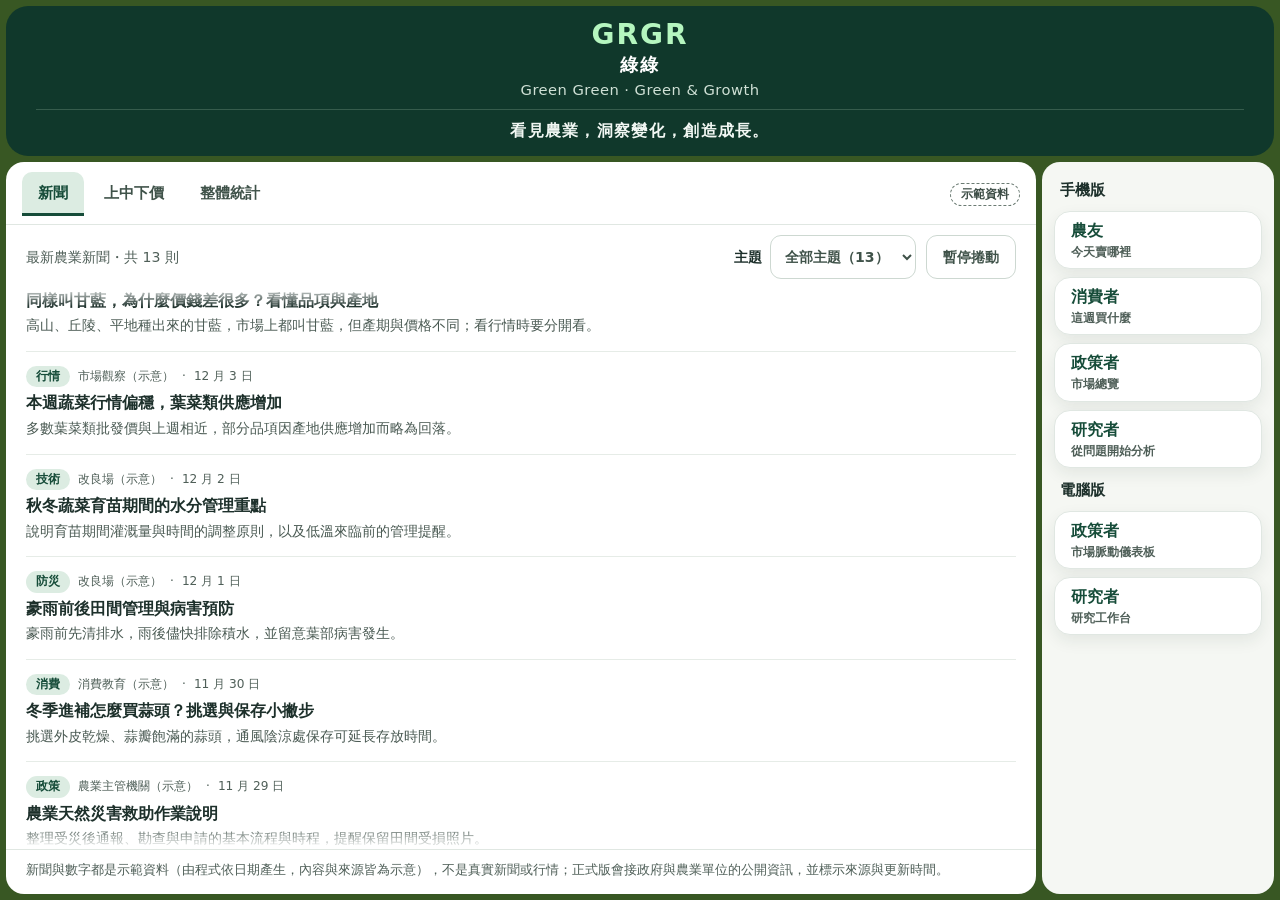
<file: index.html>
<!doctype html>
<html lang="zh-Hant-TW">
<head>
<meta charset="utf-8">
<meta name="viewport" content="width=device-width,initial-scale=1">
<meta name="theme-color" content="#10382b">
<title>GRGR 綠綠｜入口</title>
<link rel="icon" href="data:image/svg+xml,%3Csvg xmlns='http://www.w3.org/2000/svg' viewBox='0 0 64 64'%3E%3Crect width='64' height='64' rx='14' fill='%23164c39'/%3E%3Ctext x='32' y='28' text-anchor='middle' font-family='sans-serif' font-weight='800' font-size='22' fill='white'%3EGR%3C/text%3E%3Ctext x='32' y='51' text-anchor='middle' font-family='sans-serif' font-weight='800' font-size='22' fill='white'%3EGR%3C/text%3E%3C/svg%3E">
<style>
 :root{--hero:#10382b;--olive:#385723;--lime:#b5f6bf;--ink:#1d302b;--muted:#4f5f58;--card:#164c39;--paper:#f5f7f3;--line:#e0e7e2;--up:#a8483c;--down:#25664a}
 *{box-sizing:border-box}
 html,body{margin:0}
 body{background:var(--olive);color:var(--ink);font:15px/1.6 Inter,"Noto Sans TC","PingFang TC","Microsoft JhengHei",system-ui,sans-serif;min-height:100vh;display:flex;flex-direction:column}
 .hero{margin:6px 6px 0;padding:12px 24px 12px;background:var(--hero);border-radius:22px;text-align:center;color:#fff}
 .hero h1{margin:0;line-height:1.2}
 .hero .g{display:block;font-size:1.75rem;font-weight:800;letter-spacing:.07em;color:var(--lime)}
 .hero .zh{display:block;margin-top:2px;font-size:1.15rem;font-weight:800;color:#fff;letter-spacing:.12em}
 .hero .en{margin:2px 0 0;font-size:.92rem;letter-spacing:.03em;color:#cfe0d5}
 .hero hr{height:0;border:0;border-top:1px solid #365c4c;margin:8px 6px 8px}
 .hero .slogan{margin:0;font-size:1.02rem;font-weight:600;letter-spacing:.08em;color:#f1f7f3}
 .stage{flex:1;min-height:0;display:grid;grid-template-columns:minmax(0,1fr) 232px;gap:6px;padding:6px}
 .pane{display:flex;flex-direction:column;min-height:0;background:#fff;border-radius:18px;overflow:hidden}
 .pane-hd{display:flex;align-items:center;gap:8px 12px;flex-wrap:wrap;padding:10px 16px 8px;border-bottom:1px solid var(--line)}
 .tabs{display:flex;gap:4px;flex-wrap:wrap}
 [role=tab]{min-height:44px;padding:0 16px;border:0;border-bottom:3px solid transparent;border-radius:10px 10px 0 0;background:transparent;color:#3f5249;font:inherit;font-size:.95rem;font-weight:700;cursor:pointer}
 [role=tab]:hover{background:#eef5ef}
 [role=tab][aria-selected=true]{background:#dcece2;color:var(--card);border-bottom-color:var(--card)}
 .sim{margin-left:auto;padding:1px 10px;border:1px dashed #6b7b73;border-radius:99px;font-size:.76rem;font-weight:700;color:#3d4d46;white-space:nowrap}
 .panel{flex:1;min-height:0;display:flex;flex-direction:column}
 .panel[hidden]{display:none}
 .bar{display:flex;align-items:center;gap:8px 14px;flex-wrap:wrap;padding:10px 20px 6px;font-size:.88rem;color:var(--muted)}
 .bar .sp{margin-left:auto}
 .bar-r{margin-left:auto;display:flex;align-items:center;gap:8px 10px;flex-wrap:wrap}
 .btn,select{min-height:44px;border:1px solid #cdd8d1;border-radius:11px;background:#fff;color:#3f5249;font:inherit;font-size:.88rem;font-weight:700}
 .btn{padding:0 16px;cursor:pointer}
 .btn:hover{background:#f3f7f3}
 select{padding:0 10px;min-width:120px}
 label.sel{display:inline-flex;align-items:center;gap:8px;font-weight:700;color:var(--ink)}
 .ticker{flex:1;min-height:0;overflow-y:auto;scrollbar-width:thin;padding:0 20px;-webkit-mask-image:linear-gradient(transparent,#000 22px,#000 calc(100% - 22px),transparent);mask-image:linear-gradient(transparent,#000 22px,#000 calc(100% - 22px),transparent)}
 .ticker.manual{-webkit-mask-image:none;mask-image:none}
 .news{list-style:none;margin:0;padding:0}
 .news li{padding:14px 0;border-bottom:1px solid #e6ece7}
 .news .meta{display:flex;flex-wrap:wrap;align-items:center;gap:4px 8px;font-size:.76rem;color:var(--muted)}
 .news .ty{padding:1px 10px;border-radius:99px;background:#dcece2;color:#164c39;font-weight:800}
 .news h3{margin:4px 0 2px;font-size:1.02rem;line-height:1.45}
 .news p{margin:0;font-size:.88rem;color:#4a5a53}
 .wrap{flex:1;min-height:0;overflow:auto;padding:0 20px 14px}
 .note{margin:0 20px 8px;padding:8px 12px;border-radius:11px;background:#f6eed9;color:#5b4310;font-size:.86rem}
 table{width:100%;border-collapse:separate;border-spacing:0;font-size:.95rem}
 caption{text-align:left;padding:2px 0 8px;font-size:.82rem;color:var(--muted)}
 th,td{padding:9px 10px;text-align:right;border-bottom:1px solid #e6ece7;font-variant-numeric:tabular-nums}
 th:first-child,td:first-child,th.l,td.l{text-align:left}
 thead th{position:sticky;top:0;background:var(--card);color:#fff;font-weight:800;border-bottom:0;z-index:1}
 thead th:first-child{border-top-left-radius:10px}
 thead th:last-child{border-top-right-radius:10px}
 tbody tr:nth-child(even) td,tbody tr:nth-child(even) th{background:#f5f8f4}
 tbody th{font-weight:800;color:var(--card);background:#fff}
 td.k{font-weight:800}
 .sub{display:block;font-size:.76rem;font-weight:700;color:var(--muted)}
 .up{color:var(--up)}.down{color:var(--down)}
 .sum{margin:14px 0 0;padding:12px 14px;border-radius:12px;background:#eef5ef;font-size:.92rem}
 .sum b{display:block;margin-bottom:4px;color:var(--card)}
 .sum p{margin:0 0 4px}
 .pane-ft{margin:0;padding:10px 20px 14px;border-top:1px solid var(--line);font-size:.8rem;color:var(--muted)}
 .side{background:var(--paper);border-radius:18px;padding:12px 12px 4px;overflow:auto}
 .side h2{margin:4px 6px 8px;font-size:.95rem}
 .side h2:not(:first-child){margin-top:10px}
 a.card{display:flex;flex-direction:column;justify-content:center;gap:1px;min-height:56px;margin-bottom:8px;padding:8px 16px;line-height:1.4;background:#fff;border:1px solid var(--line);border-radius:16px;box-shadow:0 6px 16px rgba(24,48,36,.08);color:var(--card);text-decoration:none}
 a.card b{font-size:.98rem}
 a.card small{font-size:.78rem;font-weight:700;color:var(--muted)}
 a.card:hover{background:#eef5ef;border-color:#9fc4ae}
 a:focus-visible,button:focus-visible,select:focus-visible,.ticker:focus-visible,.wrap:focus-visible{outline:3px solid #1b5fd0;outline-offset:2px}
 @media (min-width:761px){body{height:100vh}}
 @media (max-width:760px){
  .stage{grid-template-columns:1fr}
  .side{order:-1;display:grid;grid-template-columns:1fr 1fr;gap:8px 10px;padding-bottom:12px}
  .side nav{display:contents}
  .side h2{grid-column:1/-1}
  a.card{margin-bottom:0}
  .pane{min-height:430px}
  .ticker,.wrap{height:340px;flex:none}
  .tabs{width:100%}
  [role=tab]{flex:1;padding:0 6px}
  .sim{margin-left:0}
  .hero .g{font-size:1.5rem}
  .bar{padding:10px 14px 6px}
  .ticker,.wrap{padding-left:14px;padding-right:14px}
  .note{margin:0 14px 8px}
  th,td{padding:8px 6px}
  th:first-child{white-space:nowrap}
  .bar .sp{margin-left:0}
  .lbl{position:absolute;width:1px;height:1px;overflow:hidden;clip:rect(0 0 0 0);white-space:nowrap}
 }
 @media (prefers-reduced-motion:reduce){#tkbtn{display:none}}
</style>
</head>
<body>
<header class="hero">
 <h1><span class="g">GRGR</span><span class="zh">綠綠</span></h1>
 <p class="en">Green Green · Green &amp; Growth</p>
 <hr>
 <p class="slogan">看見農業，洞察變化，創造成長。</p>
</header>
<div class="stage">
 <main class="pane" aria-label="農業資訊">
  <div class="pane-hd">
   <div class="tabs" role="tablist" aria-label="資訊分頁">
    <button type="button" role="tab" id="t-news" aria-controls="p-news" aria-selected="true">新聞</button>
    <button type="button" role="tab" id="t-quote" aria-controls="p-quote" aria-selected="false" tabindex="-1">上中下價</button>
    <button type="button" role="tab" id="t-stat" aria-controls="p-stat" aria-selected="false" tabindex="-1">整體統計</button>
   </div>
   <span class="sim">示範資料</span>
  </div>

  <section class="panel" id="p-news" role="tabpanel" aria-labelledby="t-news">
   <div class="bar"><span id="ncount" role="status">最新農業新聞</span><div class="bar-r"><label class="sel"><span>主題</span><select id="ntopic" aria-label="新聞主題" aria-controls="news"></select></label><button type="button" class="btn" id="tkbtn">暫停捲動</button></div></div>
   <div class="ticker" id="ticker" tabindex="0" role="region" aria-label="新聞列表（會自動向上捲動，可按暫停鍵停止，也可以用滑鼠或鍵盤自己捲動）">
    <ol class="news" id="news"></ol>
   </div>
  </section>

  <section class="panel" id="p-quote" role="tabpanel" aria-labelledby="t-quote" hidden>
   <div class="bar"><label class="sel"><span>市場</span><select id="mk" aria-label="選擇市場"></select></label><span class="sp" id="qdate"></span></div>
   <p class="note" id="qnote" hidden></p>
   <div class="wrap" id="qwrap" tabindex="0" role="region" aria-label="各品名上中下價表格，可捲動">
    <table id="qtbl"><caption>各品名、品種的上價、中價、下價（單位：元／公斤）</caption>
     <thead><tr><th scope="col">品名</th><th scope="col" class="l">品種</th><th scope="col">上價</th><th scope="col">中價</th><th scope="col">下價</th></tr></thead>
     <tbody id="qbody"></tbody></table>
   </div>
  </section>

  <section class="panel" id="p-stat" role="tabpanel" aria-labelledby="t-stat" hidden>
   <div class="bar"><span id="sdate"></span><span class="sp">單位：交易量＝公噸；平均價＝元／公斤</span></div>
   <div class="wrap" id="swrap" tabindex="0" role="region" aria-label="整體統計，可捲動">
    <table id="stbl"><caption>全部示範市場合計，依品類統計（平均價依交易量加權；▲▼ 為較昨日的變動）</caption>
     <thead><tr><th scope="col">統計項目</th><th scope="col">葉菜類</th><th scope="col">辛香根莖</th><th scope="col">雜糧與筍</th></tr></thead>
     <tbody id="sbody"></tbody></table>
    <div class="sum" id="ssum"></div>
   </div>
  </section>

  <p class="pane-ft">新聞與數字都是示範資料（由程式依日期產生，內容與來源皆為示意），不是真實新聞或行情；正式版會接政府與農業單位的公開資訊，並標示來源與更新時間。</p>
 </main>
 <aside class="side" aria-label="選擇版本">
  <nav>
   <h2>手機版</h2>
   <a class="card" href="手機版_農友/index.html"><b>農友</b><small>今天賣哪裡</small></a>
   <a class="card" href="手機版_消費者/index.html"><b>消費者</b><small>這週買什麼</small></a>
   <a class="card" href="手機版_政策者/index.html"><b>政策者</b><small>市場總覽</small></a>
   <a class="card" href="手機版_研究者/index.html"><b>研究者</b><small>從問題開始分析</small></a>
   <h2>電腦版</h2>
   <a class="card" href="電腦版_政策者/index.html"><b>政策者</b><small>市場脈動儀表板</small></a>
   <a class="card" href="電腦版_研究者/index.html"><b>研究者</b><small>研究工作台</small></a>
  </nav>
 </aside>
</div>
<noscript><p style="margin:0;padding:12px 20px;background:#fff">新聞與行情區需要開啟瀏覽器的 JavaScript 才會顯示；右邊的版本連結不受影響。</p></noscript>

<!-- 示範資料與計算（與六個版本用的是同一份，所以數字會對得上；不會讀取任何外部資料） -->
<script>
'use strict';
/* =====================================================================
   農業資訊平台 示範版 —— 全部數字皆為「可重現的模擬資料」（以作物/市場/日期做種子）
   ===================================================================== */
const $ = (s, r = document) => r.querySelector(s);
const $$ = (s, r = document) => Array.from(r.querySelectorAll(s));
const esc = s => String(s).replace(/[&<>"']/g, c => ({ '&': '&amp;', '<': '&lt;', '>': '&gt;', '"': '&quot;', "'": '&#39;' }[c]));
const DAY = 86400000;
const NOW = new Date();
const TODAY = new Date(NOW.getFullYear(), NOW.getMonth(), NOW.getDate());
const dnOf = d => Math.round(Date.UTC(d.getFullYear(), d.getMonth(), d.getDate()) / DAY);
const dateOf = dn => { const d = new Date(dn * DAY); return new Date(d.getUTCFullYear(), d.getUTCMonth(), d.getUTCDate()); };
const TODAY_DN = dnOf(TODAY);
const WD = ['日', '一', '二', '三', '四', '五', '六'];
const pad = n => String(n).padStart(2, '0');
const roc = y => y - 1911;
const fmtRoc = d => `${roc(d.getFullYear())}/${pad(d.getMonth() + 1)}/${pad(d.getDate())}`;
const fmtMD = d => `${d.getMonth() + 1}/${d.getDate()}`;
const fmtHM = d => `${pad(d.getHours())}:${pad(d.getMinutes())}`;
const fmtDT = d => `${pad(d.getMonth() + 1)}/${pad(d.getDate())} ${fmtHM(d)}`;
const f1 = v => (Math.round(v * 10) / 10).toFixed(1);
const fi = v => Math.round(v).toLocaleString('en-US');
const pct = (v, d = 1) => (v * 100).toFixed(d) + '%';
const memo = new Map();
const memoize = (k, f) => { if (!memo.has(k)) memo.set(k, f()); return memo.get(k); };

function hash() {
  let h = 2166136261 >>> 0;
  for (let k = 0; k < arguments.length; k++) {
    const s = String(arguments[k]);
    for (let i = 0; i < s.length; i++) { h ^= s.charCodeAt(i); h = Math.imul(h, 16777619); }
    h ^= 0x9e; h = Math.imul(h, 16777619);
  }
  h ^= h >>> 15; h = Math.imul(h, 0x2c1b3c6d); h ^= h >>> 12; h = Math.imul(h, 0x297a2d39); h ^= h >>> 15;
  return (h >>> 0) / 4294967296;
}
const vnoise = (key, x) => { const i = Math.floor(x), f = x - i, t = f * f * (3 - 2 * f); const a = hash(key, i), b = hash(key, i + 1); return a + (b - a) * t; };

/* ---------- 身分 ---------- */
const IDS = [
  { id: 'farmer', label: '我是農友', short: '農友' },
  { id: 'buyer', label: '我來買菜', short: '消費者' },
  { id: 'policy', label: '我做政策', short: '政策' },
  { id: 'researcher', label: '我做研究', short: '研究者' },
];
const ID_BY = Object.fromEntries(IDS.map(i => [i.id, i]));
const DENS = [{ id: 'simple', label: '簡易' }, { id: 'focus', label: '重點' }, { id: 'pro', label: '專業' }];
const DENS_NAME = { simple: '簡易', focus: '重點加細節', pro: '專業' };
const DENS_OF_ID = { farmer: 'simple', buyer: 'simple', policy: 'focus', researcher: 'pro' };

/* ---------- 作物、市場 ---------- */
const CROPS = [
  { id: 'garlic', name: '蒜頭', code: 'SA1', base: 62, amp: .26, ph: .9, vol: 36000 },
  { id: 'cabbage', name: '甘藍', code: 'LA1', base: 15, amp: .42, ph: 2.1, vol: 160000 },
  { id: 'napa', name: '結球白菜', code: 'LB1', base: 12, amp: .40, ph: 3.0, vol: 140000 },
  { id: 'peanut', name: '花生', code: 'SB1', base: 56, amp: .14, ph: 1.6, vol: 30000 },
  { id: 'lettuce', name: '萵苣', code: 'LC1', base: 22, amp: .38, ph: 4.0, vol: 70000 },
  { id: 'bamboo', name: '竹筍', code: 'XB1', base: 44, amp: .30, ph: 5.2, vol: 52000 },
];
const CROP = Object.fromEntries(CROPS.map(c => [c.id, c]));
const MARKETS = [
  { id: 'tp1', name: '台北一', size: 1.0 },
  { id: 'tp2', name: '台北二', size: .9 },
  { id: 'bq', name: '板橋區', size: .7 },
  { id: 'tc', name: '台中市', size: .8 },
  { id: 'xl', name: '西螺鎮', size: 1.2 },
  { id: 'xh', name: '溪湖鎮', size: .6 },
  { id: 'ks', name: '高雄市', size: .9 },
];
const MK = Object.fromEntries(MARKETS.map(m => [m.id, m]));
const MKT_OF = { '臺北市': 'tp1', '新北市': 'bq', '基隆市': 'tp2', '桃園市': 'tp2', '新竹市': 'tp2', '新竹縣': 'tp2', '宜蘭縣': 'tp2', '花蓮縣': 'tp2', '連江縣': 'tp2',
  '苗栗縣': 'tc', '臺中市': 'tc', '南投縣': 'tc', '彰化縣': 'xh', '雲林縣': 'xl', '嘉義市': 'xl', '嘉義縣': 'xl',
  '臺南市': 'ks', '高雄市': 'ks', '屏東縣': 'ks', '臺東縣': 'ks', '澎湖縣': 'ks', '金門縣': 'ks' };

/* ---------- 示範突發事件（虛構情境） ----------
   用來示範「突然出事、要被質詢時，畫面怎麼幫忙」：西螺鎮（雲林縣）的甘藍，近 7 日價格逐日走低、交易量增加。
   事件永遠以「今天」為終點，所以不論哪天開啟都看得到；可在設定的「示範用開關」關閉。
   因為是寫在最底層的價格與交易量，所以所有頁面、入口頁看到的數字都一致。 */
const EVT = { on: true, crop: 'cabbage', market: 'xl', ramp: 7, drop: .30, volUp: .40 };
function evtRamp(c, m, dn) {   // 0＝事件開始前，1＝今天；不是事件對象就一律 0
  if (!EVT.on || c.id !== EVT.crop || m.id !== EVT.market) return 0;
  return Math.max(0, Math.min(1, (dn - (TODAY_DN - EVT.ramp)) / EVT.ramp));
}
function seasonal(c, dn) { const doy = ((dn % 365) + 365) % 365; return 1 + c.amp * Math.sin(2 * Math.PI * doy / 365 + c.ph); }
function avgPrice(c, m, dn) {
  const trend = (vnoise(c.id + 't', dn / 9) - .5) * .34;
  const mk = 1 + (hash(c.id, m.id) - .5) * .14;
  const d = (hash(c.id, m.id, dn) - .5) * .05;
  return Math.max(3, c.base * seasonal(c, dn) * (1 + trend) * mk * (1 + d) * (1 - EVT.drop * evtRamp(c, m, dn)));
}
function volDay(c, m, dn) {
  const n = (vnoise(c.id + 'v', dn / 5) - .5) * .5;
  return Math.round(c.vol * m.size * (1 + n) * (1 + (hash(c.id, m.id, dn, 'v') - .5) * .2) * (1 + EVT.volUp * evtRamp(c, m, dn)) / 10) * 10;
}
function quote(c, m, dn) {
  const a = avgPrice(c, m, dn), p = avgPrice(c, m, dn - 1);
  const sp = .09 + hash(c.id, m.id, dn, 's') * .06;
  return { avg: +f1(a), hi: +f1(a * (1 + sp)), lo: +f1(a * (1 - sp)), mid: +f1(a * (1 + (hash(c.id, m.id, dn, 'm') - .5) * .03)),
    vol: volDay(c, m, dn), prev: +f1(p), chg: (a - p) / p, dn };
}
const totalVol = (c, dn) => MARKETS.reduce((s, m) => s + volDay(c, m, dn), 0);
function series(c, m, days, endDn) { const o = []; for (let i = days - 1; i >= 0; i--) o.push(+f1(avgPrice(c, m, endDn - i))); return o; }
function farmGate(c, dn) { // 產地查報價（每週）
  const wk = Math.floor(dn / 7) * 7; const m = MK.xl;
  return +f1(avgPrice(c, m, wk) * (0.66 + hash(c.id, wk, 'fg') * .1));
}
function trendText(vals) {
  const n = vals.length, a = vals.slice(0, n >> 1), b = vals.slice(n >> 1);
  const avg = x => x.reduce((s, v) => s + v, 0) / x.length;
  const mid = Math.floor(n / 2);
  const d1 = (vals[mid] - vals[0]) / vals[0], d2 = (vals[n - 1] - vals[mid]) / vals[mid];
  const T = .02;
  if (Math.abs(d1) < T && Math.abs(d2) < T) return '大致持平';
  if (d1 >= T && d2 >= T) return '持續上漲';
  if (d1 <= -T && d2 <= -T) return '持續下跌';
  if (d1 >= T && d2 < T) return d2 <= -T ? '先漲後跌' : '先漲後持平';
  if (d1 <= -T && d2 > -T) return d2 >= T ? '先跌後漲' : '先跌後持平';
  return d2 >= T ? '前段持平、後段上漲' : '前段持平、後段下跌';
}

/* ---------- 旬（上旬1–10、中旬11–20、下旬21–月底） ---------- */
const dekadLabel = i => `${Math.floor(i / 3) + 1}月${['上', '中', '下'][i % 3]}旬`;
const curDekad = () => TODAY.getMonth() * 3 + (TODAY.getDate() <= 10 ? 0 : TODAY.getDate() <= 20 ? 1 : 2);
function dekadAgg(c, m, year) {
  return memoize(`dk|${c.id}|${m.id}|${year}`, () => {
    const price = [], vol = [];
    for (let k = 0; k < 36; k++) {
      const mo = Math.floor(k / 3), part = k % 3;
      const d0 = part === 0 ? 1 : part === 1 ? 11 : 21;
      const d1 = part === 2 ? new Date(year, mo + 1, 0).getDate() : d0 + 9;
      let sp = 0, sv = 0, n = 0;
      for (let d = d0; d <= d1; d++) {
        const dn = dnOf(new Date(year, mo, d)); if (dn > TODAY_DN) break;
        sp += avgPrice(c, m, dn); sv += volDay(c, m, dn); n++;
      }
      price.push(n ? +f1(sp / n) : null); vol.push(n ? Math.round(sv / n / 10) * 10 : null);
    }
    return { price, vol };
  });
}
function monthVol(c, year) { // 全市場 平均每日交易量（公噸）
  return memoize(`mv|${c.id}|${year}`, () => {
    const o = [];
    for (let mo = 0; mo < 12; mo++) {
      let s = 0, n = 0; const last = new Date(year, mo + 1, 0).getDate();
      for (let d = 1; d <= last; d++) { const dn = dnOf(new Date(year, mo, d)); if (dn > TODAY_DN) break; s += totalVol(c, dn); n++; }
      o.push(n ? +(s / n / 1000).toFixed(1) : null);
    }
    return o;
  });
}

/* ---------- 地區、面積、特色作物 ---------- */
const COUNTIES = ['臺北市', '新北市', '桃園市', '臺中市', '臺南市', '高雄市', '基隆市', '新竹市', '嘉義市', '新竹縣', '苗栗縣', '彰化縣', '南投縣', '雲林縣', '嘉義縣', '屏東縣', '宜蘭縣', '花蓮縣', '臺東縣', '澎湖縣', '金門縣', '連江縣'];
const TOWNS_YL = ['斗六市', '斗南鎮', '虎尾鎮', '西螺鎮', '土庫鎮', '北港鎮', '古坑鄉', '大埤鄉', '莿桐鄉', '林內鄉', '二崙鄉', '崙背鄉', '麥寮鄉', '東勢鄉', '褒忠鄉', '臺西鄉', '元長鄉', '四湖鄉', '口湖鄉', '水林鄉'];
const isPilot = r => r === '雲林縣';
const EXT = [...CROPS.map(c => ({ id: c.id, name: c.name })), { id: 'rice', name: '稻米' }, { id: 'corn', name: '玉米' }, { id: 'onion', name: '洋蔥' },
  { id: 'tea', name: '茶' }, { id: 'citrus', name: '柑橘' }, { id: 'melon', name: '西瓜' }, { id: 'banana', name: '香蕉' }, { id: 'mango', name: '芒果' }];
const EXT_NAME = Object.fromEntries(EXT.map(c => [c.id, c.name]));
const NAT_HA = { garlic: 2900, cabbage: 7400, napa: 5600, peanut: 19500, lettuce: 3300, bamboo: 12500, rice: 262000, corn: 11800, onion: 1900, tea: 11500, citrus: 14500, melon: 9800, banana: 9300, mango: 16000 };
const AW = {
  garlic: { '雲林縣': .55, '彰化縣': .12, '嘉義縣': .09, '臺南市': .08 },
  cabbage: { '雲林縣': .22, '彰化縣': .15, '嘉義縣': .08, '臺中市': .08, '屏東縣': .07 },
  napa: { '雲林縣': .33, '彰化縣': .18, '嘉義縣': .10, '臺南市': .08 },
  peanut: { '雲林縣': .38, '彰化縣': .12, '嘉義縣': .12, '臺南市': .10, '屏東縣': .08 },
  lettuce: { '彰化縣': .32, '雲林縣': .20, '嘉義縣': .08, '臺中市': .06, '屏東縣': .06 },
  bamboo: { '南投縣': .22, '嘉義縣': .15, '新北市': .12, '屏東縣': .08, '雲林縣': .06, '彰化縣': .04 },
  rice: { '雲林縣': .14, '臺南市': .12, '花蓮縣': .11, '嘉義縣': .10, '彰化縣': .09, '臺東縣': .07, '屏東縣': .06 },
  corn: { '雲林縣': .25, '臺南市': .14, '嘉義縣': .10, '彰化縣': .08, '屏東縣': .08 },
  onion: { '屏東縣': .86 },
  tea: { '南投縣': .35, '嘉義縣': .20, '新北市': .10, '桃園市': .08, '新竹縣': .06 },
  citrus: { '苗栗縣': .14, '南投縣': .13, '臺中市': .10, '嘉義縣': .10, '花蓮縣': .06, '新北市': .05 },
  melon: { '雲林縣': .22, '彰化縣': .12, '臺南市': .12, '屏東縣': .10, '嘉義縣': .10 },
  banana: { '屏東縣': .38, '高雄市': .26, '臺中市': .08, '南投縣': .06 },
  mango: { '臺南市': .30, '屏東縣': .24, '高雄市': .20, '嘉義縣': .06, '臺東縣': .05 },
};
const STAT_YEAR = TODAY.getFullYear() - 1;
const CROPLAND = { '雲林縣': 150000, '彰化縣': 105000, '臺南市': 120000, '嘉義縣': 90000, '屏東縣': 100000, '臺中市': 70000, '南投縣': 60000, '花蓮縣': 45000, '臺東縣': 48000, '高雄市': 60000, '苗栗縣': 42000, '桃園市': 35000, '宜蘭縣': 32000, '新北市': 20000, '新竹縣': 20000 };
const cropland = c => CROPLAND[c] || Math.round(3000 + hash(c, 'cl') * 14000);
function areaW(crop) {
  return memoize('aw' + crop, () => {
    const spec = AW[crop]; const out = {}; let sum = 0;
    for (const k in spec) { out[k] = spec[k]; sum += spec[k]; }
    const rest = COUNTIES.filter(c => !(c in spec)); const hs = rest.map(c => .2 + hash(crop, c, 'w')); const hsum = hs.reduce((a, b) => a + b, 0);
    rest.forEach((c, i) => { out[c] = (1 - sum) * hs[i] / hsum; });
    return out;
  });
}
function areaHa(crop, county, year) {
  const w = areaW(crop)[county]; const dir = (hash(crop, 'dir') - .42) * .12;
  return Math.round(NAT_HA[crop] * w * (1 + dir * (year - STAT_YEAR) + (hash(crop, county, year) - .5) * .05));
}
const natHa = (crop, year = STAT_YEAR) => memoize(`nh|${crop}|${year}`, () => COUNTIES.reduce((s, c) => s + areaHa(crop, c, year), 0));
const T = { nat: .30, cty: .10, loc: .08 }; // 門檻僅為示意
function specialCrops(county) {
  return memoize('sp' + county, () => {
    const rows = EXT.map(c => { const ha = areaHa(c.id, county, STAT_YEAR); return { id: c.id, name: c.name, ha, ns: ha / natHa(c.id), cs: ha / cropland(county) }; });
    const pro = [], key = [], loc = [];
    rows.slice().sort((a, b) => b.ns - a.ns).forEach(r => { if (r.ns >= T.nat) pro.push(r); else if (r.cs >= T.cty) key.push(r); else if (r.ns >= T.loc) loc.push(r); });
    return { pro, key, loc, rows };
  });
}
function recommendCrops(county) {
  const sp = specialCrops(county);
  const order = [...sp.pro, ...sp.key, ...sp.loc].map(r => r.id).filter(id => CROP[id]);
  if (order.length) return order.slice(0, 4);
  return CROPS.map(c => ({ id: c.id, ha: areaHa(c.id, county, STAT_YEAR) })).sort((a, b) => b.ha - a.ha).slice(0, 2).map(r => r.id);
}
const townW = memoize('tw', () => { const hs = TOWNS_YL.map(t => .3 + hash(t, 'tw')); const s = hs.reduce((a, b) => a + b, 0); return hs.map(h => h / s); });
const townHa = (crop, i) => Math.round(areaHa(crop, '雲林縣', STAT_YEAR) * townW[i] * (.6 + hash(crop, i, 'tj') * .8));

/* ---------- 生產成本（元/公頃，名目金額，各項不加總） ---------- */
const COST_ITEMS = ['種苗（種子）', '肥料', '農藥', '人工', '機具', '其他'];
const COST_SCALE = { garlic: 1.6, cabbage: .9, napa: .85, peanut: .7, lettuce: 1.0, bamboo: 1.1 };
const costOf = crop => COST_ITEMS.map((n, i) => ({ name: n, v: Math.round([60000, 45000, 22000, 140000, 38000, 25000][i] * COST_SCALE[crop] * (.85 + hash(crop, n, 'c') * .3) / 100) * 100 }));

/* ---------- 天氣、警報 ---------- */
const MT = [16.5, 17, 19.5, 23, 26, 28, 29.5, 29.2, 28, 25, 22, 18];
const SEAT = { '雲林縣': '斗六', '臺北市': '臺北', '新北市': '板橋', '桃園市': '桃園', '臺中市': '臺中', '臺南市': '臺南', '高雄市': '高雄', '基隆市': '基隆', '新竹市': '新竹', '嘉義市': '嘉義', '新竹縣': '竹北', '苗栗縣': '苗栗', '彰化縣': '彰化', '南投縣': '南投', '嘉義縣': '太保', '屏東縣': '屏東', '宜蘭縣': '宜蘭', '花蓮縣': '花蓮', '臺東縣': '臺東', '澎湖縣': '馬公', '金門縣': '金門', '連江縣': '馬祖' };
const YL_STATIONS = ['斗六市', '斗南鎮', '虎尾鎮', '西螺鎮', '北港鎮', '古坑鄉', '麥寮鄉', '口湖鄉', '崙背鄉'];
function stationFor(region, town) {
  if (isPilot(region) && town) {
    if (YL_STATIONS.includes(town)) return { name: town.replace(/[市鎮鄉]$/, ''), km: +(1 + hash(town, 'km') * 7).toFixed(1) };
    return { name: '斗六', km: +(8 + hash(town, 'km') * 14).toFixed(1) };
  }
  return { name: SEAT[region] || region, km: +(2 + hash(region, 'km') * 10).toFixed(1) };
}
const ALERT_T = {
  rain: { name: '豪雨特報', lvl: 'warn', lvlName: '警戒', desc: '受鋒面影響，未來24小時局部地區有大雨或豪雨，請注意雷擊、強陣風及低窪地區積水。', crops: ['garlic', 'cabbage', 'napa', 'lettuce'], tip: '先檢查田邊排水溝是否暢通；已成熟的蔬菜可考慮提早採收。' },
  cold: { name: '低溫特報', lvl: 'info', lvlName: '注意', desc: '夜間至清晨平地最低溫可能降至12度以下，請注意農作物防寒。', crops: ['lettuce', 'bamboo', 'peanut'], tip: '幼苗可用不織布覆蓋；寒流來前避免施肥。' },
  wind: { name: '強風特報', lvl: 'info', lvlName: '注意', desc: '沿海空曠地區有強風，平均風力6級以上。', crops: ['bamboo', 'cabbage'], tip: '固定網室與設施棚架。' },
  heat: { name: '高溫資訊', lvl: 'info', lvlName: '注意', desc: '午後氣溫偏高，戶外作業請留意中暑。', crops: ['lettuce', 'cabbage'], tip: '調整到清晨與傍晚作業，並補充水分。' },
  typh: { name: '颱風海上警報', lvl: 'serious', lvlName: '嚴重', desc: '（示範用模擬警報）颱風外圍環流影響，未來24小時風雨明顯增強。', crops: ['garlic', 'cabbage', 'napa', 'peanut', 'lettuce', 'bamboo'], tip: '收穫可收的作物，加固設施，清理排水。' },
};
const STATUS_NAME = { active: '有效', updated: '已更新', cancelled: '已取消' };
let _alertCache = {};
function alertsFor(region) {
  const key = region + '|' + S.demo.extra;
  if (_alertCache[key]) return _alertCache[key];
  let specs;
  if (region === '雲林縣') specs = [['rain', 'updated'], ['cold', 'active'], ['wind', 'cancelled']];
  else { specs = []; for (const k of ['rain', 'cold', 'wind', 'heat']) if (hash(region, k, TODAY_DN) < .35) specs.push([k, hash(region, k, 'st') < .2 ? 'updated' : 'active']); }
  for (let i = 0; i < S.demo.extra; i++) specs.unshift(['typh', 'active', i]);
  const base = Math.floor(NOW.getTime() / 600000) * 600000;
  return _alertCache[key] = specs.map(([k, st, n]) => {
    const issued = new Date(base - (1.5 + hash(region, k, 'i') * 4) * 3600e3);
    const eff = new Date(issued.getTime() + (.5 + hash(region, k, 'e')) * 3600e3);
    const end = new Date(eff.getTime() + (8 + hash(region, k, 'n') * 20) * 3600e3);
    return { id: `${region}-${k}${n != null ? '-d' + n : ''}-${TODAY_DN}`, k, T: ALERT_T[k], status: st, issued, eff, end, n: n || 0 };
  });
}
const hasAlert = (region, k) => alertsFor(region).some(a => a.k === k && a.status !== 'cancelled');
function obsNow(region, town) {
  const k = region + (town || ''); const hr = NOW.getHours(); const wet = hasAlert(region, 'rain');
  const temp = MT[NOW.getMonth()] + Math.sin((hr - 9) / 24 * 2 * Math.PI) * 3.5 + (hash(k, TODAY_DN, 't') - .5) * 3;
  const r1 = wet ? +(hash(k, TODAY_DN, hr, 'r') * 14).toFixed(1) : (hash(k, TODAY_DN, hr, 'r') < .12 ? +(hash(k, hr, 'rr') * 2).toFixed(1) : 0);
  const r24 = wet ? Math.round(35 + hash(k, TODAY_DN, 'r24') * 70) : Math.round(hash(k, TODAY_DN, 'r24') * 4);
  return { temp, r1, r24, rh: Math.round(62 + hash(k, TODAY_DN, hr, 'h') * 28), wind: +(1.5 + hash(k, TODAY_DN, hr, 'w') * 5).toFixed(1), time: new Date(Math.floor(NOW.getTime() / 600000) * 600000) };
}
function forecast(region) {
  const wet = hasAlert(region, 'rain');
  return Array.from({ length: 7 }, (_, i) => {
    const dn = TODAY_DN + i; const base = MT[dateOf(dn).getMonth()];
    const hi = base + 3 + (hash(region, dn, 'hi') - .5) * 4 - (i < 2 && wet ? 2 : 0);
    const lo = hi - 5 - hash(region, dn, 'lo') * 3;
    let pop = Math.round(hash(region, dn, 'pop') * 6) * 10; if (wet && i < 2) pop = Math.max(pop, i ? 70 : 90);
    return { dn, date: dateOf(dn), hi, lo, pop, text: pop >= 70 ? '雨' : pop >= 40 ? '短暫陣雨' : pop >= 20 ? '多雲' : '晴時多雲' };
  });
}
const PEST = { garlic: ['薊馬', '誘蟲器平均隻數'], cabbage: ['小菜蛾', '誘蟲器平均隻數'], napa: ['小菜蛾', '誘蟲器平均隻數'], lettuce: ['斜紋夜蛾', '誘蟲器平均隻數'], peanut: ['斜紋夜蛾', '誘蟲器平均隻數'] };
const pestSeries = (crop, region) => Array.from({ length: 12 }, (_, i) => Math.round(2 + vnoise(crop + region, (i + TODAY_DN / 7) / 2.2) * 26));

/* ---------- 知識與新聞（示意） ---------- */
const KN = [
  { id: 1, t: '秋冬蔬菜育苗期間的水分管理重點', u: '改良場（示意）', type: '技術', aud: ['farmer', 'researcher'], off: 2, s: '說明育苗期間灌溉量與時間的調整原則，以及低溫來臨前的管理提醒。' },
  { id: 2, t: '本週蔬菜行情偏穩，葉菜類供應增加', u: '市場觀察（示意）', type: '行情', aud: ['farmer', 'buyer'], off: 1, s: '多數葉菜類批發價與上週相近，部分品項因產地供應增加而略為回落。' },
  { id: 3, t: '冬季進補怎麼買蒜頭？挑選與保存小撇步', u: '消費教育（示意）', type: '消費', aud: ['buyer'], off: 4, s: '挑選外皮乾燥、蒜瓣飽滿的蒜頭，通風陰涼處保存可延長存放時間。' },
  { id: 4, t: '農業天然災害救助作業說明', u: '農業主管機關（示意）', type: '政策', aud: ['farmer', 'policy'], off: 5, s: '整理受災後通報、勘查與申請的基本流程與時程，提醒保留田間受損照片。' },
  { id: 5, t: '各縣市特色作物盤點方法說明', u: '研究單位（示意）', type: '研究', aud: ['policy', 'researcher'], off: 6, s: '以全國占比與縣內占比分類，說明門檻設定的考量與限制。' },
  { id: 6, t: '近五年蒜頭種植面積變動分析', u: '研究單位（示意）', type: '研究', aud: ['policy', 'researcher'], off: 8, s: '比較主要產區近五年面積變動，並說明資料落後一年的限制。' },
  { id: 7, t: '豪雨前後田間管理與病害預防', u: '改良場（示意）', type: '防災', aud: ['farmer'], off: 3, s: '豪雨前先清排水，雨後儘快排除積水，並留意葉部病害發生。' },
  { id: 8, t: '寒流來襲 蔬果保鮮與儲存建議', u: '消費教育（示意）', type: '消費', aud: ['buyer'], off: 7, s: '葉菜類以濕紙巾包覆、冷藏直立存放，可延長新鮮度。' },
  { id: 9, t: '農產品產銷履歷標章怎麼看', u: '消費教育（示意）', type: '消費', aud: ['buyer', 'farmer'], off: 9, s: '認識標章樣式與查詢方式，購買時可掃碼了解生產資訊。' },
  { id: 10, t: '使用農業統計資料的注意事項：成交量不等於收成量', u: '研究單位（示意）', type: '研究', aud: ['policy', 'researcher'], off: 10, s: '市場成交量只反映經過批發市場的部分，不能直接當作產量。' },
  { id: 11, t: '友善耕作補助申請時程提醒', u: '縣政府農業處（示意）', type: '政策', aud: ['farmer', 'policy'], off: 12, s: '提醒申請期間、應備文件與常見退件原因。' },
  { id: 13, t: '同樣叫甘藍，為什麼價錢差很多？看懂品項與產地', u: '市場觀察（示意）', type: '技術', aud: ['farmer', 'buyer', 'researcher'], off: 0, s: '高山、丘陵、平地種出來的甘藍，市場上都叫甘藍，但產期與價格不同；看行情時要分開看。' },
  { id: 12, t: '雲林縣特色作物產銷班交流活動', u: '縣政府農業處（示意）', type: '活動', aud: ['farmer', 'policy'], off: 14, s: '邀請產銷班員交流蒜頭、花生等作物的經驗，並介紹最新補助。' },
];

/* =====================================================================
   品項細分（示意）：同一個「作物名」底下，其實有不同產地、品種，另外進口要獨立
   總價＝各細項依交易量加權平均；進口不併入國產總價
   ===================================================================== */
const VARIANTS = {
  cabbage: [
    { k: '1', name: '平地甘藍', short: '平地', area: '平地', f: .80, w: .50, a: .18, pk: 15 },
    { k: '2', name: '丘陵甘藍', short: '丘陵', area: '丘陵', f: 1.00, w: .22, a: .25, pk: 330 },
    { k: '3', name: '高山甘藍', short: '高山', area: '高山（高冷地）', f: 1.50, w: .28, a: .60, pk: 200 },
  ],
  napa: [
    { k: '1', name: '平地結球白菜', short: '平地', area: '平地', f: .86, w: .62, a: .12, pk: 20 },
    { k: '2', name: '高山結球白菜', short: '高山', area: '高山（高冷地）', f: 1.38, w: .38, a: .55, pk: 200 },
  ],
  garlic: [
    { k: '1', name: '蒜球（帶皮）', short: '蒜球', area: '國產', f: .94, w: .70, a: .10, pk: 150 },
    { k: '2', name: '蒜仁（去皮）', short: '蒜仁', area: '國產', f: 1.20, w: .30, a: .15, pk: 60 },
  ],
  bamboo: [
    { k: '1', name: '綠竹筍', short: '綠竹筍', area: '國產', f: 1.05, w: .45, a: .70, pk: 190 },
    { k: '2', name: '桂竹筍', short: '桂竹筍', area: '國產', f: .80, w: .25, a: .80, pk: 110 },
    { k: '3', name: '麻竹筍', short: '麻竹筍', area: '國產', f: 1.12, w: .30, a: .70, pk: 230 },
  ],
};
const IMPORTS = { garlic: { f: .70, w: .22 }, peanut: { f: .86, w: .16 } };
function variantMix(c, dn) {
  return memoize(`vm|${c.id}|${dn}`, () => {
    const vs = VARIANTS[c.id], doy = ((dn % 365) + 365) % 365;
    const ws = vs.map(v => v.w * (1 + v.a * Math.cos(2 * Math.PI * (doy - v.pk) / 365))), sw = ws.reduce((a, b) => a + b, 0), sh = ws.map(w => w / sw);
    const fs = vs.map(v => v.f * (1 + (vnoise(c.id + v.k + 'f', dn / 8) - .5) * .14) * (1 + (hash(c.id, v.k, dn, 'd') - .5) * .06)), norm = sh.reduce((s, x, i) => s + x * fs[i], 0);
    return vs.map((v, i) => ({ v, share: sh[i], f: fs[i] / norm }));
  });
}
function variantQuotes(c, m, dn) {
  if (!VARIANTS[c.id]) return [];
  const mix = variantMix(c, dn), prev = variantMix(c, dn - 1), a0 = avgPrice(c, m, dn), p0 = avgPrice(c, m, dn - 1), vol0 = volDay(c, m, dn);
  return mix.map((x, i) => {
    const price = a0 * x.f, pp = p0 * prev[i].f, sp = .08 + hash(c.id, m.id, dn, x.v.k) * .06;
    return { v: x.v, code: c.code + x.v.k, avg: +f1(price), hi: +f1(price * (1 + sp)), lo: +f1(price * (1 - sp)), mid: +f1(price * (1 + (hash(c.id, m.id, dn, x.v.k, 'm') - .5) * .03)),
      share: x.share, vol: Math.round(vol0 * x.share / 10) * 10, chg: (price - pp) / pp, rel: x.f - 1, slot: i };
  });
}
function importQuote(c, m, dn) {
  const im = IMPORTS[c.id]; if (!im) return null;
  const nz = d => 1 + (vnoise(c.id + 'imp', d / 7) - .5) * .12;
  const a = avgPrice(c, m, dn) * im.f * nz(dn), p = avgPrice(c, m, dn - 1) * im.f * nz(dn - 1), sp = .07 + hash(c.id, m.id, dn, 'imp') * .05;
  return { name: c.name + '（進口）', code: c.code + '9', avg: +f1(a), hi: +f1(a * (1 + sp)), lo: +f1(a * (1 - sp)), mid: +f1(a), vol: Math.round(volDay(c, m, dn) * im.w / 10) * 10, chg: (a - p) / p };
}

/* 共用計算：價格、面積／產量、今日提醒（所有版本都會用到） */
const SIZE_SUM = MARKETS.reduce((s, m) => s + m.size, 0);
const natPrice = (c, dn) => MARKETS.reduce((s, m) => s + avgPrice(c, m, dn) * m.size, 0) / SIZE_SUM;
const refPrice = c => memoize('ref' + c.id, () => { let s = 0, n = 0; for (let i = 0; i < 364; i += 7) { s += natPrice(c, TODAY_DN - i); n++; } return s / n; });
const idxC = (c, dn) => natPrice(c, dn) / refPrice(c) * 100;
const avgOver = (f, end, n) => { let s = 0; for (let i = 0; i < n; i++) s += f(end - i); return s / n; };
const mean = a => a.reduce((s, x) => s + x, 0) / a.length;
const sd = a => { const m = mean(a); return Math.sqrt(mean(a.map(x => (x - m) ** 2))); };

function signalRows() {
  return memoize('sg' + TODAY_DN, () => CROPS.map(c => {
    const now = avgOver(d => natPrice(c, d), TODAY_DN, 7), base = avgOver(d => natPrice(c, d), TODAY_DN - 7, 90);
    const v7 = avgOver(d => totalVol(c, d), TODAY_DN, 7), v28 = avgOver(d => totalVol(c, d), TODAY_DN - 7, 28);
    const dev = now / base - 1, dv = v7 / v28 - 1;
    const lvl = Math.abs(dev) >= .18 ? 'alert' : Math.abs(dev) >= .08 ? 'warn' : 'ok';
    const title = Math.abs(dev) < .03 ? `${c.name}價格接近近三個月均值` : dev > 0 ? `${c.name}價格高於近三個月均值` : `${c.name}價格低於近三個月均值`;
    const vtxt = dv >= .12 ? '，交易量回升' : dv <= -.12 ? '，交易量減少' : '';
    return { c, dev, dv, lvl, title, sub: `偏離 ${dev >= 0 ? '+' : '−'}${Math.abs(dev * 100).toFixed(1)}%${vtxt}` };
  }).sort((a, b) => Math.abs(b.dev) - Math.abs(a.dev)));
}
function marketRows(c) {
  return MARKETS.map(m => { const dn = tradeDn(m), q = quote(c, m, dn); return { m, q, closed: isClosed(m), dn }; });
}
function bestMarket(c) {
  const rows = marketRows(c).filter(r => !r.closed).sort((a, b) => b.q.avg - a.q.avg); return rows[0];
}
function cheapRows() {
  return memoize('ch' + TODAY_DN, () => signalRows().slice().sort((a, b) => a.dev - b.dev));
}
function priceSeries(c, m, range) {
  const end = tradeDn(m), step = range <= 30 ? 1 : range <= 90 ? 1 : 3, pts = Math.floor(range / step), x = [], a = [], all = [], ly = [];
  for (let j = pts - 1; j >= 0; j--) {
    const dn = end - j * step; x.push(fmtMD(dateOf(dn)));
    a.push(+f1(avgOver(d => avgPrice(c, m, d), dn, step)));
    all.push(+f1(avgOver(d => natPrice(c, d), dn, step)));
    ly.push(+f1(avgOver(d => avgPrice(c, m, d), dn - 365, step)));
  }
  return { x, a, all, ly };
}

const YPH = { garlic: 10500, cabbage: 31000, napa: 36000, peanut: 2600, lettuce: 21000, bamboo: 9000, rice: 6200, corn: 7500, onion: 38000, tea: 1500, citrus: 20000, melon: 28000, banana: 22000, mango: 9000 };
const prodT = (crop, county, year) => Math.round(areaHa(crop, county, year) * YPH[crop] * (.92 + hash(crop, county, year, 'y') * .16) / 1000);
const natProd = (crop, year = STAT_YEAR) => memoize(`np|${crop}|${year}`, () => COUNTIES.reduce((s, c) => s + prodT(crop, c, year), 0));
function countyRank(crop) {
  return memoize('cr' + crop, () => COUNTIES.map(c => ({ c, ha: areaHa(crop, c, STAT_YEAR), t: prodT(crop, c, STAT_YEAR) })).sort((a, b) => b.ha - a.ha).map((r, i) => (r.rank = i + 1, r)));
}
const STATS_CROPS = EXT;   // 面積頁可選全部 14 種

function dailyTip() {
  const al = alertsFor(S.region).filter(a => a.status !== 'cancelled');
  const fc = forecast(S.region)[0];
  if (al.length) { const a = al[0]; return { label: '今日小提醒', h: `${a.T.name}：${a.T.tip}`, p: `${a.T.desc} 天氣資訊僅供參考，請以所在地即時預報與主管機關公告為準。` }; }
  if (fc.pop >= 60) return { label: '今日小提醒', h: '午後降雨可能影響採收與運輸', p: '若預計今天採收，建議先確認田區排水與出貨安排。天氣資訊僅供參考，請以所在地即時預報為準。' };
  return { label: '今日小提醒', h: '天氣大致穩定，適合戶外作業', p: '中午前後氣溫較高時，請調整作業時間並補充水分。天氣資訊僅供參考，請以所在地即時預報為準。' };
}


/* 政策者專用計算：價格指數、市場訊號、區域供應 */
const GROUPS = [
  { id: 'leaf', name: '葉菜類', crops: ['cabbage', 'napa', 'lettuce'] },
  { id: 'root', name: '辛香根莖', crops: ['garlic'] },
  { id: 'misc', name: '雜糧與筍', crops: ['peanut', 'bamboo'] },
];
const VOLW = CROPS.reduce((s, c) => s + c.vol, 0);
const idxAllDay = dn => memoize('ia' + dn, () => CROPS.reduce((s, c) => s + idxC(c, dn) * c.vol, 0) / VOLW);
const idxGroup = (g, dn) => g.crops.reduce((s, id) => s + idxC(CROP[id], dn), 0) / g.crops.length;
const volAll = dn => memoize('va' + dn, () => CROPS.reduce((s, c) => s + totalVol(c, dn), 0) / 1000);   // 公噸／日
function policyKpis() {
  return memoize('pk' + TODAY_DN, () => {
    const i7 = avgOver(idxAllDay, TODAY_DN, 7), i7p = avgOver(idxAllDay, TODAY_DN - 7, 7);
    const v7 = avgOver(volAll, TODAY_DN, 7), v7p = avgOver(volAll, TODAY_DN - 7, 7);
    const a1 = CROPS.reduce((s, c) => s + natHa(c.id), 0), a0 = CROPS.reduce((s, c) => s + natHa(c.id, STAT_YEAR - 1), 0);
    const chg = (from) => Array.from({ length: 30 }, (_, i) => Math.log(idxAllDay(from - i) / idxAllDay(from - i - 1)));
    const s1 = sd(chg(TODAY_DN)), s0 = sd(chg(TODAY_DN - 30));
    const lvl = s => s < .007 ? '低' : s < .012 ? '中低' : s < .02 ? '中' : '高';
    return { idx: i7, idxChg: i7 / i7p - 1, vol: v7, volChg: v7 / v7p - 1, area: a1, areaChg: a1 / a0 - 1, vlt: lvl(s1), vltChg: s1 / s0 - 1, s1 };
  });
}
function rankRows() {
  return memoize('rk' + TODAY_DN, () => CROPS.map(c => {
    const n7 = avgOver(d => natPrice(c, d), TODAY_DN, 7), p7 = avgOver(d => natPrice(c, d), TODAY_DN - 7, 7);
    return { c, now: n7, chg: n7 / p7 - 1 };
  }).sort((a, b) => b.chg - a.chg));
}
const REGION_G = {
  '臺北市': '北部', '新北市': '北部', '基隆市': '北部', '桃園市': '北部', '新竹市': '北部', '新竹縣': '北部', '宜蘭縣': '北部',
  '苗栗縣': '中部', '臺中市': '中部', '彰化縣': '中部', '南投縣': '中部', '雲林縣': '中部',
  '嘉義市': '南部', '嘉義縣': '南部', '臺南市': '南部', '高雄市': '南部', '屏東縣': '南部',
  '花蓮縣': '東部及離島', '臺東縣': '東部及離島', '澎湖縣': '東部及離島', '金門縣': '東部及離島', '連江縣': '東部及離島',
};
const REGION_ORDER = ['中部', '南部', '北部', '東部及離島'];
function regionShares(ids) {
  const sum = {}; let tot = 0;
  COUNTIES.forEach(co => { const ha = ids.reduce((s, id) => s + areaHa(id, co, STAT_YEAR), 0); sum[REGION_G[co]] = (sum[REGION_G[co]] || 0) + ha; tot += ha; });
  return REGION_ORDER.map(g => ({ g, share: sum[g] / tot })).sort((a, b) => b.share - a.share);
}
function indexSeries(range, kind) {   // kind: 'all' 或 GROUPS
  const step = range <= 30 ? 1 : range <= 180 ? 6 : 12, pts = Math.floor(range / step), x = [];
  const arr = GROUPS.map(() => []);
  for (let j = pts - 1; j >= 0; j--) {
    const end = TODAY_DN - j * step; x.push(fmtMD(dateOf(end)));
    GROUPS.forEach((g, gi) => arr[gi].push(+avgOver(d => idxGroup(g, d), end, step).toFixed(1)));
  }
  return { x, arr };
}


</script>
<script>
(function () {
  'use strict';
  var NEWS = [{"t": "秋冬蔬菜育苗期間的水分管理重點", "u": "改良場（示意）", "type": "技術", "off": 2, "s": "說明育苗期間灌溉量與時間的調整原則，以及低溫來臨前的管理提醒。"}, {"t": "本週蔬菜行情偏穩，葉菜類供應增加", "u": "市場觀察（示意）", "type": "行情", "off": 1, "s": "多數葉菜類批發價與上週相近，部分品項因產地供應增加而略為回落。"}, {"t": "冬季進補怎麼買蒜頭？挑選與保存小撇步", "u": "消費教育（示意）", "type": "消費", "off": 4, "s": "挑選外皮乾燥、蒜瓣飽滿的蒜頭，通風陰涼處保存可延長存放時間。"}, {"t": "農業天然災害救助作業說明", "u": "農業主管機關（示意）", "type": "政策", "off": 5, "s": "整理受災後通報、勘查與申請的基本流程與時程，提醒保留田間受損照片。"}, {"t": "各縣市特色作物盤點方法說明", "u": "研究單位（示意）", "type": "研究", "off": 6, "s": "以全國占比與縣內占比分類，說明門檻設定的考量與限制。"}, {"t": "近五年蒜頭種植面積變動分析", "u": "研究單位（示意）", "type": "研究", "off": 8, "s": "比較主要產區近五年面積變動，並說明資料落後一年的限制。"}, {"t": "豪雨前後田間管理與病害預防", "u": "改良場（示意）", "type": "防災", "off": 3, "s": "豪雨前先清排水，雨後儘快排除積水，並留意葉部病害發生。"}, {"t": "寒流來襲 蔬果保鮮與儲存建議", "u": "消費教育（示意）", "type": "消費", "off": 7, "s": "葉菜類以濕紙巾包覆、冷藏直立存放，可延長新鮮度。"}, {"t": "農產品產銷履歷標章怎麼看", "u": "消費教育（示意）", "type": "消費", "off": 9, "s": "認識標章樣式與查詢方式，購買時可掃碼了解生產資訊。"}, {"t": "使用農業統計資料的注意事項：成交量不等於收成量", "u": "研究單位（示意）", "type": "研究", "off": 10, "s": "市場成交量只反映經過批發市場的部分，不能直接當作產量。"}, {"t": "友善耕作補助申請時程提醒", "u": "縣政府農業處（示意）", "type": "政策", "off": 12, "s": "提醒申請期間、應備文件與常見退件原因。"}, {"t": "同樣叫甘藍，為什麼價錢差很多？看懂品項與產地", "u": "市場觀察（示意）", "type": "技術", "off": 0, "s": "高山、丘陵、平地種出來的甘藍，市場上都叫甘藍，但產期與價格不同；看行情時要分開看。"}, {"t": "雲林縣特色作物產銷班交流活動", "u": "縣政府農業處（示意）", "type": "活動", "off": 14, "s": "邀請產銷班員交流蒜頭、花生等作物的經驗，並介紹最新補助。"}];
  var $ = function (id) { return document.getElementById(id); };
  function esc(s) { return String(s).replace(/[&<>"]/g, function (c) { return { '&': '&amp;', '<': '&lt;', '>': '&gt;', '"': '&quot;' }[c]; }); }
  var reduce = !!(window.matchMedia && window.matchMedia('(prefers-reduced-motion: reduce)').matches);

  /* ---------- 分頁（ARIA tabs：左右鍵、Home、End 可切換） ---------- */
  var tabs = [$('t-news'), $('t-quote'), $('t-stat')], panels = [$('p-news'), $('p-quote'), $('p-stat')];
  function show(i, focus) {
    tabs.forEach(function (t, j) { var on = j === i; t.setAttribute('aria-selected', on ? 'true' : 'false'); t.tabIndex = on ? 0 : -1; panels[j].hidden = !on; });
    if (focus) tabs[i].focus();
  }
  tabs.forEach(function (t, i) {
    t.addEventListener('click', function () { show(i, false); });
    t.addEventListener('keydown', function (e) {
      var k = e.key, n = tabs.length, to = k === 'ArrowRight' ? (i + 1) % n : k === 'ArrowLeft' ? (i + n - 1) % n : k === 'Home' ? 0 : k === 'End' ? n - 1 : -1;
      if (to >= 0) { e.preventDefault(); show(to, true); }
    });
  });

  /* ---------- 上中下價 ---------- */
  var sel = $('mk');
  sel.innerHTML = MARKETS.map(function (m) { return '<option value="' + m.id + '">' + esc(m.name) + '</option>'; }).join('');
  function renderQuote() {
    var m = MK[sel.value], closed = m.id === 'tc';              // 台中市＝示範用「今日休市」，與六個版本的預設一致
    var dn = closed ? TODAY_DN - 1 : TODAY_DN, rows = [];
    CROPS.forEach(function (c) {
      var vq = variantQuotes(c, m, dn);
      if (vq.length) vq.forEach(function (x, i) { rows.push({ c: c, n: vq.length, i: i, k: x.v.short, hi: x.hi, mid: x.mid, lo: x.lo }); });
      else { var q = quote(c, m, dn); rows.push({ c: c, n: 1, i: 0, k: '—', hi: q.hi, mid: q.mid, lo: q.lo }); }
    });
    $('qbody').innerHTML = rows.map(function (r) {
      return '<tr>' + (r.i === 0 ? '<th scope="row" rowspan="' + r.n + '">' + esc(r.c.name) + '</th>' : '') + '<td class="l">' + esc(r.k) + '</td><td class="k">' + r.hi.toFixed(1) + '</td><td class="k">' + r.mid.toFixed(1) + '</td><td class="k">' + r.lo.toFixed(1) + '</td></tr>';
    }).join('');
    $('qdate').textContent = '交易日 ' + fmtRoc(dateOf(dn)) + '（民國年／月／日）';
    var n = $('qnote'); n.hidden = !closed; n.textContent = closed ? '台中市今日休市（示範），下面是前一個交易日的行情。' : '';
  }
  sel.addEventListener('change', renderQuote);

  /* ---------- 整體統計 ---------- */
  function renderStat() {
    var dn = TODAY_DN, pd = TODAY_DN - 1;
    function vol(g, d) { return g.crops.reduce(function (s, id) { return s + totalVol(CROP[id], d); }, 0) / 1000; }   // 公噸
    function avg(g, d) { var tv = 0, s = 0; g.crops.forEach(function (id) { var c = CROP[id]; MARKETS.forEach(function (m) { var v = volDay(c, m, d); tv += v; s += avgPrice(c, m, d) * v; }); }); return s / tv; }
    var G = GROUPS.map(function (g) { return { g: g, v: vol(g, dn), pv: vol(g, pd), a: avg(g, dn), pa: avg(g, pd) }; });
    function chg(a, b) { var r = a / b - 1, up = r >= 0; return '<span class="sub ' + (up ? 'up' : 'down') + '">' + (up ? '▲ ' : '▼ ') + Math.abs(r * 100).toFixed(1) + '%<span class="lbl">（較昨日）</span></span>'; }
    function row(label, cells) { return '<tr><th scope="row">' + label + '</th>' + cells.join('') + '</tr>'; }
    $('sbody').innerHTML = [
      row('交易量', G.map(function (x) { return '<td class="k">' + fi(x.v) + chg(x.v, x.pv) + '</td>'; })),
      row('昨日交易量', G.map(function (x) { return '<td>' + fi(x.pv) + '</td>'; })),
      row('平均價', G.map(function (x) { return '<td class="k">' + x.a.toFixed(2) + chg(x.a, x.pa) + '</td>'; })),
      row('昨日平均價', G.map(function (x) { return '<td>' + x.pa.toFixed(2) + '</td>'; }))
    ].join('');
    $('sdate').textContent = '統計日 ' + fmtRoc(dateOf(dn));
    var tv = G.reduce(function (s, x) { return s + x.v; }, 0), tp = G.reduce(function (s, x) { return s + x.pv; }, 0), tr = tv / tp - 1;
    function best(f, hi) { return G.slice().sort(function (a, b) { return hi ? f(b) - f(a) : f(a) - f(b); })[0]; }
    var v1 = best(function (x) { return x.v / x.pv; }, true), v2 = best(function (x) { return x.v / x.pv; }, false);
    var p1 = best(function (x) { return x.a / x.pa; }, true), p2 = best(function (x) { return x.a / x.pa; }, false);
    function pc(x, k) { var r = x[k] / x['p' + k] - 1; return (r >= 0 ? '增加 ' : '減少 ') + Math.abs(r * 100).toFixed(1) + '%'; }
    $('ssum').innerHTML = '<b>今日摘要（自動產生）</b>' +
      '<p>全部示範市場合計，今日交易量約 ' + fi(tv) + ' 公噸，較昨日' + (tr >= 0 ? '增加 ' : '減少 ') + Math.abs(tr * 100).toFixed(1) + '%。</p>' +
      '<p>交易量方面，「' + esc(v1.g.name) + '」較昨日變動最偏多（' + pc(v1, 'v') + '），「' + esc(v2.g.name) + '」最偏少（' + pc(v2, 'v') + '）。</p>' +
      '<p>平均價方面，「' + esc(p1.g.name) + '」較昨日變動最偏多（' + pc(p1, 'a') + '），「' + esc(p2.g.name) + '」最偏少（' + pc(p2, 'a') + '）。</p>' +
      '<p class="sub">提醒：這是批發市場的成交量，不等於產量；各品類只含 6 項示範作物。</p>';
  }
  renderQuote(); renderStat();

  /* ---------- 新聞（自動往上捲動；可暫停；可依主題篩選） ---------- */
  var box = $('ticker'), ul = $('news'), btn = $('tkbtn'), newsPanel = $('p-news'), topic = $('ntopic'), cnt = $('ncount');
  function when(off) { var d = new Date(); d.setDate(d.getDate() - off); return (d.getMonth() + 1) + ' 月 ' + d.getDate() + ' 日'; }
  var ALL = NEWS.slice().sort(function (a, b) { return a.off - b.off; });
  var ORDER = ['行情', '研究', '技術', '活動', '政策', '防災', '消費'], counts = {};
  ALL.forEach(function (n) { counts[n.type] = (counts[n.type] || 0) + 1; });
  var TYPES = ORDER.filter(function (t) { return counts[t]; }).concat(Object.keys(counts).filter(function (t) { return ORDER.indexOf(t) < 0; }));
  topic.innerHTML = '<option value="">全部主題（' + ALL.length + '）</option>' + TYPES.map(function (t) { return '<option value="' + esc(t) + '">' + esc(t) + '（' + counts[t] + '）</option>'; }).join('');
  var dup = null, scrolling = false, userPaused = false, hover = false, focus = false, touch = false, acc = 0, last = 0, SPEED = 28, touchTimer = 0;
  function loopH() { return ul.offsetHeight; }
  function renderNews() {
    var t = topic.value, list = t ? ALL.filter(function (n) { return n.type === t; }) : ALL;
    ul.innerHTML = list.map(function (n) {
      return '<li><div class="meta"><span class="ty">' + esc(n.type) + '</span><span>' + esc(n.u) + '</span><span aria-hidden="true">·</span><span>' + when(n.off) + '</span></div><h3>' + esc(n.t) + '</h3><p>' + esc(n.s) + '</p></li>';
    }).join('');
    cnt.textContent = '最新農業新聞・' + (t ? t + '主題 ' : '') + '共 ' + list.length + ' 則';
    if (dup) { box.removeChild(dup); dup = null; }
    box.scrollTop = 0; acc = 0; scrolling = false;
    box.className = box.className.replace(' manual', '');
    if (reduce) { box.className += ' manual'; btn.hidden = true; return; }                                  // 使用者要求減少動態：不自動捲動
    if (ul.offsetHeight <= box.clientHeight + 8) { btn.hidden = true; box.className += ' manual'; return; } // 內容比框短，不需要捲動
    btn.hidden = false;
    dup = ul.cloneNode(true); dup.removeAttribute('id'); dup.setAttribute('aria-hidden', 'true'); box.appendChild(dup);   // 接一份同樣的內容讓首尾相連（輔助科技略過）
    scrolling = true;
  }
  function step(ts) {
    if (!last) last = ts;
    var dt = Math.min(ts - last, 100) / 1000; last = ts;
    if (scrolling && !newsPanel.hidden && !(userPaused || hover || focus || touch)) {
      acc += SPEED * dt; var whole = Math.floor(acc);
      if (whole >= 1) { acc -= whole; box.scrollTop += whole; if (box.scrollTop >= loopH()) box.scrollTop -= loopH(); }
    }
    requestAnimationFrame(step);
  }
  box.addEventListener('scroll', function () { if (scrolling && loopH() && box.scrollTop >= loopH()) box.scrollTop -= loopH(); });
  box.addEventListener('mouseenter', function () { hover = true; });
  box.addEventListener('mouseleave', function () { hover = false; });
  box.addEventListener('focusin', function () { focus = true; });
  box.addEventListener('focusout', function () { focus = false; });
  box.addEventListener('touchstart', function () { touch = true; clearTimeout(touchTimer); }, { passive: true });
  box.addEventListener('touchend', function () { clearTimeout(touchTimer); touchTimer = setTimeout(function () { touch = false; }, 4000); }, { passive: true });
  btn.addEventListener('click', function () { userPaused = !userPaused; btn.textContent = userPaused ? '繼續捲動' : '暫停捲動'; });
  topic.addEventListener('change', renderNews);
  renderNews();
  requestAnimationFrame(step);
})();
</script>
</body>
</html>
</file>
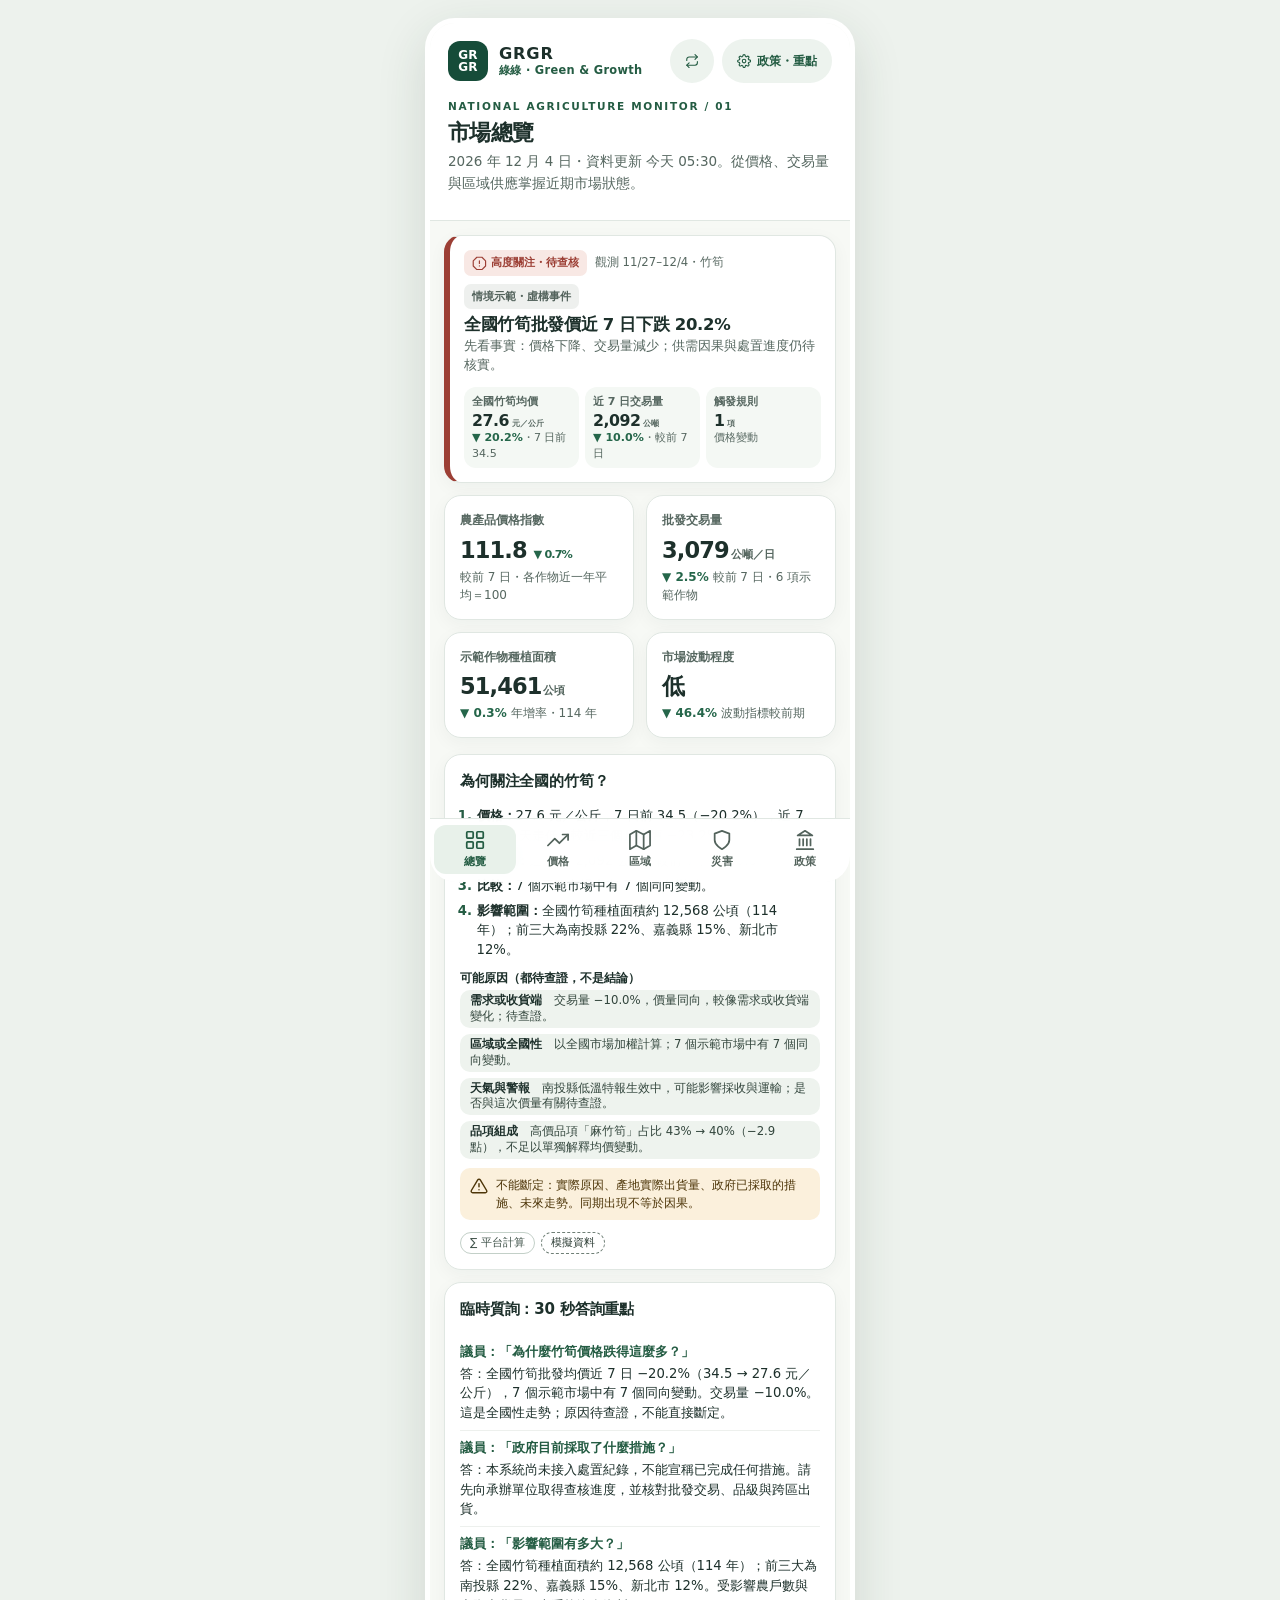
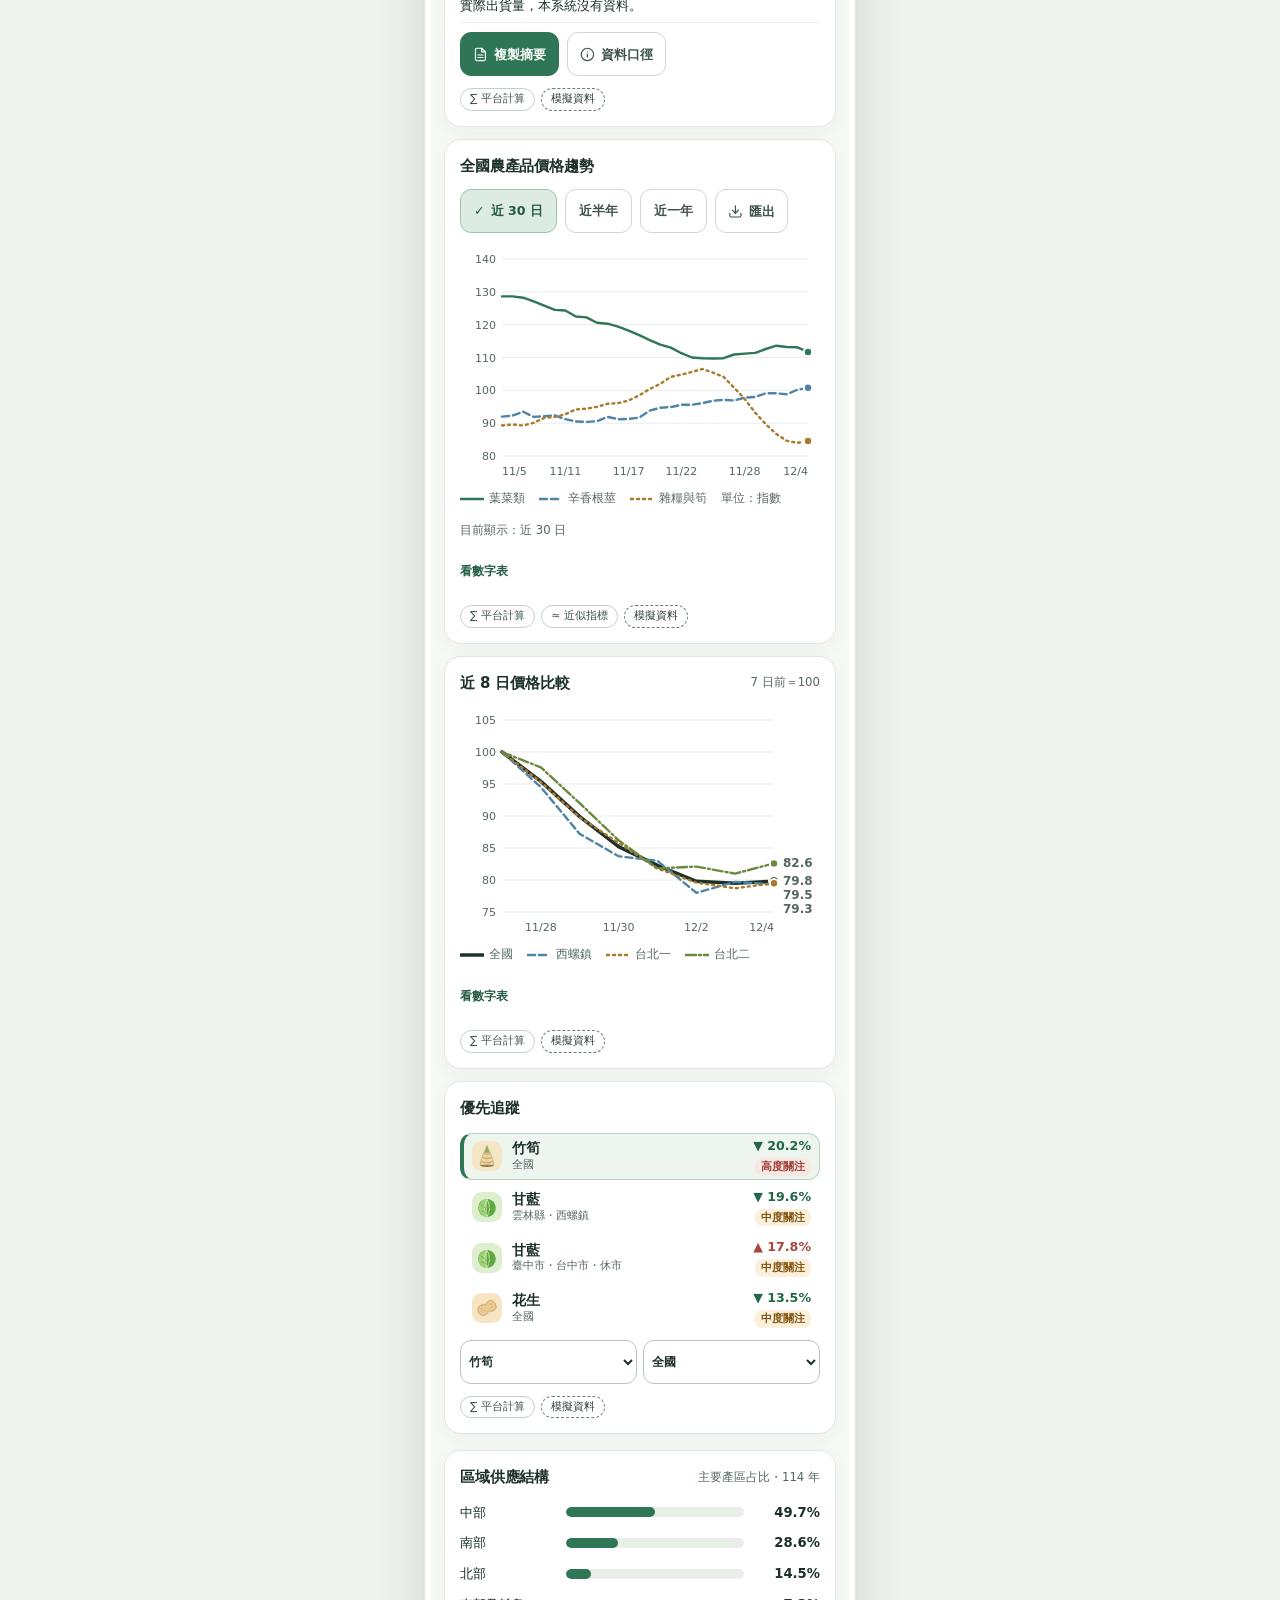
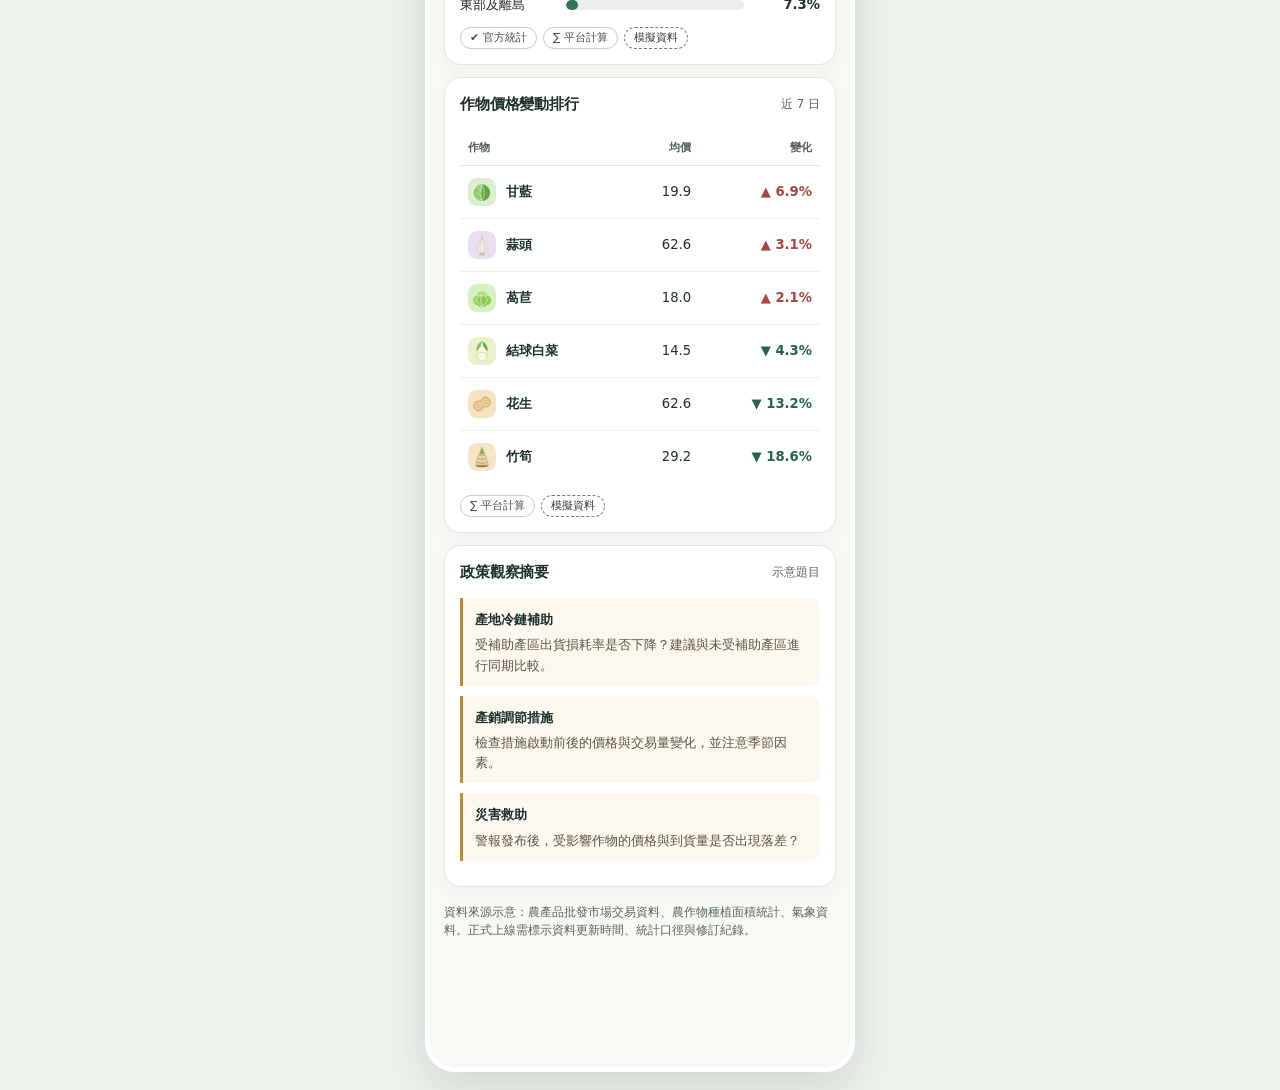
<file: 手機版_政策者/index.html>
<!doctype html>
<html lang="zh-Hant-TW">
<head>
<meta charset="utf-8">
<meta name="viewport" content="width=device-width,initial-scale=1">
<meta name="theme-color" content="#164c39">
<title>GRGR 綠綠｜政策者（手機版）</title>
<link rel="icon" href="data:image/svg+xml,%3Csvg xmlns='http://www.w3.org/2000/svg' viewBox='0 0 64 64'%3E%3Crect width='64' height='64' rx='14' fill='%23164c39'/%3E%3Ctext x='32' y='28' text-anchor='middle' font-family='sans-serif' font-weight='800' font-size='22' fill='white'%3EGR%3C/text%3E%3Ctext x='32' y='51' text-anchor='middle' font-family='sans-serif' font-weight='800' font-size='22' fill='white'%3EGR%3C/text%3E%3C/svg%3E">
<link rel="stylesheet" href="styles.css">
</head>
<body class="vp">
<div id="app"></div>
<noscript><p style="padding:24px;font-size:18px">這個畫面需要開啟瀏覽器的 JavaScript 才能顯示。</p></noscript>
<script src="app.js"></script>
</body>
</html>
</file>
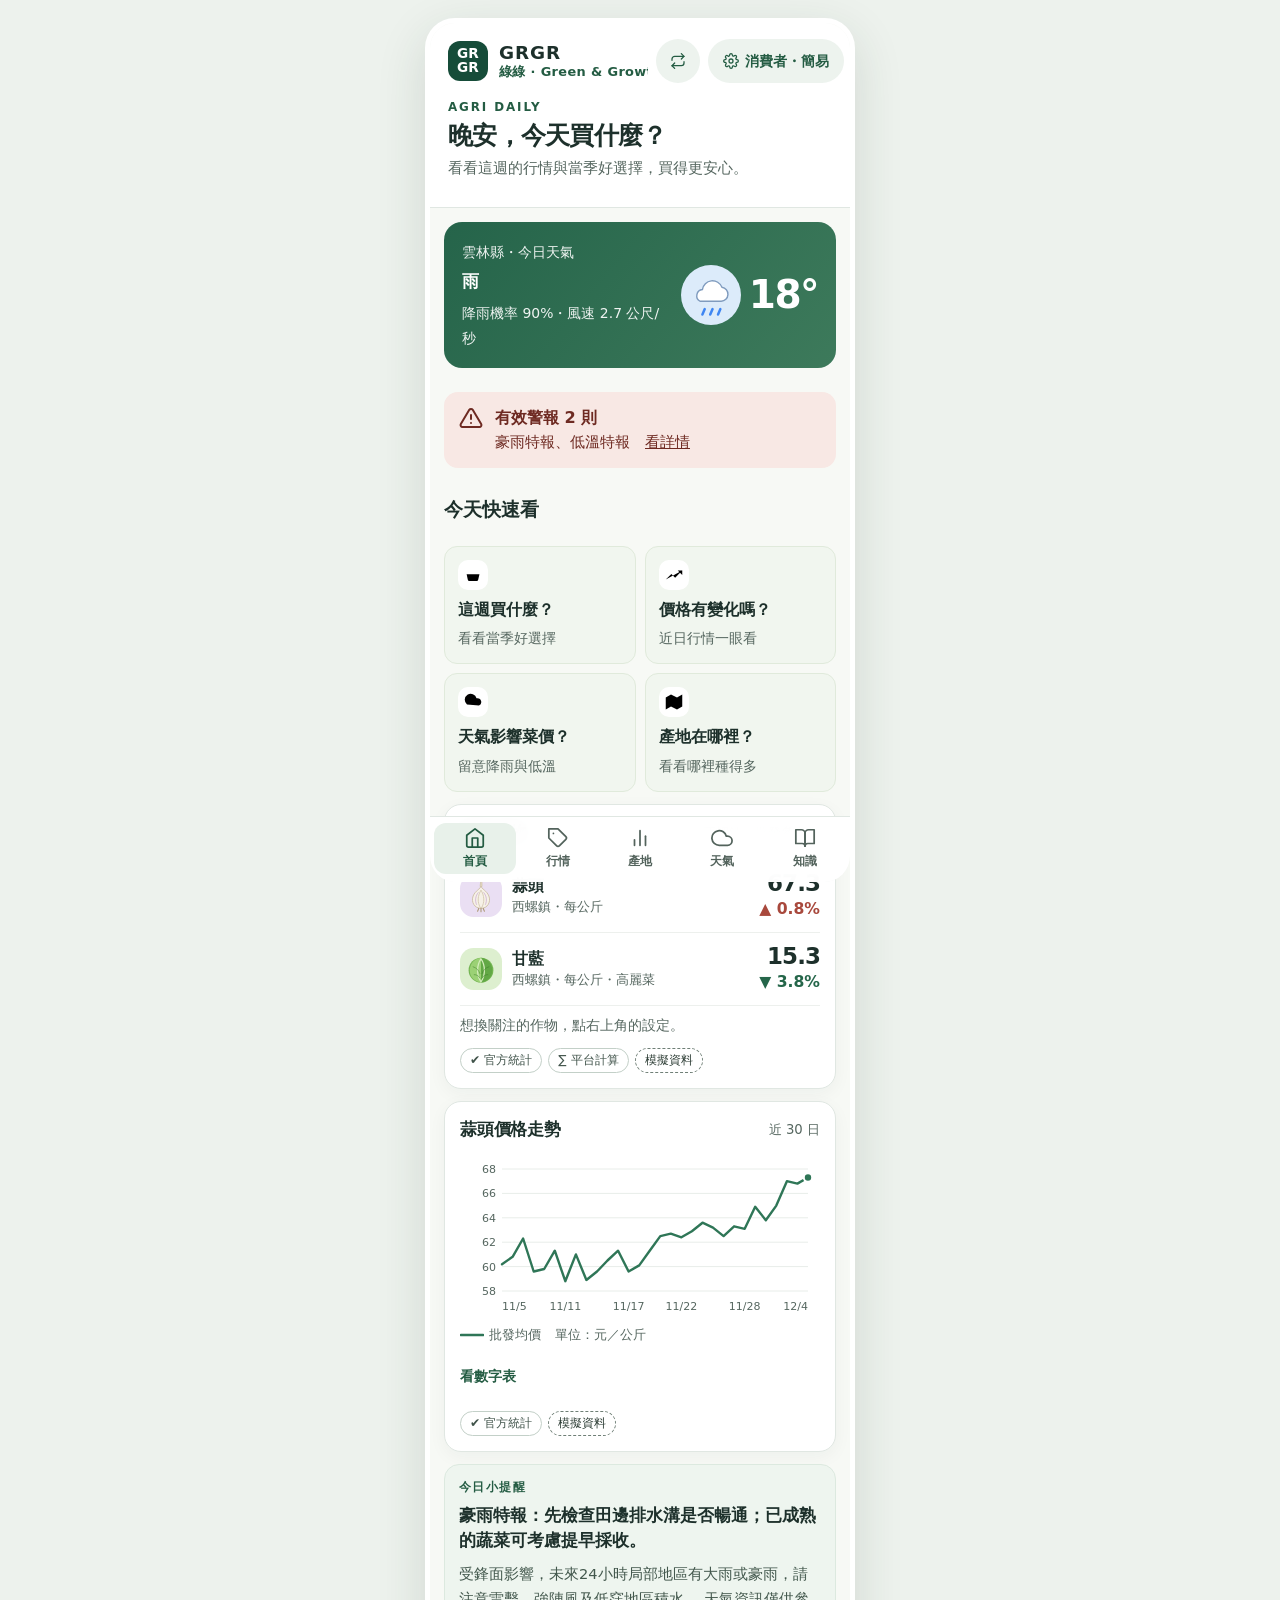
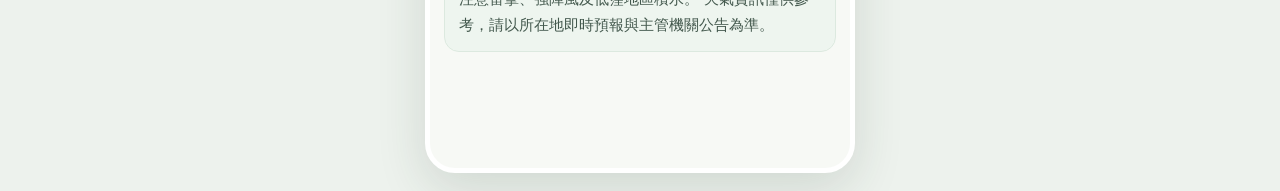
<file: 手機版_消費者/index.html>
<!doctype html>
<html lang="zh-Hant-TW">
<head>
<meta charset="utf-8">
<meta name="viewport" content="width=device-width,initial-scale=1">
<meta name="theme-color" content="#164c39">
<title>GRGR 綠綠｜消費者（手機版）</title>
<link rel="icon" href="data:image/svg+xml,%3Csvg xmlns='http://www.w3.org/2000/svg' viewBox='0 0 64 64'%3E%3Crect width='64' height='64' rx='14' fill='%23164c39'/%3E%3Ctext x='32' y='28' text-anchor='middle' font-family='sans-serif' font-weight='800' font-size='22' fill='white'%3EGR%3C/text%3E%3Ctext x='32' y='51' text-anchor='middle' font-family='sans-serif' font-weight='800' font-size='22' fill='white'%3EGR%3C/text%3E%3C/svg%3E">
<link rel="stylesheet" href="styles.css">
</head>
<body class="vp">
<div id="app"></div>
<noscript><p style="padding:24px;font-size:18px">這個畫面需要開啟瀏覽器的 JavaScript 才能顯示。</p></noscript>
<script src="app.js"></script>
</body>
</html>
</file>
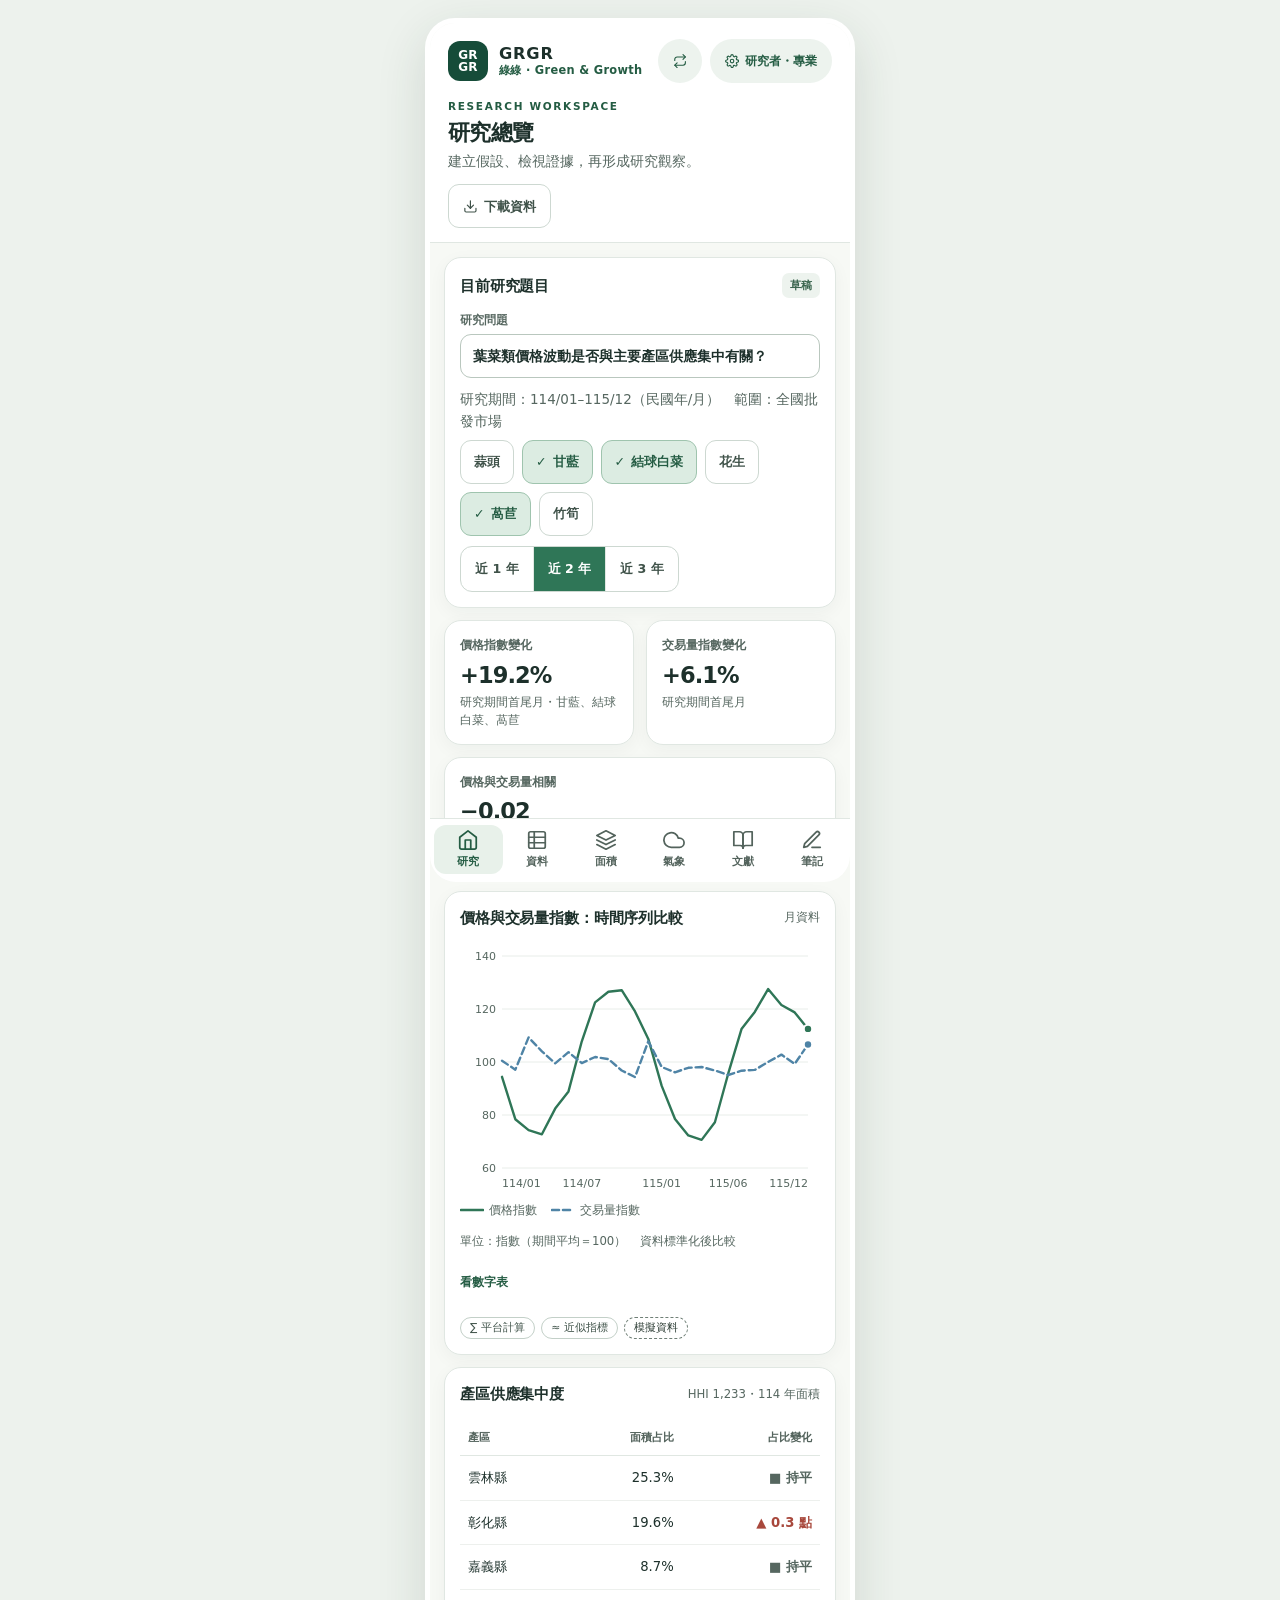
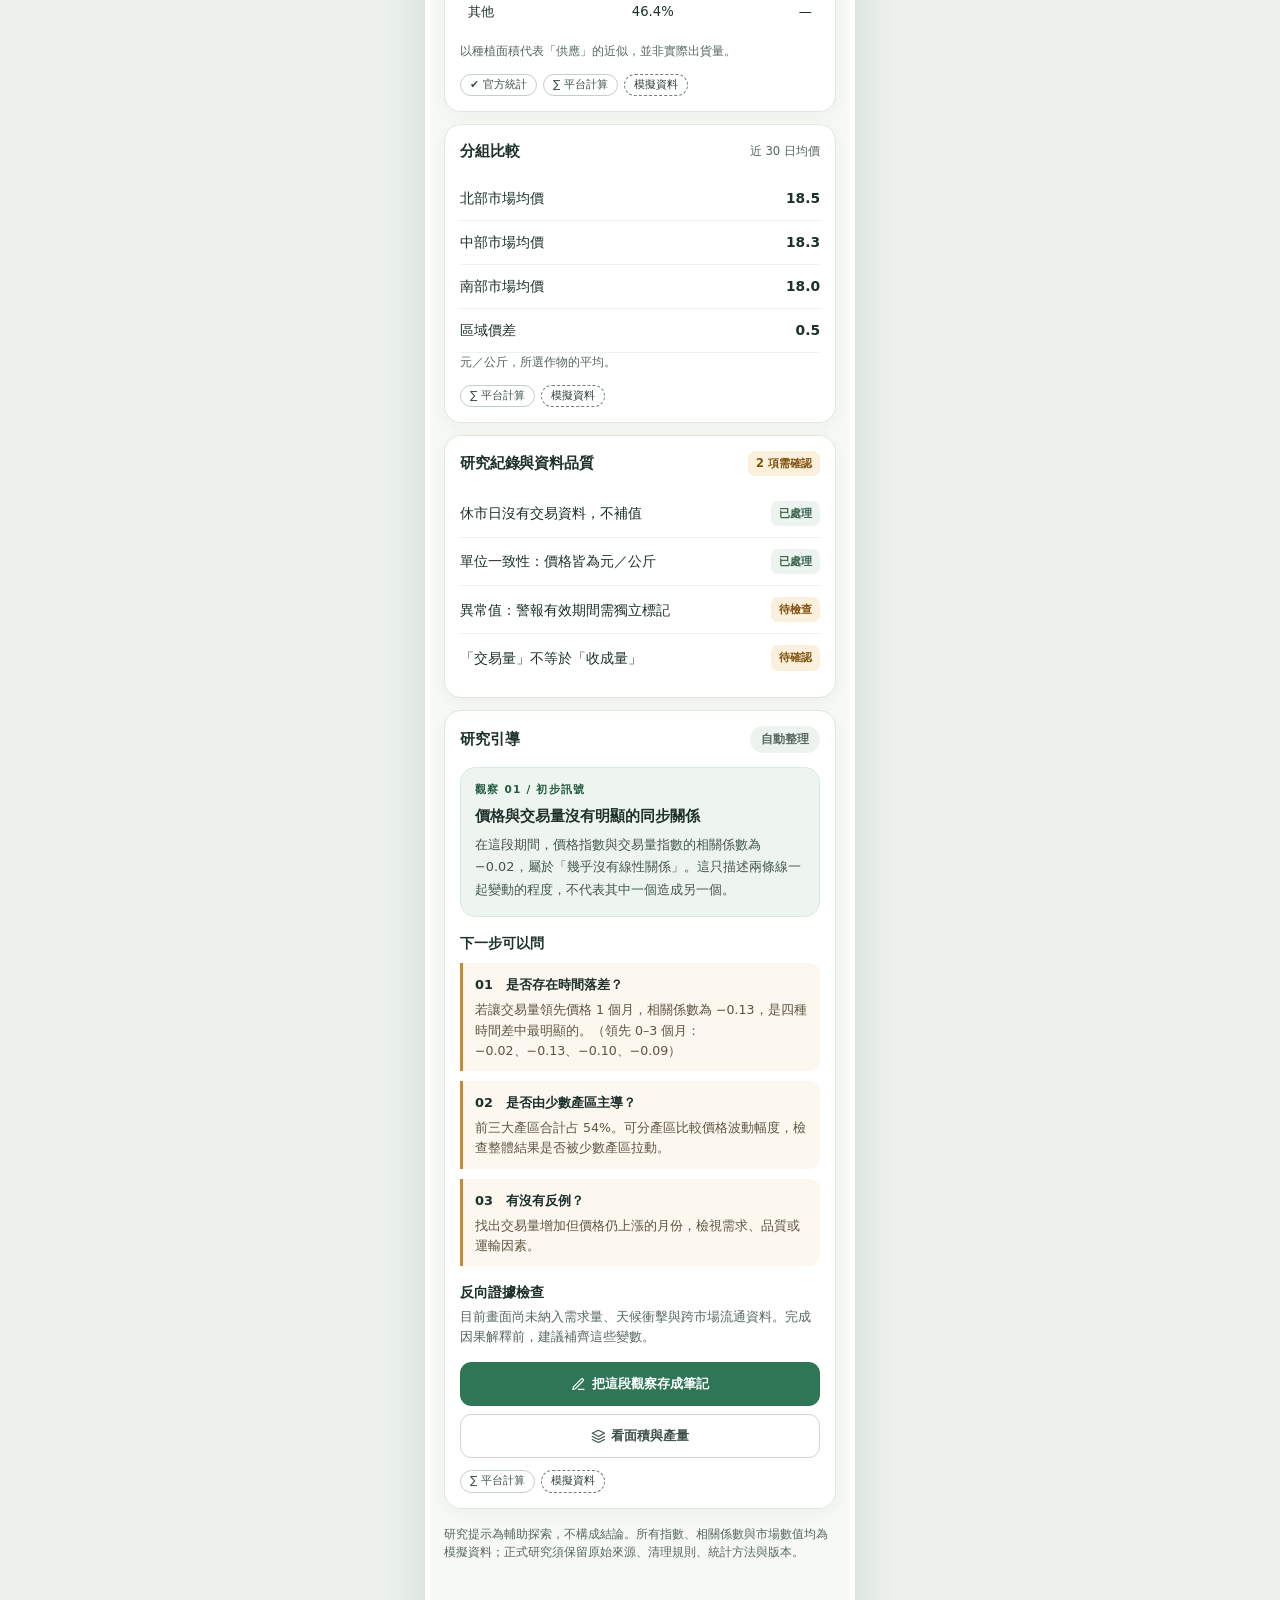
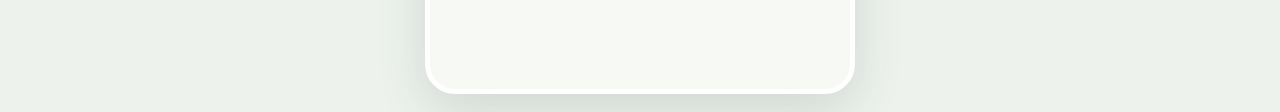
<file: 手機版_研究者/index.html>
<!doctype html>
<html lang="zh-Hant-TW">
<head>
<meta charset="utf-8">
<meta name="viewport" content="width=device-width,initial-scale=1">
<meta name="theme-color" content="#164c39">
<title>GRGR 綠綠｜研究者（手機版）</title>
<link rel="icon" href="data:image/svg+xml,%3Csvg xmlns='http://www.w3.org/2000/svg' viewBox='0 0 64 64'%3E%3Crect width='64' height='64' rx='14' fill='%23164c39'/%3E%3Ctext x='32' y='28' text-anchor='middle' font-family='sans-serif' font-weight='800' font-size='22' fill='white'%3EGR%3C/text%3E%3Ctext x='32' y='51' text-anchor='middle' font-family='sans-serif' font-weight='800' font-size='22' fill='white'%3EGR%3C/text%3E%3C/svg%3E">
<link rel="stylesheet" href="styles.css">
</head>
<body class="vp">
<div id="app"></div>
<noscript><p style="padding:24px;font-size:18px">這個畫面需要開啟瀏覽器的 JavaScript 才能顯示。</p></noscript>
<script src="app.js"></script>
</body>
</html>
</file>
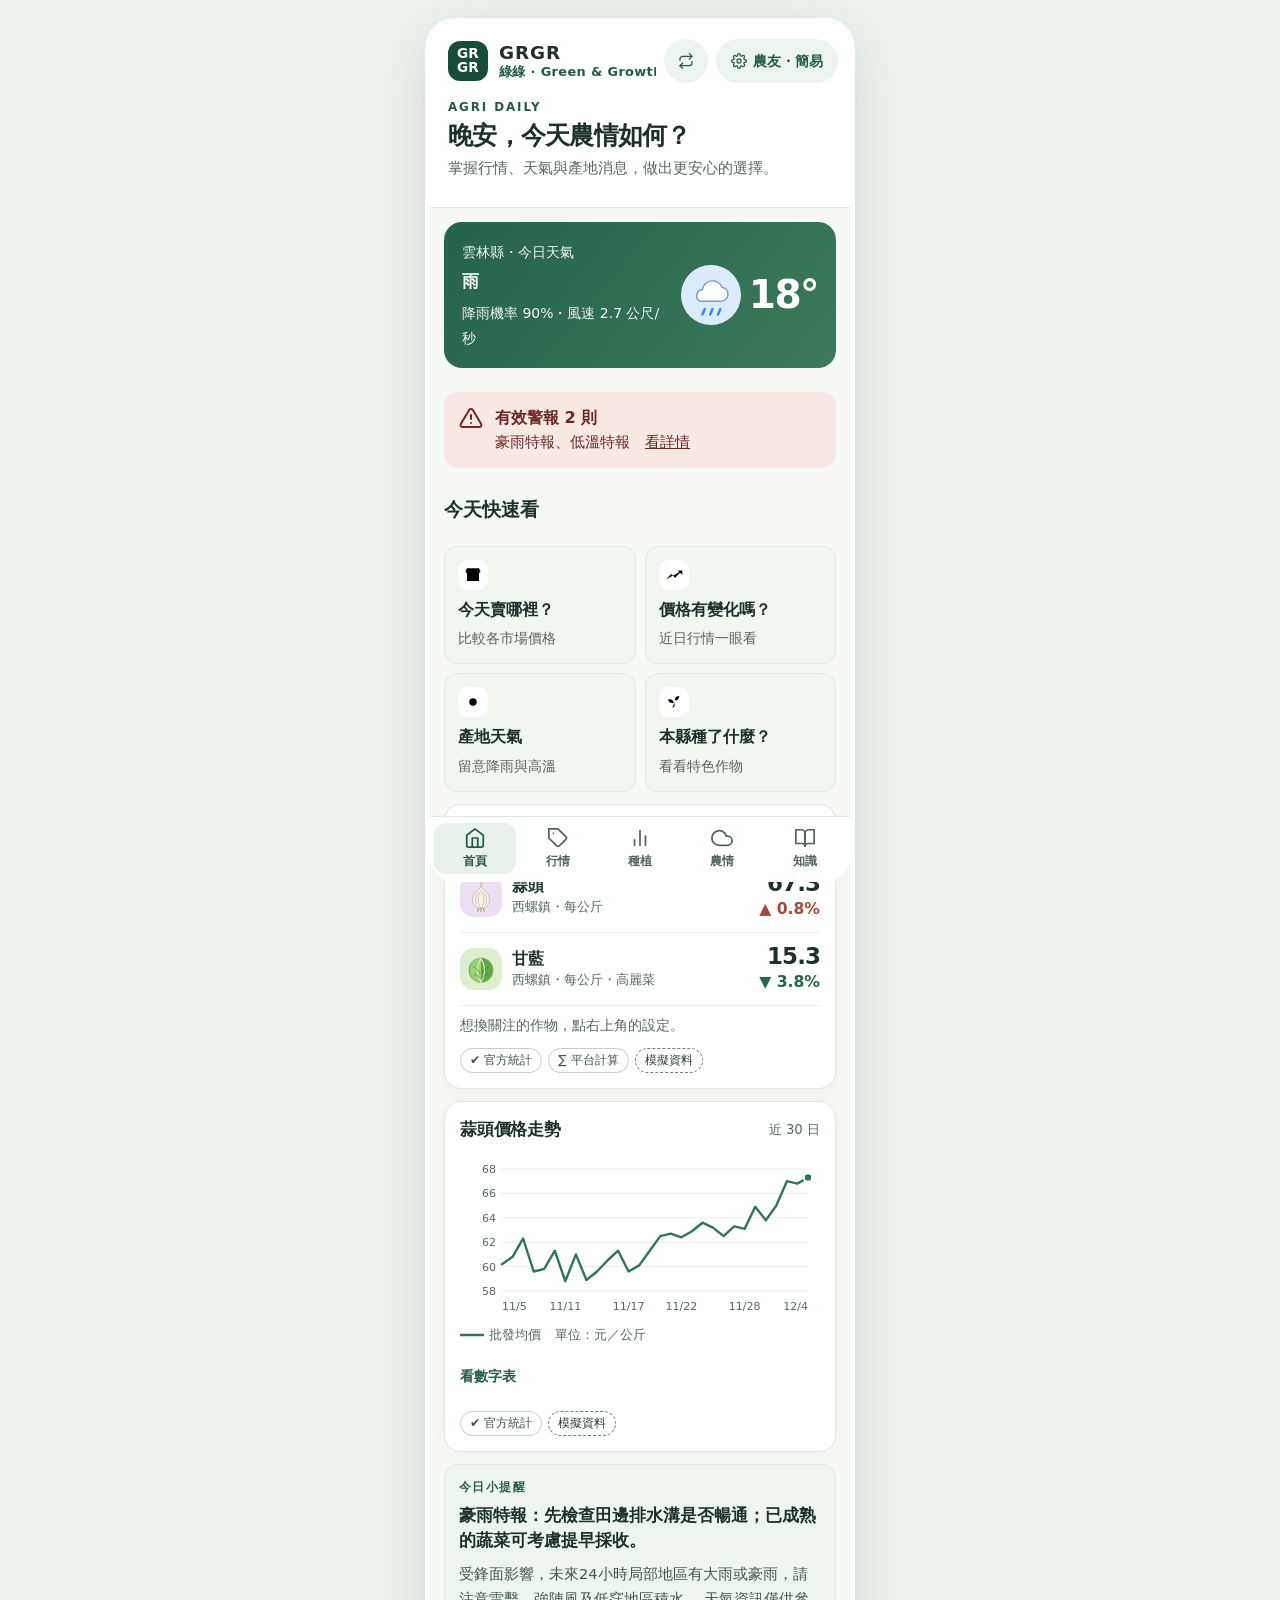
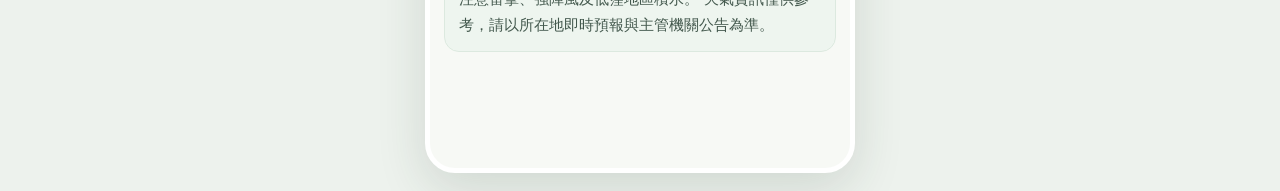
<file: 手機版_農友/index.html>
<!doctype html>
<html lang="zh-Hant-TW">
<head>
<meta charset="utf-8">
<meta name="viewport" content="width=device-width,initial-scale=1">
<meta name="theme-color" content="#164c39">
<title>GRGR 綠綠｜農友（手機版）</title>
<link rel="icon" href="data:image/svg+xml,%3Csvg xmlns='http://www.w3.org/2000/svg' viewBox='0 0 64 64'%3E%3Crect width='64' height='64' rx='14' fill='%23164c39'/%3E%3Ctext x='32' y='28' text-anchor='middle' font-family='sans-serif' font-weight='800' font-size='22' fill='white'%3EGR%3C/text%3E%3Ctext x='32' y='51' text-anchor='middle' font-family='sans-serif' font-weight='800' font-size='22' fill='white'%3EGR%3C/text%3E%3C/svg%3E">
<link rel="stylesheet" href="styles.css">
</head>
<body class="vp">
<div id="app"></div>
<noscript><p style="padding:24px;font-size:18px">這個畫面需要開啟瀏覽器的 JavaScript 才能顯示。</p></noscript>
<script src="app.js"></script>
</body>
</html>
</file>
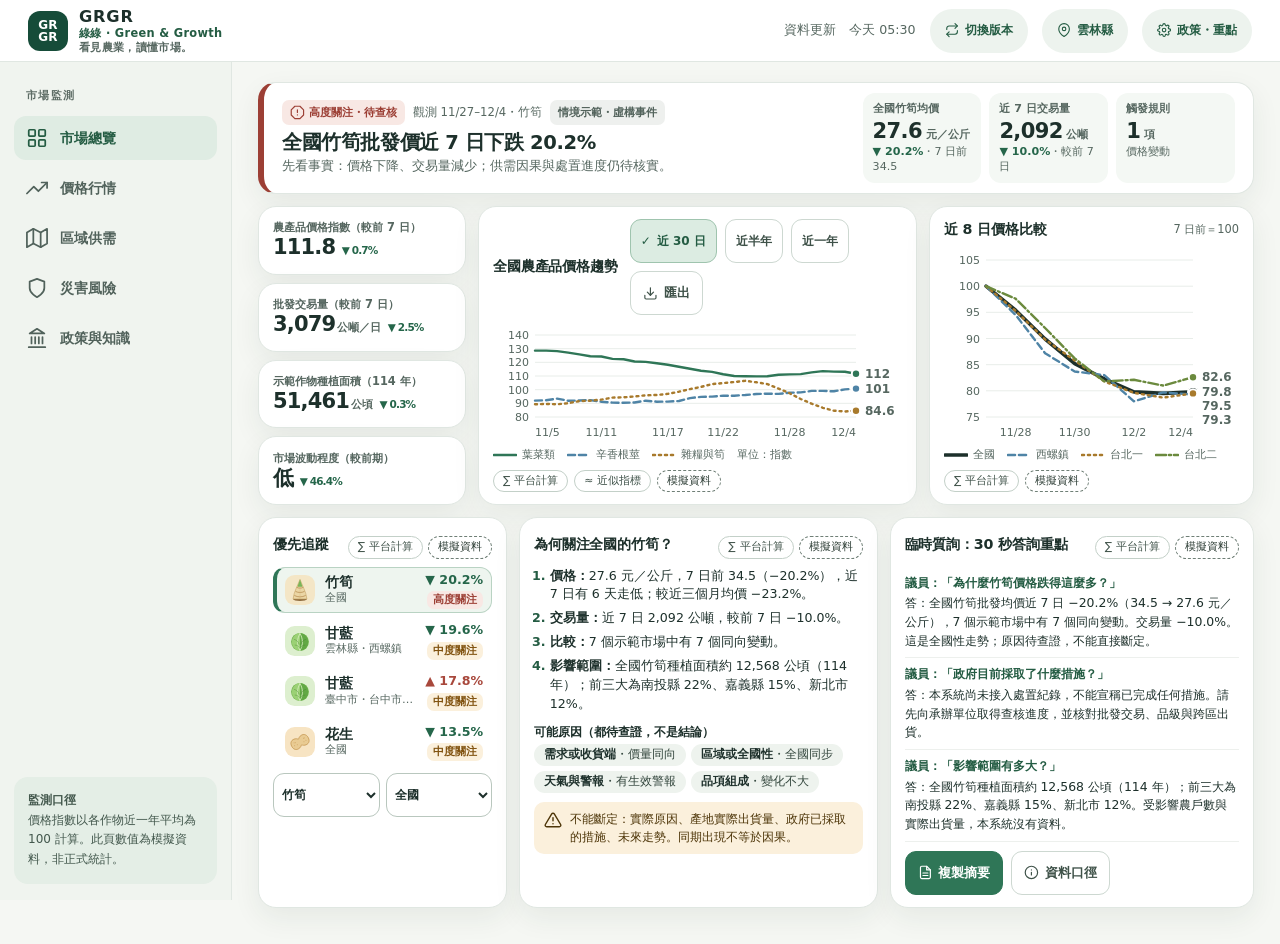
<file: 電腦版_政策者/index.html>
<!doctype html>
<html lang="zh-Hant-TW">
<head>
<meta charset="utf-8">
<meta name="viewport" content="width=device-width,initial-scale=1">
<meta name="theme-color" content="#164c39">
<title>GRGR 綠綠｜政策者（電腦版）</title>
<link rel="icon" href="data:image/svg+xml,%3Csvg xmlns='http://www.w3.org/2000/svg' viewBox='0 0 64 64'%3E%3Crect width='64' height='64' rx='14' fill='%23164c39'/%3E%3Ctext x='32' y='28' text-anchor='middle' font-family='sans-serif' font-weight='800' font-size='22' fill='white'%3EGR%3C/text%3E%3Ctext x='32' y='51' text-anchor='middle' font-family='sans-serif' font-weight='800' font-size='22' fill='white'%3EGR%3C/text%3E%3C/svg%3E">
<link rel="stylesheet" href="styles.css">
</head>
<body class="vd">
<div id="app"></div>
<noscript><p style="padding:24px;font-size:18px">這個畫面需要開啟瀏覽器的 JavaScript 才能顯示。</p></noscript>
<script src="app.js"></script>
</body>
</html>
</file>
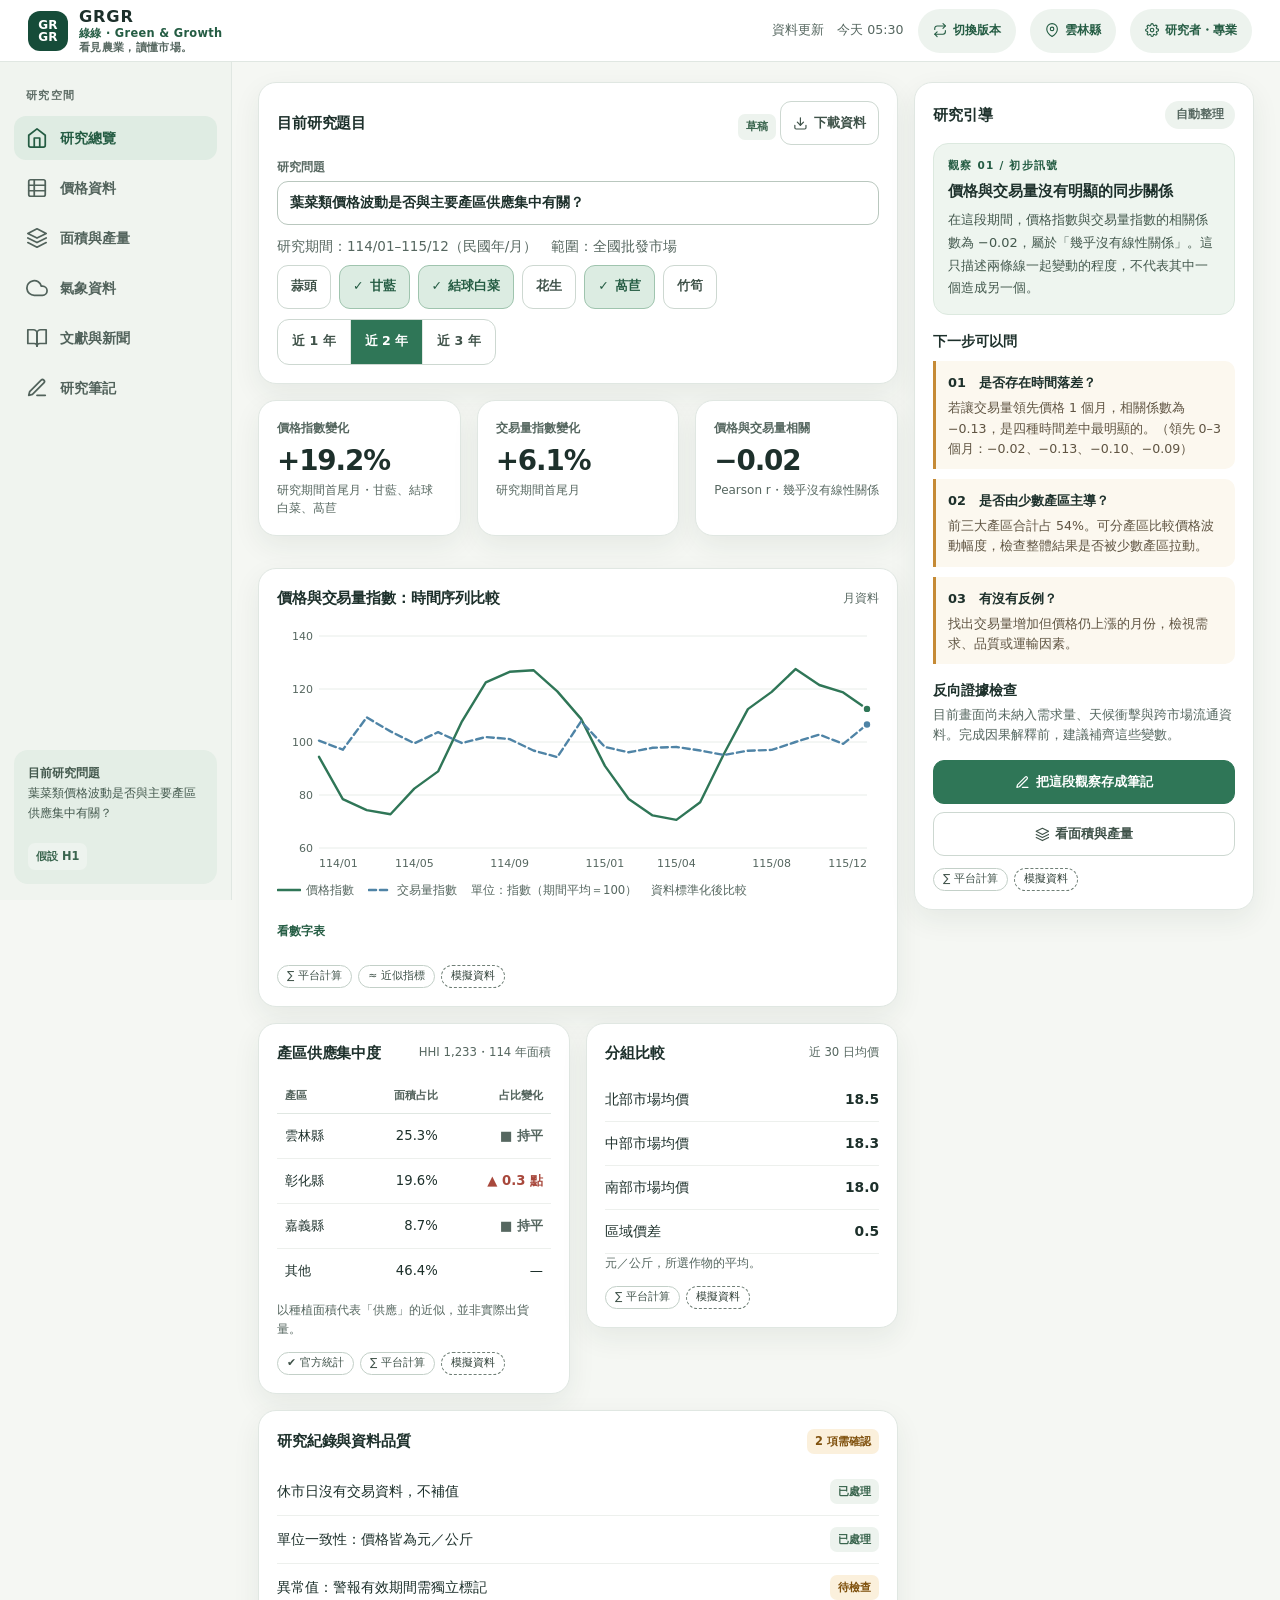
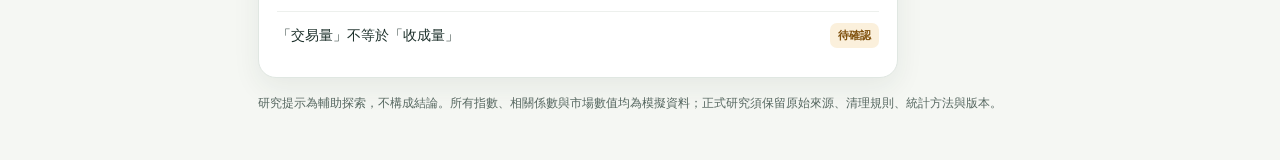
<file: 電腦版_研究者/index.html>
<!doctype html>
<html lang="zh-Hant-TW">
<head>
<meta charset="utf-8">
<meta name="viewport" content="width=device-width,initial-scale=1">
<meta name="theme-color" content="#164c39">
<title>GRGR 綠綠｜研究者（電腦版）</title>
<link rel="icon" href="data:image/svg+xml,%3Csvg xmlns='http://www.w3.org/2000/svg' viewBox='0 0 64 64'%3E%3Crect width='64' height='64' rx='14' fill='%23164c39'/%3E%3Ctext x='32' y='28' text-anchor='middle' font-family='sans-serif' font-weight='800' font-size='22' fill='white'%3EGR%3C/text%3E%3Ctext x='32' y='51' text-anchor='middle' font-family='sans-serif' font-weight='800' font-size='22' fill='white'%3EGR%3C/text%3E%3C/svg%3E">
<link rel="stylesheet" href="styles.css">
</head>
<body class="vd">
<div id="app"></div>
<noscript><p style="padding:24px;font-size:18px">這個畫面需要開啟瀏覽器的 JavaScript 才能顯示。</p></noscript>
<script src="app.js"></script>
</body>
</html>
</file>
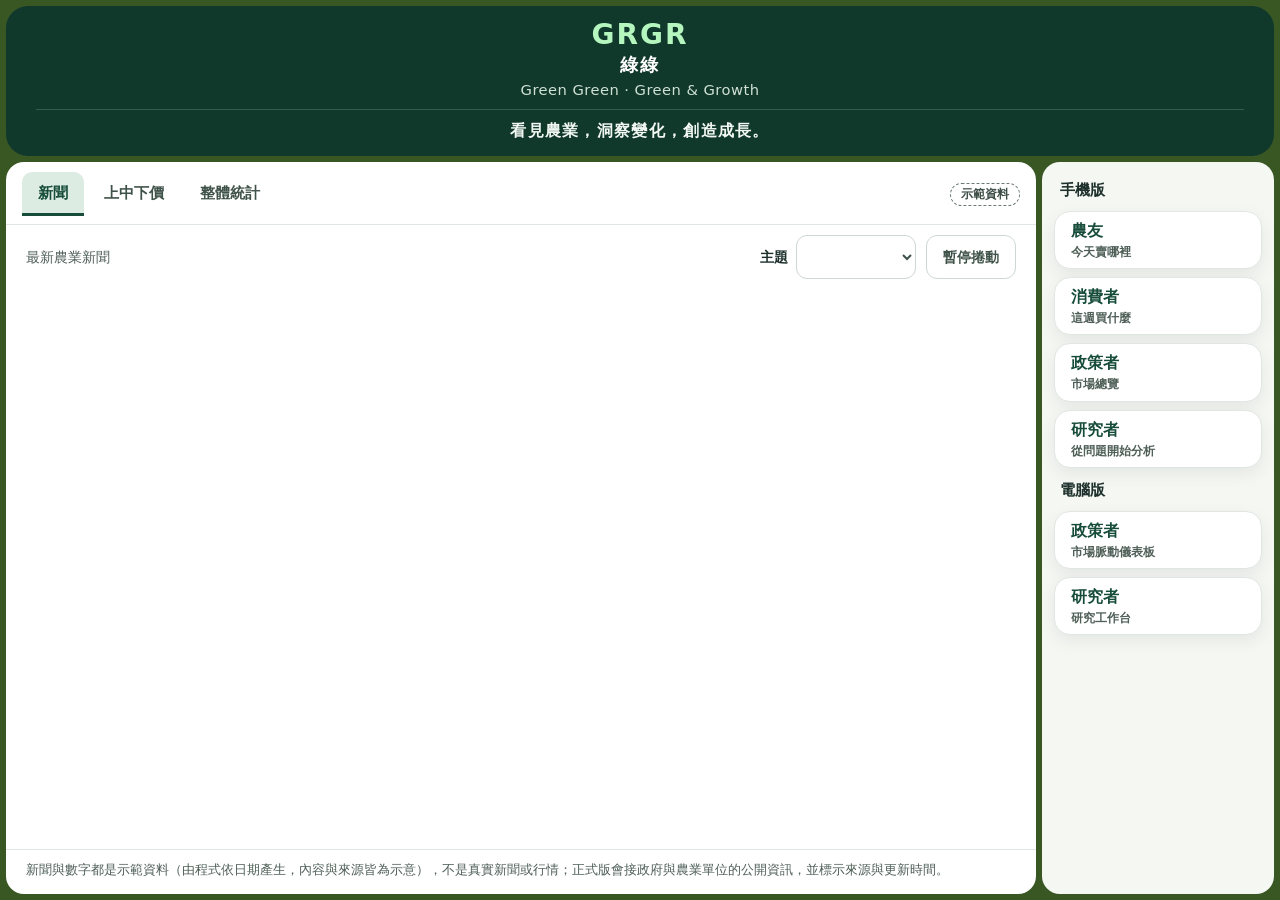
<file: _原始碼與建置/src/launcher.html>
<!doctype html>
<html lang="zh-Hant-TW">
<head>
<meta charset="utf-8">
<meta name="viewport" content="width=device-width,initial-scale=1">
<meta name="theme-color" content="#10382b">
<title>GRGR 綠綠｜入口</title>
<link rel="icon" href="__ICON__">
<style>
 :root{--hero:#10382b;--olive:#385723;--lime:#b5f6bf;--ink:#1d302b;--muted:#4f5f58;--card:#164c39;--paper:#f5f7f3;--line:#e0e7e2;--up:#a8483c;--down:#25664a}
 *{box-sizing:border-box}
 html,body{margin:0}
 body{background:var(--olive);color:var(--ink);font:15px/1.6 Inter,"Noto Sans TC","PingFang TC","Microsoft JhengHei",system-ui,sans-serif;min-height:100vh;display:flex;flex-direction:column}
 .hero{margin:6px 6px 0;padding:12px 24px 12px;background:var(--hero);border-radius:22px;text-align:center;color:#fff}
 .hero h1{margin:0;line-height:1.2}
 .hero .g{display:block;font-size:1.75rem;font-weight:800;letter-spacing:.07em;color:var(--lime)}
 .hero .zh{display:block;margin-top:2px;font-size:1.15rem;font-weight:800;color:#fff;letter-spacing:.12em}
 .hero .en{margin:2px 0 0;font-size:.92rem;letter-spacing:.03em;color:#cfe0d5}
 .hero hr{height:0;border:0;border-top:1px solid #365c4c;margin:8px 6px 8px}
 .hero .slogan{margin:0;font-size:1.02rem;font-weight:600;letter-spacing:.08em;color:#f1f7f3}
 .stage{flex:1;min-height:0;display:grid;grid-template-columns:minmax(0,1fr) 232px;gap:6px;padding:6px}
 .pane{display:flex;flex-direction:column;min-height:0;background:#fff;border-radius:18px;overflow:hidden}
 .pane-hd{display:flex;align-items:center;gap:8px 12px;flex-wrap:wrap;padding:10px 16px 8px;border-bottom:1px solid var(--line)}
 .tabs{display:flex;gap:4px;flex-wrap:wrap}
 [role=tab]{min-height:44px;padding:0 16px;border:0;border-bottom:3px solid transparent;border-radius:10px 10px 0 0;background:transparent;color:#3f5249;font:inherit;font-size:.95rem;font-weight:700;cursor:pointer}
 [role=tab]:hover{background:#eef5ef}
 [role=tab][aria-selected=true]{background:#dcece2;color:var(--card);border-bottom-color:var(--card)}
 .sim{margin-left:auto;padding:1px 10px;border:1px dashed #6b7b73;border-radius:99px;font-size:.76rem;font-weight:700;color:#3d4d46;white-space:nowrap}
 .panel{flex:1;min-height:0;display:flex;flex-direction:column}
 .panel[hidden]{display:none}
 .bar{display:flex;align-items:center;gap:8px 14px;flex-wrap:wrap;padding:10px 20px 6px;font-size:.88rem;color:var(--muted)}
 .bar .sp{margin-left:auto}
 .bar-r{margin-left:auto;display:flex;align-items:center;gap:8px 10px;flex-wrap:wrap}
 .btn,select{min-height:44px;border:1px solid #cdd8d1;border-radius:11px;background:#fff;color:#3f5249;font:inherit;font-size:.88rem;font-weight:700}
 .btn{padding:0 16px;cursor:pointer}
 .btn:hover{background:#f3f7f3}
 select{padding:0 10px;min-width:120px}
 label.sel{display:inline-flex;align-items:center;gap:8px;font-weight:700;color:var(--ink)}
 .ticker{flex:1;min-height:0;overflow-y:auto;scrollbar-width:thin;padding:0 20px;-webkit-mask-image:linear-gradient(transparent,#000 22px,#000 calc(100% - 22px),transparent);mask-image:linear-gradient(transparent,#000 22px,#000 calc(100% - 22px),transparent)}
 .ticker.manual{-webkit-mask-image:none;mask-image:none}
 .news{list-style:none;margin:0;padding:0}
 .news li{padding:14px 0;border-bottom:1px solid #e6ece7}
 .news .meta{display:flex;flex-wrap:wrap;align-items:center;gap:4px 8px;font-size:.76rem;color:var(--muted)}
 .news .ty{padding:1px 10px;border-radius:99px;background:#dcece2;color:#164c39;font-weight:800}
 .news h3{margin:4px 0 2px;font-size:1.02rem;line-height:1.45}
 .news p{margin:0;font-size:.88rem;color:#4a5a53}
 .wrap{flex:1;min-height:0;overflow:auto;padding:0 20px 14px}
 .note{margin:0 20px 8px;padding:8px 12px;border-radius:11px;background:#f6eed9;color:#5b4310;font-size:.86rem}
 table{width:100%;border-collapse:separate;border-spacing:0;font-size:.95rem}
 caption{text-align:left;padding:2px 0 8px;font-size:.82rem;color:var(--muted)}
 th,td{padding:9px 10px;text-align:right;border-bottom:1px solid #e6ece7;font-variant-numeric:tabular-nums}
 th:first-child,td:first-child,th.l,td.l{text-align:left}
 thead th{position:sticky;top:0;background:var(--card);color:#fff;font-weight:800;border-bottom:0;z-index:1}
 thead th:first-child{border-top-left-radius:10px}
 thead th:last-child{border-top-right-radius:10px}
 tbody tr:nth-child(even) td,tbody tr:nth-child(even) th{background:#f5f8f4}
 tbody th{font-weight:800;color:var(--card);background:#fff}
 td.k{font-weight:800}
 .sub{display:block;font-size:.76rem;font-weight:700;color:var(--muted)}
 .up{color:var(--up)}.down{color:var(--down)}
 .sum{margin:14px 0 0;padding:12px 14px;border-radius:12px;background:#eef5ef;font-size:.92rem}
 .sum b{display:block;margin-bottom:4px;color:var(--card)}
 .sum p{margin:0 0 4px}
 .pane-ft{margin:0;padding:10px 20px 14px;border-top:1px solid var(--line);font-size:.8rem;color:var(--muted)}
 .side{background:var(--paper);border-radius:18px;padding:12px 12px 4px;overflow:auto}
 .side h2{margin:4px 6px 8px;font-size:.95rem}
 .side h2:not(:first-child){margin-top:10px}
 a.card{display:flex;flex-direction:column;justify-content:center;gap:1px;min-height:56px;margin-bottom:8px;padding:8px 16px;line-height:1.4;background:#fff;border:1px solid var(--line);border-radius:16px;box-shadow:0 6px 16px rgba(24,48,36,.08);color:var(--card);text-decoration:none}
 a.card b{font-size:.98rem}
 a.card small{font-size:.78rem;font-weight:700;color:var(--muted)}
 a.card:hover{background:#eef5ef;border-color:#9fc4ae}
 a:focus-visible,button:focus-visible,select:focus-visible,.ticker:focus-visible,.wrap:focus-visible{outline:3px solid #1b5fd0;outline-offset:2px}
 @media (min-width:761px){body{height:100vh}}
 @media (max-width:760px){
  .stage{grid-template-columns:1fr}
  .side{order:-1;display:grid;grid-template-columns:1fr 1fr;gap:8px 10px;padding-bottom:12px}
  .side nav{display:contents}
  .side h2{grid-column:1/-1}
  a.card{margin-bottom:0}
  .pane{min-height:430px}
  .ticker,.wrap{height:340px;flex:none}
  .tabs{width:100%}
  [role=tab]{flex:1;padding:0 6px}
  .sim{margin-left:0}
  .hero .g{font-size:1.5rem}
  .bar{padding:10px 14px 6px}
  .ticker,.wrap{padding-left:14px;padding-right:14px}
  .note{margin:0 14px 8px}
  th,td{padding:8px 6px}
  th:first-child{white-space:nowrap}
  .bar .sp{margin-left:0}
  .lbl{position:absolute;width:1px;height:1px;overflow:hidden;clip:rect(0 0 0 0);white-space:nowrap}
 }
 @media (prefers-reduced-motion:reduce){#tkbtn{display:none}}
</style>
</head>
<body>
<header class="hero">
 <h1><span class="g">GRGR</span><span class="zh">綠綠</span></h1>
 <p class="en">Green Green · Green &amp; Growth</p>
 <hr>
 <p class="slogan">看見農業，洞察變化，創造成長。</p>
</header>
<div class="stage">
 <main class="pane" aria-label="農業資訊">
  <div class="pane-hd">
   <div class="tabs" role="tablist" aria-label="資訊分頁">
    <button type="button" role="tab" id="t-news" aria-controls="p-news" aria-selected="true">新聞</button>
    <button type="button" role="tab" id="t-quote" aria-controls="p-quote" aria-selected="false" tabindex="-1">上中下價</button>
    <button type="button" role="tab" id="t-stat" aria-controls="p-stat" aria-selected="false" tabindex="-1">整體統計</button>
   </div>
   <span class="sim">示範資料</span>
  </div>

  <section class="panel" id="p-news" role="tabpanel" aria-labelledby="t-news">
   <div class="bar"><span id="ncount" role="status">最新農業新聞</span><div class="bar-r"><label class="sel"><span>主題</span><select id="ntopic" aria-label="新聞主題" aria-controls="news"></select></label><button type="button" class="btn" id="tkbtn">暫停捲動</button></div></div>
   <div class="ticker" id="ticker" tabindex="0" role="region" aria-label="新聞列表（會自動向上捲動，可按暫停鍵停止，也可以用滑鼠或鍵盤自己捲動）">
    <ol class="news" id="news"></ol>
   </div>
  </section>

  <section class="panel" id="p-quote" role="tabpanel" aria-labelledby="t-quote" hidden>
   <div class="bar"><label class="sel"><span>市場</span><select id="mk" aria-label="選擇市場"></select></label><span class="sp" id="qdate"></span></div>
   <p class="note" id="qnote" hidden></p>
   <div class="wrap" id="qwrap" tabindex="0" role="region" aria-label="各品名上中下價表格，可捲動">
    <table id="qtbl"><caption>各品名、品種的上價、中價、下價（單位：元／公斤）</caption>
     <thead><tr><th scope="col">品名</th><th scope="col" class="l">品種</th><th scope="col">上價</th><th scope="col">中價</th><th scope="col">下價</th></tr></thead>
     <tbody id="qbody"></tbody></table>
   </div>
  </section>

  <section class="panel" id="p-stat" role="tabpanel" aria-labelledby="t-stat" hidden>
   <div class="bar"><span id="sdate"></span><span class="sp">單位：交易量＝公噸；平均價＝元／公斤</span></div>
   <div class="wrap" id="swrap" tabindex="0" role="region" aria-label="整體統計，可捲動">
    <table id="stbl"><caption>全部示範市場合計，依品類統計（平均價依交易量加權；▲▼ 為較昨日的變動）</caption>
     <thead><tr><th scope="col">統計項目</th><th scope="col">葉菜類</th><th scope="col">辛香根莖</th><th scope="col">雜糧與筍</th></tr></thead>
     <tbody id="sbody"></tbody></table>
    <div class="sum" id="ssum"></div>
   </div>
  </section>

  <p class="pane-ft">新聞與數字都是示範資料（由程式依日期產生，內容與來源皆為示意），不是真實新聞或行情；正式版會接政府與農業單位的公開資訊，並標示來源與更新時間。</p>
 </main>
 <aside class="side" aria-label="選擇版本">
  <nav>
   <h2>手機版</h2>
   <a class="card" href="手機版_農友/index.html"><b>農友</b><small>今天賣哪裡</small></a>
   <a class="card" href="手機版_消費者/index.html"><b>消費者</b><small>這週買什麼</small></a>
   <a class="card" href="手機版_政策者/index.html"><b>政策者</b><small>市場總覽</small></a>
   <a class="card" href="手機版_研究者/index.html"><b>研究者</b><small>從問題開始分析</small></a>
   <h2>電腦版</h2>
   <a class="card" href="電腦版_政策者/index.html"><b>政策者</b><small>市場脈動儀表板</small></a>
   <a class="card" href="電腦版_研究者/index.html"><b>研究者</b><small>研究工作台</small></a>
  </nav>
 </aside>
</div>
<noscript><p style="margin:0;padding:12px 20px;background:#fff">新聞與行情區需要開啟瀏覽器的 JavaScript 才會顯示；右邊的版本連結不受影響。</p></noscript>

<!-- 示範資料與計算（與六個版本用的是同一份，所以數字會對得上；不會讀取任何外部資料） -->
<script>
__DATA__
</script>
<script>
(function () {
  'use strict';
  var NEWS = __NEWS__;
  var $ = function (id) { return document.getElementById(id); };
  function esc(s) { return String(s).replace(/[&<>"]/g, function (c) { return { '&': '&amp;', '<': '&lt;', '>': '&gt;', '"': '&quot;' }[c]; }); }
  var reduce = !!(window.matchMedia && window.matchMedia('(prefers-reduced-motion: reduce)').matches);

  /* ---------- 分頁（ARIA tabs：左右鍵、Home、End 可切換） ---------- */
  var tabs = [$('t-news'), $('t-quote'), $('t-stat')], panels = [$('p-news'), $('p-quote'), $('p-stat')];
  function show(i, focus) {
    tabs.forEach(function (t, j) { var on = j === i; t.setAttribute('aria-selected', on ? 'true' : 'false'); t.tabIndex = on ? 0 : -1; panels[j].hidden = !on; });
    if (focus) tabs[i].focus();
  }
  tabs.forEach(function (t, i) {
    t.addEventListener('click', function () { show(i, false); });
    t.addEventListener('keydown', function (e) {
      var k = e.key, n = tabs.length, to = k === 'ArrowRight' ? (i + 1) % n : k === 'ArrowLeft' ? (i + n - 1) % n : k === 'Home' ? 0 : k === 'End' ? n - 1 : -1;
      if (to >= 0) { e.preventDefault(); show(to, true); }
    });
  });

  /* ---------- 上中下價 ---------- */
  var sel = $('mk');
  sel.innerHTML = MARKETS.map(function (m) { return '<option value="' + m.id + '">' + esc(m.name) + '</option>'; }).join('');
  function renderQuote() {
    var m = MK[sel.value], closed = m.id === 'tc';              // 台中市＝示範用「今日休市」，與六個版本的預設一致
    var dn = closed ? TODAY_DN - 1 : TODAY_DN, rows = [];
    CROPS.forEach(function (c) {
      var vq = variantQuotes(c, m, dn);
      if (vq.length) vq.forEach(function (x, i) { rows.push({ c: c, n: vq.length, i: i, k: x.v.short, hi: x.hi, mid: x.mid, lo: x.lo }); });
      else { var q = quote(c, m, dn); rows.push({ c: c, n: 1, i: 0, k: '—', hi: q.hi, mid: q.mid, lo: q.lo }); }
    });
    $('qbody').innerHTML = rows.map(function (r) {
      return '<tr>' + (r.i === 0 ? '<th scope="row" rowspan="' + r.n + '">' + esc(r.c.name) + '</th>' : '') + '<td class="l">' + esc(r.k) + '</td><td class="k">' + r.hi.toFixed(1) + '</td><td class="k">' + r.mid.toFixed(1) + '</td><td class="k">' + r.lo.toFixed(1) + '</td></tr>';
    }).join('');
    $('qdate').textContent = '交易日 ' + fmtRoc(dateOf(dn)) + '（民國年／月／日）';
    var n = $('qnote'); n.hidden = !closed; n.textContent = closed ? '台中市今日休市（示範），下面是前一個交易日的行情。' : '';
  }
  sel.addEventListener('change', renderQuote);

  /* ---------- 整體統計 ---------- */
  function renderStat() {
    var dn = TODAY_DN, pd = TODAY_DN - 1;
    function vol(g, d) { return g.crops.reduce(function (s, id) { return s + totalVol(CROP[id], d); }, 0) / 1000; }   // 公噸
    function avg(g, d) { var tv = 0, s = 0; g.crops.forEach(function (id) { var c = CROP[id]; MARKETS.forEach(function (m) { var v = volDay(c, m, d); tv += v; s += avgPrice(c, m, d) * v; }); }); return s / tv; }
    var G = GROUPS.map(function (g) { return { g: g, v: vol(g, dn), pv: vol(g, pd), a: avg(g, dn), pa: avg(g, pd) }; });
    function chg(a, b) { var r = a / b - 1, up = r >= 0; return '<span class="sub ' + (up ? 'up' : 'down') + '">' + (up ? '▲ ' : '▼ ') + Math.abs(r * 100).toFixed(1) + '%<span class="lbl">（較昨日）</span></span>'; }
    function row(label, cells) { return '<tr><th scope="row">' + label + '</th>' + cells.join('') + '</tr>'; }
    $('sbody').innerHTML = [
      row('交易量', G.map(function (x) { return '<td class="k">' + fi(x.v) + chg(x.v, x.pv) + '</td>'; })),
      row('昨日交易量', G.map(function (x) { return '<td>' + fi(x.pv) + '</td>'; })),
      row('平均價', G.map(function (x) { return '<td class="k">' + x.a.toFixed(2) + chg(x.a, x.pa) + '</td>'; })),
      row('昨日平均價', G.map(function (x) { return '<td>' + x.pa.toFixed(2) + '</td>'; }))
    ].join('');
    $('sdate').textContent = '統計日 ' + fmtRoc(dateOf(dn));
    var tv = G.reduce(function (s, x) { return s + x.v; }, 0), tp = G.reduce(function (s, x) { return s + x.pv; }, 0), tr = tv / tp - 1;
    function best(f, hi) { return G.slice().sort(function (a, b) { return hi ? f(b) - f(a) : f(a) - f(b); })[0]; }
    var v1 = best(function (x) { return x.v / x.pv; }, true), v2 = best(function (x) { return x.v / x.pv; }, false);
    var p1 = best(function (x) { return x.a / x.pa; }, true), p2 = best(function (x) { return x.a / x.pa; }, false);
    function pc(x, k) { var r = x[k] / x['p' + k] - 1; return (r >= 0 ? '增加 ' : '減少 ') + Math.abs(r * 100).toFixed(1) + '%'; }
    $('ssum').innerHTML = '<b>今日摘要（自動產生）</b>' +
      '<p>全部示範市場合計，今日交易量約 ' + fi(tv) + ' 公噸，較昨日' + (tr >= 0 ? '增加 ' : '減少 ') + Math.abs(tr * 100).toFixed(1) + '%。</p>' +
      '<p>交易量方面，「' + esc(v1.g.name) + '」較昨日變動最偏多（' + pc(v1, 'v') + '），「' + esc(v2.g.name) + '」最偏少（' + pc(v2, 'v') + '）。</p>' +
      '<p>平均價方面，「' + esc(p1.g.name) + '」較昨日變動最偏多（' + pc(p1, 'a') + '），「' + esc(p2.g.name) + '」最偏少（' + pc(p2, 'a') + '）。</p>' +
      '<p class="sub">提醒：這是批發市場的成交量，不等於產量；各品類只含 6 項示範作物。</p>';
  }
  renderQuote(); renderStat();

  /* ---------- 新聞（自動往上捲動；可暫停；可依主題篩選） ---------- */
  var box = $('ticker'), ul = $('news'), btn = $('tkbtn'), newsPanel = $('p-news'), topic = $('ntopic'), cnt = $('ncount');
  function when(off) { var d = new Date(); d.setDate(d.getDate() - off); return (d.getMonth() + 1) + ' 月 ' + d.getDate() + ' 日'; }
  var ALL = NEWS.slice().sort(function (a, b) { return a.off - b.off; });
  var ORDER = ['行情', '研究', '技術', '活動', '政策', '防災', '消費'], counts = {};
  ALL.forEach(function (n) { counts[n.type] = (counts[n.type] || 0) + 1; });
  var TYPES = ORDER.filter(function (t) { return counts[t]; }).concat(Object.keys(counts).filter(function (t) { return ORDER.indexOf(t) < 0; }));
  topic.innerHTML = '<option value="">全部主題（' + ALL.length + '）</option>' + TYPES.map(function (t) { return '<option value="' + esc(t) + '">' + esc(t) + '（' + counts[t] + '）</option>'; }).join('');
  var dup = null, scrolling = false, userPaused = false, hover = false, focus = false, touch = false, acc = 0, last = 0, SPEED = 28, touchTimer = 0;
  function loopH() { return ul.offsetHeight; }
  function renderNews() {
    var t = topic.value, list = t ? ALL.filter(function (n) { return n.type === t; }) : ALL;
    ul.innerHTML = list.map(function (n) {
      return '<li><div class="meta"><span class="ty">' + esc(n.type) + '</span><span>' + esc(n.u) + '</span><span aria-hidden="true">·</span><span>' + when(n.off) + '</span></div><h3>' + esc(n.t) + '</h3><p>' + esc(n.s) + '</p></li>';
    }).join('');
    cnt.textContent = '最新農業新聞・' + (t ? t + '主題 ' : '') + '共 ' + list.length + ' 則';
    if (dup) { box.removeChild(dup); dup = null; }
    box.scrollTop = 0; acc = 0; scrolling = false;
    box.className = box.className.replace(' manual', '');
    if (reduce) { box.className += ' manual'; btn.hidden = true; return; }                                  // 使用者要求減少動態：不自動捲動
    if (ul.offsetHeight <= box.clientHeight + 8) { btn.hidden = true; box.className += ' manual'; return; } // 內容比框短，不需要捲動
    btn.hidden = false;
    dup = ul.cloneNode(true); dup.removeAttribute('id'); dup.setAttribute('aria-hidden', 'true'); box.appendChild(dup);   // 接一份同樣的內容讓首尾相連（輔助科技略過）
    scrolling = true;
  }
  function step(ts) {
    if (!last) last = ts;
    var dt = Math.min(ts - last, 100) / 1000; last = ts;
    if (scrolling && !newsPanel.hidden && !(userPaused || hover || focus || touch)) {
      acc += SPEED * dt; var whole = Math.floor(acc);
      if (whole >= 1) { acc -= whole; box.scrollTop += whole; if (box.scrollTop >= loopH()) box.scrollTop -= loopH(); }
    }
    requestAnimationFrame(step);
  }
  box.addEventListener('scroll', function () { if (scrolling && loopH() && box.scrollTop >= loopH()) box.scrollTop -= loopH(); });
  box.addEventListener('mouseenter', function () { hover = true; });
  box.addEventListener('mouseleave', function () { hover = false; });
  box.addEventListener('focusin', function () { focus = true; });
  box.addEventListener('focusout', function () { focus = false; });
  box.addEventListener('touchstart', function () { touch = true; clearTimeout(touchTimer); }, { passive: true });
  box.addEventListener('touchend', function () { clearTimeout(touchTimer); touchTimer = setTimeout(function () { touch = false; }, 4000); }, { passive: true });
  btn.addEventListener('click', function () { userPaused = !userPaused; btn.textContent = userPaused ? '繼續捲動' : '暫停捲動'; });
  topic.addEventListener('change', renderNews);
  renderNews();
  requestAnimationFrame(step);
})();
</script>
</body>
</html>
</file>
<file: 手機版_政策者/styles.css>
/* =====================================================================
   農業資訊平台 新版介面
   視覺語言沿用「五畫面介面稿」：淡綠紙面、白色圓角卡片、1px 淡線框、綠色主色、
   手機 430px 外框、電腦版左側欄。
   在其上補強：字級可調（rem）、點擊區 ≥44px、文字對比 ≥4.5:1、
   漲跌不只靠顏色（有 ▲▼■ 與文字）、戶外高對比模式。
   ===================================================================== */
:root{
 --ink:#1d302b;--muted:#566760;--line:#e0e7e2;--line2:#edf0ed;--paper:#f5f7f3;--surface:#fff;
 --green:#2f7657;--green-d:#245c43;--green2:#dcece2;--green3:#eef5ef;--lime:#d9e8a7;
 --blue:#4f84a6;--blue2:#e6eff5;--blue-ink:#2f5f7f;
 --amber:#c58a35;--amber2:#fbf0dc;--warn-ink:#80520f;
 --red:#b85d50;--red2:#f8e8e4;--alert-ink:#9c3f35;
 --up:#a8483c;--down:#25664a;--tag-ink:#3a654e;
 --c1:#2f7657;--c2:#4f84a6;--c3:#a87a2c;--c4:#6b8a3e;
 --shadow:0 10px 28px rgba(31,56,45,.07);--radius:18px;
 --tap:44px;--top:70px;
}
*{box-sizing:border-box}
html{scroll-behavior:smooth;font-size:15px;-webkit-text-size-adjust:100%}
html[data-f="l"]{font-size:17px}
html[data-f="xl"]{font-size:19px}
body{margin:0;background:var(--paper);color:var(--ink);font-family:Inter,"Noto Sans TC","Microsoft JhengHei",system-ui,sans-serif;line-height:1.5}
button,select,input,textarea{font:inherit;color:inherit}
button{cursor:pointer;border:0;background:none}
a{color:inherit;text-decoration:none}
:focus-visible{outline:3px solid #1b5fd0;outline-offset:2px;border-radius:8px}
.sr{position:absolute;width:1px;height:1px;overflow:hidden;clip:rect(0 0 0 0);white-space:nowrap}
.skip{position:absolute;left:8px;top:-60px;background:#fff;border:2px solid var(--green);border-radius:10px;padding:10px 14px;z-index:50;font-weight:700}
.skip:focus{top:8px}

/* ---------- 頂欄 / 側欄（電腦版） ---------- */
.topbar{height:var(--top);background:rgba(255,255,255,.94);border-bottom:1px solid var(--line);display:flex;align-items:center;justify-content:space-between;padding:0 28px;position:sticky;top:0;z-index:5;backdrop-filter:blur(12px)}
.brand{display:flex;align-items:center;gap:11px;font-weight:800;letter-spacing:.02em;font-size:1.05rem}
.brand-mark{width:40px;height:40px;border-radius:12px;background:#164c39;color:#fff;display:flex;flex-direction:column;align-items:center;justify-content:center;font-size:.8rem;line-height:1;letter-spacing:.02em;font-weight:800;flex:none}
.brand-mark span{display:block}
.brand .bn{display:block;font-size:1.08rem;letter-spacing:.05em;color:var(--ink);line-height:1.2}
.brand .bs{display:block;font-size:.76rem;font-weight:800;color:var(--green-d);line-height:1.3}
.brand .bt{display:block;font-size:.7rem;font-weight:600;color:var(--muted);line-height:1.3}
.top-meta{display:flex;align-items:center;gap:14px;color:var(--muted);font-size:.84rem}
a.pill,a.btn{text-decoration:none}
.pill.ic{padding:0;width:var(--tap);min-width:var(--tap);flex:none;justify-content:center}
.mobile-top .pill{white-space:nowrap;flex:none}
body.vp .mobile-top .brand{min-width:0;flex:1 1 auto}
body.vp .mobile-top .bw{min-width:0;overflow:hidden;text-overflow:ellipsis;white-space:nowrap}
body.vp .mobile-top .bt{display:none}
@media (max-width:429px){body.vp .mobile-top .bs{display:none}}
@media (max-width:359px){body.vp .mobile-top .pill:not(.ic){width:var(--tap);min-width:var(--tap);padding:0;justify-content:center}body.vp .mobile-top .pt{display:none}}
.mt-r{display:flex;align-items:center;gap:8px;min-width:0}
.pill{display:inline-flex;align-items:center;gap:6px;border-radius:99px;padding:0 14px;min-height:var(--tap);background:#edf3ee;color:var(--green-d);font-weight:700;font-size:.82rem;border:1px solid transparent}
button.pill:hover{background:var(--green2)}
.layout{display:grid;grid-template-columns:232px minmax(0,1fr);min-height:calc(100vh - var(--top))}
.sidebar{padding:22px 14px;background:#f0f4ef;border-right:1px solid var(--line);display:flex;flex-direction:column;gap:6px;position:sticky;top:var(--top);align-self:start;height:calc(100vh - var(--top));overflow:auto}
.side-label{font-size:.72rem;letter-spacing:.12em;color:#5e6d66;font-weight:800;padding:10px 12px 6px}
.nav-item{display:flex;align-items:center;gap:12px;padding:0 12px;min-height:var(--tap);border-radius:12px;color:#51625b;font-size:.93rem;font-weight:650}
.nav-item:hover{background:#e6eee8}
.nav-item.active{background:#dfece3;color:var(--green-d);font-weight:800}
.nav-ico{width:22px;height:22px;flex:none}
.nav-ico,.ico{fill:none;stroke:currentColor;stroke-width:1.9;stroke-linecap:round;stroke-linejoin:round;flex:none}
.ico{width:1.3em;height:1.3em}
.btn .ico,.pill .ico{width:1.15em;height:1.15em}
.sidebar-note{margin-top:auto;background:#e4eee6;border-radius:14px;padding:14px;font-size:.8rem;color:#43584d;line-height:1.65}
.main{padding:28px 30px 42px;max-width:1600px;width:100%;margin:0 auto;align-self:start;min-width:0}

/* ---------- 頁首 ---------- */
.head-wrap{margin-bottom:6px}
.mobile-top{display:none}
.page-head{display:flex;align-items:flex-start;justify-content:space-between;gap:18px;margin-bottom:20px}
.eyebrow{font-size:.7rem;letter-spacing:.16em;color:var(--green-d);font-weight:850;text-transform:uppercase}
h1{font-size:1.8rem;letter-spacing:-.03em;margin:6px 0 7px;line-height:1.25}
h2,h3,h4{margin:0}
.sub{color:var(--muted);font-size:.9rem;line-height:1.65;margin:0}
.actions{display:flex;gap:9px;align-items:center;flex-wrap:wrap}
.btn{display:inline-flex;align-items:center;justify-content:center;gap:6px;border:1px solid #cdd8d1;background:#fff;border-radius:11px;padding:0 14px;min-height:var(--tap);font-size:.86rem;color:#3f5249;font-weight:700}
.btn:hover{background:#f3f7f3}
.btn.primary{background:var(--green);color:#fff;border-color:var(--green)}
.btn.primary:hover{background:var(--green-d)}
.btn.selected{background:var(--green2);color:var(--green-d);border-color:#b9d3c3}
.btn.sm{min-height:var(--tap);padding:0 12px}
.btn.danger{color:var(--alert-ink);border-color:#e3b9b2}
.btn[disabled]{opacity:.5;cursor:default}

/* ---------- 卡片、版面 ---------- */
.grid{display:grid;gap:16px}
.kpis{grid-template-columns:repeat(4,minmax(0,1fr));margin-bottom:16px}
.card{background:var(--surface);border:1px solid var(--line);border-radius:var(--radius);box-shadow:var(--shadow);padding:18px;min-width:0}
.card-title{display:flex;justify-content:space-between;align-items:center;gap:12px;margin-bottom:14px;flex-wrap:wrap}
.card-title h3{font-size:1rem;font-weight:800;letter-spacing:-.01em}
.card-title>span{font-size:.78rem;color:var(--muted)}
.kpi-label{font-size:.82rem;color:var(--muted);font-weight:650}
.kpi-value{font-size:1.85rem;font-weight:850;letter-spacing:-.04em;margin:8px 0 4px;line-height:1.15}
.kpi-value small{font-size:.5em;font-weight:700;letter-spacing:0;color:var(--muted);margin-left:2px}
.kpi-foot{font-size:.8rem;color:var(--muted)}
.up,.down,.flat{white-space:nowrap}
.up{color:var(--up);font-weight:750}
.down{color:var(--down);font-weight:750}
.flat{color:var(--muted);font-weight:700}
.two-col{grid-template-columns:minmax(0,1.7fr) minmax(290px,1fr)}
.three-col{grid-template-columns:repeat(3,minmax(0,1fr))}
.rs-grid{grid-template-columns:minmax(0,1fr) 340px;align-items:start}
.k3{grid-template-columns:repeat(3,minmax(0,1fr))}
.eq2{grid-template-columns:repeat(2,minmax(0,1fr));align-items:start}
.stack{display:grid;gap:16px;min-width:0;align-content:start}
.mt{margin-top:16px}
.section-title{font-size:1.1rem;font-weight:850;margin:22px 0 12px;display:flex;align-items:center;justify-content:space-between;gap:10px}
.section-title small{font-size:.78rem;color:var(--muted);font-weight:600}

/* ---------- 圖表 ---------- */
.chart-wrap{position:relative}
.chart{position:relative;width:100%;height:100%;touch-action:pan-y}
.chart svg{display:block;overflow:visible}
.chart .gl{stroke:#e8ede9;stroke-width:1}
.chart .ax{fill:#566760;font-size:11px}
.chart .xh{stroke:#8da097;stroke-width:1;stroke-dasharray:3 3}
.tip{position:absolute;pointer-events:none;background:#fff;border:1px solid #c8d4cc;border-radius:10px;box-shadow:0 8px 22px rgba(31,56,45,.16);padding:8px 10px;font-size:.78rem;line-height:1.5;z-index:4;white-space:nowrap}
.tip b{display:block;margin-bottom:2px}
.tip i{display:inline-block;width:9px;height:9px;border-radius:50%;margin-right:6px}
.legend{display:flex;gap:14px;flex-wrap:wrap;font-size:.78rem;color:var(--muted);margin-top:8px;align-items:center}
.legend svg{vertical-align:middle;margin-right:5px}
.dot{width:8px;height:8px;border-radius:50%;display:inline-block;margin-right:5px}
.tv{margin-top:10px;font-size:.82rem}
.tv summary{cursor:pointer;color:var(--green-d);font-weight:700;min-height:var(--tap);display:flex;align-items:center}
.tv .scroll{max-height:260px;overflow:auto;border:1px solid var(--line);border-radius:10px}
.spark{height:34px;width:88px;display:block}

/* ---------- 表格 ---------- */
.table{width:100%;border-collapse:collapse;font-size:.88rem}
.table th{text-align:left;color:#53635c;font-size:.76rem;font-weight:750;padding:9px 8px;border-bottom:1px solid var(--line);white-space:nowrap}
.table td{padding:12px 8px;border-bottom:1px solid var(--line2)}
.table tr:last-child td{border:0}
.table .num{text-align:right;font-variant-numeric:tabular-nums}
.table th.num{text-align:right}
.table tr.hi td{background:#f2f8f3}
.crop{display:flex;align-items:center;gap:10px;font-weight:750}
.crop small{display:block;color:var(--muted);font-weight:500;font-size:.78rem}
.scroll-x{overflow-x:auto}

/* ---------- 標籤、提示 ---------- */
.tag{display:inline-flex;align-items:center;gap:4px;border-radius:7px;padding:4px 8px;font-size:.76rem;font-weight:750;background:#edf3ee;color:var(--tag-ink);white-space:nowrap}
.tag.warn{background:var(--amber2);color:var(--warn-ink)}
.tag.alert{background:var(--red2);color:var(--alert-ink)}
.tag.info{background:var(--blue2);color:var(--blue-ink)}
.tag.mute{background:#eef0ee;color:#53635c}
.lbl{display:inline-flex;align-items:center;border-radius:999px;padding:0 9px;font-size:.72rem;color:#3f5249;line-height:1.9;border:1px solid #c3d0c8;background:#fff}
.lbl::before{margin-right:4px}
.lbl-off::before{content:"✔"}.lbl-calc::before{content:"∑"}.lbl-approx::before{content:"≈"}.lbl-model::before{content:"◇"}
.lbl-sim{border:1px dashed #6f7f76;color:#2f3f37}
.cardfoot{margin-top:12px;display:flex;flex-wrap:wrap;gap:6px}
.insight{background:#f0f6f1;border:1px solid #dce9df;border-radius:14px;padding:14px;margin-top:12px}
.insight strong{font-size:.88rem;display:block;margin-bottom:5px}
.insight p{font-size:.84rem;line-height:1.7;color:#43584d;margin:0}
.progress{height:8px;background:#e9eee9;border-radius:99px;overflow:hidden}
.progress i{height:100%;display:block;background:var(--green);border-radius:99px}
.prompt{border-left:3px solid var(--amber);padding:10px 12px;background:#fcf8ef;border-radius:0 10px 10px 0;margin:10px 0}
.prompt b{font-size:.86rem}
.prompt p{font-size:.84rem;color:#5f5442;line-height:1.6;margin:5px 0 0}
.text-guide{background:#eef5ef;border:1px solid #dce9df;border-radius:15px;padding:14px}
.text-guide .label{font-size:.7rem;letter-spacing:.12em;color:var(--green-d);font-weight:850}
.text-guide h4{font-size:.98rem;margin:7px 0}
.text-guide p{font-size:.86rem;line-height:1.75;color:#43584d;margin:0}
.callout{padding:12px 14px;border-radius:12px;background:#f8f5ed;color:#5f5442;font-size:.84rem;line-height:1.65}
.banner{display:flex;gap:12px;align-items:flex-start;border-radius:14px;padding:13px 15px;margin:0 0 14px;font-size:.88rem;line-height:1.6}
.banner svg{flex:none;width:24px;height:24px;fill:none;stroke:currentColor;stroke-width:2;stroke-linecap:round;stroke-linejoin:round;margin-top:1px}
.banner b{display:block;font-size:.95rem}
.banner.off{background:var(--amber2);color:#4d3508}
.banner.closed{background:var(--blue2);color:#1f4259}
.banner.warn{background:var(--red2);color:#6e2a22}
.banner.ok{background:var(--green3);color:#23473a}
.banner .grow{flex:1;min-width:0}

/* ---------- 篩選、表單 ---------- */
.filterbar{display:flex;gap:8px;align-items:center;flex-wrap:wrap}
.filter{padding:0 13px;min-height:var(--tap);border:1px solid #cdd8d1;background:#fff;border-radius:11px;color:#3f5249;font-size:.84rem;font-weight:650;display:inline-flex;align-items:center;gap:6px}
.filter:hover{background:#f3f7f3}
.filter.selected,.filter[aria-pressed="true"]{background:var(--green2);color:var(--green-d);border-color:#9fc4ae;font-weight:800}
.filter[aria-pressed="true"]::before{content:"✓";font-weight:900}
.seg{display:inline-flex;border:1px solid #cdd8d1;border-radius:12px;overflow:hidden;background:#fff}
.seg button{min-height:var(--tap);padding:0 14px;font-size:.84rem;font-weight:650;color:#3f5249;border-right:1px solid #e1e8e3}
.seg button:last-child{border-right:0}
.seg button[aria-pressed="true"]{background:var(--green);color:#fff;font-weight:800}
.selrow{display:flex;gap:12px;flex-wrap:wrap;margin-bottom:14px}
.sel{display:flex;flex-direction:column;gap:4px;font-size:.78rem;color:var(--muted);font-weight:650;min-width:0}
select,input[type=text],input[type=search],textarea{min-height:var(--tap);border:1px solid #b9c7be;border-radius:11px;background:#fff;padding:0 12px;font-size:.92rem;color:var(--ink);max-width:100%}
textarea{padding:10px 12px;width:100%;min-height:6.5rem;line-height:1.6;resize:vertical}
select{padding-right:8px}
.mobile-tabs{display:flex;gap:7px;overflow:auto;margin:12px 0 2px;padding-bottom:2px}
.mobile-tabs button,.mobile-tabs a{white-space:nowrap;border-radius:99px;padding:0 14px;min-height:var(--tap);display:inline-flex;align-items:center;background:#e8efe9;color:#43584d;font-size:.84rem;font-weight:700}
.mobile-tabs .active{background:var(--green);color:#fff}

/* ---------- 作物圖示、作物選擇 ---------- */
.artbox{--as:40px;display:inline-grid;place-items:center;width:var(--as);height:var(--as);border-radius:calc(var(--as)*.32);background:var(--ab,#e6f0de);flex:none}
.artbox .art{display:block}
.wxplate{--ps:80px;display:inline-grid;place-items:center;width:var(--ps);height:var(--ps);border-radius:50%;background:#dcebfa;flex:none}
.wxplate .art{display:block}
.cpick{display:grid;grid-template-columns:repeat(auto-fill,minmax(5.2rem,1fr));gap:8px;margin-bottom:14px}
.ctile{display:flex;flex-direction:column;align-items:center;gap:6px;padding:10px 4px;min-height:var(--tap);background:#fff;border:1px solid var(--line);border-radius:14px;font-size:.88rem;font-weight:700;color:#2c4036}
.ctile[aria-pressed="true"]{border:2px solid var(--green);background:var(--green3);padding:9px 3px;color:var(--green-d)}
.ctile:hover{background:#f6faf6}

/* ---------- 列 ---------- */
.mobile-row{display:flex;align-items:center;justify-content:space-between;gap:12px;padding:11px 0;border-bottom:1px solid var(--line2);font-size:.92rem;min-height:var(--tap)}
.mobile-row:last-child{border:0}
a.mobile-row:hover,button.mobile-row:hover{background:#f7faf7}
button.mobile-row{width:100%;text-align:left}
.mobile-row .r{text-align:right;flex:none}
.big-price{font-size:2rem;font-weight:900;letter-spacing:-.04em;line-height:1.1}
.mobile-card{background:#fff;border:1px solid var(--line);border-radius:17px;padding:15px;margin-bottom:12px;box-shadow:0 5px 18px rgba(31,56,45,.045)}

/* ---------- 天氣卡（沿用稿中的綠色漸層卡） ---------- */
.weather{background:linear-gradient(130deg,#25644a,#3d7a5b);color:#fff;border-radius:18px;padding:17px 18px;display:flex;justify-content:space-between;align-items:center;gap:12px}
.weather small{opacity:.92;font-size:.82rem}
.weather .wt{font-size:1rem;font-weight:800;margin:5px 0}
.weather strong{font-size:2.3rem;letter-spacing:-.04em;display:flex;align-items:center;gap:8px;line-height:1}
a.weather:hover{filter:brightness(1.05)}
.quick-grid{display:grid;grid-template-columns:repeat(2,1fr);gap:9px}
.quick{background:#f1f6ef;border:1px solid #e0eadb;border-radius:13px;padding:13px;text-align:left;min-height:var(--tap);display:block}
.quick:hover{background:#e8f1e5}
.quick .qi{width:30px;height:30px;border-radius:10px;background:#fff;display:grid;place-items:center;color:var(--green-d)}
.quick .qi svg{width:18px;height:18px}
.quick b{font-size:.95rem;display:block;margin:8px 0 3px}
.quick small{font-size:.8rem;color:var(--muted)}

/* ---------- 價格主卡 ---------- */
.hero{display:grid;grid-template-columns:auto 1fr;gap:6px 14px;align-items:center}
.hero .hp{grid-column:1/-1;display:flex;align-items:baseline;gap:10px;flex-wrap:wrap}
.hero .hp .u{font-size:.9rem;color:var(--muted);font-weight:600}
.statgrid{display:grid;grid-template-columns:repeat(auto-fit,minmax(5.6rem,1fr));gap:8px;margin-top:12px}
.stat{background:#f4f8f4;border-radius:12px;padding:10px 11px}
.stat span{display:block;font-size:.76rem;color:var(--muted);font-weight:650}
.stat b{font-size:1.05rem;font-variant-numeric:tabular-nums}
.stat small{font-size:.72rem;color:var(--muted);font-weight:600;margin-left:2px}
.best{display:inline-flex;align-items:center;gap:4px;background:var(--lime);color:#2d4510;border-radius:7px;padding:3px 7px;font-size:.72rem;font-weight:800}

/* ---------- 氣象警報 ---------- */
.al{display:grid;grid-template-columns:auto 1fr;gap:6px 12px;padding:14px;border-radius:14px;border:1px solid var(--line);background:#fff;margin-bottom:10px}
.al .ai{width:38px;height:38px;border-radius:12px;display:grid;place-items:center}
.al .ai svg{width:22px;height:22px;fill:none;stroke:currentColor;stroke-width:2;stroke-linecap:round;stroke-linejoin:round}
.al.info .ai{background:var(--blue2);color:var(--blue-ink)}
.al.warn{border-color:#e6c9a0;background:#fffaf1}
.al.warn .ai{background:var(--amber2);color:var(--warn-ink)}
.al.serious{border:2px solid var(--alert-ink);background:#fff6f4}
.al.serious .ai{background:var(--red2);color:var(--alert-ink)}
.al.cancelled{opacity:.75;background:#f5f6f4}
.al h4{font-size:1rem;display:flex;gap:8px;align-items:center;flex-wrap:wrap}
.al p{margin:4px 0;font-size:.86rem;line-height:1.65;color:#33463d}
.al .meta{font-size:.78rem;color:var(--muted)}
.al .tipbox{margin-top:6px;font-size:.84rem;background:rgba(47,118,87,.09);border-radius:10px;padding:8px 10px;color:#23473a}
.chips{display:flex;gap:6px;flex-wrap:wrap;margin-top:6px}
.chip{display:inline-flex;align-items:center;gap:5px;background:#eef3ee;border-radius:99px;padding:3px 10px 3px 4px;font-size:.78rem;font-weight:650;color:#2c4036}
.fcs{display:flex;gap:8px;overflow-x:auto;padding-bottom:4px}
.fcd{flex:1 0 4.9rem;background:#f4f8f4;border-radius:14px;padding:10px 6px;text-align:center;font-size:.8rem}
.fcd.today{background:var(--green2)}
.fcd b{display:block;font-size:.84rem}
.fcd .tmp{font-weight:800;font-size:.92rem;margin-top:4px}
.fcd .pop{font-size:.74rem;color:var(--blue-ink);font-weight:700}
body.vd .fcd{flex-basis:4.2rem}   /* 電腦版兩欄時欄寬較窄，七天要放得進去 */
.wx-stats{display:grid;grid-template-columns:repeat(auto-fit,minmax(5.4rem,1fr));gap:8px;margin-top:12px}

/* ---------- 知識 ---------- */
.kn{border:1px solid var(--line);background:#fff;border-radius:16px;margin-bottom:10px;overflow:hidden}
.kn .kh{display:grid;grid-template-columns:auto 1fr auto;gap:12px;align-items:center;width:100%;text-align:left;padding:12px 14px;min-height:64px}
.khrow{display:flex;align-items:center;gap:2px;padding-right:6px}
.khrow .kh{flex:1;min-width:0}
.kn .kt{width:44px;height:44px;border-radius:13px;display:grid;place-items:center;background:var(--ta,#eef3ee);color:var(--tc,#2f5a45)}
.kn .kt svg{width:22px;height:22px;fill:none;stroke:currentColor;stroke-width:1.9;stroke-linecap:round;stroke-linejoin:round}
.kn h4{font-size:.98rem;line-height:1.4}
.kn .km{font-size:.78rem;color:var(--muted);margin-top:3px;display:flex;gap:8px;flex-wrap:wrap}
.kn .kb{padding:0 14px 14px 70px;font-size:.88rem;line-height:1.75;color:#33463d}
.kn .star{width:var(--tap);height:var(--tap);display:grid;place-items:center;border-radius:12px;color:#53635c}
.kn .star svg{width:22px;height:22px;fill:none;stroke:currentColor;stroke-width:1.9}
.kn .star[aria-pressed="true"]{color:#8a5a14}
.kn .star[aria-pressed="true"] svg{fill:#e8b84a;stroke:#8a5a14}
.kn .chev{transition:transform .15s}
.kn [aria-expanded="true"] .chev{transform:rotate(180deg)}

/* ---------- 排行條 ---------- */
.bars{display:grid;gap:11px}
.bar{display:grid;grid-template-columns:5.2rem 1fr auto;gap:10px;align-items:center;font-size:.88rem}
.bar.me .bn{font-weight:850;color:var(--green-d)}
.bar .bv{font-variant-numeric:tabular-nums;font-weight:700;text-align:right;min-width:4.4rem}
.bar .progress{height:10px}

/* ---------- 對話框（設定） ---------- */
.scrim{position:fixed;inset:0;background:rgba(20,40,32,.45);z-index:20;display:flex;align-items:flex-end;justify-content:center}
.sheet{background:#fff;width:min(100%,560px);max-height:92vh;overflow:auto;border-radius:22px 22px 0 0;padding:18px 18px 28px;box-shadow:0 -10px 40px rgba(0,0,0,.2)}
.sheet h2{font-size:1.2rem;display:flex;justify-content:space-between;align-items:center;gap:10px;margin-bottom:4px}
.sheet .grp{padding:14px 0;border-bottom:1px solid var(--line2)}
.sheet .grp:last-child{border:0}
.sheet .grp>b{display:block;font-size:.95rem;margin-bottom:4px}
.sheet .grp>.sub{margin-bottom:10px;font-size:.82rem}
.code{font-family:ui-monospace,Consolas,monospace;font-size:1.25rem;font-weight:800;letter-spacing:.08em;background:#f1f6f1;border-radius:10px;padding:8px 12px;display:inline-block}
.sw{display:flex;align-items:center;justify-content:space-between;gap:10px;min-height:var(--tap);width:100%;text-align:left;padding:4px 0}
.sw .tg{width:48px;height:28px;border-radius:99px;background:#aebbb3;position:relative;flex:none}
.sw .tg::after{content:"";position:absolute;left:3px;top:3px;width:22px;height:22px;border-radius:50%;background:#fff;transition:left .12s}
.sw[aria-checked="true"] .tg{background:var(--green)}
.sw[aria-checked="true"] .tg::after{left:23px}
.sw .st{font-size:.76rem;font-weight:800;margin-right:8px;color:var(--muted)}

/* ---------- 研究筆記 ---------- */
.note{border:1px solid var(--line);border-radius:14px;padding:12px 14px;margin-bottom:10px;background:#fff}
.note .nh{display:flex;justify-content:space-between;gap:8px;font-size:.78rem;color:var(--muted);margin-bottom:6px;align-items:center}
.note p{margin:0;font-size:.9rem;line-height:1.7;white-space:pre-wrap}

/* ---------- 手機：底部分頁列 ---------- */
.mobile-nav{display:none}

/* ---------- 手機版（≤900px 或 ?view=phone）---------- */
body.vp{background:#edf2ed}
body.vp .topbar,body.vp .sidebar{display:none}
body.vp .layout{display:block;min-height:0}
body.vp .app{width:min(100%,430px);margin:0 auto;background:#f7f9f5;min-height:100vh;position:relative}
body.vp .main{padding:0 0 96px}
body.vp .head-wrap{background:#fff;padding:16px 18px 14px;margin:0;border-bottom:1px solid var(--line)}
body.vp .mobile-top{display:flex;justify-content:space-between;align-items:center;gap:8px}
body.vp .page-head{display:block;margin:0}
body.vp h1{font-size:1.45rem;margin:4px 0 4px}
body.vp .page-head .actions{margin-top:12px}
body.vp .only-d{display:none}
body.vp .eyebrow{margin-top:16px}
body.vp h1{margin-top:4px}
body.vp .cpick{grid-template-columns:repeat(3,1fr)}
body.vp .page-body{padding:14px 14px 20px}
body.vp .kpis{grid-template-columns:1fr 1fr;gap:10px}
body.vp .two-col,body.vp .three-col,body.vp .rs-grid,body.vp .eq2{grid-template-columns:1fr}
body.vp .k3{grid-template-columns:1fr 1fr}
body.vp .k3 .card:last-child{grid-column:1/-1}
body.vp .card{border-radius:17px;padding:15px;box-shadow:0 5px 18px rgba(31,56,45,.045)}
body.vp .kpi-value{font-size:1.5rem}
body.vp .grid,body.vp .stack{gap:12px}
body.vp .mobile-nav{display:flex;position:fixed;bottom:0;left:50%;transform:translateX(-50%);width:min(100%,430px);background:rgba(255,255,255,.97);border-top:1px solid var(--line);padding:6px 4px calc(8px + env(safe-area-inset-bottom));backdrop-filter:blur(12px);z-index:6}
body.vp .mobile-nav a{flex:1;min-width:0;min-height:var(--tap);display:flex;flex-direction:column;align-items:center;justify-content:center;gap:3px;color:#53635c;font-size:.72rem;font-weight:700;border-radius:12px;padding:4px 0}
body.vp .mobile-nav a.active{color:var(--green-d);background:#e8f1ea}
body.vp .mobile-nav .ico{width:22px;height:22px}
body.vp .rs-aside{position:static!important}
@media(min-width:481px){
 body.vp{padding:18px 0}
 body.vp .app{min-height:calc(100vh - 36px);border-radius:30px;border:5px solid #fff;box-shadow:0 16px 50px rgba(32,57,44,.14);overflow:hidden}
 body.vp .mobile-nav{bottom:18px;border-radius:0 0 26px 26px;width:min(100%,420px)}
}
body.vp .scrim{align-items:flex-end}

/* ---------- 電腦版 ---------- */
body.vd{min-width:960px;--top:62px}
body.vd .main{padding:20px 26px 36px}
/* 電腦版：寬螢幕時整個版面（頂列＋左側欄＋內容）收窄、置中，不把內容拉到螢幕兩端 */
body.vd .app{max-width:1440px;margin:0 auto;background:var(--paper);min-height:100vh}
@media (min-width:1500px){
 body.vd{background:#e4ebe2}
 body.vd .app{box-shadow:0 0 0 1px var(--line),0 12px 44px rgba(32,57,44,.10)}
 body.vd.outdoor{background:#fff}
 body.vd.outdoor .app{box-shadow:0 0 0 2px #000}
}
body.vd .rs-aside{top:calc(var(--top) + 16px)!important}
/* 電腦版兩欄頁面：兩欄高度常差很多，下面會留一大塊空白。
   mas＝卡片依序放進目前較矮的那一欄（見 shell.js 的 balanceCols），兩欄高度接近；stick＝左邊是長清單時，右邊欄位捲動時黏在上方 */
body.vd .two-col.mas{grid-template-columns:minmax(0,1fr) minmax(0,1fr);align-items:start}
body.vd .two-col.mas .card.grow{display:flex;flex-direction:column}
body.vd .two-col.mas .card.grow>.cardfoot{margin-top:auto;padding-top:12px}
body.vd .two-col.stick>.stack:last-child{position:sticky;top:calc(var(--top) + 16px);align-self:start}
body.vd .sidebar{padding:16px 14px}
body.vd .only-m{display:none}
body.vd .actions .sel{flex-direction:row}
@media(max-width:1180px){body.vd .three-col{grid-template-columns:1fr 1fr}body.vd .rs-grid{grid-template-columns:1fr}body.vd .rs-aside{position:static!important}}
@media(max-width:1020px){body.vd .two-col.mas{grid-template-columns:1fr}body.vd .two-col.stick>.stack:last-child{position:static}body.vd .kpis{grid-template-columns:repeat(2,1fr)}body.vd .two-col,body.vd .eq2{grid-template-columns:1fr}body.vd .k3{grid-template-columns:repeat(3,1fr)}}
body.vd .scrim{align-items:center}
body.vd .sheet{border-radius:22px}


/* ---------- 電腦版：沒有大標題，只有必要的操作列 ---------- */
.page-bar{display:flex;align-items:center;gap:12px 18px;flex-wrap:wrap;margin-bottom:14px}
.page-bar .selrow{margin:0;flex-wrap:wrap;gap:10px 14px;align-items:center}
.page-bar .sel{flex-direction:row;align-items:center;gap:8px;font-size:.84rem}
.page-bar .sel .sub{max-width:24em}
.pb-note{font-size:.84rem;color:var(--muted);margin-right:auto}
.page-bar .actions{margin-left:auto}
.pb-note+.actions{margin-left:0}

/* ---------- 決策總覽（政策者首頁） ---------- */
.evt{display:grid;grid-template-columns:minmax(0,1.5fr) minmax(0,1fr);gap:12px 22px;align-items:center;padding:12px 18px;border-left:6px solid var(--line)}
.evt.alert{border-left-color:var(--alert-ink)}
.evt.warn{border-left-color:var(--amber)}
.evt.ok{border-left-color:var(--green)}
.evt-main{min-width:0}
.evt-tags{display:flex;gap:8px;align-items:center;flex-wrap:wrap;font-size:.78rem;color:var(--muted)}
.evt-tags .btn.sm{min-height:var(--tap)}
.evt h2{font-size:1.3rem;letter-spacing:-.02em;line-height:1.3;margin:5px 0 2px}
.evt-sub{margin:0;font-size:.84rem;color:var(--muted);line-height:1.5}
.evt-stats{display:grid;grid-template-columns:repeat(3,minmax(0,1fr));gap:8px}
.evt-stat{background:#f4f8f4;border-radius:12px;padding:8px 10px;min-width:0}
.evt-stat>span{display:block;font-size:.74rem;color:var(--muted);font-weight:650}
.evt-stat b{display:block;font-size:1.4rem;letter-spacing:-.03em;line-height:1.25;white-space:nowrap}
.evt-stat b small{font-size:.5em;font-weight:700;letter-spacing:0;color:var(--muted)}
.evt-stat>small{display:block;font-size:.74rem;color:var(--muted);line-height:1.4}
.kv-sub{font-size:.5em;font-weight:750}
.cardfoot.tf{margin:0;display:inline-flex;flex-wrap:nowrap;gap:5px;vertical-align:middle}
.cardfoot.tf .lbl{white-space:nowrap}
.watch{display:grid;gap:4px}
.wrow{display:grid;grid-template-columns:auto minmax(0,1fr) auto;gap:10px;align-items:center;width:100%;min-height:var(--tap);padding:3px 8px;border-radius:12px;text-align:left;border:1px solid transparent;border-left:4px solid transparent}
.wrow:hover{background:#f6faf6}
.wrow[aria-pressed="true"]{background:var(--green3);border-color:#b9d3c3;border-left-color:var(--green)}
.wrow .wt{min-width:0}
.wrow .wt b{display:block;font-size:.9rem;line-height:1.3}
.wrow .wt small{display:block;font-size:.74rem;color:var(--muted);line-height:1.3;white-space:nowrap;overflow:hidden;text-overflow:ellipsis}
.wrow .wc{display:flex;flex-direction:column;align-items:flex-end;gap:2px;font-size:.84rem}
.wrow .wc .tag{padding:1px 6px;font-size:.7rem}
.wpick{display:grid;grid-template-columns:1fr 1fr;gap:6px;margin-top:8px}
.wpick select{width:100%;font-size:.82rem;padding:0 4px}
.facts{margin:0;padding:0 0 0 1.25em;display:grid;gap:5px;font-size:.84rem;line-height:1.5}
.facts li::marker{font-weight:800;color:var(--green-d)}
.hyp{margin-top:9px;font-size:.82rem}
.hyp>b{display:block;margin-bottom:3px}
.hyp ul{list-style:none;margin:0;padding:0;display:flex;flex-wrap:wrap;gap:5px}
.hyp li{line-height:1.35;color:#33463d;background:#eef3ee;border-radius:99px;padding:3px 10px;font-size:.78rem;white-space:nowrap}
body.vp .hyp li{white-space:normal;border-radius:10px}
.hyp li b{color:var(--ink)}
.caveat{display:flex;gap:8px;align-items:flex-start;margin:9px 0 0;padding:8px 10px;border-radius:10px;background:var(--amber2);color:#4d3508;font-size:.8rem;line-height:1.5}
.caveat svg{width:18px;height:18px;margin-top:1px;flex:none}
.qa{padding:7px 0;border-bottom:1px solid var(--line2);font-size:.83rem;line-height:1.5}
.qa:first-of-type{padding-top:0}
.qa b{display:block;color:var(--green-d)}
.qa p{margin:2px 0 0}
.qa-act{display:flex;gap:8px;align-items:center;flex-wrap:wrap;margin-top:9px}
.plain{margin:0;padding-left:1.2em;display:grid;gap:5px;font-size:.88rem;line-height:1.6}

/* 電腦版：一頁看完。高度不夠時才讓頁面捲動，不裁切內容 */
body.vd .dash{display:grid;gap:12px;grid-template-rows:auto minmax(0,1fr) auto;min-height:calc(100vh - var(--top) - 56px)}
body.vd .dash-r2{display:grid;grid-template-columns:208px minmax(0,1.35fr) minmax(0,1fr);gap:12px;min-height:250px}
body.vd .dash.d1 .dash-r2{grid-template-columns:208px minmax(0,1fr)}
body.vd .dash-r3{display:grid;grid-template-columns:minmax(0,.82fr) minmax(0,1.18fr) minmax(0,1.2fr);gap:12px;align-items:stretch}
body.vd .dash.d1 .dash-r3{grid-template-columns:minmax(0,1fr) minmax(0,1fr)}
body.vd .kpi-stack{display:grid;grid-template-rows:repeat(4,minmax(0,1fr));gap:8px;min-height:0}
body.vd .kpi-stack .card{padding:6px 12px;display:flex;flex-direction:column;justify-content:center;min-height:0}
body.vd .kpi-stack .kpi-label{font-size:.76rem;line-height:1.3}
body.vd .kpi-stack .kpi-value{font-size:1.4rem;margin:0;line-height:1.2;white-space:nowrap}
body.vd .kpi-stack .kpi-foot{font-size:.72rem;line-height:1.3;white-space:nowrap}
body.vd .dash .card{padding:12px 14px;min-height:0}
body.vd .dash .card-title{margin-bottom:8px;flex-wrap:nowrap}
body.vd .dash .card-title h3{font-size:.95rem;white-space:nowrap}
body.vd .dash .card-title>span{font-size:.76rem}
html[data-f="l"] body.vd .dash .card-title,html[data-f="xl"] body.vd .dash .card-title{flex-wrap:wrap}   /* 大字體時標題列允許換行，避免橫向溢出 */
html[data-f="l"] body.vd .dash .card-title h3,html[data-f="xl"] body.vd .dash .card-title h3{white-space:normal}
html[data-f="xl"] body.vd .cardfoot.tf{flex-wrap:wrap}
body.vd .dash .cardfoot{margin-top:6px}
body.vd .dash .filter{padding:0 10px;font-size:.8rem}
body.vd .dash .evt{padding:10px 18px}
body.vd .dash .fillcard{display:flex;flex-direction:column}
.chart-wrap.fill{flex:1 1 0;min-height:120px;position:relative}
.chart-wrap.fill .chart{position:absolute;inset:0;height:auto}
body.vd .dash .legend{margin-top:4px;font-size:.74rem;gap:4px 12px}
body.vd .dash .fillcard .cardfoot{flex:none}
@media (max-height:820px){   /* 筆電常見的矮視窗：把次要說明收掉，仍然盡量一頁看完 */
 body.vd .dash{gap:10px}
 body.vd .dash .evt{padding:8px 16px}
 body.vd .dash .evt h2{font-size:1.15rem;margin:3px 0 0}
 body.vd .dash .evt-sub{display:none}
 body.vd .dash .evt-stat{padding:5px 9px}
 body.vd .dash .evt-stat b{font-size:1.15rem}
 body.vd .dash-r2{min-height:226px;gap:10px}
 body.vd .dash-r3{gap:10px}
 body.vd .kpi-stack{gap:6px}
 body.vd .kpi-stack .card{padding:3px 12px}
 body.vd .kpi-stack .kpi-value{font-size:1.2rem}
 body.vd .dash .card{padding:9px 13px}
 body.vd .dash .card-title{margin-bottom:5px}
 body.vd .facts{font-size:.8rem;gap:2px}
 body.vd .qa{font-size:.79rem;padding:4px 0}
 body.vd .qa-act{margin-top:6px}
 body.vd .hyp{font-size:.78rem;margin-top:6px}
 body.vd .hyp>b{display:none}
 body.vd .caveat{margin-top:6px;padding:6px 9px;font-size:.78rem}
 body.vd .wrow{padding:1px 8px}
 body.vd .wpick{margin-top:5px}
 body.vd .dash .cardfoot:not(.tf){margin-top:3px}
}
@media (max-width:1180px){
 body.vd .dash-r2{grid-template-columns:190px minmax(0,1fr)}
 body.vd .dash-r2>.card:nth-child(3){grid-column:1/-1;min-height:260px}
 body.vd .dash-r3{grid-template-columns:1fr 1fr}
 body.vd .dash-r3>.watchcard{grid-column:1/-1}
}

/* 手機版的事件橫幅與答詢 */
body.vp .evt{grid-template-columns:1fr;padding:14px;margin-bottom:12px}
body.vp .evt h2{font-size:1.1rem}
body.vp .evt-stat b{font-size:1.05rem}
body.vp .evt-stats{gap:6px}
body.vp .evt-stat{padding:7px 8px}
body.vp .hyp ul{display:grid;grid-template-columns:1fr;gap:6px}
body.vp .facts,body.vp .qa{font-size:.88rem}

/* ---------- 戶外高對比模式：純白底、純黑字、框線加粗 ---------- */
body.outdoor{--paper:#fff;--ink:#000;--muted:#222;--line:#000;--line2:#555;--shadow:none;--green:#0b4a2d;--green-d:#0b4a2d;--green2:#fff;--green3:#fff;--up:#8a0f00;--down:#0b4a2d;background:#fff;color:#000}
body.outdoor .evt-stat,body.outdoor .wrow[aria-pressed="true"],body.outdoor .caveat,body.outdoor .card,body.outdoor .mobile-card,body.outdoor .al,body.outdoor .kn,body.outdoor .note,body.outdoor .ctile,body.outdoor .stat,body.outdoor .fcd,body.outdoor .quick,body.outdoor .insight,body.outdoor .text-guide,body.outdoor .callout,body.outdoor .banner,body.outdoor .prompt{border:2px solid #000;box-shadow:none;background:#fff;color:#000}
body.outdoor .weather{background:#0b4a2d;border:2px solid #000}
body.outdoor .btn,body.outdoor .filter,body.outdoor .seg,body.outdoor select,body.outdoor input,body.outdoor textarea{border:2px solid #000;color:#000}
body.outdoor .btn.primary,body.outdoor .seg button[aria-pressed="true"]{background:#000;color:#fff}
body.outdoor .filter[aria-pressed="true"],body.outdoor .ctile[aria-pressed="true"],body.outdoor .btn.selected{background:#000;color:#fff;border-color:#000}
body.outdoor .tag,body.outdoor .lbl,body.outdoor .pill{background:#fff;color:#000;border:2px solid #000}
body.outdoor .sidebar,body.outdoor .topbar,body.outdoor .head-wrap,body.outdoor .mobile-nav{background:#fff;border-color:#000}
body.outdoor .nav-item.active,body.outdoor .mobile-nav a.active{background:#000;color:#fff}
body.outdoor .progress{background:#fff;border:2px solid #000}
body.outdoor .evt.alert,body.outdoor .evt.warn,body.outdoor .evt.ok{border-left:8px solid #000}
body.outdoor .wrow[aria-pressed="true"]{border-left-width:8px}
body.outdoor .qa b,body.outdoor .hyp li,body.outdoor .evt-sub,body.outdoor .evt-tags{color:#000}
body.outdoor .progress i{background:#000}
body.outdoor .chart .gl{stroke:#888}
body.outdoor .chart .ax{fill:#000}
body.outdoor .table td,body.outdoor .table th,body.outdoor .mobile-row{border-color:#000}
body.outdoor .artbox,body.outdoor .wxplate{box-shadow:inset 0 0 0 2px #000}
body.outdoor .sidebar-note{background:#fff;border:2px solid #000;color:#000}

@media(prefers-reduced-motion:reduce){*{transition:none!important;scroll-behavior:auto!important}}
@media print{.sidebar,.topbar,.mobile-nav,.actions{display:none!important}body{background:#fff}}
</file>
<file: 手機版_消費者/styles.css>
/* =====================================================================
   農業資訊平台 新版介面
   視覺語言沿用「五畫面介面稿」：淡綠紙面、白色圓角卡片、1px 淡線框、綠色主色、
   手機 430px 外框、電腦版左側欄。
   在其上補強：字級可調（rem）、點擊區 ≥44px、文字對比 ≥4.5:1、
   漲跌不只靠顏色（有 ▲▼■ 與文字）、戶外高對比模式。
   ===================================================================== */
:root{
 --ink:#1d302b;--muted:#566760;--line:#e0e7e2;--line2:#edf0ed;--paper:#f5f7f3;--surface:#fff;
 --green:#2f7657;--green-d:#245c43;--green2:#dcece2;--green3:#eef5ef;--lime:#d9e8a7;
 --blue:#4f84a6;--blue2:#e6eff5;--blue-ink:#2f5f7f;
 --amber:#c58a35;--amber2:#fbf0dc;--warn-ink:#80520f;
 --red:#b85d50;--red2:#f8e8e4;--alert-ink:#9c3f35;
 --up:#a8483c;--down:#25664a;--tag-ink:#3a654e;
 --c1:#2f7657;--c2:#4f84a6;--c3:#a87a2c;--c4:#6b8a3e;
 --shadow:0 10px 28px rgba(31,56,45,.07);--radius:18px;
 --tap:44px;--top:70px;
}
*{box-sizing:border-box}
html{scroll-behavior:smooth;font-size:15px;-webkit-text-size-adjust:100%}
html[data-f="l"]{font-size:17px}
html[data-f="xl"]{font-size:19px}
body{margin:0;background:var(--paper);color:var(--ink);font-family:Inter,"Noto Sans TC","Microsoft JhengHei",system-ui,sans-serif;line-height:1.5}
button,select,input,textarea{font:inherit;color:inherit}
button{cursor:pointer;border:0;background:none}
a{color:inherit;text-decoration:none}
:focus-visible{outline:3px solid #1b5fd0;outline-offset:2px;border-radius:8px}
.sr{position:absolute;width:1px;height:1px;overflow:hidden;clip:rect(0 0 0 0);white-space:nowrap}
.skip{position:absolute;left:8px;top:-60px;background:#fff;border:2px solid var(--green);border-radius:10px;padding:10px 14px;z-index:50;font-weight:700}
.skip:focus{top:8px}

/* ---------- 頂欄 / 側欄（電腦版） ---------- */
.topbar{height:var(--top);background:rgba(255,255,255,.94);border-bottom:1px solid var(--line);display:flex;align-items:center;justify-content:space-between;padding:0 28px;position:sticky;top:0;z-index:5;backdrop-filter:blur(12px)}
.brand{display:flex;align-items:center;gap:11px;font-weight:800;letter-spacing:.02em;font-size:1.05rem}
.brand-mark{width:40px;height:40px;border-radius:12px;background:#164c39;color:#fff;display:flex;flex-direction:column;align-items:center;justify-content:center;font-size:.8rem;line-height:1;letter-spacing:.02em;font-weight:800;flex:none}
.brand-mark span{display:block}
.brand .bn{display:block;font-size:1.08rem;letter-spacing:.05em;color:var(--ink);line-height:1.2}
.brand .bs{display:block;font-size:.76rem;font-weight:800;color:var(--green-d);line-height:1.3}
.brand .bt{display:block;font-size:.7rem;font-weight:600;color:var(--muted);line-height:1.3}
.top-meta{display:flex;align-items:center;gap:14px;color:var(--muted);font-size:.84rem}
a.pill,a.btn{text-decoration:none}
.pill.ic{padding:0;width:var(--tap);min-width:var(--tap);flex:none;justify-content:center}
.mobile-top .pill{white-space:nowrap;flex:none}
body.vp .mobile-top .brand{min-width:0;flex:1 1 auto}
body.vp .mobile-top .bw{min-width:0;overflow:hidden;text-overflow:ellipsis;white-space:nowrap}
body.vp .mobile-top .bt{display:none}
@media (max-width:429px){body.vp .mobile-top .bs{display:none}}
@media (max-width:359px){body.vp .mobile-top .pill:not(.ic){width:var(--tap);min-width:var(--tap);padding:0;justify-content:center}body.vp .mobile-top .pt{display:none}}
.mt-r{display:flex;align-items:center;gap:8px;min-width:0}
.pill{display:inline-flex;align-items:center;gap:6px;border-radius:99px;padding:0 14px;min-height:var(--tap);background:#edf3ee;color:var(--green-d);font-weight:700;font-size:.82rem;border:1px solid transparent}
button.pill:hover{background:var(--green2)}
.layout{display:grid;grid-template-columns:232px minmax(0,1fr);min-height:calc(100vh - var(--top))}
.sidebar{padding:22px 14px;background:#f0f4ef;border-right:1px solid var(--line);display:flex;flex-direction:column;gap:6px;position:sticky;top:var(--top);align-self:start;height:calc(100vh - var(--top));overflow:auto}
.side-label{font-size:.72rem;letter-spacing:.12em;color:#5e6d66;font-weight:800;padding:10px 12px 6px}
.nav-item{display:flex;align-items:center;gap:12px;padding:0 12px;min-height:var(--tap);border-radius:12px;color:#51625b;font-size:.93rem;font-weight:650}
.nav-item:hover{background:#e6eee8}
.nav-item.active{background:#dfece3;color:var(--green-d);font-weight:800}
.nav-ico{width:22px;height:22px;flex:none}
.nav-ico,.ico{fill:none;stroke:currentColor;stroke-width:1.9;stroke-linecap:round;stroke-linejoin:round;flex:none}
.ico{width:1.3em;height:1.3em}
.btn .ico,.pill .ico{width:1.15em;height:1.15em}
.sidebar-note{margin-top:auto;background:#e4eee6;border-radius:14px;padding:14px;font-size:.8rem;color:#43584d;line-height:1.65}
.main{padding:28px 30px 42px;max-width:1600px;width:100%;margin:0 auto;align-self:start;min-width:0}

/* ---------- 頁首 ---------- */
.head-wrap{margin-bottom:6px}
.mobile-top{display:none}
.page-head{display:flex;align-items:flex-start;justify-content:space-between;gap:18px;margin-bottom:20px}
.eyebrow{font-size:.7rem;letter-spacing:.16em;color:var(--green-d);font-weight:850;text-transform:uppercase}
h1{font-size:1.8rem;letter-spacing:-.03em;margin:6px 0 7px;line-height:1.25}
h2,h3,h4{margin:0}
.sub{color:var(--muted);font-size:.9rem;line-height:1.65;margin:0}
.actions{display:flex;gap:9px;align-items:center;flex-wrap:wrap}
.btn{display:inline-flex;align-items:center;justify-content:center;gap:6px;border:1px solid #cdd8d1;background:#fff;border-radius:11px;padding:0 14px;min-height:var(--tap);font-size:.86rem;color:#3f5249;font-weight:700}
.btn:hover{background:#f3f7f3}
.btn.primary{background:var(--green);color:#fff;border-color:var(--green)}
.btn.primary:hover{background:var(--green-d)}
.btn.selected{background:var(--green2);color:var(--green-d);border-color:#b9d3c3}
.btn.sm{min-height:var(--tap);padding:0 12px}
.btn.danger{color:var(--alert-ink);border-color:#e3b9b2}
.btn[disabled]{opacity:.5;cursor:default}

/* ---------- 卡片、版面 ---------- */
.grid{display:grid;gap:16px}
.kpis{grid-template-columns:repeat(4,minmax(0,1fr));margin-bottom:16px}
.card{background:var(--surface);border:1px solid var(--line);border-radius:var(--radius);box-shadow:var(--shadow);padding:18px;min-width:0}
.card-title{display:flex;justify-content:space-between;align-items:center;gap:12px;margin-bottom:14px;flex-wrap:wrap}
.card-title h3{font-size:1rem;font-weight:800;letter-spacing:-.01em}
.card-title>span{font-size:.78rem;color:var(--muted)}
.kpi-label{font-size:.82rem;color:var(--muted);font-weight:650}
.kpi-value{font-size:1.85rem;font-weight:850;letter-spacing:-.04em;margin:8px 0 4px;line-height:1.15}
.kpi-value small{font-size:.5em;font-weight:700;letter-spacing:0;color:var(--muted);margin-left:2px}
.kpi-foot{font-size:.8rem;color:var(--muted)}
.up,.down,.flat{white-space:nowrap}
.up{color:var(--up);font-weight:750}
.down{color:var(--down);font-weight:750}
.flat{color:var(--muted);font-weight:700}
.two-col{grid-template-columns:minmax(0,1.7fr) minmax(290px,1fr)}
.three-col{grid-template-columns:repeat(3,minmax(0,1fr))}
.rs-grid{grid-template-columns:minmax(0,1fr) 340px;align-items:start}
.k3{grid-template-columns:repeat(3,minmax(0,1fr))}
.eq2{grid-template-columns:repeat(2,minmax(0,1fr));align-items:start}
.stack{display:grid;gap:16px;min-width:0;align-content:start}
.mt{margin-top:16px}
.section-title{font-size:1.1rem;font-weight:850;margin:22px 0 12px;display:flex;align-items:center;justify-content:space-between;gap:10px}
.section-title small{font-size:.78rem;color:var(--muted);font-weight:600}

/* ---------- 圖表 ---------- */
.chart-wrap{position:relative}
.chart{position:relative;width:100%;height:100%;touch-action:pan-y}
.chart svg{display:block;overflow:visible}
.chart .gl{stroke:#e8ede9;stroke-width:1}
.chart .ax{fill:#566760;font-size:11px}
.chart .xh{stroke:#8da097;stroke-width:1;stroke-dasharray:3 3}
.tip{position:absolute;pointer-events:none;background:#fff;border:1px solid #c8d4cc;border-radius:10px;box-shadow:0 8px 22px rgba(31,56,45,.16);padding:8px 10px;font-size:.78rem;line-height:1.5;z-index:4;white-space:nowrap}
.tip b{display:block;margin-bottom:2px}
.tip i{display:inline-block;width:9px;height:9px;border-radius:50%;margin-right:6px}
.legend{display:flex;gap:14px;flex-wrap:wrap;font-size:.78rem;color:var(--muted);margin-top:8px;align-items:center}
.legend svg{vertical-align:middle;margin-right:5px}
.dot{width:8px;height:8px;border-radius:50%;display:inline-block;margin-right:5px}
.tv{margin-top:10px;font-size:.82rem}
.tv summary{cursor:pointer;color:var(--green-d);font-weight:700;min-height:var(--tap);display:flex;align-items:center}
.tv .scroll{max-height:260px;overflow:auto;border:1px solid var(--line);border-radius:10px}
.spark{height:34px;width:88px;display:block}

/* ---------- 表格 ---------- */
.table{width:100%;border-collapse:collapse;font-size:.88rem}
.table th{text-align:left;color:#53635c;font-size:.76rem;font-weight:750;padding:9px 8px;border-bottom:1px solid var(--line);white-space:nowrap}
.table td{padding:12px 8px;border-bottom:1px solid var(--line2)}
.table tr:last-child td{border:0}
.table .num{text-align:right;font-variant-numeric:tabular-nums}
.table th.num{text-align:right}
.table tr.hi td{background:#f2f8f3}
.crop{display:flex;align-items:center;gap:10px;font-weight:750}
.crop small{display:block;color:var(--muted);font-weight:500;font-size:.78rem}
.scroll-x{overflow-x:auto}

/* ---------- 標籤、提示 ---------- */
.tag{display:inline-flex;align-items:center;gap:4px;border-radius:7px;padding:4px 8px;font-size:.76rem;font-weight:750;background:#edf3ee;color:var(--tag-ink);white-space:nowrap}
.tag.warn{background:var(--amber2);color:var(--warn-ink)}
.tag.alert{background:var(--red2);color:var(--alert-ink)}
.tag.info{background:var(--blue2);color:var(--blue-ink)}
.tag.mute{background:#eef0ee;color:#53635c}
.lbl{display:inline-flex;align-items:center;border-radius:999px;padding:0 9px;font-size:.72rem;color:#3f5249;line-height:1.9;border:1px solid #c3d0c8;background:#fff}
.lbl::before{margin-right:4px}
.lbl-off::before{content:"✔"}.lbl-calc::before{content:"∑"}.lbl-approx::before{content:"≈"}.lbl-model::before{content:"◇"}
.lbl-sim{border:1px dashed #6f7f76;color:#2f3f37}
.cardfoot{margin-top:12px;display:flex;flex-wrap:wrap;gap:6px}
.insight{background:#f0f6f1;border:1px solid #dce9df;border-radius:14px;padding:14px;margin-top:12px}
.insight strong{font-size:.88rem;display:block;margin-bottom:5px}
.insight p{font-size:.84rem;line-height:1.7;color:#43584d;margin:0}
.progress{height:8px;background:#e9eee9;border-radius:99px;overflow:hidden}
.progress i{height:100%;display:block;background:var(--green);border-radius:99px}
.prompt{border-left:3px solid var(--amber);padding:10px 12px;background:#fcf8ef;border-radius:0 10px 10px 0;margin:10px 0}
.prompt b{font-size:.86rem}
.prompt p{font-size:.84rem;color:#5f5442;line-height:1.6;margin:5px 0 0}
.text-guide{background:#eef5ef;border:1px solid #dce9df;border-radius:15px;padding:14px}
.text-guide .label{font-size:.7rem;letter-spacing:.12em;color:var(--green-d);font-weight:850}
.text-guide h4{font-size:.98rem;margin:7px 0}
.text-guide p{font-size:.86rem;line-height:1.75;color:#43584d;margin:0}
.callout{padding:12px 14px;border-radius:12px;background:#f8f5ed;color:#5f5442;font-size:.84rem;line-height:1.65}
.banner{display:flex;gap:12px;align-items:flex-start;border-radius:14px;padding:13px 15px;margin:0 0 14px;font-size:.88rem;line-height:1.6}
.banner svg{flex:none;width:24px;height:24px;fill:none;stroke:currentColor;stroke-width:2;stroke-linecap:round;stroke-linejoin:round;margin-top:1px}
.banner b{display:block;font-size:.95rem}
.banner.off{background:var(--amber2);color:#4d3508}
.banner.closed{background:var(--blue2);color:#1f4259}
.banner.warn{background:var(--red2);color:#6e2a22}
.banner.ok{background:var(--green3);color:#23473a}
.banner .grow{flex:1;min-width:0}

/* ---------- 篩選、表單 ---------- */
.filterbar{display:flex;gap:8px;align-items:center;flex-wrap:wrap}
.filter{padding:0 13px;min-height:var(--tap);border:1px solid #cdd8d1;background:#fff;border-radius:11px;color:#3f5249;font-size:.84rem;font-weight:650;display:inline-flex;align-items:center;gap:6px}
.filter:hover{background:#f3f7f3}
.filter.selected,.filter[aria-pressed="true"]{background:var(--green2);color:var(--green-d);border-color:#9fc4ae;font-weight:800}
.filter[aria-pressed="true"]::before{content:"✓";font-weight:900}
.seg{display:inline-flex;border:1px solid #cdd8d1;border-radius:12px;overflow:hidden;background:#fff}
.seg button{min-height:var(--tap);padding:0 14px;font-size:.84rem;font-weight:650;color:#3f5249;border-right:1px solid #e1e8e3}
.seg button:last-child{border-right:0}
.seg button[aria-pressed="true"]{background:var(--green);color:#fff;font-weight:800}
.selrow{display:flex;gap:12px;flex-wrap:wrap;margin-bottom:14px}
.sel{display:flex;flex-direction:column;gap:4px;font-size:.78rem;color:var(--muted);font-weight:650;min-width:0}
select,input[type=text],input[type=search],textarea{min-height:var(--tap);border:1px solid #b9c7be;border-radius:11px;background:#fff;padding:0 12px;font-size:.92rem;color:var(--ink);max-width:100%}
textarea{padding:10px 12px;width:100%;min-height:6.5rem;line-height:1.6;resize:vertical}
select{padding-right:8px}
.mobile-tabs{display:flex;gap:7px;overflow:auto;margin:12px 0 2px;padding-bottom:2px}
.mobile-tabs button,.mobile-tabs a{white-space:nowrap;border-radius:99px;padding:0 14px;min-height:var(--tap);display:inline-flex;align-items:center;background:#e8efe9;color:#43584d;font-size:.84rem;font-weight:700}
.mobile-tabs .active{background:var(--green);color:#fff}

/* ---------- 作物圖示、作物選擇 ---------- */
.artbox{--as:40px;display:inline-grid;place-items:center;width:var(--as);height:var(--as);border-radius:calc(var(--as)*.32);background:var(--ab,#e6f0de);flex:none}
.artbox .art{display:block}
.wxplate{--ps:80px;display:inline-grid;place-items:center;width:var(--ps);height:var(--ps);border-radius:50%;background:#dcebfa;flex:none}
.wxplate .art{display:block}
.cpick{display:grid;grid-template-columns:repeat(auto-fill,minmax(5.2rem,1fr));gap:8px;margin-bottom:14px}
.ctile{display:flex;flex-direction:column;align-items:center;gap:6px;padding:10px 4px;min-height:var(--tap);background:#fff;border:1px solid var(--line);border-radius:14px;font-size:.88rem;font-weight:700;color:#2c4036}
.ctile[aria-pressed="true"]{border:2px solid var(--green);background:var(--green3);padding:9px 3px;color:var(--green-d)}
.ctile:hover{background:#f6faf6}

/* ---------- 列 ---------- */
.mobile-row{display:flex;align-items:center;justify-content:space-between;gap:12px;padding:11px 0;border-bottom:1px solid var(--line2);font-size:.92rem;min-height:var(--tap)}
.mobile-row:last-child{border:0}
a.mobile-row:hover,button.mobile-row:hover{background:#f7faf7}
button.mobile-row{width:100%;text-align:left}
.mobile-row .r{text-align:right;flex:none}
.big-price{font-size:2rem;font-weight:900;letter-spacing:-.04em;line-height:1.1}
.mobile-card{background:#fff;border:1px solid var(--line);border-radius:17px;padding:15px;margin-bottom:12px;box-shadow:0 5px 18px rgba(31,56,45,.045)}

/* ---------- 天氣卡（沿用稿中的綠色漸層卡） ---------- */
.weather{background:linear-gradient(130deg,#25644a,#3d7a5b);color:#fff;border-radius:18px;padding:17px 18px;display:flex;justify-content:space-between;align-items:center;gap:12px}
.weather small{opacity:.92;font-size:.82rem}
.weather .wt{font-size:1rem;font-weight:800;margin:5px 0}
.weather strong{font-size:2.3rem;letter-spacing:-.04em;display:flex;align-items:center;gap:8px;line-height:1}
a.weather:hover{filter:brightness(1.05)}
.quick-grid{display:grid;grid-template-columns:repeat(2,1fr);gap:9px}
.quick{background:#f1f6ef;border:1px solid #e0eadb;border-radius:13px;padding:13px;text-align:left;min-height:var(--tap);display:block}
.quick:hover{background:#e8f1e5}
.quick .qi{width:30px;height:30px;border-radius:10px;background:#fff;display:grid;place-items:center;color:var(--green-d)}
.quick .qi svg{width:18px;height:18px}
.quick b{font-size:.95rem;display:block;margin:8px 0 3px}
.quick small{font-size:.8rem;color:var(--muted)}

/* ---------- 價格主卡 ---------- */
.hero{display:grid;grid-template-columns:auto 1fr;gap:6px 14px;align-items:center}
.hero .hp{grid-column:1/-1;display:flex;align-items:baseline;gap:10px;flex-wrap:wrap}
.hero .hp .u{font-size:.9rem;color:var(--muted);font-weight:600}
.statgrid{display:grid;grid-template-columns:repeat(auto-fit,minmax(5.6rem,1fr));gap:8px;margin-top:12px}
.stat{background:#f4f8f4;border-radius:12px;padding:10px 11px}
.stat span{display:block;font-size:.76rem;color:var(--muted);font-weight:650}
.stat b{font-size:1.05rem;font-variant-numeric:tabular-nums}
.stat small{font-size:.72rem;color:var(--muted);font-weight:600;margin-left:2px}
.best{display:inline-flex;align-items:center;gap:4px;background:var(--lime);color:#2d4510;border-radius:7px;padding:3px 7px;font-size:.72rem;font-weight:800}

/* ---------- 氣象警報 ---------- */
.al{display:grid;grid-template-columns:auto 1fr;gap:6px 12px;padding:14px;border-radius:14px;border:1px solid var(--line);background:#fff;margin-bottom:10px}
.al .ai{width:38px;height:38px;border-radius:12px;display:grid;place-items:center}
.al .ai svg{width:22px;height:22px;fill:none;stroke:currentColor;stroke-width:2;stroke-linecap:round;stroke-linejoin:round}
.al.info .ai{background:var(--blue2);color:var(--blue-ink)}
.al.warn{border-color:#e6c9a0;background:#fffaf1}
.al.warn .ai{background:var(--amber2);color:var(--warn-ink)}
.al.serious{border:2px solid var(--alert-ink);background:#fff6f4}
.al.serious .ai{background:var(--red2);color:var(--alert-ink)}
.al.cancelled{opacity:.75;background:#f5f6f4}
.al h4{font-size:1rem;display:flex;gap:8px;align-items:center;flex-wrap:wrap}
.al p{margin:4px 0;font-size:.86rem;line-height:1.65;color:#33463d}
.al .meta{font-size:.78rem;color:var(--muted)}
.al .tipbox{margin-top:6px;font-size:.84rem;background:rgba(47,118,87,.09);border-radius:10px;padding:8px 10px;color:#23473a}
.chips{display:flex;gap:6px;flex-wrap:wrap;margin-top:6px}
.chip{display:inline-flex;align-items:center;gap:5px;background:#eef3ee;border-radius:99px;padding:3px 10px 3px 4px;font-size:.78rem;font-weight:650;color:#2c4036}
.fcs{display:flex;gap:8px;overflow-x:auto;padding-bottom:4px}
.fcd{flex:1 0 4.9rem;background:#f4f8f4;border-radius:14px;padding:10px 6px;text-align:center;font-size:.8rem}
.fcd.today{background:var(--green2)}
.fcd b{display:block;font-size:.84rem}
.fcd .tmp{font-weight:800;font-size:.92rem;margin-top:4px}
.fcd .pop{font-size:.74rem;color:var(--blue-ink);font-weight:700}
body.vd .fcd{flex-basis:4.2rem}   /* 電腦版兩欄時欄寬較窄，七天要放得進去 */
.wx-stats{display:grid;grid-template-columns:repeat(auto-fit,minmax(5.4rem,1fr));gap:8px;margin-top:12px}

/* ---------- 知識 ---------- */
.kn{border:1px solid var(--line);background:#fff;border-radius:16px;margin-bottom:10px;overflow:hidden}
.kn .kh{display:grid;grid-template-columns:auto 1fr auto;gap:12px;align-items:center;width:100%;text-align:left;padding:12px 14px;min-height:64px}
.khrow{display:flex;align-items:center;gap:2px;padding-right:6px}
.khrow .kh{flex:1;min-width:0}
.kn .kt{width:44px;height:44px;border-radius:13px;display:grid;place-items:center;background:var(--ta,#eef3ee);color:var(--tc,#2f5a45)}
.kn .kt svg{width:22px;height:22px;fill:none;stroke:currentColor;stroke-width:1.9;stroke-linecap:round;stroke-linejoin:round}
.kn h4{font-size:.98rem;line-height:1.4}
.kn .km{font-size:.78rem;color:var(--muted);margin-top:3px;display:flex;gap:8px;flex-wrap:wrap}
.kn .kb{padding:0 14px 14px 70px;font-size:.88rem;line-height:1.75;color:#33463d}
.kn .star{width:var(--tap);height:var(--tap);display:grid;place-items:center;border-radius:12px;color:#53635c}
.kn .star svg{width:22px;height:22px;fill:none;stroke:currentColor;stroke-width:1.9}
.kn .star[aria-pressed="true"]{color:#8a5a14}
.kn .star[aria-pressed="true"] svg{fill:#e8b84a;stroke:#8a5a14}
.kn .chev{transition:transform .15s}
.kn [aria-expanded="true"] .chev{transform:rotate(180deg)}

/* ---------- 排行條 ---------- */
.bars{display:grid;gap:11px}
.bar{display:grid;grid-template-columns:5.2rem 1fr auto;gap:10px;align-items:center;font-size:.88rem}
.bar.me .bn{font-weight:850;color:var(--green-d)}
.bar .bv{font-variant-numeric:tabular-nums;font-weight:700;text-align:right;min-width:4.4rem}
.bar .progress{height:10px}

/* ---------- 對話框（設定） ---------- */
.scrim{position:fixed;inset:0;background:rgba(20,40,32,.45);z-index:20;display:flex;align-items:flex-end;justify-content:center}
.sheet{background:#fff;width:min(100%,560px);max-height:92vh;overflow:auto;border-radius:22px 22px 0 0;padding:18px 18px 28px;box-shadow:0 -10px 40px rgba(0,0,0,.2)}
.sheet h2{font-size:1.2rem;display:flex;justify-content:space-between;align-items:center;gap:10px;margin-bottom:4px}
.sheet .grp{padding:14px 0;border-bottom:1px solid var(--line2)}
.sheet .grp:last-child{border:0}
.sheet .grp>b{display:block;font-size:.95rem;margin-bottom:4px}
.sheet .grp>.sub{margin-bottom:10px;font-size:.82rem}
.code{font-family:ui-monospace,Consolas,monospace;font-size:1.25rem;font-weight:800;letter-spacing:.08em;background:#f1f6f1;border-radius:10px;padding:8px 12px;display:inline-block}
.sw{display:flex;align-items:center;justify-content:space-between;gap:10px;min-height:var(--tap);width:100%;text-align:left;padding:4px 0}
.sw .tg{width:48px;height:28px;border-radius:99px;background:#aebbb3;position:relative;flex:none}
.sw .tg::after{content:"";position:absolute;left:3px;top:3px;width:22px;height:22px;border-radius:50%;background:#fff;transition:left .12s}
.sw[aria-checked="true"] .tg{background:var(--green)}
.sw[aria-checked="true"] .tg::after{left:23px}
.sw .st{font-size:.76rem;font-weight:800;margin-right:8px;color:var(--muted)}

/* ---------- 研究筆記 ---------- */
.note{border:1px solid var(--line);border-radius:14px;padding:12px 14px;margin-bottom:10px;background:#fff}
.note .nh{display:flex;justify-content:space-between;gap:8px;font-size:.78rem;color:var(--muted);margin-bottom:6px;align-items:center}
.note p{margin:0;font-size:.9rem;line-height:1.7;white-space:pre-wrap}

/* ---------- 手機：底部分頁列 ---------- */
.mobile-nav{display:none}

/* ---------- 手機版（≤900px 或 ?view=phone）---------- */
body.vp{background:#edf2ed}
body.vp .topbar,body.vp .sidebar{display:none}
body.vp .layout{display:block;min-height:0}
body.vp .app{width:min(100%,430px);margin:0 auto;background:#f7f9f5;min-height:100vh;position:relative}
body.vp .main{padding:0 0 96px}
body.vp .head-wrap{background:#fff;padding:16px 18px 14px;margin:0;border-bottom:1px solid var(--line)}
body.vp .mobile-top{display:flex;justify-content:space-between;align-items:center;gap:8px}
body.vp .page-head{display:block;margin:0}
body.vp h1{font-size:1.45rem;margin:4px 0 4px}
body.vp .page-head .actions{margin-top:12px}
body.vp .only-d{display:none}
body.vp .eyebrow{margin-top:16px}
body.vp h1{margin-top:4px}
body.vp .cpick{grid-template-columns:repeat(3,1fr)}
body.vp .page-body{padding:14px 14px 20px}
body.vp .kpis{grid-template-columns:1fr 1fr;gap:10px}
body.vp .two-col,body.vp .three-col,body.vp .rs-grid,body.vp .eq2{grid-template-columns:1fr}
body.vp .k3{grid-template-columns:1fr 1fr}
body.vp .k3 .card:last-child{grid-column:1/-1}
body.vp .card{border-radius:17px;padding:15px;box-shadow:0 5px 18px rgba(31,56,45,.045)}
body.vp .kpi-value{font-size:1.5rem}
body.vp .grid,body.vp .stack{gap:12px}
body.vp .mobile-nav{display:flex;position:fixed;bottom:0;left:50%;transform:translateX(-50%);width:min(100%,430px);background:rgba(255,255,255,.97);border-top:1px solid var(--line);padding:6px 4px calc(8px + env(safe-area-inset-bottom));backdrop-filter:blur(12px);z-index:6}
body.vp .mobile-nav a{flex:1;min-width:0;min-height:var(--tap);display:flex;flex-direction:column;align-items:center;justify-content:center;gap:3px;color:#53635c;font-size:.72rem;font-weight:700;border-radius:12px;padding:4px 0}
body.vp .mobile-nav a.active{color:var(--green-d);background:#e8f1ea}
body.vp .mobile-nav .ico{width:22px;height:22px}
body.vp .rs-aside{position:static!important}
@media(min-width:481px){
 body.vp{padding:18px 0}
 body.vp .app{min-height:calc(100vh - 36px);border-radius:30px;border:5px solid #fff;box-shadow:0 16px 50px rgba(32,57,44,.14);overflow:hidden}
 body.vp .mobile-nav{bottom:18px;border-radius:0 0 26px 26px;width:min(100%,420px)}
}
body.vp .scrim{align-items:flex-end}

/* ---------- 電腦版 ---------- */
body.vd{min-width:960px;--top:62px}
body.vd .main{padding:20px 26px 36px}
/* 電腦版：寬螢幕時整個版面（頂列＋左側欄＋內容）收窄、置中，不把內容拉到螢幕兩端 */
body.vd .app{max-width:1440px;margin:0 auto;background:var(--paper);min-height:100vh}
@media (min-width:1500px){
 body.vd{background:#e4ebe2}
 body.vd .app{box-shadow:0 0 0 1px var(--line),0 12px 44px rgba(32,57,44,.10)}
 body.vd.outdoor{background:#fff}
 body.vd.outdoor .app{box-shadow:0 0 0 2px #000}
}
body.vd .rs-aside{top:calc(var(--top) + 16px)!important}
/* 電腦版兩欄頁面：兩欄高度常差很多，下面會留一大塊空白。
   mas＝卡片依序放進目前較矮的那一欄（見 shell.js 的 balanceCols），兩欄高度接近；stick＝左邊是長清單時，右邊欄位捲動時黏在上方 */
body.vd .two-col.mas{grid-template-columns:minmax(0,1fr) minmax(0,1fr);align-items:start}
body.vd .two-col.mas .card.grow{display:flex;flex-direction:column}
body.vd .two-col.mas .card.grow>.cardfoot{margin-top:auto;padding-top:12px}
body.vd .two-col.stick>.stack:last-child{position:sticky;top:calc(var(--top) + 16px);align-self:start}
body.vd .sidebar{padding:16px 14px}
body.vd .only-m{display:none}
body.vd .actions .sel{flex-direction:row}
@media(max-width:1180px){body.vd .three-col{grid-template-columns:1fr 1fr}body.vd .rs-grid{grid-template-columns:1fr}body.vd .rs-aside{position:static!important}}
@media(max-width:1020px){body.vd .two-col.mas{grid-template-columns:1fr}body.vd .two-col.stick>.stack:last-child{position:static}body.vd .kpis{grid-template-columns:repeat(2,1fr)}body.vd .two-col,body.vd .eq2{grid-template-columns:1fr}body.vd .k3{grid-template-columns:repeat(3,1fr)}}
body.vd .scrim{align-items:center}
body.vd .sheet{border-radius:22px}


/* ---------- 電腦版：沒有大標題，只有必要的操作列 ---------- */
.page-bar{display:flex;align-items:center;gap:12px 18px;flex-wrap:wrap;margin-bottom:14px}
.page-bar .selrow{margin:0;flex-wrap:wrap;gap:10px 14px;align-items:center}
.page-bar .sel{flex-direction:row;align-items:center;gap:8px;font-size:.84rem}
.page-bar .sel .sub{max-width:24em}
.pb-note{font-size:.84rem;color:var(--muted);margin-right:auto}
.page-bar .actions{margin-left:auto}
.pb-note+.actions{margin-left:0}

/* ---------- 決策總覽（政策者首頁） ---------- */
.evt{display:grid;grid-template-columns:minmax(0,1.5fr) minmax(0,1fr);gap:12px 22px;align-items:center;padding:12px 18px;border-left:6px solid var(--line)}
.evt.alert{border-left-color:var(--alert-ink)}
.evt.warn{border-left-color:var(--amber)}
.evt.ok{border-left-color:var(--green)}
.evt-main{min-width:0}
.evt-tags{display:flex;gap:8px;align-items:center;flex-wrap:wrap;font-size:.78rem;color:var(--muted)}
.evt-tags .btn.sm{min-height:var(--tap)}
.evt h2{font-size:1.3rem;letter-spacing:-.02em;line-height:1.3;margin:5px 0 2px}
.evt-sub{margin:0;font-size:.84rem;color:var(--muted);line-height:1.5}
.evt-stats{display:grid;grid-template-columns:repeat(3,minmax(0,1fr));gap:8px}
.evt-stat{background:#f4f8f4;border-radius:12px;padding:8px 10px;min-width:0}
.evt-stat>span{display:block;font-size:.74rem;color:var(--muted);font-weight:650}
.evt-stat b{display:block;font-size:1.4rem;letter-spacing:-.03em;line-height:1.25;white-space:nowrap}
.evt-stat b small{font-size:.5em;font-weight:700;letter-spacing:0;color:var(--muted)}
.evt-stat>small{display:block;font-size:.74rem;color:var(--muted);line-height:1.4}
.kv-sub{font-size:.5em;font-weight:750}
.cardfoot.tf{margin:0;display:inline-flex;flex-wrap:nowrap;gap:5px;vertical-align:middle}
.cardfoot.tf .lbl{white-space:nowrap}
.watch{display:grid;gap:4px}
.wrow{display:grid;grid-template-columns:auto minmax(0,1fr) auto;gap:10px;align-items:center;width:100%;min-height:var(--tap);padding:3px 8px;border-radius:12px;text-align:left;border:1px solid transparent;border-left:4px solid transparent}
.wrow:hover{background:#f6faf6}
.wrow[aria-pressed="true"]{background:var(--green3);border-color:#b9d3c3;border-left-color:var(--green)}
.wrow .wt{min-width:0}
.wrow .wt b{display:block;font-size:.9rem;line-height:1.3}
.wrow .wt small{display:block;font-size:.74rem;color:var(--muted);line-height:1.3;white-space:nowrap;overflow:hidden;text-overflow:ellipsis}
.wrow .wc{display:flex;flex-direction:column;align-items:flex-end;gap:2px;font-size:.84rem}
.wrow .wc .tag{padding:1px 6px;font-size:.7rem}
.wpick{display:grid;grid-template-columns:1fr 1fr;gap:6px;margin-top:8px}
.wpick select{width:100%;font-size:.82rem;padding:0 4px}
.facts{margin:0;padding:0 0 0 1.25em;display:grid;gap:5px;font-size:.84rem;line-height:1.5}
.facts li::marker{font-weight:800;color:var(--green-d)}
.hyp{margin-top:9px;font-size:.82rem}
.hyp>b{display:block;margin-bottom:3px}
.hyp ul{list-style:none;margin:0;padding:0;display:flex;flex-wrap:wrap;gap:5px}
.hyp li{line-height:1.35;color:#33463d;background:#eef3ee;border-radius:99px;padding:3px 10px;font-size:.78rem;white-space:nowrap}
body.vp .hyp li{white-space:normal;border-radius:10px}
.hyp li b{color:var(--ink)}
.caveat{display:flex;gap:8px;align-items:flex-start;margin:9px 0 0;padding:8px 10px;border-radius:10px;background:var(--amber2);color:#4d3508;font-size:.8rem;line-height:1.5}
.caveat svg{width:18px;height:18px;margin-top:1px;flex:none}
.qa{padding:7px 0;border-bottom:1px solid var(--line2);font-size:.83rem;line-height:1.5}
.qa:first-of-type{padding-top:0}
.qa b{display:block;color:var(--green-d)}
.qa p{margin:2px 0 0}
.qa-act{display:flex;gap:8px;align-items:center;flex-wrap:wrap;margin-top:9px}
.plain{margin:0;padding-left:1.2em;display:grid;gap:5px;font-size:.88rem;line-height:1.6}

/* 電腦版：一頁看完。高度不夠時才讓頁面捲動，不裁切內容 */
body.vd .dash{display:grid;gap:12px;grid-template-rows:auto minmax(0,1fr) auto;min-height:calc(100vh - var(--top) - 56px)}
body.vd .dash-r2{display:grid;grid-template-columns:208px minmax(0,1.35fr) minmax(0,1fr);gap:12px;min-height:250px}
body.vd .dash.d1 .dash-r2{grid-template-columns:208px minmax(0,1fr)}
body.vd .dash-r3{display:grid;grid-template-columns:minmax(0,.82fr) minmax(0,1.18fr) minmax(0,1.2fr);gap:12px;align-items:stretch}
body.vd .dash.d1 .dash-r3{grid-template-columns:minmax(0,1fr) minmax(0,1fr)}
body.vd .kpi-stack{display:grid;grid-template-rows:repeat(4,minmax(0,1fr));gap:8px;min-height:0}
body.vd .kpi-stack .card{padding:6px 12px;display:flex;flex-direction:column;justify-content:center;min-height:0}
body.vd .kpi-stack .kpi-label{font-size:.76rem;line-height:1.3}
body.vd .kpi-stack .kpi-value{font-size:1.4rem;margin:0;line-height:1.2;white-space:nowrap}
body.vd .kpi-stack .kpi-foot{font-size:.72rem;line-height:1.3;white-space:nowrap}
body.vd .dash .card{padding:12px 14px;min-height:0}
body.vd .dash .card-title{margin-bottom:8px;flex-wrap:nowrap}
body.vd .dash .card-title h3{font-size:.95rem;white-space:nowrap}
body.vd .dash .card-title>span{font-size:.76rem}
html[data-f="l"] body.vd .dash .card-title,html[data-f="xl"] body.vd .dash .card-title{flex-wrap:wrap}   /* 大字體時標題列允許換行，避免橫向溢出 */
html[data-f="l"] body.vd .dash .card-title h3,html[data-f="xl"] body.vd .dash .card-title h3{white-space:normal}
html[data-f="xl"] body.vd .cardfoot.tf{flex-wrap:wrap}
body.vd .dash .cardfoot{margin-top:6px}
body.vd .dash .filter{padding:0 10px;font-size:.8rem}
body.vd .dash .evt{padding:10px 18px}
body.vd .dash .fillcard{display:flex;flex-direction:column}
.chart-wrap.fill{flex:1 1 0;min-height:120px;position:relative}
.chart-wrap.fill .chart{position:absolute;inset:0;height:auto}
body.vd .dash .legend{margin-top:4px;font-size:.74rem;gap:4px 12px}
body.vd .dash .fillcard .cardfoot{flex:none}
@media (max-height:820px){   /* 筆電常見的矮視窗：把次要說明收掉，仍然盡量一頁看完 */
 body.vd .dash{gap:10px}
 body.vd .dash .evt{padding:8px 16px}
 body.vd .dash .evt h2{font-size:1.15rem;margin:3px 0 0}
 body.vd .dash .evt-sub{display:none}
 body.vd .dash .evt-stat{padding:5px 9px}
 body.vd .dash .evt-stat b{font-size:1.15rem}
 body.vd .dash-r2{min-height:226px;gap:10px}
 body.vd .dash-r3{gap:10px}
 body.vd .kpi-stack{gap:6px}
 body.vd .kpi-stack .card{padding:3px 12px}
 body.vd .kpi-stack .kpi-value{font-size:1.2rem}
 body.vd .dash .card{padding:9px 13px}
 body.vd .dash .card-title{margin-bottom:5px}
 body.vd .facts{font-size:.8rem;gap:2px}
 body.vd .qa{font-size:.79rem;padding:4px 0}
 body.vd .qa-act{margin-top:6px}
 body.vd .hyp{font-size:.78rem;margin-top:6px}
 body.vd .hyp>b{display:none}
 body.vd .caveat{margin-top:6px;padding:6px 9px;font-size:.78rem}
 body.vd .wrow{padding:1px 8px}
 body.vd .wpick{margin-top:5px}
 body.vd .dash .cardfoot:not(.tf){margin-top:3px}
}
@media (max-width:1180px){
 body.vd .dash-r2{grid-template-columns:190px minmax(0,1fr)}
 body.vd .dash-r2>.card:nth-child(3){grid-column:1/-1;min-height:260px}
 body.vd .dash-r3{grid-template-columns:1fr 1fr}
 body.vd .dash-r3>.watchcard{grid-column:1/-1}
}

/* 手機版的事件橫幅與答詢 */
body.vp .evt{grid-template-columns:1fr;padding:14px;margin-bottom:12px}
body.vp .evt h2{font-size:1.1rem}
body.vp .evt-stat b{font-size:1.05rem}
body.vp .evt-stats{gap:6px}
body.vp .evt-stat{padding:7px 8px}
body.vp .hyp ul{display:grid;grid-template-columns:1fr;gap:6px}
body.vp .facts,body.vp .qa{font-size:.88rem}

/* ---------- 戶外高對比模式：純白底、純黑字、框線加粗 ---------- */
body.outdoor{--paper:#fff;--ink:#000;--muted:#222;--line:#000;--line2:#555;--shadow:none;--green:#0b4a2d;--green-d:#0b4a2d;--green2:#fff;--green3:#fff;--up:#8a0f00;--down:#0b4a2d;background:#fff;color:#000}
body.outdoor .evt-stat,body.outdoor .wrow[aria-pressed="true"],body.outdoor .caveat,body.outdoor .card,body.outdoor .mobile-card,body.outdoor .al,body.outdoor .kn,body.outdoor .note,body.outdoor .ctile,body.outdoor .stat,body.outdoor .fcd,body.outdoor .quick,body.outdoor .insight,body.outdoor .text-guide,body.outdoor .callout,body.outdoor .banner,body.outdoor .prompt{border:2px solid #000;box-shadow:none;background:#fff;color:#000}
body.outdoor .weather{background:#0b4a2d;border:2px solid #000}
body.outdoor .btn,body.outdoor .filter,body.outdoor .seg,body.outdoor select,body.outdoor input,body.outdoor textarea{border:2px solid #000;color:#000}
body.outdoor .btn.primary,body.outdoor .seg button[aria-pressed="true"]{background:#000;color:#fff}
body.outdoor .filter[aria-pressed="true"],body.outdoor .ctile[aria-pressed="true"],body.outdoor .btn.selected{background:#000;color:#fff;border-color:#000}
body.outdoor .tag,body.outdoor .lbl,body.outdoor .pill{background:#fff;color:#000;border:2px solid #000}
body.outdoor .sidebar,body.outdoor .topbar,body.outdoor .head-wrap,body.outdoor .mobile-nav{background:#fff;border-color:#000}
body.outdoor .nav-item.active,body.outdoor .mobile-nav a.active{background:#000;color:#fff}
body.outdoor .progress{background:#fff;border:2px solid #000}
body.outdoor .evt.alert,body.outdoor .evt.warn,body.outdoor .evt.ok{border-left:8px solid #000}
body.outdoor .wrow[aria-pressed="true"]{border-left-width:8px}
body.outdoor .qa b,body.outdoor .hyp li,body.outdoor .evt-sub,body.outdoor .evt-tags{color:#000}
body.outdoor .progress i{background:#000}
body.outdoor .chart .gl{stroke:#888}
body.outdoor .chart .ax{fill:#000}
body.outdoor .table td,body.outdoor .table th,body.outdoor .mobile-row{border-color:#000}
body.outdoor .artbox,body.outdoor .wxplate{box-shadow:inset 0 0 0 2px #000}
body.outdoor .sidebar-note{background:#fff;border:2px solid #000;color:#000}

@media(prefers-reduced-motion:reduce){*{transition:none!important;scroll-behavior:auto!important}}
@media print{.sidebar,.topbar,.mobile-nav,.actions{display:none!important}body{background:#fff}}
</file>
<file: 手機版_研究者/styles.css>
/* =====================================================================
   農業資訊平台 新版介面
   視覺語言沿用「五畫面介面稿」：淡綠紙面、白色圓角卡片、1px 淡線框、綠色主色、
   手機 430px 外框、電腦版左側欄。
   在其上補強：字級可調（rem）、點擊區 ≥44px、文字對比 ≥4.5:1、
   漲跌不只靠顏色（有 ▲▼■ 與文字）、戶外高對比模式。
   ===================================================================== */
:root{
 --ink:#1d302b;--muted:#566760;--line:#e0e7e2;--line2:#edf0ed;--paper:#f5f7f3;--surface:#fff;
 --green:#2f7657;--green-d:#245c43;--green2:#dcece2;--green3:#eef5ef;--lime:#d9e8a7;
 --blue:#4f84a6;--blue2:#e6eff5;--blue-ink:#2f5f7f;
 --amber:#c58a35;--amber2:#fbf0dc;--warn-ink:#80520f;
 --red:#b85d50;--red2:#f8e8e4;--alert-ink:#9c3f35;
 --up:#a8483c;--down:#25664a;--tag-ink:#3a654e;
 --c1:#2f7657;--c2:#4f84a6;--c3:#a87a2c;--c4:#6b8a3e;
 --shadow:0 10px 28px rgba(31,56,45,.07);--radius:18px;
 --tap:44px;--top:70px;
}
*{box-sizing:border-box}
html{scroll-behavior:smooth;font-size:15px;-webkit-text-size-adjust:100%}
html[data-f="l"]{font-size:17px}
html[data-f="xl"]{font-size:19px}
body{margin:0;background:var(--paper);color:var(--ink);font-family:Inter,"Noto Sans TC","Microsoft JhengHei",system-ui,sans-serif;line-height:1.5}
button,select,input,textarea{font:inherit;color:inherit}
button{cursor:pointer;border:0;background:none}
a{color:inherit;text-decoration:none}
:focus-visible{outline:3px solid #1b5fd0;outline-offset:2px;border-radius:8px}
.sr{position:absolute;width:1px;height:1px;overflow:hidden;clip:rect(0 0 0 0);white-space:nowrap}
.skip{position:absolute;left:8px;top:-60px;background:#fff;border:2px solid var(--green);border-radius:10px;padding:10px 14px;z-index:50;font-weight:700}
.skip:focus{top:8px}

/* ---------- 頂欄 / 側欄（電腦版） ---------- */
.topbar{height:var(--top);background:rgba(255,255,255,.94);border-bottom:1px solid var(--line);display:flex;align-items:center;justify-content:space-between;padding:0 28px;position:sticky;top:0;z-index:5;backdrop-filter:blur(12px)}
.brand{display:flex;align-items:center;gap:11px;font-weight:800;letter-spacing:.02em;font-size:1.05rem}
.brand-mark{width:40px;height:40px;border-radius:12px;background:#164c39;color:#fff;display:flex;flex-direction:column;align-items:center;justify-content:center;font-size:.8rem;line-height:1;letter-spacing:.02em;font-weight:800;flex:none}
.brand-mark span{display:block}
.brand .bn{display:block;font-size:1.08rem;letter-spacing:.05em;color:var(--ink);line-height:1.2}
.brand .bs{display:block;font-size:.76rem;font-weight:800;color:var(--green-d);line-height:1.3}
.brand .bt{display:block;font-size:.7rem;font-weight:600;color:var(--muted);line-height:1.3}
.top-meta{display:flex;align-items:center;gap:14px;color:var(--muted);font-size:.84rem}
a.pill,a.btn{text-decoration:none}
.pill.ic{padding:0;width:var(--tap);min-width:var(--tap);flex:none;justify-content:center}
.mobile-top .pill{white-space:nowrap;flex:none}
body.vp .mobile-top .brand{min-width:0;flex:1 1 auto}
body.vp .mobile-top .bw{min-width:0;overflow:hidden;text-overflow:ellipsis;white-space:nowrap}
body.vp .mobile-top .bt{display:none}
@media (max-width:429px){body.vp .mobile-top .bs{display:none}}
@media (max-width:359px){body.vp .mobile-top .pill:not(.ic){width:var(--tap);min-width:var(--tap);padding:0;justify-content:center}body.vp .mobile-top .pt{display:none}}
.mt-r{display:flex;align-items:center;gap:8px;min-width:0}
.pill{display:inline-flex;align-items:center;gap:6px;border-radius:99px;padding:0 14px;min-height:var(--tap);background:#edf3ee;color:var(--green-d);font-weight:700;font-size:.82rem;border:1px solid transparent}
button.pill:hover{background:var(--green2)}
.layout{display:grid;grid-template-columns:232px minmax(0,1fr);min-height:calc(100vh - var(--top))}
.sidebar{padding:22px 14px;background:#f0f4ef;border-right:1px solid var(--line);display:flex;flex-direction:column;gap:6px;position:sticky;top:var(--top);align-self:start;height:calc(100vh - var(--top));overflow:auto}
.side-label{font-size:.72rem;letter-spacing:.12em;color:#5e6d66;font-weight:800;padding:10px 12px 6px}
.nav-item{display:flex;align-items:center;gap:12px;padding:0 12px;min-height:var(--tap);border-radius:12px;color:#51625b;font-size:.93rem;font-weight:650}
.nav-item:hover{background:#e6eee8}
.nav-item.active{background:#dfece3;color:var(--green-d);font-weight:800}
.nav-ico{width:22px;height:22px;flex:none}
.nav-ico,.ico{fill:none;stroke:currentColor;stroke-width:1.9;stroke-linecap:round;stroke-linejoin:round;flex:none}
.ico{width:1.3em;height:1.3em}
.btn .ico,.pill .ico{width:1.15em;height:1.15em}
.sidebar-note{margin-top:auto;background:#e4eee6;border-radius:14px;padding:14px;font-size:.8rem;color:#43584d;line-height:1.65}
.main{padding:28px 30px 42px;max-width:1600px;width:100%;margin:0 auto;align-self:start;min-width:0}

/* ---------- 頁首 ---------- */
.head-wrap{margin-bottom:6px}
.mobile-top{display:none}
.page-head{display:flex;align-items:flex-start;justify-content:space-between;gap:18px;margin-bottom:20px}
.eyebrow{font-size:.7rem;letter-spacing:.16em;color:var(--green-d);font-weight:850;text-transform:uppercase}
h1{font-size:1.8rem;letter-spacing:-.03em;margin:6px 0 7px;line-height:1.25}
h2,h3,h4{margin:0}
.sub{color:var(--muted);font-size:.9rem;line-height:1.65;margin:0}
.actions{display:flex;gap:9px;align-items:center;flex-wrap:wrap}
.btn{display:inline-flex;align-items:center;justify-content:center;gap:6px;border:1px solid #cdd8d1;background:#fff;border-radius:11px;padding:0 14px;min-height:var(--tap);font-size:.86rem;color:#3f5249;font-weight:700}
.btn:hover{background:#f3f7f3}
.btn.primary{background:var(--green);color:#fff;border-color:var(--green)}
.btn.primary:hover{background:var(--green-d)}
.btn.selected{background:var(--green2);color:var(--green-d);border-color:#b9d3c3}
.btn.sm{min-height:var(--tap);padding:0 12px}
.btn.danger{color:var(--alert-ink);border-color:#e3b9b2}
.btn[disabled]{opacity:.5;cursor:default}

/* ---------- 卡片、版面 ---------- */
.grid{display:grid;gap:16px}
.kpis{grid-template-columns:repeat(4,minmax(0,1fr));margin-bottom:16px}
.card{background:var(--surface);border:1px solid var(--line);border-radius:var(--radius);box-shadow:var(--shadow);padding:18px;min-width:0}
.card-title{display:flex;justify-content:space-between;align-items:center;gap:12px;margin-bottom:14px;flex-wrap:wrap}
.card-title h3{font-size:1rem;font-weight:800;letter-spacing:-.01em}
.card-title>span{font-size:.78rem;color:var(--muted)}
.kpi-label{font-size:.82rem;color:var(--muted);font-weight:650}
.kpi-value{font-size:1.85rem;font-weight:850;letter-spacing:-.04em;margin:8px 0 4px;line-height:1.15}
.kpi-value small{font-size:.5em;font-weight:700;letter-spacing:0;color:var(--muted);margin-left:2px}
.kpi-foot{font-size:.8rem;color:var(--muted)}
.up,.down,.flat{white-space:nowrap}
.up{color:var(--up);font-weight:750}
.down{color:var(--down);font-weight:750}
.flat{color:var(--muted);font-weight:700}
.two-col{grid-template-columns:minmax(0,1.7fr) minmax(290px,1fr)}
.three-col{grid-template-columns:repeat(3,minmax(0,1fr))}
.rs-grid{grid-template-columns:minmax(0,1fr) 340px;align-items:start}
.k3{grid-template-columns:repeat(3,minmax(0,1fr))}
.eq2{grid-template-columns:repeat(2,minmax(0,1fr));align-items:start}
.stack{display:grid;gap:16px;min-width:0;align-content:start}
.mt{margin-top:16px}
.section-title{font-size:1.1rem;font-weight:850;margin:22px 0 12px;display:flex;align-items:center;justify-content:space-between;gap:10px}
.section-title small{font-size:.78rem;color:var(--muted);font-weight:600}

/* ---------- 圖表 ---------- */
.chart-wrap{position:relative}
.chart{position:relative;width:100%;height:100%;touch-action:pan-y}
.chart svg{display:block;overflow:visible}
.chart .gl{stroke:#e8ede9;stroke-width:1}
.chart .ax{fill:#566760;font-size:11px}
.chart .xh{stroke:#8da097;stroke-width:1;stroke-dasharray:3 3}
.tip{position:absolute;pointer-events:none;background:#fff;border:1px solid #c8d4cc;border-radius:10px;box-shadow:0 8px 22px rgba(31,56,45,.16);padding:8px 10px;font-size:.78rem;line-height:1.5;z-index:4;white-space:nowrap}
.tip b{display:block;margin-bottom:2px}
.tip i{display:inline-block;width:9px;height:9px;border-radius:50%;margin-right:6px}
.legend{display:flex;gap:14px;flex-wrap:wrap;font-size:.78rem;color:var(--muted);margin-top:8px;align-items:center}
.legend svg{vertical-align:middle;margin-right:5px}
.dot{width:8px;height:8px;border-radius:50%;display:inline-block;margin-right:5px}
.tv{margin-top:10px;font-size:.82rem}
.tv summary{cursor:pointer;color:var(--green-d);font-weight:700;min-height:var(--tap);display:flex;align-items:center}
.tv .scroll{max-height:260px;overflow:auto;border:1px solid var(--line);border-radius:10px}
.spark{height:34px;width:88px;display:block}

/* ---------- 表格 ---------- */
.table{width:100%;border-collapse:collapse;font-size:.88rem}
.table th{text-align:left;color:#53635c;font-size:.76rem;font-weight:750;padding:9px 8px;border-bottom:1px solid var(--line);white-space:nowrap}
.table td{padding:12px 8px;border-bottom:1px solid var(--line2)}
.table tr:last-child td{border:0}
.table .num{text-align:right;font-variant-numeric:tabular-nums}
.table th.num{text-align:right}
.table tr.hi td{background:#f2f8f3}
.crop{display:flex;align-items:center;gap:10px;font-weight:750}
.crop small{display:block;color:var(--muted);font-weight:500;font-size:.78rem}
.scroll-x{overflow-x:auto}

/* ---------- 標籤、提示 ---------- */
.tag{display:inline-flex;align-items:center;gap:4px;border-radius:7px;padding:4px 8px;font-size:.76rem;font-weight:750;background:#edf3ee;color:var(--tag-ink);white-space:nowrap}
.tag.warn{background:var(--amber2);color:var(--warn-ink)}
.tag.alert{background:var(--red2);color:var(--alert-ink)}
.tag.info{background:var(--blue2);color:var(--blue-ink)}
.tag.mute{background:#eef0ee;color:#53635c}
.lbl{display:inline-flex;align-items:center;border-radius:999px;padding:0 9px;font-size:.72rem;color:#3f5249;line-height:1.9;border:1px solid #c3d0c8;background:#fff}
.lbl::before{margin-right:4px}
.lbl-off::before{content:"✔"}.lbl-calc::before{content:"∑"}.lbl-approx::before{content:"≈"}.lbl-model::before{content:"◇"}
.lbl-sim{border:1px dashed #6f7f76;color:#2f3f37}
.cardfoot{margin-top:12px;display:flex;flex-wrap:wrap;gap:6px}
.insight{background:#f0f6f1;border:1px solid #dce9df;border-radius:14px;padding:14px;margin-top:12px}
.insight strong{font-size:.88rem;display:block;margin-bottom:5px}
.insight p{font-size:.84rem;line-height:1.7;color:#43584d;margin:0}
.progress{height:8px;background:#e9eee9;border-radius:99px;overflow:hidden}
.progress i{height:100%;display:block;background:var(--green);border-radius:99px}
.prompt{border-left:3px solid var(--amber);padding:10px 12px;background:#fcf8ef;border-radius:0 10px 10px 0;margin:10px 0}
.prompt b{font-size:.86rem}
.prompt p{font-size:.84rem;color:#5f5442;line-height:1.6;margin:5px 0 0}
.text-guide{background:#eef5ef;border:1px solid #dce9df;border-radius:15px;padding:14px}
.text-guide .label{font-size:.7rem;letter-spacing:.12em;color:var(--green-d);font-weight:850}
.text-guide h4{font-size:.98rem;margin:7px 0}
.text-guide p{font-size:.86rem;line-height:1.75;color:#43584d;margin:0}
.callout{padding:12px 14px;border-radius:12px;background:#f8f5ed;color:#5f5442;font-size:.84rem;line-height:1.65}
.banner{display:flex;gap:12px;align-items:flex-start;border-radius:14px;padding:13px 15px;margin:0 0 14px;font-size:.88rem;line-height:1.6}
.banner svg{flex:none;width:24px;height:24px;fill:none;stroke:currentColor;stroke-width:2;stroke-linecap:round;stroke-linejoin:round;margin-top:1px}
.banner b{display:block;font-size:.95rem}
.banner.off{background:var(--amber2);color:#4d3508}
.banner.closed{background:var(--blue2);color:#1f4259}
.banner.warn{background:var(--red2);color:#6e2a22}
.banner.ok{background:var(--green3);color:#23473a}
.banner .grow{flex:1;min-width:0}

/* ---------- 篩選、表單 ---------- */
.filterbar{display:flex;gap:8px;align-items:center;flex-wrap:wrap}
.filter{padding:0 13px;min-height:var(--tap);border:1px solid #cdd8d1;background:#fff;border-radius:11px;color:#3f5249;font-size:.84rem;font-weight:650;display:inline-flex;align-items:center;gap:6px}
.filter:hover{background:#f3f7f3}
.filter.selected,.filter[aria-pressed="true"]{background:var(--green2);color:var(--green-d);border-color:#9fc4ae;font-weight:800}
.filter[aria-pressed="true"]::before{content:"✓";font-weight:900}
.seg{display:inline-flex;border:1px solid #cdd8d1;border-radius:12px;overflow:hidden;background:#fff}
.seg button{min-height:var(--tap);padding:0 14px;font-size:.84rem;font-weight:650;color:#3f5249;border-right:1px solid #e1e8e3}
.seg button:last-child{border-right:0}
.seg button[aria-pressed="true"]{background:var(--green);color:#fff;font-weight:800}
.selrow{display:flex;gap:12px;flex-wrap:wrap;margin-bottom:14px}
.sel{display:flex;flex-direction:column;gap:4px;font-size:.78rem;color:var(--muted);font-weight:650;min-width:0}
select,input[type=text],input[type=search],textarea{min-height:var(--tap);border:1px solid #b9c7be;border-radius:11px;background:#fff;padding:0 12px;font-size:.92rem;color:var(--ink);max-width:100%}
textarea{padding:10px 12px;width:100%;min-height:6.5rem;line-height:1.6;resize:vertical}
select{padding-right:8px}
.mobile-tabs{display:flex;gap:7px;overflow:auto;margin:12px 0 2px;padding-bottom:2px}
.mobile-tabs button,.mobile-tabs a{white-space:nowrap;border-radius:99px;padding:0 14px;min-height:var(--tap);display:inline-flex;align-items:center;background:#e8efe9;color:#43584d;font-size:.84rem;font-weight:700}
.mobile-tabs .active{background:var(--green);color:#fff}

/* ---------- 作物圖示、作物選擇 ---------- */
.artbox{--as:40px;display:inline-grid;place-items:center;width:var(--as);height:var(--as);border-radius:calc(var(--as)*.32);background:var(--ab,#e6f0de);flex:none}
.artbox .art{display:block}
.wxplate{--ps:80px;display:inline-grid;place-items:center;width:var(--ps);height:var(--ps);border-radius:50%;background:#dcebfa;flex:none}
.wxplate .art{display:block}
.cpick{display:grid;grid-template-columns:repeat(auto-fill,minmax(5.2rem,1fr));gap:8px;margin-bottom:14px}
.ctile{display:flex;flex-direction:column;align-items:center;gap:6px;padding:10px 4px;min-height:var(--tap);background:#fff;border:1px solid var(--line);border-radius:14px;font-size:.88rem;font-weight:700;color:#2c4036}
.ctile[aria-pressed="true"]{border:2px solid var(--green);background:var(--green3);padding:9px 3px;color:var(--green-d)}
.ctile:hover{background:#f6faf6}

/* ---------- 列 ---------- */
.mobile-row{display:flex;align-items:center;justify-content:space-between;gap:12px;padding:11px 0;border-bottom:1px solid var(--line2);font-size:.92rem;min-height:var(--tap)}
.mobile-row:last-child{border:0}
a.mobile-row:hover,button.mobile-row:hover{background:#f7faf7}
button.mobile-row{width:100%;text-align:left}
.mobile-row .r{text-align:right;flex:none}
.big-price{font-size:2rem;font-weight:900;letter-spacing:-.04em;line-height:1.1}
.mobile-card{background:#fff;border:1px solid var(--line);border-radius:17px;padding:15px;margin-bottom:12px;box-shadow:0 5px 18px rgba(31,56,45,.045)}

/* ---------- 天氣卡（沿用稿中的綠色漸層卡） ---------- */
.weather{background:linear-gradient(130deg,#25644a,#3d7a5b);color:#fff;border-radius:18px;padding:17px 18px;display:flex;justify-content:space-between;align-items:center;gap:12px}
.weather small{opacity:.92;font-size:.82rem}
.weather .wt{font-size:1rem;font-weight:800;margin:5px 0}
.weather strong{font-size:2.3rem;letter-spacing:-.04em;display:flex;align-items:center;gap:8px;line-height:1}
a.weather:hover{filter:brightness(1.05)}
.quick-grid{display:grid;grid-template-columns:repeat(2,1fr);gap:9px}
.quick{background:#f1f6ef;border:1px solid #e0eadb;border-radius:13px;padding:13px;text-align:left;min-height:var(--tap);display:block}
.quick:hover{background:#e8f1e5}
.quick .qi{width:30px;height:30px;border-radius:10px;background:#fff;display:grid;place-items:center;color:var(--green-d)}
.quick .qi svg{width:18px;height:18px}
.quick b{font-size:.95rem;display:block;margin:8px 0 3px}
.quick small{font-size:.8rem;color:var(--muted)}

/* ---------- 價格主卡 ---------- */
.hero{display:grid;grid-template-columns:auto 1fr;gap:6px 14px;align-items:center}
.hero .hp{grid-column:1/-1;display:flex;align-items:baseline;gap:10px;flex-wrap:wrap}
.hero .hp .u{font-size:.9rem;color:var(--muted);font-weight:600}
.statgrid{display:grid;grid-template-columns:repeat(auto-fit,minmax(5.6rem,1fr));gap:8px;margin-top:12px}
.stat{background:#f4f8f4;border-radius:12px;padding:10px 11px}
.stat span{display:block;font-size:.76rem;color:var(--muted);font-weight:650}
.stat b{font-size:1.05rem;font-variant-numeric:tabular-nums}
.stat small{font-size:.72rem;color:var(--muted);font-weight:600;margin-left:2px}
.best{display:inline-flex;align-items:center;gap:4px;background:var(--lime);color:#2d4510;border-radius:7px;padding:3px 7px;font-size:.72rem;font-weight:800}

/* ---------- 氣象警報 ---------- */
.al{display:grid;grid-template-columns:auto 1fr;gap:6px 12px;padding:14px;border-radius:14px;border:1px solid var(--line);background:#fff;margin-bottom:10px}
.al .ai{width:38px;height:38px;border-radius:12px;display:grid;place-items:center}
.al .ai svg{width:22px;height:22px;fill:none;stroke:currentColor;stroke-width:2;stroke-linecap:round;stroke-linejoin:round}
.al.info .ai{background:var(--blue2);color:var(--blue-ink)}
.al.warn{border-color:#e6c9a0;background:#fffaf1}
.al.warn .ai{background:var(--amber2);color:var(--warn-ink)}
.al.serious{border:2px solid var(--alert-ink);background:#fff6f4}
.al.serious .ai{background:var(--red2);color:var(--alert-ink)}
.al.cancelled{opacity:.75;background:#f5f6f4}
.al h4{font-size:1rem;display:flex;gap:8px;align-items:center;flex-wrap:wrap}
.al p{margin:4px 0;font-size:.86rem;line-height:1.65;color:#33463d}
.al .meta{font-size:.78rem;color:var(--muted)}
.al .tipbox{margin-top:6px;font-size:.84rem;background:rgba(47,118,87,.09);border-radius:10px;padding:8px 10px;color:#23473a}
.chips{display:flex;gap:6px;flex-wrap:wrap;margin-top:6px}
.chip{display:inline-flex;align-items:center;gap:5px;background:#eef3ee;border-radius:99px;padding:3px 10px 3px 4px;font-size:.78rem;font-weight:650;color:#2c4036}
.fcs{display:flex;gap:8px;overflow-x:auto;padding-bottom:4px}
.fcd{flex:1 0 4.9rem;background:#f4f8f4;border-radius:14px;padding:10px 6px;text-align:center;font-size:.8rem}
.fcd.today{background:var(--green2)}
.fcd b{display:block;font-size:.84rem}
.fcd .tmp{font-weight:800;font-size:.92rem;margin-top:4px}
.fcd .pop{font-size:.74rem;color:var(--blue-ink);font-weight:700}
body.vd .fcd{flex-basis:4.2rem}   /* 電腦版兩欄時欄寬較窄，七天要放得進去 */
.wx-stats{display:grid;grid-template-columns:repeat(auto-fit,minmax(5.4rem,1fr));gap:8px;margin-top:12px}

/* ---------- 知識 ---------- */
.kn{border:1px solid var(--line);background:#fff;border-radius:16px;margin-bottom:10px;overflow:hidden}
.kn .kh{display:grid;grid-template-columns:auto 1fr auto;gap:12px;align-items:center;width:100%;text-align:left;padding:12px 14px;min-height:64px}
.khrow{display:flex;align-items:center;gap:2px;padding-right:6px}
.khrow .kh{flex:1;min-width:0}
.kn .kt{width:44px;height:44px;border-radius:13px;display:grid;place-items:center;background:var(--ta,#eef3ee);color:var(--tc,#2f5a45)}
.kn .kt svg{width:22px;height:22px;fill:none;stroke:currentColor;stroke-width:1.9;stroke-linecap:round;stroke-linejoin:round}
.kn h4{font-size:.98rem;line-height:1.4}
.kn .km{font-size:.78rem;color:var(--muted);margin-top:3px;display:flex;gap:8px;flex-wrap:wrap}
.kn .kb{padding:0 14px 14px 70px;font-size:.88rem;line-height:1.75;color:#33463d}
.kn .star{width:var(--tap);height:var(--tap);display:grid;place-items:center;border-radius:12px;color:#53635c}
.kn .star svg{width:22px;height:22px;fill:none;stroke:currentColor;stroke-width:1.9}
.kn .star[aria-pressed="true"]{color:#8a5a14}
.kn .star[aria-pressed="true"] svg{fill:#e8b84a;stroke:#8a5a14}
.kn .chev{transition:transform .15s}
.kn [aria-expanded="true"] .chev{transform:rotate(180deg)}

/* ---------- 排行條 ---------- */
.bars{display:grid;gap:11px}
.bar{display:grid;grid-template-columns:5.2rem 1fr auto;gap:10px;align-items:center;font-size:.88rem}
.bar.me .bn{font-weight:850;color:var(--green-d)}
.bar .bv{font-variant-numeric:tabular-nums;font-weight:700;text-align:right;min-width:4.4rem}
.bar .progress{height:10px}

/* ---------- 對話框（設定） ---------- */
.scrim{position:fixed;inset:0;background:rgba(20,40,32,.45);z-index:20;display:flex;align-items:flex-end;justify-content:center}
.sheet{background:#fff;width:min(100%,560px);max-height:92vh;overflow:auto;border-radius:22px 22px 0 0;padding:18px 18px 28px;box-shadow:0 -10px 40px rgba(0,0,0,.2)}
.sheet h2{font-size:1.2rem;display:flex;justify-content:space-between;align-items:center;gap:10px;margin-bottom:4px}
.sheet .grp{padding:14px 0;border-bottom:1px solid var(--line2)}
.sheet .grp:last-child{border:0}
.sheet .grp>b{display:block;font-size:.95rem;margin-bottom:4px}
.sheet .grp>.sub{margin-bottom:10px;font-size:.82rem}
.code{font-family:ui-monospace,Consolas,monospace;font-size:1.25rem;font-weight:800;letter-spacing:.08em;background:#f1f6f1;border-radius:10px;padding:8px 12px;display:inline-block}
.sw{display:flex;align-items:center;justify-content:space-between;gap:10px;min-height:var(--tap);width:100%;text-align:left;padding:4px 0}
.sw .tg{width:48px;height:28px;border-radius:99px;background:#aebbb3;position:relative;flex:none}
.sw .tg::after{content:"";position:absolute;left:3px;top:3px;width:22px;height:22px;border-radius:50%;background:#fff;transition:left .12s}
.sw[aria-checked="true"] .tg{background:var(--green)}
.sw[aria-checked="true"] .tg::after{left:23px}
.sw .st{font-size:.76rem;font-weight:800;margin-right:8px;color:var(--muted)}

/* ---------- 研究筆記 ---------- */
.note{border:1px solid var(--line);border-radius:14px;padding:12px 14px;margin-bottom:10px;background:#fff}
.note .nh{display:flex;justify-content:space-between;gap:8px;font-size:.78rem;color:var(--muted);margin-bottom:6px;align-items:center}
.note p{margin:0;font-size:.9rem;line-height:1.7;white-space:pre-wrap}

/* ---------- 手機：底部分頁列 ---------- */
.mobile-nav{display:none}

/* ---------- 手機版（≤900px 或 ?view=phone）---------- */
body.vp{background:#edf2ed}
body.vp .topbar,body.vp .sidebar{display:none}
body.vp .layout{display:block;min-height:0}
body.vp .app{width:min(100%,430px);margin:0 auto;background:#f7f9f5;min-height:100vh;position:relative}
body.vp .main{padding:0 0 96px}
body.vp .head-wrap{background:#fff;padding:16px 18px 14px;margin:0;border-bottom:1px solid var(--line)}
body.vp .mobile-top{display:flex;justify-content:space-between;align-items:center;gap:8px}
body.vp .page-head{display:block;margin:0}
body.vp h1{font-size:1.45rem;margin:4px 0 4px}
body.vp .page-head .actions{margin-top:12px}
body.vp .only-d{display:none}
body.vp .eyebrow{margin-top:16px}
body.vp h1{margin-top:4px}
body.vp .cpick{grid-template-columns:repeat(3,1fr)}
body.vp .page-body{padding:14px 14px 20px}
body.vp .kpis{grid-template-columns:1fr 1fr;gap:10px}
body.vp .two-col,body.vp .three-col,body.vp .rs-grid,body.vp .eq2{grid-template-columns:1fr}
body.vp .k3{grid-template-columns:1fr 1fr}
body.vp .k3 .card:last-child{grid-column:1/-1}
body.vp .card{border-radius:17px;padding:15px;box-shadow:0 5px 18px rgba(31,56,45,.045)}
body.vp .kpi-value{font-size:1.5rem}
body.vp .grid,body.vp .stack{gap:12px}
body.vp .mobile-nav{display:flex;position:fixed;bottom:0;left:50%;transform:translateX(-50%);width:min(100%,430px);background:rgba(255,255,255,.97);border-top:1px solid var(--line);padding:6px 4px calc(8px + env(safe-area-inset-bottom));backdrop-filter:blur(12px);z-index:6}
body.vp .mobile-nav a{flex:1;min-width:0;min-height:var(--tap);display:flex;flex-direction:column;align-items:center;justify-content:center;gap:3px;color:#53635c;font-size:.72rem;font-weight:700;border-radius:12px;padding:4px 0}
body.vp .mobile-nav a.active{color:var(--green-d);background:#e8f1ea}
body.vp .mobile-nav .ico{width:22px;height:22px}
body.vp .rs-aside{position:static!important}
@media(min-width:481px){
 body.vp{padding:18px 0}
 body.vp .app{min-height:calc(100vh - 36px);border-radius:30px;border:5px solid #fff;box-shadow:0 16px 50px rgba(32,57,44,.14);overflow:hidden}
 body.vp .mobile-nav{bottom:18px;border-radius:0 0 26px 26px;width:min(100%,420px)}
}
body.vp .scrim{align-items:flex-end}

/* ---------- 電腦版 ---------- */
body.vd{min-width:960px;--top:62px}
body.vd .main{padding:20px 26px 36px}
/* 電腦版：寬螢幕時整個版面（頂列＋左側欄＋內容）收窄、置中，不把內容拉到螢幕兩端 */
body.vd .app{max-width:1440px;margin:0 auto;background:var(--paper);min-height:100vh}
@media (min-width:1500px){
 body.vd{background:#e4ebe2}
 body.vd .app{box-shadow:0 0 0 1px var(--line),0 12px 44px rgba(32,57,44,.10)}
 body.vd.outdoor{background:#fff}
 body.vd.outdoor .app{box-shadow:0 0 0 2px #000}
}
body.vd .rs-aside{top:calc(var(--top) + 16px)!important}
/* 電腦版兩欄頁面：兩欄高度常差很多，下面會留一大塊空白。
   mas＝卡片依序放進目前較矮的那一欄（見 shell.js 的 balanceCols），兩欄高度接近；stick＝左邊是長清單時，右邊欄位捲動時黏在上方 */
body.vd .two-col.mas{grid-template-columns:minmax(0,1fr) minmax(0,1fr);align-items:start}
body.vd .two-col.mas .card.grow{display:flex;flex-direction:column}
body.vd .two-col.mas .card.grow>.cardfoot{margin-top:auto;padding-top:12px}
body.vd .two-col.stick>.stack:last-child{position:sticky;top:calc(var(--top) + 16px);align-self:start}
body.vd .sidebar{padding:16px 14px}
body.vd .only-m{display:none}
body.vd .actions .sel{flex-direction:row}
@media(max-width:1180px){body.vd .three-col{grid-template-columns:1fr 1fr}body.vd .rs-grid{grid-template-columns:1fr}body.vd .rs-aside{position:static!important}}
@media(max-width:1020px){body.vd .two-col.mas{grid-template-columns:1fr}body.vd .two-col.stick>.stack:last-child{position:static}body.vd .kpis{grid-template-columns:repeat(2,1fr)}body.vd .two-col,body.vd .eq2{grid-template-columns:1fr}body.vd .k3{grid-template-columns:repeat(3,1fr)}}
body.vd .scrim{align-items:center}
body.vd .sheet{border-radius:22px}


/* ---------- 電腦版：沒有大標題，只有必要的操作列 ---------- */
.page-bar{display:flex;align-items:center;gap:12px 18px;flex-wrap:wrap;margin-bottom:14px}
.page-bar .selrow{margin:0;flex-wrap:wrap;gap:10px 14px;align-items:center}
.page-bar .sel{flex-direction:row;align-items:center;gap:8px;font-size:.84rem}
.page-bar .sel .sub{max-width:24em}
.pb-note{font-size:.84rem;color:var(--muted);margin-right:auto}
.page-bar .actions{margin-left:auto}
.pb-note+.actions{margin-left:0}

/* ---------- 決策總覽（政策者首頁） ---------- */
.evt{display:grid;grid-template-columns:minmax(0,1.5fr) minmax(0,1fr);gap:12px 22px;align-items:center;padding:12px 18px;border-left:6px solid var(--line)}
.evt.alert{border-left-color:var(--alert-ink)}
.evt.warn{border-left-color:var(--amber)}
.evt.ok{border-left-color:var(--green)}
.evt-main{min-width:0}
.evt-tags{display:flex;gap:8px;align-items:center;flex-wrap:wrap;font-size:.78rem;color:var(--muted)}
.evt-tags .btn.sm{min-height:var(--tap)}
.evt h2{font-size:1.3rem;letter-spacing:-.02em;line-height:1.3;margin:5px 0 2px}
.evt-sub{margin:0;font-size:.84rem;color:var(--muted);line-height:1.5}
.evt-stats{display:grid;grid-template-columns:repeat(3,minmax(0,1fr));gap:8px}
.evt-stat{background:#f4f8f4;border-radius:12px;padding:8px 10px;min-width:0}
.evt-stat>span{display:block;font-size:.74rem;color:var(--muted);font-weight:650}
.evt-stat b{display:block;font-size:1.4rem;letter-spacing:-.03em;line-height:1.25;white-space:nowrap}
.evt-stat b small{font-size:.5em;font-weight:700;letter-spacing:0;color:var(--muted)}
.evt-stat>small{display:block;font-size:.74rem;color:var(--muted);line-height:1.4}
.kv-sub{font-size:.5em;font-weight:750}
.cardfoot.tf{margin:0;display:inline-flex;flex-wrap:nowrap;gap:5px;vertical-align:middle}
.cardfoot.tf .lbl{white-space:nowrap}
.watch{display:grid;gap:4px}
.wrow{display:grid;grid-template-columns:auto minmax(0,1fr) auto;gap:10px;align-items:center;width:100%;min-height:var(--tap);padding:3px 8px;border-radius:12px;text-align:left;border:1px solid transparent;border-left:4px solid transparent}
.wrow:hover{background:#f6faf6}
.wrow[aria-pressed="true"]{background:var(--green3);border-color:#b9d3c3;border-left-color:var(--green)}
.wrow .wt{min-width:0}
.wrow .wt b{display:block;font-size:.9rem;line-height:1.3}
.wrow .wt small{display:block;font-size:.74rem;color:var(--muted);line-height:1.3;white-space:nowrap;overflow:hidden;text-overflow:ellipsis}
.wrow .wc{display:flex;flex-direction:column;align-items:flex-end;gap:2px;font-size:.84rem}
.wrow .wc .tag{padding:1px 6px;font-size:.7rem}
.wpick{display:grid;grid-template-columns:1fr 1fr;gap:6px;margin-top:8px}
.wpick select{width:100%;font-size:.82rem;padding:0 4px}
.facts{margin:0;padding:0 0 0 1.25em;display:grid;gap:5px;font-size:.84rem;line-height:1.5}
.facts li::marker{font-weight:800;color:var(--green-d)}
.hyp{margin-top:9px;font-size:.82rem}
.hyp>b{display:block;margin-bottom:3px}
.hyp ul{list-style:none;margin:0;padding:0;display:flex;flex-wrap:wrap;gap:5px}
.hyp li{line-height:1.35;color:#33463d;background:#eef3ee;border-radius:99px;padding:3px 10px;font-size:.78rem;white-space:nowrap}
body.vp .hyp li{white-space:normal;border-radius:10px}
.hyp li b{color:var(--ink)}
.caveat{display:flex;gap:8px;align-items:flex-start;margin:9px 0 0;padding:8px 10px;border-radius:10px;background:var(--amber2);color:#4d3508;font-size:.8rem;line-height:1.5}
.caveat svg{width:18px;height:18px;margin-top:1px;flex:none}
.qa{padding:7px 0;border-bottom:1px solid var(--line2);font-size:.83rem;line-height:1.5}
.qa:first-of-type{padding-top:0}
.qa b{display:block;color:var(--green-d)}
.qa p{margin:2px 0 0}
.qa-act{display:flex;gap:8px;align-items:center;flex-wrap:wrap;margin-top:9px}
.plain{margin:0;padding-left:1.2em;display:grid;gap:5px;font-size:.88rem;line-height:1.6}

/* 電腦版：一頁看完。高度不夠時才讓頁面捲動，不裁切內容 */
body.vd .dash{display:grid;gap:12px;grid-template-rows:auto minmax(0,1fr) auto;min-height:calc(100vh - var(--top) - 56px)}
body.vd .dash-r2{display:grid;grid-template-columns:208px minmax(0,1.35fr) minmax(0,1fr);gap:12px;min-height:250px}
body.vd .dash.d1 .dash-r2{grid-template-columns:208px minmax(0,1fr)}
body.vd .dash-r3{display:grid;grid-template-columns:minmax(0,.82fr) minmax(0,1.18fr) minmax(0,1.2fr);gap:12px;align-items:stretch}
body.vd .dash.d1 .dash-r3{grid-template-columns:minmax(0,1fr) minmax(0,1fr)}
body.vd .kpi-stack{display:grid;grid-template-rows:repeat(4,minmax(0,1fr));gap:8px;min-height:0}
body.vd .kpi-stack .card{padding:6px 12px;display:flex;flex-direction:column;justify-content:center;min-height:0}
body.vd .kpi-stack .kpi-label{font-size:.76rem;line-height:1.3}
body.vd .kpi-stack .kpi-value{font-size:1.4rem;margin:0;line-height:1.2;white-space:nowrap}
body.vd .kpi-stack .kpi-foot{font-size:.72rem;line-height:1.3;white-space:nowrap}
body.vd .dash .card{padding:12px 14px;min-height:0}
body.vd .dash .card-title{margin-bottom:8px;flex-wrap:nowrap}
body.vd .dash .card-title h3{font-size:.95rem;white-space:nowrap}
body.vd .dash .card-title>span{font-size:.76rem}
html[data-f="l"] body.vd .dash .card-title,html[data-f="xl"] body.vd .dash .card-title{flex-wrap:wrap}   /* 大字體時標題列允許換行，避免橫向溢出 */
html[data-f="l"] body.vd .dash .card-title h3,html[data-f="xl"] body.vd .dash .card-title h3{white-space:normal}
html[data-f="xl"] body.vd .cardfoot.tf{flex-wrap:wrap}
body.vd .dash .cardfoot{margin-top:6px}
body.vd .dash .filter{padding:0 10px;font-size:.8rem}
body.vd .dash .evt{padding:10px 18px}
body.vd .dash .fillcard{display:flex;flex-direction:column}
.chart-wrap.fill{flex:1 1 0;min-height:120px;position:relative}
.chart-wrap.fill .chart{position:absolute;inset:0;height:auto}
body.vd .dash .legend{margin-top:4px;font-size:.74rem;gap:4px 12px}
body.vd .dash .fillcard .cardfoot{flex:none}
@media (max-height:820px){   /* 筆電常見的矮視窗：把次要說明收掉，仍然盡量一頁看完 */
 body.vd .dash{gap:10px}
 body.vd .dash .evt{padding:8px 16px}
 body.vd .dash .evt h2{font-size:1.15rem;margin:3px 0 0}
 body.vd .dash .evt-sub{display:none}
 body.vd .dash .evt-stat{padding:5px 9px}
 body.vd .dash .evt-stat b{font-size:1.15rem}
 body.vd .dash-r2{min-height:226px;gap:10px}
 body.vd .dash-r3{gap:10px}
 body.vd .kpi-stack{gap:6px}
 body.vd .kpi-stack .card{padding:3px 12px}
 body.vd .kpi-stack .kpi-value{font-size:1.2rem}
 body.vd .dash .card{padding:9px 13px}
 body.vd .dash .card-title{margin-bottom:5px}
 body.vd .facts{font-size:.8rem;gap:2px}
 body.vd .qa{font-size:.79rem;padding:4px 0}
 body.vd .qa-act{margin-top:6px}
 body.vd .hyp{font-size:.78rem;margin-top:6px}
 body.vd .hyp>b{display:none}
 body.vd .caveat{margin-top:6px;padding:6px 9px;font-size:.78rem}
 body.vd .wrow{padding:1px 8px}
 body.vd .wpick{margin-top:5px}
 body.vd .dash .cardfoot:not(.tf){margin-top:3px}
}
@media (max-width:1180px){
 body.vd .dash-r2{grid-template-columns:190px minmax(0,1fr)}
 body.vd .dash-r2>.card:nth-child(3){grid-column:1/-1;min-height:260px}
 body.vd .dash-r3{grid-template-columns:1fr 1fr}
 body.vd .dash-r3>.watchcard{grid-column:1/-1}
}

/* 手機版的事件橫幅與答詢 */
body.vp .evt{grid-template-columns:1fr;padding:14px;margin-bottom:12px}
body.vp .evt h2{font-size:1.1rem}
body.vp .evt-stat b{font-size:1.05rem}
body.vp .evt-stats{gap:6px}
body.vp .evt-stat{padding:7px 8px}
body.vp .hyp ul{display:grid;grid-template-columns:1fr;gap:6px}
body.vp .facts,body.vp .qa{font-size:.88rem}

/* ---------- 戶外高對比模式：純白底、純黑字、框線加粗 ---------- */
body.outdoor{--paper:#fff;--ink:#000;--muted:#222;--line:#000;--line2:#555;--shadow:none;--green:#0b4a2d;--green-d:#0b4a2d;--green2:#fff;--green3:#fff;--up:#8a0f00;--down:#0b4a2d;background:#fff;color:#000}
body.outdoor .evt-stat,body.outdoor .wrow[aria-pressed="true"],body.outdoor .caveat,body.outdoor .card,body.outdoor .mobile-card,body.outdoor .al,body.outdoor .kn,body.outdoor .note,body.outdoor .ctile,body.outdoor .stat,body.outdoor .fcd,body.outdoor .quick,body.outdoor .insight,body.outdoor .text-guide,body.outdoor .callout,body.outdoor .banner,body.outdoor .prompt{border:2px solid #000;box-shadow:none;background:#fff;color:#000}
body.outdoor .weather{background:#0b4a2d;border:2px solid #000}
body.outdoor .btn,body.outdoor .filter,body.outdoor .seg,body.outdoor select,body.outdoor input,body.outdoor textarea{border:2px solid #000;color:#000}
body.outdoor .btn.primary,body.outdoor .seg button[aria-pressed="true"]{background:#000;color:#fff}
body.outdoor .filter[aria-pressed="true"],body.outdoor .ctile[aria-pressed="true"],body.outdoor .btn.selected{background:#000;color:#fff;border-color:#000}
body.outdoor .tag,body.outdoor .lbl,body.outdoor .pill{background:#fff;color:#000;border:2px solid #000}
body.outdoor .sidebar,body.outdoor .topbar,body.outdoor .head-wrap,body.outdoor .mobile-nav{background:#fff;border-color:#000}
body.outdoor .nav-item.active,body.outdoor .mobile-nav a.active{background:#000;color:#fff}
body.outdoor .progress{background:#fff;border:2px solid #000}
body.outdoor .evt.alert,body.outdoor .evt.warn,body.outdoor .evt.ok{border-left:8px solid #000}
body.outdoor .wrow[aria-pressed="true"]{border-left-width:8px}
body.outdoor .qa b,body.outdoor .hyp li,body.outdoor .evt-sub,body.outdoor .evt-tags{color:#000}
body.outdoor .progress i{background:#000}
body.outdoor .chart .gl{stroke:#888}
body.outdoor .chart .ax{fill:#000}
body.outdoor .table td,body.outdoor .table th,body.outdoor .mobile-row{border-color:#000}
body.outdoor .artbox,body.outdoor .wxplate{box-shadow:inset 0 0 0 2px #000}
body.outdoor .sidebar-note{background:#fff;border:2px solid #000;color:#000}

@media(prefers-reduced-motion:reduce){*{transition:none!important;scroll-behavior:auto!important}}
@media print{.sidebar,.topbar,.mobile-nav,.actions{display:none!important}body{background:#fff}}
</file>
<file: 手機版_農友/styles.css>
/* =====================================================================
   農業資訊平台 新版介面
   視覺語言沿用「五畫面介面稿」：淡綠紙面、白色圓角卡片、1px 淡線框、綠色主色、
   手機 430px 外框、電腦版左側欄。
   在其上補強：字級可調（rem）、點擊區 ≥44px、文字對比 ≥4.5:1、
   漲跌不只靠顏色（有 ▲▼■ 與文字）、戶外高對比模式。
   ===================================================================== */
:root{
 --ink:#1d302b;--muted:#566760;--line:#e0e7e2;--line2:#edf0ed;--paper:#f5f7f3;--surface:#fff;
 --green:#2f7657;--green-d:#245c43;--green2:#dcece2;--green3:#eef5ef;--lime:#d9e8a7;
 --blue:#4f84a6;--blue2:#e6eff5;--blue-ink:#2f5f7f;
 --amber:#c58a35;--amber2:#fbf0dc;--warn-ink:#80520f;
 --red:#b85d50;--red2:#f8e8e4;--alert-ink:#9c3f35;
 --up:#a8483c;--down:#25664a;--tag-ink:#3a654e;
 --c1:#2f7657;--c2:#4f84a6;--c3:#a87a2c;--c4:#6b8a3e;
 --shadow:0 10px 28px rgba(31,56,45,.07);--radius:18px;
 --tap:44px;--top:70px;
}
*{box-sizing:border-box}
html{scroll-behavior:smooth;font-size:15px;-webkit-text-size-adjust:100%}
html[data-f="l"]{font-size:17px}
html[data-f="xl"]{font-size:19px}
body{margin:0;background:var(--paper);color:var(--ink);font-family:Inter,"Noto Sans TC","Microsoft JhengHei",system-ui,sans-serif;line-height:1.5}
button,select,input,textarea{font:inherit;color:inherit}
button{cursor:pointer;border:0;background:none}
a{color:inherit;text-decoration:none}
:focus-visible{outline:3px solid #1b5fd0;outline-offset:2px;border-radius:8px}
.sr{position:absolute;width:1px;height:1px;overflow:hidden;clip:rect(0 0 0 0);white-space:nowrap}
.skip{position:absolute;left:8px;top:-60px;background:#fff;border:2px solid var(--green);border-radius:10px;padding:10px 14px;z-index:50;font-weight:700}
.skip:focus{top:8px}

/* ---------- 頂欄 / 側欄（電腦版） ---------- */
.topbar{height:var(--top);background:rgba(255,255,255,.94);border-bottom:1px solid var(--line);display:flex;align-items:center;justify-content:space-between;padding:0 28px;position:sticky;top:0;z-index:5;backdrop-filter:blur(12px)}
.brand{display:flex;align-items:center;gap:11px;font-weight:800;letter-spacing:.02em;font-size:1.05rem}
.brand-mark{width:40px;height:40px;border-radius:12px;background:#164c39;color:#fff;display:flex;flex-direction:column;align-items:center;justify-content:center;font-size:.8rem;line-height:1;letter-spacing:.02em;font-weight:800;flex:none}
.brand-mark span{display:block}
.brand .bn{display:block;font-size:1.08rem;letter-spacing:.05em;color:var(--ink);line-height:1.2}
.brand .bs{display:block;font-size:.76rem;font-weight:800;color:var(--green-d);line-height:1.3}
.brand .bt{display:block;font-size:.7rem;font-weight:600;color:var(--muted);line-height:1.3}
.top-meta{display:flex;align-items:center;gap:14px;color:var(--muted);font-size:.84rem}
a.pill,a.btn{text-decoration:none}
.pill.ic{padding:0;width:var(--tap);min-width:var(--tap);flex:none;justify-content:center}
.mobile-top .pill{white-space:nowrap;flex:none}
body.vp .mobile-top .brand{min-width:0;flex:1 1 auto}
body.vp .mobile-top .bw{min-width:0;overflow:hidden;text-overflow:ellipsis;white-space:nowrap}
body.vp .mobile-top .bt{display:none}
@media (max-width:429px){body.vp .mobile-top .bs{display:none}}
@media (max-width:359px){body.vp .mobile-top .pill:not(.ic){width:var(--tap);min-width:var(--tap);padding:0;justify-content:center}body.vp .mobile-top .pt{display:none}}
.mt-r{display:flex;align-items:center;gap:8px;min-width:0}
.pill{display:inline-flex;align-items:center;gap:6px;border-radius:99px;padding:0 14px;min-height:var(--tap);background:#edf3ee;color:var(--green-d);font-weight:700;font-size:.82rem;border:1px solid transparent}
button.pill:hover{background:var(--green2)}
.layout{display:grid;grid-template-columns:232px minmax(0,1fr);min-height:calc(100vh - var(--top))}
.sidebar{padding:22px 14px;background:#f0f4ef;border-right:1px solid var(--line);display:flex;flex-direction:column;gap:6px;position:sticky;top:var(--top);align-self:start;height:calc(100vh - var(--top));overflow:auto}
.side-label{font-size:.72rem;letter-spacing:.12em;color:#5e6d66;font-weight:800;padding:10px 12px 6px}
.nav-item{display:flex;align-items:center;gap:12px;padding:0 12px;min-height:var(--tap);border-radius:12px;color:#51625b;font-size:.93rem;font-weight:650}
.nav-item:hover{background:#e6eee8}
.nav-item.active{background:#dfece3;color:var(--green-d);font-weight:800}
.nav-ico{width:22px;height:22px;flex:none}
.nav-ico,.ico{fill:none;stroke:currentColor;stroke-width:1.9;stroke-linecap:round;stroke-linejoin:round;flex:none}
.ico{width:1.3em;height:1.3em}
.btn .ico,.pill .ico{width:1.15em;height:1.15em}
.sidebar-note{margin-top:auto;background:#e4eee6;border-radius:14px;padding:14px;font-size:.8rem;color:#43584d;line-height:1.65}
.main{padding:28px 30px 42px;max-width:1600px;width:100%;margin:0 auto;align-self:start;min-width:0}

/* ---------- 頁首 ---------- */
.head-wrap{margin-bottom:6px}
.mobile-top{display:none}
.page-head{display:flex;align-items:flex-start;justify-content:space-between;gap:18px;margin-bottom:20px}
.eyebrow{font-size:.7rem;letter-spacing:.16em;color:var(--green-d);font-weight:850;text-transform:uppercase}
h1{font-size:1.8rem;letter-spacing:-.03em;margin:6px 0 7px;line-height:1.25}
h2,h3,h4{margin:0}
.sub{color:var(--muted);font-size:.9rem;line-height:1.65;margin:0}
.actions{display:flex;gap:9px;align-items:center;flex-wrap:wrap}
.btn{display:inline-flex;align-items:center;justify-content:center;gap:6px;border:1px solid #cdd8d1;background:#fff;border-radius:11px;padding:0 14px;min-height:var(--tap);font-size:.86rem;color:#3f5249;font-weight:700}
.btn:hover{background:#f3f7f3}
.btn.primary{background:var(--green);color:#fff;border-color:var(--green)}
.btn.primary:hover{background:var(--green-d)}
.btn.selected{background:var(--green2);color:var(--green-d);border-color:#b9d3c3}
.btn.sm{min-height:var(--tap);padding:0 12px}
.btn.danger{color:var(--alert-ink);border-color:#e3b9b2}
.btn[disabled]{opacity:.5;cursor:default}

/* ---------- 卡片、版面 ---------- */
.grid{display:grid;gap:16px}
.kpis{grid-template-columns:repeat(4,minmax(0,1fr));margin-bottom:16px}
.card{background:var(--surface);border:1px solid var(--line);border-radius:var(--radius);box-shadow:var(--shadow);padding:18px;min-width:0}
.card-title{display:flex;justify-content:space-between;align-items:center;gap:12px;margin-bottom:14px;flex-wrap:wrap}
.card-title h3{font-size:1rem;font-weight:800;letter-spacing:-.01em}
.card-title>span{font-size:.78rem;color:var(--muted)}
.kpi-label{font-size:.82rem;color:var(--muted);font-weight:650}
.kpi-value{font-size:1.85rem;font-weight:850;letter-spacing:-.04em;margin:8px 0 4px;line-height:1.15}
.kpi-value small{font-size:.5em;font-weight:700;letter-spacing:0;color:var(--muted);margin-left:2px}
.kpi-foot{font-size:.8rem;color:var(--muted)}
.up,.down,.flat{white-space:nowrap}
.up{color:var(--up);font-weight:750}
.down{color:var(--down);font-weight:750}
.flat{color:var(--muted);font-weight:700}
.two-col{grid-template-columns:minmax(0,1.7fr) minmax(290px,1fr)}
.three-col{grid-template-columns:repeat(3,minmax(0,1fr))}
.rs-grid{grid-template-columns:minmax(0,1fr) 340px;align-items:start}
.k3{grid-template-columns:repeat(3,minmax(0,1fr))}
.eq2{grid-template-columns:repeat(2,minmax(0,1fr));align-items:start}
.stack{display:grid;gap:16px;min-width:0;align-content:start}
.mt{margin-top:16px}
.section-title{font-size:1.1rem;font-weight:850;margin:22px 0 12px;display:flex;align-items:center;justify-content:space-between;gap:10px}
.section-title small{font-size:.78rem;color:var(--muted);font-weight:600}

/* ---------- 圖表 ---------- */
.chart-wrap{position:relative}
.chart{position:relative;width:100%;height:100%;touch-action:pan-y}
.chart svg{display:block;overflow:visible}
.chart .gl{stroke:#e8ede9;stroke-width:1}
.chart .ax{fill:#566760;font-size:11px}
.chart .xh{stroke:#8da097;stroke-width:1;stroke-dasharray:3 3}
.tip{position:absolute;pointer-events:none;background:#fff;border:1px solid #c8d4cc;border-radius:10px;box-shadow:0 8px 22px rgba(31,56,45,.16);padding:8px 10px;font-size:.78rem;line-height:1.5;z-index:4;white-space:nowrap}
.tip b{display:block;margin-bottom:2px}
.tip i{display:inline-block;width:9px;height:9px;border-radius:50%;margin-right:6px}
.legend{display:flex;gap:14px;flex-wrap:wrap;font-size:.78rem;color:var(--muted);margin-top:8px;align-items:center}
.legend svg{vertical-align:middle;margin-right:5px}
.dot{width:8px;height:8px;border-radius:50%;display:inline-block;margin-right:5px}
.tv{margin-top:10px;font-size:.82rem}
.tv summary{cursor:pointer;color:var(--green-d);font-weight:700;min-height:var(--tap);display:flex;align-items:center}
.tv .scroll{max-height:260px;overflow:auto;border:1px solid var(--line);border-radius:10px}
.spark{height:34px;width:88px;display:block}

/* ---------- 表格 ---------- */
.table{width:100%;border-collapse:collapse;font-size:.88rem}
.table th{text-align:left;color:#53635c;font-size:.76rem;font-weight:750;padding:9px 8px;border-bottom:1px solid var(--line);white-space:nowrap}
.table td{padding:12px 8px;border-bottom:1px solid var(--line2)}
.table tr:last-child td{border:0}
.table .num{text-align:right;font-variant-numeric:tabular-nums}
.table th.num{text-align:right}
.table tr.hi td{background:#f2f8f3}
.crop{display:flex;align-items:center;gap:10px;font-weight:750}
.crop small{display:block;color:var(--muted);font-weight:500;font-size:.78rem}
.scroll-x{overflow-x:auto}

/* ---------- 標籤、提示 ---------- */
.tag{display:inline-flex;align-items:center;gap:4px;border-radius:7px;padding:4px 8px;font-size:.76rem;font-weight:750;background:#edf3ee;color:var(--tag-ink);white-space:nowrap}
.tag.warn{background:var(--amber2);color:var(--warn-ink)}
.tag.alert{background:var(--red2);color:var(--alert-ink)}
.tag.info{background:var(--blue2);color:var(--blue-ink)}
.tag.mute{background:#eef0ee;color:#53635c}
.lbl{display:inline-flex;align-items:center;border-radius:999px;padding:0 9px;font-size:.72rem;color:#3f5249;line-height:1.9;border:1px solid #c3d0c8;background:#fff}
.lbl::before{margin-right:4px}
.lbl-off::before{content:"✔"}.lbl-calc::before{content:"∑"}.lbl-approx::before{content:"≈"}.lbl-model::before{content:"◇"}
.lbl-sim{border:1px dashed #6f7f76;color:#2f3f37}
.cardfoot{margin-top:12px;display:flex;flex-wrap:wrap;gap:6px}
.insight{background:#f0f6f1;border:1px solid #dce9df;border-radius:14px;padding:14px;margin-top:12px}
.insight strong{font-size:.88rem;display:block;margin-bottom:5px}
.insight p{font-size:.84rem;line-height:1.7;color:#43584d;margin:0}
.progress{height:8px;background:#e9eee9;border-radius:99px;overflow:hidden}
.progress i{height:100%;display:block;background:var(--green);border-radius:99px}
.prompt{border-left:3px solid var(--amber);padding:10px 12px;background:#fcf8ef;border-radius:0 10px 10px 0;margin:10px 0}
.prompt b{font-size:.86rem}
.prompt p{font-size:.84rem;color:#5f5442;line-height:1.6;margin:5px 0 0}
.text-guide{background:#eef5ef;border:1px solid #dce9df;border-radius:15px;padding:14px}
.text-guide .label{font-size:.7rem;letter-spacing:.12em;color:var(--green-d);font-weight:850}
.text-guide h4{font-size:.98rem;margin:7px 0}
.text-guide p{font-size:.86rem;line-height:1.75;color:#43584d;margin:0}
.callout{padding:12px 14px;border-radius:12px;background:#f8f5ed;color:#5f5442;font-size:.84rem;line-height:1.65}
.banner{display:flex;gap:12px;align-items:flex-start;border-radius:14px;padding:13px 15px;margin:0 0 14px;font-size:.88rem;line-height:1.6}
.banner svg{flex:none;width:24px;height:24px;fill:none;stroke:currentColor;stroke-width:2;stroke-linecap:round;stroke-linejoin:round;margin-top:1px}
.banner b{display:block;font-size:.95rem}
.banner.off{background:var(--amber2);color:#4d3508}
.banner.closed{background:var(--blue2);color:#1f4259}
.banner.warn{background:var(--red2);color:#6e2a22}
.banner.ok{background:var(--green3);color:#23473a}
.banner .grow{flex:1;min-width:0}

/* ---------- 篩選、表單 ---------- */
.filterbar{display:flex;gap:8px;align-items:center;flex-wrap:wrap}
.filter{padding:0 13px;min-height:var(--tap);border:1px solid #cdd8d1;background:#fff;border-radius:11px;color:#3f5249;font-size:.84rem;font-weight:650;display:inline-flex;align-items:center;gap:6px}
.filter:hover{background:#f3f7f3}
.filter.selected,.filter[aria-pressed="true"]{background:var(--green2);color:var(--green-d);border-color:#9fc4ae;font-weight:800}
.filter[aria-pressed="true"]::before{content:"✓";font-weight:900}
.seg{display:inline-flex;border:1px solid #cdd8d1;border-radius:12px;overflow:hidden;background:#fff}
.seg button{min-height:var(--tap);padding:0 14px;font-size:.84rem;font-weight:650;color:#3f5249;border-right:1px solid #e1e8e3}
.seg button:last-child{border-right:0}
.seg button[aria-pressed="true"]{background:var(--green);color:#fff;font-weight:800}
.selrow{display:flex;gap:12px;flex-wrap:wrap;margin-bottom:14px}
.sel{display:flex;flex-direction:column;gap:4px;font-size:.78rem;color:var(--muted);font-weight:650;min-width:0}
select,input[type=text],input[type=search],textarea{min-height:var(--tap);border:1px solid #b9c7be;border-radius:11px;background:#fff;padding:0 12px;font-size:.92rem;color:var(--ink);max-width:100%}
textarea{padding:10px 12px;width:100%;min-height:6.5rem;line-height:1.6;resize:vertical}
select{padding-right:8px}
.mobile-tabs{display:flex;gap:7px;overflow:auto;margin:12px 0 2px;padding-bottom:2px}
.mobile-tabs button,.mobile-tabs a{white-space:nowrap;border-radius:99px;padding:0 14px;min-height:var(--tap);display:inline-flex;align-items:center;background:#e8efe9;color:#43584d;font-size:.84rem;font-weight:700}
.mobile-tabs .active{background:var(--green);color:#fff}

/* ---------- 作物圖示、作物選擇 ---------- */
.artbox{--as:40px;display:inline-grid;place-items:center;width:var(--as);height:var(--as);border-radius:calc(var(--as)*.32);background:var(--ab,#e6f0de);flex:none}
.artbox .art{display:block}
.wxplate{--ps:80px;display:inline-grid;place-items:center;width:var(--ps);height:var(--ps);border-radius:50%;background:#dcebfa;flex:none}
.wxplate .art{display:block}
.cpick{display:grid;grid-template-columns:repeat(auto-fill,minmax(5.2rem,1fr));gap:8px;margin-bottom:14px}
.ctile{display:flex;flex-direction:column;align-items:center;gap:6px;padding:10px 4px;min-height:var(--tap);background:#fff;border:1px solid var(--line);border-radius:14px;font-size:.88rem;font-weight:700;color:#2c4036}
.ctile[aria-pressed="true"]{border:2px solid var(--green);background:var(--green3);padding:9px 3px;color:var(--green-d)}
.ctile:hover{background:#f6faf6}

/* ---------- 列 ---------- */
.mobile-row{display:flex;align-items:center;justify-content:space-between;gap:12px;padding:11px 0;border-bottom:1px solid var(--line2);font-size:.92rem;min-height:var(--tap)}
.mobile-row:last-child{border:0}
a.mobile-row:hover,button.mobile-row:hover{background:#f7faf7}
button.mobile-row{width:100%;text-align:left}
.mobile-row .r{text-align:right;flex:none}
.big-price{font-size:2rem;font-weight:900;letter-spacing:-.04em;line-height:1.1}
.mobile-card{background:#fff;border:1px solid var(--line);border-radius:17px;padding:15px;margin-bottom:12px;box-shadow:0 5px 18px rgba(31,56,45,.045)}

/* ---------- 天氣卡（沿用稿中的綠色漸層卡） ---------- */
.weather{background:linear-gradient(130deg,#25644a,#3d7a5b);color:#fff;border-radius:18px;padding:17px 18px;display:flex;justify-content:space-between;align-items:center;gap:12px}
.weather small{opacity:.92;font-size:.82rem}
.weather .wt{font-size:1rem;font-weight:800;margin:5px 0}
.weather strong{font-size:2.3rem;letter-spacing:-.04em;display:flex;align-items:center;gap:8px;line-height:1}
a.weather:hover{filter:brightness(1.05)}
.quick-grid{display:grid;grid-template-columns:repeat(2,1fr);gap:9px}
.quick{background:#f1f6ef;border:1px solid #e0eadb;border-radius:13px;padding:13px;text-align:left;min-height:var(--tap);display:block}
.quick:hover{background:#e8f1e5}
.quick .qi{width:30px;height:30px;border-radius:10px;background:#fff;display:grid;place-items:center;color:var(--green-d)}
.quick .qi svg{width:18px;height:18px}
.quick b{font-size:.95rem;display:block;margin:8px 0 3px}
.quick small{font-size:.8rem;color:var(--muted)}

/* ---------- 價格主卡 ---------- */
.hero{display:grid;grid-template-columns:auto 1fr;gap:6px 14px;align-items:center}
.hero .hp{grid-column:1/-1;display:flex;align-items:baseline;gap:10px;flex-wrap:wrap}
.hero .hp .u{font-size:.9rem;color:var(--muted);font-weight:600}
.statgrid{display:grid;grid-template-columns:repeat(auto-fit,minmax(5.6rem,1fr));gap:8px;margin-top:12px}
.stat{background:#f4f8f4;border-radius:12px;padding:10px 11px}
.stat span{display:block;font-size:.76rem;color:var(--muted);font-weight:650}
.stat b{font-size:1.05rem;font-variant-numeric:tabular-nums}
.stat small{font-size:.72rem;color:var(--muted);font-weight:600;margin-left:2px}
.best{display:inline-flex;align-items:center;gap:4px;background:var(--lime);color:#2d4510;border-radius:7px;padding:3px 7px;font-size:.72rem;font-weight:800}

/* ---------- 氣象警報 ---------- */
.al{display:grid;grid-template-columns:auto 1fr;gap:6px 12px;padding:14px;border-radius:14px;border:1px solid var(--line);background:#fff;margin-bottom:10px}
.al .ai{width:38px;height:38px;border-radius:12px;display:grid;place-items:center}
.al .ai svg{width:22px;height:22px;fill:none;stroke:currentColor;stroke-width:2;stroke-linecap:round;stroke-linejoin:round}
.al.info .ai{background:var(--blue2);color:var(--blue-ink)}
.al.warn{border-color:#e6c9a0;background:#fffaf1}
.al.warn .ai{background:var(--amber2);color:var(--warn-ink)}
.al.serious{border:2px solid var(--alert-ink);background:#fff6f4}
.al.serious .ai{background:var(--red2);color:var(--alert-ink)}
.al.cancelled{opacity:.75;background:#f5f6f4}
.al h4{font-size:1rem;display:flex;gap:8px;align-items:center;flex-wrap:wrap}
.al p{margin:4px 0;font-size:.86rem;line-height:1.65;color:#33463d}
.al .meta{font-size:.78rem;color:var(--muted)}
.al .tipbox{margin-top:6px;font-size:.84rem;background:rgba(47,118,87,.09);border-radius:10px;padding:8px 10px;color:#23473a}
.chips{display:flex;gap:6px;flex-wrap:wrap;margin-top:6px}
.chip{display:inline-flex;align-items:center;gap:5px;background:#eef3ee;border-radius:99px;padding:3px 10px 3px 4px;font-size:.78rem;font-weight:650;color:#2c4036}
.fcs{display:flex;gap:8px;overflow-x:auto;padding-bottom:4px}
.fcd{flex:1 0 4.9rem;background:#f4f8f4;border-radius:14px;padding:10px 6px;text-align:center;font-size:.8rem}
.fcd.today{background:var(--green2)}
.fcd b{display:block;font-size:.84rem}
.fcd .tmp{font-weight:800;font-size:.92rem;margin-top:4px}
.fcd .pop{font-size:.74rem;color:var(--blue-ink);font-weight:700}
body.vd .fcd{flex-basis:4.2rem}   /* 電腦版兩欄時欄寬較窄，七天要放得進去 */
.wx-stats{display:grid;grid-template-columns:repeat(auto-fit,minmax(5.4rem,1fr));gap:8px;margin-top:12px}

/* ---------- 知識 ---------- */
.kn{border:1px solid var(--line);background:#fff;border-radius:16px;margin-bottom:10px;overflow:hidden}
.kn .kh{display:grid;grid-template-columns:auto 1fr auto;gap:12px;align-items:center;width:100%;text-align:left;padding:12px 14px;min-height:64px}
.khrow{display:flex;align-items:center;gap:2px;padding-right:6px}
.khrow .kh{flex:1;min-width:0}
.kn .kt{width:44px;height:44px;border-radius:13px;display:grid;place-items:center;background:var(--ta,#eef3ee);color:var(--tc,#2f5a45)}
.kn .kt svg{width:22px;height:22px;fill:none;stroke:currentColor;stroke-width:1.9;stroke-linecap:round;stroke-linejoin:round}
.kn h4{font-size:.98rem;line-height:1.4}
.kn .km{font-size:.78rem;color:var(--muted);margin-top:3px;display:flex;gap:8px;flex-wrap:wrap}
.kn .kb{padding:0 14px 14px 70px;font-size:.88rem;line-height:1.75;color:#33463d}
.kn .star{width:var(--tap);height:var(--tap);display:grid;place-items:center;border-radius:12px;color:#53635c}
.kn .star svg{width:22px;height:22px;fill:none;stroke:currentColor;stroke-width:1.9}
.kn .star[aria-pressed="true"]{color:#8a5a14}
.kn .star[aria-pressed="true"] svg{fill:#e8b84a;stroke:#8a5a14}
.kn .chev{transition:transform .15s}
.kn [aria-expanded="true"] .chev{transform:rotate(180deg)}

/* ---------- 排行條 ---------- */
.bars{display:grid;gap:11px}
.bar{display:grid;grid-template-columns:5.2rem 1fr auto;gap:10px;align-items:center;font-size:.88rem}
.bar.me .bn{font-weight:850;color:var(--green-d)}
.bar .bv{font-variant-numeric:tabular-nums;font-weight:700;text-align:right;min-width:4.4rem}
.bar .progress{height:10px}

/* ---------- 對話框（設定） ---------- */
.scrim{position:fixed;inset:0;background:rgba(20,40,32,.45);z-index:20;display:flex;align-items:flex-end;justify-content:center}
.sheet{background:#fff;width:min(100%,560px);max-height:92vh;overflow:auto;border-radius:22px 22px 0 0;padding:18px 18px 28px;box-shadow:0 -10px 40px rgba(0,0,0,.2)}
.sheet h2{font-size:1.2rem;display:flex;justify-content:space-between;align-items:center;gap:10px;margin-bottom:4px}
.sheet .grp{padding:14px 0;border-bottom:1px solid var(--line2)}
.sheet .grp:last-child{border:0}
.sheet .grp>b{display:block;font-size:.95rem;margin-bottom:4px}
.sheet .grp>.sub{margin-bottom:10px;font-size:.82rem}
.code{font-family:ui-monospace,Consolas,monospace;font-size:1.25rem;font-weight:800;letter-spacing:.08em;background:#f1f6f1;border-radius:10px;padding:8px 12px;display:inline-block}
.sw{display:flex;align-items:center;justify-content:space-between;gap:10px;min-height:var(--tap);width:100%;text-align:left;padding:4px 0}
.sw .tg{width:48px;height:28px;border-radius:99px;background:#aebbb3;position:relative;flex:none}
.sw .tg::after{content:"";position:absolute;left:3px;top:3px;width:22px;height:22px;border-radius:50%;background:#fff;transition:left .12s}
.sw[aria-checked="true"] .tg{background:var(--green)}
.sw[aria-checked="true"] .tg::after{left:23px}
.sw .st{font-size:.76rem;font-weight:800;margin-right:8px;color:var(--muted)}

/* ---------- 研究筆記 ---------- */
.note{border:1px solid var(--line);border-radius:14px;padding:12px 14px;margin-bottom:10px;background:#fff}
.note .nh{display:flex;justify-content:space-between;gap:8px;font-size:.78rem;color:var(--muted);margin-bottom:6px;align-items:center}
.note p{margin:0;font-size:.9rem;line-height:1.7;white-space:pre-wrap}

/* ---------- 手機：底部分頁列 ---------- */
.mobile-nav{display:none}

/* ---------- 手機版（≤900px 或 ?view=phone）---------- */
body.vp{background:#edf2ed}
body.vp .topbar,body.vp .sidebar{display:none}
body.vp .layout{display:block;min-height:0}
body.vp .app{width:min(100%,430px);margin:0 auto;background:#f7f9f5;min-height:100vh;position:relative}
body.vp .main{padding:0 0 96px}
body.vp .head-wrap{background:#fff;padding:16px 18px 14px;margin:0;border-bottom:1px solid var(--line)}
body.vp .mobile-top{display:flex;justify-content:space-between;align-items:center;gap:8px}
body.vp .page-head{display:block;margin:0}
body.vp h1{font-size:1.45rem;margin:4px 0 4px}
body.vp .page-head .actions{margin-top:12px}
body.vp .only-d{display:none}
body.vp .eyebrow{margin-top:16px}
body.vp h1{margin-top:4px}
body.vp .cpick{grid-template-columns:repeat(3,1fr)}
body.vp .page-body{padding:14px 14px 20px}
body.vp .kpis{grid-template-columns:1fr 1fr;gap:10px}
body.vp .two-col,body.vp .three-col,body.vp .rs-grid,body.vp .eq2{grid-template-columns:1fr}
body.vp .k3{grid-template-columns:1fr 1fr}
body.vp .k3 .card:last-child{grid-column:1/-1}
body.vp .card{border-radius:17px;padding:15px;box-shadow:0 5px 18px rgba(31,56,45,.045)}
body.vp .kpi-value{font-size:1.5rem}
body.vp .grid,body.vp .stack{gap:12px}
body.vp .mobile-nav{display:flex;position:fixed;bottom:0;left:50%;transform:translateX(-50%);width:min(100%,430px);background:rgba(255,255,255,.97);border-top:1px solid var(--line);padding:6px 4px calc(8px + env(safe-area-inset-bottom));backdrop-filter:blur(12px);z-index:6}
body.vp .mobile-nav a{flex:1;min-width:0;min-height:var(--tap);display:flex;flex-direction:column;align-items:center;justify-content:center;gap:3px;color:#53635c;font-size:.72rem;font-weight:700;border-radius:12px;padding:4px 0}
body.vp .mobile-nav a.active{color:var(--green-d);background:#e8f1ea}
body.vp .mobile-nav .ico{width:22px;height:22px}
body.vp .rs-aside{position:static!important}
@media(min-width:481px){
 body.vp{padding:18px 0}
 body.vp .app{min-height:calc(100vh - 36px);border-radius:30px;border:5px solid #fff;box-shadow:0 16px 50px rgba(32,57,44,.14);overflow:hidden}
 body.vp .mobile-nav{bottom:18px;border-radius:0 0 26px 26px;width:min(100%,420px)}
}
body.vp .scrim{align-items:flex-end}

/* ---------- 電腦版 ---------- */
body.vd{min-width:960px;--top:62px}
body.vd .main{padding:20px 26px 36px}
/* 電腦版：寬螢幕時整個版面（頂列＋左側欄＋內容）收窄、置中，不把內容拉到螢幕兩端 */
body.vd .app{max-width:1440px;margin:0 auto;background:var(--paper);min-height:100vh}
@media (min-width:1500px){
 body.vd{background:#e4ebe2}
 body.vd .app{box-shadow:0 0 0 1px var(--line),0 12px 44px rgba(32,57,44,.10)}
 body.vd.outdoor{background:#fff}
 body.vd.outdoor .app{box-shadow:0 0 0 2px #000}
}
body.vd .rs-aside{top:calc(var(--top) + 16px)!important}
/* 電腦版兩欄頁面：兩欄高度常差很多，下面會留一大塊空白。
   mas＝卡片依序放進目前較矮的那一欄（見 shell.js 的 balanceCols），兩欄高度接近；stick＝左邊是長清單時，右邊欄位捲動時黏在上方 */
body.vd .two-col.mas{grid-template-columns:minmax(0,1fr) minmax(0,1fr);align-items:start}
body.vd .two-col.mas .card.grow{display:flex;flex-direction:column}
body.vd .two-col.mas .card.grow>.cardfoot{margin-top:auto;padding-top:12px}
body.vd .two-col.stick>.stack:last-child{position:sticky;top:calc(var(--top) + 16px);align-self:start}
body.vd .sidebar{padding:16px 14px}
body.vd .only-m{display:none}
body.vd .actions .sel{flex-direction:row}
@media(max-width:1180px){body.vd .three-col{grid-template-columns:1fr 1fr}body.vd .rs-grid{grid-template-columns:1fr}body.vd .rs-aside{position:static!important}}
@media(max-width:1020px){body.vd .two-col.mas{grid-template-columns:1fr}body.vd .two-col.stick>.stack:last-child{position:static}body.vd .kpis{grid-template-columns:repeat(2,1fr)}body.vd .two-col,body.vd .eq2{grid-template-columns:1fr}body.vd .k3{grid-template-columns:repeat(3,1fr)}}
body.vd .scrim{align-items:center}
body.vd .sheet{border-radius:22px}


/* ---------- 電腦版：沒有大標題，只有必要的操作列 ---------- */
.page-bar{display:flex;align-items:center;gap:12px 18px;flex-wrap:wrap;margin-bottom:14px}
.page-bar .selrow{margin:0;flex-wrap:wrap;gap:10px 14px;align-items:center}
.page-bar .sel{flex-direction:row;align-items:center;gap:8px;font-size:.84rem}
.page-bar .sel .sub{max-width:24em}
.pb-note{font-size:.84rem;color:var(--muted);margin-right:auto}
.page-bar .actions{margin-left:auto}
.pb-note+.actions{margin-left:0}

/* ---------- 決策總覽（政策者首頁） ---------- */
.evt{display:grid;grid-template-columns:minmax(0,1.5fr) minmax(0,1fr);gap:12px 22px;align-items:center;padding:12px 18px;border-left:6px solid var(--line)}
.evt.alert{border-left-color:var(--alert-ink)}
.evt.warn{border-left-color:var(--amber)}
.evt.ok{border-left-color:var(--green)}
.evt-main{min-width:0}
.evt-tags{display:flex;gap:8px;align-items:center;flex-wrap:wrap;font-size:.78rem;color:var(--muted)}
.evt-tags .btn.sm{min-height:var(--tap)}
.evt h2{font-size:1.3rem;letter-spacing:-.02em;line-height:1.3;margin:5px 0 2px}
.evt-sub{margin:0;font-size:.84rem;color:var(--muted);line-height:1.5}
.evt-stats{display:grid;grid-template-columns:repeat(3,minmax(0,1fr));gap:8px}
.evt-stat{background:#f4f8f4;border-radius:12px;padding:8px 10px;min-width:0}
.evt-stat>span{display:block;font-size:.74rem;color:var(--muted);font-weight:650}
.evt-stat b{display:block;font-size:1.4rem;letter-spacing:-.03em;line-height:1.25;white-space:nowrap}
.evt-stat b small{font-size:.5em;font-weight:700;letter-spacing:0;color:var(--muted)}
.evt-stat>small{display:block;font-size:.74rem;color:var(--muted);line-height:1.4}
.kv-sub{font-size:.5em;font-weight:750}
.cardfoot.tf{margin:0;display:inline-flex;flex-wrap:nowrap;gap:5px;vertical-align:middle}
.cardfoot.tf .lbl{white-space:nowrap}
.watch{display:grid;gap:4px}
.wrow{display:grid;grid-template-columns:auto minmax(0,1fr) auto;gap:10px;align-items:center;width:100%;min-height:var(--tap);padding:3px 8px;border-radius:12px;text-align:left;border:1px solid transparent;border-left:4px solid transparent}
.wrow:hover{background:#f6faf6}
.wrow[aria-pressed="true"]{background:var(--green3);border-color:#b9d3c3;border-left-color:var(--green)}
.wrow .wt{min-width:0}
.wrow .wt b{display:block;font-size:.9rem;line-height:1.3}
.wrow .wt small{display:block;font-size:.74rem;color:var(--muted);line-height:1.3;white-space:nowrap;overflow:hidden;text-overflow:ellipsis}
.wrow .wc{display:flex;flex-direction:column;align-items:flex-end;gap:2px;font-size:.84rem}
.wrow .wc .tag{padding:1px 6px;font-size:.7rem}
.wpick{display:grid;grid-template-columns:1fr 1fr;gap:6px;margin-top:8px}
.wpick select{width:100%;font-size:.82rem;padding:0 4px}
.facts{margin:0;padding:0 0 0 1.25em;display:grid;gap:5px;font-size:.84rem;line-height:1.5}
.facts li::marker{font-weight:800;color:var(--green-d)}
.hyp{margin-top:9px;font-size:.82rem}
.hyp>b{display:block;margin-bottom:3px}
.hyp ul{list-style:none;margin:0;padding:0;display:flex;flex-wrap:wrap;gap:5px}
.hyp li{line-height:1.35;color:#33463d;background:#eef3ee;border-radius:99px;padding:3px 10px;font-size:.78rem;white-space:nowrap}
body.vp .hyp li{white-space:normal;border-radius:10px}
.hyp li b{color:var(--ink)}
.caveat{display:flex;gap:8px;align-items:flex-start;margin:9px 0 0;padding:8px 10px;border-radius:10px;background:var(--amber2);color:#4d3508;font-size:.8rem;line-height:1.5}
.caveat svg{width:18px;height:18px;margin-top:1px;flex:none}
.qa{padding:7px 0;border-bottom:1px solid var(--line2);font-size:.83rem;line-height:1.5}
.qa:first-of-type{padding-top:0}
.qa b{display:block;color:var(--green-d)}
.qa p{margin:2px 0 0}
.qa-act{display:flex;gap:8px;align-items:center;flex-wrap:wrap;margin-top:9px}
.plain{margin:0;padding-left:1.2em;display:grid;gap:5px;font-size:.88rem;line-height:1.6}

/* 電腦版：一頁看完。高度不夠時才讓頁面捲動，不裁切內容 */
body.vd .dash{display:grid;gap:12px;grid-template-rows:auto minmax(0,1fr) auto;min-height:calc(100vh - var(--top) - 56px)}
body.vd .dash-r2{display:grid;grid-template-columns:208px minmax(0,1.35fr) minmax(0,1fr);gap:12px;min-height:250px}
body.vd .dash.d1 .dash-r2{grid-template-columns:208px minmax(0,1fr)}
body.vd .dash-r3{display:grid;grid-template-columns:minmax(0,.82fr) minmax(0,1.18fr) minmax(0,1.2fr);gap:12px;align-items:stretch}
body.vd .dash.d1 .dash-r3{grid-template-columns:minmax(0,1fr) minmax(0,1fr)}
body.vd .kpi-stack{display:grid;grid-template-rows:repeat(4,minmax(0,1fr));gap:8px;min-height:0}
body.vd .kpi-stack .card{padding:6px 12px;display:flex;flex-direction:column;justify-content:center;min-height:0}
body.vd .kpi-stack .kpi-label{font-size:.76rem;line-height:1.3}
body.vd .kpi-stack .kpi-value{font-size:1.4rem;margin:0;line-height:1.2;white-space:nowrap}
body.vd .kpi-stack .kpi-foot{font-size:.72rem;line-height:1.3;white-space:nowrap}
body.vd .dash .card{padding:12px 14px;min-height:0}
body.vd .dash .card-title{margin-bottom:8px;flex-wrap:nowrap}
body.vd .dash .card-title h3{font-size:.95rem;white-space:nowrap}
body.vd .dash .card-title>span{font-size:.76rem}
html[data-f="l"] body.vd .dash .card-title,html[data-f="xl"] body.vd .dash .card-title{flex-wrap:wrap}   /* 大字體時標題列允許換行，避免橫向溢出 */
html[data-f="l"] body.vd .dash .card-title h3,html[data-f="xl"] body.vd .dash .card-title h3{white-space:normal}
html[data-f="xl"] body.vd .cardfoot.tf{flex-wrap:wrap}
body.vd .dash .cardfoot{margin-top:6px}
body.vd .dash .filter{padding:0 10px;font-size:.8rem}
body.vd .dash .evt{padding:10px 18px}
body.vd .dash .fillcard{display:flex;flex-direction:column}
.chart-wrap.fill{flex:1 1 0;min-height:120px;position:relative}
.chart-wrap.fill .chart{position:absolute;inset:0;height:auto}
body.vd .dash .legend{margin-top:4px;font-size:.74rem;gap:4px 12px}
body.vd .dash .fillcard .cardfoot{flex:none}
@media (max-height:820px){   /* 筆電常見的矮視窗：把次要說明收掉，仍然盡量一頁看完 */
 body.vd .dash{gap:10px}
 body.vd .dash .evt{padding:8px 16px}
 body.vd .dash .evt h2{font-size:1.15rem;margin:3px 0 0}
 body.vd .dash .evt-sub{display:none}
 body.vd .dash .evt-stat{padding:5px 9px}
 body.vd .dash .evt-stat b{font-size:1.15rem}
 body.vd .dash-r2{min-height:226px;gap:10px}
 body.vd .dash-r3{gap:10px}
 body.vd .kpi-stack{gap:6px}
 body.vd .kpi-stack .card{padding:3px 12px}
 body.vd .kpi-stack .kpi-value{font-size:1.2rem}
 body.vd .dash .card{padding:9px 13px}
 body.vd .dash .card-title{margin-bottom:5px}
 body.vd .facts{font-size:.8rem;gap:2px}
 body.vd .qa{font-size:.79rem;padding:4px 0}
 body.vd .qa-act{margin-top:6px}
 body.vd .hyp{font-size:.78rem;margin-top:6px}
 body.vd .hyp>b{display:none}
 body.vd .caveat{margin-top:6px;padding:6px 9px;font-size:.78rem}
 body.vd .wrow{padding:1px 8px}
 body.vd .wpick{margin-top:5px}
 body.vd .dash .cardfoot:not(.tf){margin-top:3px}
}
@media (max-width:1180px){
 body.vd .dash-r2{grid-template-columns:190px minmax(0,1fr)}
 body.vd .dash-r2>.card:nth-child(3){grid-column:1/-1;min-height:260px}
 body.vd .dash-r3{grid-template-columns:1fr 1fr}
 body.vd .dash-r3>.watchcard{grid-column:1/-1}
}

/* 手機版的事件橫幅與答詢 */
body.vp .evt{grid-template-columns:1fr;padding:14px;margin-bottom:12px}
body.vp .evt h2{font-size:1.1rem}
body.vp .evt-stat b{font-size:1.05rem}
body.vp .evt-stats{gap:6px}
body.vp .evt-stat{padding:7px 8px}
body.vp .hyp ul{display:grid;grid-template-columns:1fr;gap:6px}
body.vp .facts,body.vp .qa{font-size:.88rem}

/* ---------- 戶外高對比模式：純白底、純黑字、框線加粗 ---------- */
body.outdoor{--paper:#fff;--ink:#000;--muted:#222;--line:#000;--line2:#555;--shadow:none;--green:#0b4a2d;--green-d:#0b4a2d;--green2:#fff;--green3:#fff;--up:#8a0f00;--down:#0b4a2d;background:#fff;color:#000}
body.outdoor .evt-stat,body.outdoor .wrow[aria-pressed="true"],body.outdoor .caveat,body.outdoor .card,body.outdoor .mobile-card,body.outdoor .al,body.outdoor .kn,body.outdoor .note,body.outdoor .ctile,body.outdoor .stat,body.outdoor .fcd,body.outdoor .quick,body.outdoor .insight,body.outdoor .text-guide,body.outdoor .callout,body.outdoor .banner,body.outdoor .prompt{border:2px solid #000;box-shadow:none;background:#fff;color:#000}
body.outdoor .weather{background:#0b4a2d;border:2px solid #000}
body.outdoor .btn,body.outdoor .filter,body.outdoor .seg,body.outdoor select,body.outdoor input,body.outdoor textarea{border:2px solid #000;color:#000}
body.outdoor .btn.primary,body.outdoor .seg button[aria-pressed="true"]{background:#000;color:#fff}
body.outdoor .filter[aria-pressed="true"],body.outdoor .ctile[aria-pressed="true"],body.outdoor .btn.selected{background:#000;color:#fff;border-color:#000}
body.outdoor .tag,body.outdoor .lbl,body.outdoor .pill{background:#fff;color:#000;border:2px solid #000}
body.outdoor .sidebar,body.outdoor .topbar,body.outdoor .head-wrap,body.outdoor .mobile-nav{background:#fff;border-color:#000}
body.outdoor .nav-item.active,body.outdoor .mobile-nav a.active{background:#000;color:#fff}
body.outdoor .progress{background:#fff;border:2px solid #000}
body.outdoor .evt.alert,body.outdoor .evt.warn,body.outdoor .evt.ok{border-left:8px solid #000}
body.outdoor .wrow[aria-pressed="true"]{border-left-width:8px}
body.outdoor .qa b,body.outdoor .hyp li,body.outdoor .evt-sub,body.outdoor .evt-tags{color:#000}
body.outdoor .progress i{background:#000}
body.outdoor .chart .gl{stroke:#888}
body.outdoor .chart .ax{fill:#000}
body.outdoor .table td,body.outdoor .table th,body.outdoor .mobile-row{border-color:#000}
body.outdoor .artbox,body.outdoor .wxplate{box-shadow:inset 0 0 0 2px #000}
body.outdoor .sidebar-note{background:#fff;border:2px solid #000;color:#000}

@media(prefers-reduced-motion:reduce){*{transition:none!important;scroll-behavior:auto!important}}
@media print{.sidebar,.topbar,.mobile-nav,.actions{display:none!important}body{background:#fff}}
</file>
<file: 電腦版_政策者/styles.css>
/* =====================================================================
   農業資訊平台 新版介面
   視覺語言沿用「五畫面介面稿」：淡綠紙面、白色圓角卡片、1px 淡線框、綠色主色、
   手機 430px 外框、電腦版左側欄。
   在其上補強：字級可調（rem）、點擊區 ≥44px、文字對比 ≥4.5:1、
   漲跌不只靠顏色（有 ▲▼■ 與文字）、戶外高對比模式。
   ===================================================================== */
:root{
 --ink:#1d302b;--muted:#566760;--line:#e0e7e2;--line2:#edf0ed;--paper:#f5f7f3;--surface:#fff;
 --green:#2f7657;--green-d:#245c43;--green2:#dcece2;--green3:#eef5ef;--lime:#d9e8a7;
 --blue:#4f84a6;--blue2:#e6eff5;--blue-ink:#2f5f7f;
 --amber:#c58a35;--amber2:#fbf0dc;--warn-ink:#80520f;
 --red:#b85d50;--red2:#f8e8e4;--alert-ink:#9c3f35;
 --up:#a8483c;--down:#25664a;--tag-ink:#3a654e;
 --c1:#2f7657;--c2:#4f84a6;--c3:#a87a2c;--c4:#6b8a3e;
 --shadow:0 10px 28px rgba(31,56,45,.07);--radius:18px;
 --tap:44px;--top:70px;
}
*{box-sizing:border-box}
html{scroll-behavior:smooth;font-size:15px;-webkit-text-size-adjust:100%}
html[data-f="l"]{font-size:17px}
html[data-f="xl"]{font-size:19px}
body{margin:0;background:var(--paper);color:var(--ink);font-family:Inter,"Noto Sans TC","Microsoft JhengHei",system-ui,sans-serif;line-height:1.5}
button,select,input,textarea{font:inherit;color:inherit}
button{cursor:pointer;border:0;background:none}
a{color:inherit;text-decoration:none}
:focus-visible{outline:3px solid #1b5fd0;outline-offset:2px;border-radius:8px}
.sr{position:absolute;width:1px;height:1px;overflow:hidden;clip:rect(0 0 0 0);white-space:nowrap}
.skip{position:absolute;left:8px;top:-60px;background:#fff;border:2px solid var(--green);border-radius:10px;padding:10px 14px;z-index:50;font-weight:700}
.skip:focus{top:8px}

/* ---------- 頂欄 / 側欄（電腦版） ---------- */
.topbar{height:var(--top);background:rgba(255,255,255,.94);border-bottom:1px solid var(--line);display:flex;align-items:center;justify-content:space-between;padding:0 28px;position:sticky;top:0;z-index:5;backdrop-filter:blur(12px)}
.brand{display:flex;align-items:center;gap:11px;font-weight:800;letter-spacing:.02em;font-size:1.05rem}
.brand-mark{width:40px;height:40px;border-radius:12px;background:#164c39;color:#fff;display:flex;flex-direction:column;align-items:center;justify-content:center;font-size:.8rem;line-height:1;letter-spacing:.02em;font-weight:800;flex:none}
.brand-mark span{display:block}
.brand .bn{display:block;font-size:1.08rem;letter-spacing:.05em;color:var(--ink);line-height:1.2}
.brand .bs{display:block;font-size:.76rem;font-weight:800;color:var(--green-d);line-height:1.3}
.brand .bt{display:block;font-size:.7rem;font-weight:600;color:var(--muted);line-height:1.3}
.top-meta{display:flex;align-items:center;gap:14px;color:var(--muted);font-size:.84rem}
a.pill,a.btn{text-decoration:none}
.pill.ic{padding:0;width:var(--tap);min-width:var(--tap);flex:none;justify-content:center}
.mobile-top .pill{white-space:nowrap;flex:none}
body.vp .mobile-top .brand{min-width:0;flex:1 1 auto}
body.vp .mobile-top .bw{min-width:0;overflow:hidden;text-overflow:ellipsis;white-space:nowrap}
body.vp .mobile-top .bt{display:none}
@media (max-width:429px){body.vp .mobile-top .bs{display:none}}
@media (max-width:359px){body.vp .mobile-top .pill:not(.ic){width:var(--tap);min-width:var(--tap);padding:0;justify-content:center}body.vp .mobile-top .pt{display:none}}
.mt-r{display:flex;align-items:center;gap:8px;min-width:0}
.pill{display:inline-flex;align-items:center;gap:6px;border-radius:99px;padding:0 14px;min-height:var(--tap);background:#edf3ee;color:var(--green-d);font-weight:700;font-size:.82rem;border:1px solid transparent}
button.pill:hover{background:var(--green2)}
.layout{display:grid;grid-template-columns:232px minmax(0,1fr);min-height:calc(100vh - var(--top))}
.sidebar{padding:22px 14px;background:#f0f4ef;border-right:1px solid var(--line);display:flex;flex-direction:column;gap:6px;position:sticky;top:var(--top);align-self:start;height:calc(100vh - var(--top));overflow:auto}
.side-label{font-size:.72rem;letter-spacing:.12em;color:#5e6d66;font-weight:800;padding:10px 12px 6px}
.nav-item{display:flex;align-items:center;gap:12px;padding:0 12px;min-height:var(--tap);border-radius:12px;color:#51625b;font-size:.93rem;font-weight:650}
.nav-item:hover{background:#e6eee8}
.nav-item.active{background:#dfece3;color:var(--green-d);font-weight:800}
.nav-ico{width:22px;height:22px;flex:none}
.nav-ico,.ico{fill:none;stroke:currentColor;stroke-width:1.9;stroke-linecap:round;stroke-linejoin:round;flex:none}
.ico{width:1.3em;height:1.3em}
.btn .ico,.pill .ico{width:1.15em;height:1.15em}
.sidebar-note{margin-top:auto;background:#e4eee6;border-radius:14px;padding:14px;font-size:.8rem;color:#43584d;line-height:1.65}
.main{padding:28px 30px 42px;max-width:1600px;width:100%;margin:0 auto;align-self:start;min-width:0}

/* ---------- 頁首 ---------- */
.head-wrap{margin-bottom:6px}
.mobile-top{display:none}
.page-head{display:flex;align-items:flex-start;justify-content:space-between;gap:18px;margin-bottom:20px}
.eyebrow{font-size:.7rem;letter-spacing:.16em;color:var(--green-d);font-weight:850;text-transform:uppercase}
h1{font-size:1.8rem;letter-spacing:-.03em;margin:6px 0 7px;line-height:1.25}
h2,h3,h4{margin:0}
.sub{color:var(--muted);font-size:.9rem;line-height:1.65;margin:0}
.actions{display:flex;gap:9px;align-items:center;flex-wrap:wrap}
.btn{display:inline-flex;align-items:center;justify-content:center;gap:6px;border:1px solid #cdd8d1;background:#fff;border-radius:11px;padding:0 14px;min-height:var(--tap);font-size:.86rem;color:#3f5249;font-weight:700}
.btn:hover{background:#f3f7f3}
.btn.primary{background:var(--green);color:#fff;border-color:var(--green)}
.btn.primary:hover{background:var(--green-d)}
.btn.selected{background:var(--green2);color:var(--green-d);border-color:#b9d3c3}
.btn.sm{min-height:var(--tap);padding:0 12px}
.btn.danger{color:var(--alert-ink);border-color:#e3b9b2}
.btn[disabled]{opacity:.5;cursor:default}

/* ---------- 卡片、版面 ---------- */
.grid{display:grid;gap:16px}
.kpis{grid-template-columns:repeat(4,minmax(0,1fr));margin-bottom:16px}
.card{background:var(--surface);border:1px solid var(--line);border-radius:var(--radius);box-shadow:var(--shadow);padding:18px;min-width:0}
.card-title{display:flex;justify-content:space-between;align-items:center;gap:12px;margin-bottom:14px;flex-wrap:wrap}
.card-title h3{font-size:1rem;font-weight:800;letter-spacing:-.01em}
.card-title>span{font-size:.78rem;color:var(--muted)}
.kpi-label{font-size:.82rem;color:var(--muted);font-weight:650}
.kpi-value{font-size:1.85rem;font-weight:850;letter-spacing:-.04em;margin:8px 0 4px;line-height:1.15}
.kpi-value small{font-size:.5em;font-weight:700;letter-spacing:0;color:var(--muted);margin-left:2px}
.kpi-foot{font-size:.8rem;color:var(--muted)}
.up,.down,.flat{white-space:nowrap}
.up{color:var(--up);font-weight:750}
.down{color:var(--down);font-weight:750}
.flat{color:var(--muted);font-weight:700}
.two-col{grid-template-columns:minmax(0,1.7fr) minmax(290px,1fr)}
.three-col{grid-template-columns:repeat(3,minmax(0,1fr))}
.rs-grid{grid-template-columns:minmax(0,1fr) 340px;align-items:start}
.k3{grid-template-columns:repeat(3,minmax(0,1fr))}
.eq2{grid-template-columns:repeat(2,minmax(0,1fr));align-items:start}
.stack{display:grid;gap:16px;min-width:0;align-content:start}
.mt{margin-top:16px}
.section-title{font-size:1.1rem;font-weight:850;margin:22px 0 12px;display:flex;align-items:center;justify-content:space-between;gap:10px}
.section-title small{font-size:.78rem;color:var(--muted);font-weight:600}

/* ---------- 圖表 ---------- */
.chart-wrap{position:relative}
.chart{position:relative;width:100%;height:100%;touch-action:pan-y}
.chart svg{display:block;overflow:visible}
.chart .gl{stroke:#e8ede9;stroke-width:1}
.chart .ax{fill:#566760;font-size:11px}
.chart .xh{stroke:#8da097;stroke-width:1;stroke-dasharray:3 3}
.tip{position:absolute;pointer-events:none;background:#fff;border:1px solid #c8d4cc;border-radius:10px;box-shadow:0 8px 22px rgba(31,56,45,.16);padding:8px 10px;font-size:.78rem;line-height:1.5;z-index:4;white-space:nowrap}
.tip b{display:block;margin-bottom:2px}
.tip i{display:inline-block;width:9px;height:9px;border-radius:50%;margin-right:6px}
.legend{display:flex;gap:14px;flex-wrap:wrap;font-size:.78rem;color:var(--muted);margin-top:8px;align-items:center}
.legend svg{vertical-align:middle;margin-right:5px}
.dot{width:8px;height:8px;border-radius:50%;display:inline-block;margin-right:5px}
.tv{margin-top:10px;font-size:.82rem}
.tv summary{cursor:pointer;color:var(--green-d);font-weight:700;min-height:var(--tap);display:flex;align-items:center}
.tv .scroll{max-height:260px;overflow:auto;border:1px solid var(--line);border-radius:10px}
.spark{height:34px;width:88px;display:block}

/* ---------- 表格 ---------- */
.table{width:100%;border-collapse:collapse;font-size:.88rem}
.table th{text-align:left;color:#53635c;font-size:.76rem;font-weight:750;padding:9px 8px;border-bottom:1px solid var(--line);white-space:nowrap}
.table td{padding:12px 8px;border-bottom:1px solid var(--line2)}
.table tr:last-child td{border:0}
.table .num{text-align:right;font-variant-numeric:tabular-nums}
.table th.num{text-align:right}
.table tr.hi td{background:#f2f8f3}
.crop{display:flex;align-items:center;gap:10px;font-weight:750}
.crop small{display:block;color:var(--muted);font-weight:500;font-size:.78rem}
.scroll-x{overflow-x:auto}

/* ---------- 標籤、提示 ---------- */
.tag{display:inline-flex;align-items:center;gap:4px;border-radius:7px;padding:4px 8px;font-size:.76rem;font-weight:750;background:#edf3ee;color:var(--tag-ink);white-space:nowrap}
.tag.warn{background:var(--amber2);color:var(--warn-ink)}
.tag.alert{background:var(--red2);color:var(--alert-ink)}
.tag.info{background:var(--blue2);color:var(--blue-ink)}
.tag.mute{background:#eef0ee;color:#53635c}
.lbl{display:inline-flex;align-items:center;border-radius:999px;padding:0 9px;font-size:.72rem;color:#3f5249;line-height:1.9;border:1px solid #c3d0c8;background:#fff}
.lbl::before{margin-right:4px}
.lbl-off::before{content:"✔"}.lbl-calc::before{content:"∑"}.lbl-approx::before{content:"≈"}.lbl-model::before{content:"◇"}
.lbl-sim{border:1px dashed #6f7f76;color:#2f3f37}
.cardfoot{margin-top:12px;display:flex;flex-wrap:wrap;gap:6px}
.insight{background:#f0f6f1;border:1px solid #dce9df;border-radius:14px;padding:14px;margin-top:12px}
.insight strong{font-size:.88rem;display:block;margin-bottom:5px}
.insight p{font-size:.84rem;line-height:1.7;color:#43584d;margin:0}
.progress{height:8px;background:#e9eee9;border-radius:99px;overflow:hidden}
.progress i{height:100%;display:block;background:var(--green);border-radius:99px}
.prompt{border-left:3px solid var(--amber);padding:10px 12px;background:#fcf8ef;border-radius:0 10px 10px 0;margin:10px 0}
.prompt b{font-size:.86rem}
.prompt p{font-size:.84rem;color:#5f5442;line-height:1.6;margin:5px 0 0}
.text-guide{background:#eef5ef;border:1px solid #dce9df;border-radius:15px;padding:14px}
.text-guide .label{font-size:.7rem;letter-spacing:.12em;color:var(--green-d);font-weight:850}
.text-guide h4{font-size:.98rem;margin:7px 0}
.text-guide p{font-size:.86rem;line-height:1.75;color:#43584d;margin:0}
.callout{padding:12px 14px;border-radius:12px;background:#f8f5ed;color:#5f5442;font-size:.84rem;line-height:1.65}
.banner{display:flex;gap:12px;align-items:flex-start;border-radius:14px;padding:13px 15px;margin:0 0 14px;font-size:.88rem;line-height:1.6}
.banner svg{flex:none;width:24px;height:24px;fill:none;stroke:currentColor;stroke-width:2;stroke-linecap:round;stroke-linejoin:round;margin-top:1px}
.banner b{display:block;font-size:.95rem}
.banner.off{background:var(--amber2);color:#4d3508}
.banner.closed{background:var(--blue2);color:#1f4259}
.banner.warn{background:var(--red2);color:#6e2a22}
.banner.ok{background:var(--green3);color:#23473a}
.banner .grow{flex:1;min-width:0}

/* ---------- 篩選、表單 ---------- */
.filterbar{display:flex;gap:8px;align-items:center;flex-wrap:wrap}
.filter{padding:0 13px;min-height:var(--tap);border:1px solid #cdd8d1;background:#fff;border-radius:11px;color:#3f5249;font-size:.84rem;font-weight:650;display:inline-flex;align-items:center;gap:6px}
.filter:hover{background:#f3f7f3}
.filter.selected,.filter[aria-pressed="true"]{background:var(--green2);color:var(--green-d);border-color:#9fc4ae;font-weight:800}
.filter[aria-pressed="true"]::before{content:"✓";font-weight:900}
.seg{display:inline-flex;border:1px solid #cdd8d1;border-radius:12px;overflow:hidden;background:#fff}
.seg button{min-height:var(--tap);padding:0 14px;font-size:.84rem;font-weight:650;color:#3f5249;border-right:1px solid #e1e8e3}
.seg button:last-child{border-right:0}
.seg button[aria-pressed="true"]{background:var(--green);color:#fff;font-weight:800}
.selrow{display:flex;gap:12px;flex-wrap:wrap;margin-bottom:14px}
.sel{display:flex;flex-direction:column;gap:4px;font-size:.78rem;color:var(--muted);font-weight:650;min-width:0}
select,input[type=text],input[type=search],textarea{min-height:var(--tap);border:1px solid #b9c7be;border-radius:11px;background:#fff;padding:0 12px;font-size:.92rem;color:var(--ink);max-width:100%}
textarea{padding:10px 12px;width:100%;min-height:6.5rem;line-height:1.6;resize:vertical}
select{padding-right:8px}
.mobile-tabs{display:flex;gap:7px;overflow:auto;margin:12px 0 2px;padding-bottom:2px}
.mobile-tabs button,.mobile-tabs a{white-space:nowrap;border-radius:99px;padding:0 14px;min-height:var(--tap);display:inline-flex;align-items:center;background:#e8efe9;color:#43584d;font-size:.84rem;font-weight:700}
.mobile-tabs .active{background:var(--green);color:#fff}

/* ---------- 作物圖示、作物選擇 ---------- */
.artbox{--as:40px;display:inline-grid;place-items:center;width:var(--as);height:var(--as);border-radius:calc(var(--as)*.32);background:var(--ab,#e6f0de);flex:none}
.artbox .art{display:block}
.wxplate{--ps:80px;display:inline-grid;place-items:center;width:var(--ps);height:var(--ps);border-radius:50%;background:#dcebfa;flex:none}
.wxplate .art{display:block}
.cpick{display:grid;grid-template-columns:repeat(auto-fill,minmax(5.2rem,1fr));gap:8px;margin-bottom:14px}
.ctile{display:flex;flex-direction:column;align-items:center;gap:6px;padding:10px 4px;min-height:var(--tap);background:#fff;border:1px solid var(--line);border-radius:14px;font-size:.88rem;font-weight:700;color:#2c4036}
.ctile[aria-pressed="true"]{border:2px solid var(--green);background:var(--green3);padding:9px 3px;color:var(--green-d)}
.ctile:hover{background:#f6faf6}

/* ---------- 列 ---------- */
.mobile-row{display:flex;align-items:center;justify-content:space-between;gap:12px;padding:11px 0;border-bottom:1px solid var(--line2);font-size:.92rem;min-height:var(--tap)}
.mobile-row:last-child{border:0}
a.mobile-row:hover,button.mobile-row:hover{background:#f7faf7}
button.mobile-row{width:100%;text-align:left}
.mobile-row .r{text-align:right;flex:none}
.big-price{font-size:2rem;font-weight:900;letter-spacing:-.04em;line-height:1.1}
.mobile-card{background:#fff;border:1px solid var(--line);border-radius:17px;padding:15px;margin-bottom:12px;box-shadow:0 5px 18px rgba(31,56,45,.045)}

/* ---------- 天氣卡（沿用稿中的綠色漸層卡） ---------- */
.weather{background:linear-gradient(130deg,#25644a,#3d7a5b);color:#fff;border-radius:18px;padding:17px 18px;display:flex;justify-content:space-between;align-items:center;gap:12px}
.weather small{opacity:.92;font-size:.82rem}
.weather .wt{font-size:1rem;font-weight:800;margin:5px 0}
.weather strong{font-size:2.3rem;letter-spacing:-.04em;display:flex;align-items:center;gap:8px;line-height:1}
a.weather:hover{filter:brightness(1.05)}
.quick-grid{display:grid;grid-template-columns:repeat(2,1fr);gap:9px}
.quick{background:#f1f6ef;border:1px solid #e0eadb;border-radius:13px;padding:13px;text-align:left;min-height:var(--tap);display:block}
.quick:hover{background:#e8f1e5}
.quick .qi{width:30px;height:30px;border-radius:10px;background:#fff;display:grid;place-items:center;color:var(--green-d)}
.quick .qi svg{width:18px;height:18px}
.quick b{font-size:.95rem;display:block;margin:8px 0 3px}
.quick small{font-size:.8rem;color:var(--muted)}

/* ---------- 價格主卡 ---------- */
.hero{display:grid;grid-template-columns:auto 1fr;gap:6px 14px;align-items:center}
.hero .hp{grid-column:1/-1;display:flex;align-items:baseline;gap:10px;flex-wrap:wrap}
.hero .hp .u{font-size:.9rem;color:var(--muted);font-weight:600}
.statgrid{display:grid;grid-template-columns:repeat(auto-fit,minmax(5.6rem,1fr));gap:8px;margin-top:12px}
.stat{background:#f4f8f4;border-radius:12px;padding:10px 11px}
.stat span{display:block;font-size:.76rem;color:var(--muted);font-weight:650}
.stat b{font-size:1.05rem;font-variant-numeric:tabular-nums}
.stat small{font-size:.72rem;color:var(--muted);font-weight:600;margin-left:2px}
.best{display:inline-flex;align-items:center;gap:4px;background:var(--lime);color:#2d4510;border-radius:7px;padding:3px 7px;font-size:.72rem;font-weight:800}

/* ---------- 氣象警報 ---------- */
.al{display:grid;grid-template-columns:auto 1fr;gap:6px 12px;padding:14px;border-radius:14px;border:1px solid var(--line);background:#fff;margin-bottom:10px}
.al .ai{width:38px;height:38px;border-radius:12px;display:grid;place-items:center}
.al .ai svg{width:22px;height:22px;fill:none;stroke:currentColor;stroke-width:2;stroke-linecap:round;stroke-linejoin:round}
.al.info .ai{background:var(--blue2);color:var(--blue-ink)}
.al.warn{border-color:#e6c9a0;background:#fffaf1}
.al.warn .ai{background:var(--amber2);color:var(--warn-ink)}
.al.serious{border:2px solid var(--alert-ink);background:#fff6f4}
.al.serious .ai{background:var(--red2);color:var(--alert-ink)}
.al.cancelled{opacity:.75;background:#f5f6f4}
.al h4{font-size:1rem;display:flex;gap:8px;align-items:center;flex-wrap:wrap}
.al p{margin:4px 0;font-size:.86rem;line-height:1.65;color:#33463d}
.al .meta{font-size:.78rem;color:var(--muted)}
.al .tipbox{margin-top:6px;font-size:.84rem;background:rgba(47,118,87,.09);border-radius:10px;padding:8px 10px;color:#23473a}
.chips{display:flex;gap:6px;flex-wrap:wrap;margin-top:6px}
.chip{display:inline-flex;align-items:center;gap:5px;background:#eef3ee;border-radius:99px;padding:3px 10px 3px 4px;font-size:.78rem;font-weight:650;color:#2c4036}
.fcs{display:flex;gap:8px;overflow-x:auto;padding-bottom:4px}
.fcd{flex:1 0 4.9rem;background:#f4f8f4;border-radius:14px;padding:10px 6px;text-align:center;font-size:.8rem}
.fcd.today{background:var(--green2)}
.fcd b{display:block;font-size:.84rem}
.fcd .tmp{font-weight:800;font-size:.92rem;margin-top:4px}
.fcd .pop{font-size:.74rem;color:var(--blue-ink);font-weight:700}
body.vd .fcd{flex-basis:4.2rem}   /* 電腦版兩欄時欄寬較窄，七天要放得進去 */
.wx-stats{display:grid;grid-template-columns:repeat(auto-fit,minmax(5.4rem,1fr));gap:8px;margin-top:12px}

/* ---------- 知識 ---------- */
.kn{border:1px solid var(--line);background:#fff;border-radius:16px;margin-bottom:10px;overflow:hidden}
.kn .kh{display:grid;grid-template-columns:auto 1fr auto;gap:12px;align-items:center;width:100%;text-align:left;padding:12px 14px;min-height:64px}
.khrow{display:flex;align-items:center;gap:2px;padding-right:6px}
.khrow .kh{flex:1;min-width:0}
.kn .kt{width:44px;height:44px;border-radius:13px;display:grid;place-items:center;background:var(--ta,#eef3ee);color:var(--tc,#2f5a45)}
.kn .kt svg{width:22px;height:22px;fill:none;stroke:currentColor;stroke-width:1.9;stroke-linecap:round;stroke-linejoin:round}
.kn h4{font-size:.98rem;line-height:1.4}
.kn .km{font-size:.78rem;color:var(--muted);margin-top:3px;display:flex;gap:8px;flex-wrap:wrap}
.kn .kb{padding:0 14px 14px 70px;font-size:.88rem;line-height:1.75;color:#33463d}
.kn .star{width:var(--tap);height:var(--tap);display:grid;place-items:center;border-radius:12px;color:#53635c}
.kn .star svg{width:22px;height:22px;fill:none;stroke:currentColor;stroke-width:1.9}
.kn .star[aria-pressed="true"]{color:#8a5a14}
.kn .star[aria-pressed="true"] svg{fill:#e8b84a;stroke:#8a5a14}
.kn .chev{transition:transform .15s}
.kn [aria-expanded="true"] .chev{transform:rotate(180deg)}

/* ---------- 排行條 ---------- */
.bars{display:grid;gap:11px}
.bar{display:grid;grid-template-columns:5.2rem 1fr auto;gap:10px;align-items:center;font-size:.88rem}
.bar.me .bn{font-weight:850;color:var(--green-d)}
.bar .bv{font-variant-numeric:tabular-nums;font-weight:700;text-align:right;min-width:4.4rem}
.bar .progress{height:10px}

/* ---------- 對話框（設定） ---------- */
.scrim{position:fixed;inset:0;background:rgba(20,40,32,.45);z-index:20;display:flex;align-items:flex-end;justify-content:center}
.sheet{background:#fff;width:min(100%,560px);max-height:92vh;overflow:auto;border-radius:22px 22px 0 0;padding:18px 18px 28px;box-shadow:0 -10px 40px rgba(0,0,0,.2)}
.sheet h2{font-size:1.2rem;display:flex;justify-content:space-between;align-items:center;gap:10px;margin-bottom:4px}
.sheet .grp{padding:14px 0;border-bottom:1px solid var(--line2)}
.sheet .grp:last-child{border:0}
.sheet .grp>b{display:block;font-size:.95rem;margin-bottom:4px}
.sheet .grp>.sub{margin-bottom:10px;font-size:.82rem}
.code{font-family:ui-monospace,Consolas,monospace;font-size:1.25rem;font-weight:800;letter-spacing:.08em;background:#f1f6f1;border-radius:10px;padding:8px 12px;display:inline-block}
.sw{display:flex;align-items:center;justify-content:space-between;gap:10px;min-height:var(--tap);width:100%;text-align:left;padding:4px 0}
.sw .tg{width:48px;height:28px;border-radius:99px;background:#aebbb3;position:relative;flex:none}
.sw .tg::after{content:"";position:absolute;left:3px;top:3px;width:22px;height:22px;border-radius:50%;background:#fff;transition:left .12s}
.sw[aria-checked="true"] .tg{background:var(--green)}
.sw[aria-checked="true"] .tg::after{left:23px}
.sw .st{font-size:.76rem;font-weight:800;margin-right:8px;color:var(--muted)}

/* ---------- 研究筆記 ---------- */
.note{border:1px solid var(--line);border-radius:14px;padding:12px 14px;margin-bottom:10px;background:#fff}
.note .nh{display:flex;justify-content:space-between;gap:8px;font-size:.78rem;color:var(--muted);margin-bottom:6px;align-items:center}
.note p{margin:0;font-size:.9rem;line-height:1.7;white-space:pre-wrap}

/* ---------- 手機：底部分頁列 ---------- */
.mobile-nav{display:none}

/* ---------- 手機版（≤900px 或 ?view=phone）---------- */
body.vp{background:#edf2ed}
body.vp .topbar,body.vp .sidebar{display:none}
body.vp .layout{display:block;min-height:0}
body.vp .app{width:min(100%,430px);margin:0 auto;background:#f7f9f5;min-height:100vh;position:relative}
body.vp .main{padding:0 0 96px}
body.vp .head-wrap{background:#fff;padding:16px 18px 14px;margin:0;border-bottom:1px solid var(--line)}
body.vp .mobile-top{display:flex;justify-content:space-between;align-items:center;gap:8px}
body.vp .page-head{display:block;margin:0}
body.vp h1{font-size:1.45rem;margin:4px 0 4px}
body.vp .page-head .actions{margin-top:12px}
body.vp .only-d{display:none}
body.vp .eyebrow{margin-top:16px}
body.vp h1{margin-top:4px}
body.vp .cpick{grid-template-columns:repeat(3,1fr)}
body.vp .page-body{padding:14px 14px 20px}
body.vp .kpis{grid-template-columns:1fr 1fr;gap:10px}
body.vp .two-col,body.vp .three-col,body.vp .rs-grid,body.vp .eq2{grid-template-columns:1fr}
body.vp .k3{grid-template-columns:1fr 1fr}
body.vp .k3 .card:last-child{grid-column:1/-1}
body.vp .card{border-radius:17px;padding:15px;box-shadow:0 5px 18px rgba(31,56,45,.045)}
body.vp .kpi-value{font-size:1.5rem}
body.vp .grid,body.vp .stack{gap:12px}
body.vp .mobile-nav{display:flex;position:fixed;bottom:0;left:50%;transform:translateX(-50%);width:min(100%,430px);background:rgba(255,255,255,.97);border-top:1px solid var(--line);padding:6px 4px calc(8px + env(safe-area-inset-bottom));backdrop-filter:blur(12px);z-index:6}
body.vp .mobile-nav a{flex:1;min-width:0;min-height:var(--tap);display:flex;flex-direction:column;align-items:center;justify-content:center;gap:3px;color:#53635c;font-size:.72rem;font-weight:700;border-radius:12px;padding:4px 0}
body.vp .mobile-nav a.active{color:var(--green-d);background:#e8f1ea}
body.vp .mobile-nav .ico{width:22px;height:22px}
body.vp .rs-aside{position:static!important}
@media(min-width:481px){
 body.vp{padding:18px 0}
 body.vp .app{min-height:calc(100vh - 36px);border-radius:30px;border:5px solid #fff;box-shadow:0 16px 50px rgba(32,57,44,.14);overflow:hidden}
 body.vp .mobile-nav{bottom:18px;border-radius:0 0 26px 26px;width:min(100%,420px)}
}
body.vp .scrim{align-items:flex-end}

/* ---------- 電腦版 ---------- */
body.vd{min-width:960px;--top:62px}
body.vd .main{padding:20px 26px 36px}
/* 電腦版：寬螢幕時整個版面（頂列＋左側欄＋內容）收窄、置中，不把內容拉到螢幕兩端 */
body.vd .app{max-width:1440px;margin:0 auto;background:var(--paper);min-height:100vh}
@media (min-width:1500px){
 body.vd{background:#e4ebe2}
 body.vd .app{box-shadow:0 0 0 1px var(--line),0 12px 44px rgba(32,57,44,.10)}
 body.vd.outdoor{background:#fff}
 body.vd.outdoor .app{box-shadow:0 0 0 2px #000}
}
body.vd .rs-aside{top:calc(var(--top) + 16px)!important}
/* 電腦版兩欄頁面：兩欄高度常差很多，下面會留一大塊空白。
   mas＝卡片依序放進目前較矮的那一欄（見 shell.js 的 balanceCols），兩欄高度接近；stick＝左邊是長清單時，右邊欄位捲動時黏在上方 */
body.vd .two-col.mas{grid-template-columns:minmax(0,1fr) minmax(0,1fr);align-items:start}
body.vd .two-col.mas .card.grow{display:flex;flex-direction:column}
body.vd .two-col.mas .card.grow>.cardfoot{margin-top:auto;padding-top:12px}
body.vd .two-col.stick>.stack:last-child{position:sticky;top:calc(var(--top) + 16px);align-self:start}
body.vd .sidebar{padding:16px 14px}
body.vd .only-m{display:none}
body.vd .actions .sel{flex-direction:row}
@media(max-width:1180px){body.vd .three-col{grid-template-columns:1fr 1fr}body.vd .rs-grid{grid-template-columns:1fr}body.vd .rs-aside{position:static!important}}
@media(max-width:1020px){body.vd .two-col.mas{grid-template-columns:1fr}body.vd .two-col.stick>.stack:last-child{position:static}body.vd .kpis{grid-template-columns:repeat(2,1fr)}body.vd .two-col,body.vd .eq2{grid-template-columns:1fr}body.vd .k3{grid-template-columns:repeat(3,1fr)}}
body.vd .scrim{align-items:center}
body.vd .sheet{border-radius:22px}


/* ---------- 電腦版：沒有大標題，只有必要的操作列 ---------- */
.page-bar{display:flex;align-items:center;gap:12px 18px;flex-wrap:wrap;margin-bottom:14px}
.page-bar .selrow{margin:0;flex-wrap:wrap;gap:10px 14px;align-items:center}
.page-bar .sel{flex-direction:row;align-items:center;gap:8px;font-size:.84rem}
.page-bar .sel .sub{max-width:24em}
.pb-note{font-size:.84rem;color:var(--muted);margin-right:auto}
.page-bar .actions{margin-left:auto}
.pb-note+.actions{margin-left:0}

/* ---------- 決策總覽（政策者首頁） ---------- */
.evt{display:grid;grid-template-columns:minmax(0,1.5fr) minmax(0,1fr);gap:12px 22px;align-items:center;padding:12px 18px;border-left:6px solid var(--line)}
.evt.alert{border-left-color:var(--alert-ink)}
.evt.warn{border-left-color:var(--amber)}
.evt.ok{border-left-color:var(--green)}
.evt-main{min-width:0}
.evt-tags{display:flex;gap:8px;align-items:center;flex-wrap:wrap;font-size:.78rem;color:var(--muted)}
.evt-tags .btn.sm{min-height:var(--tap)}
.evt h2{font-size:1.3rem;letter-spacing:-.02em;line-height:1.3;margin:5px 0 2px}
.evt-sub{margin:0;font-size:.84rem;color:var(--muted);line-height:1.5}
.evt-stats{display:grid;grid-template-columns:repeat(3,minmax(0,1fr));gap:8px}
.evt-stat{background:#f4f8f4;border-radius:12px;padding:8px 10px;min-width:0}
.evt-stat>span{display:block;font-size:.74rem;color:var(--muted);font-weight:650}
.evt-stat b{display:block;font-size:1.4rem;letter-spacing:-.03em;line-height:1.25;white-space:nowrap}
.evt-stat b small{font-size:.5em;font-weight:700;letter-spacing:0;color:var(--muted)}
.evt-stat>small{display:block;font-size:.74rem;color:var(--muted);line-height:1.4}
.kv-sub{font-size:.5em;font-weight:750}
.cardfoot.tf{margin:0;display:inline-flex;flex-wrap:nowrap;gap:5px;vertical-align:middle}
.cardfoot.tf .lbl{white-space:nowrap}
.watch{display:grid;gap:4px}
.wrow{display:grid;grid-template-columns:auto minmax(0,1fr) auto;gap:10px;align-items:center;width:100%;min-height:var(--tap);padding:3px 8px;border-radius:12px;text-align:left;border:1px solid transparent;border-left:4px solid transparent}
.wrow:hover{background:#f6faf6}
.wrow[aria-pressed="true"]{background:var(--green3);border-color:#b9d3c3;border-left-color:var(--green)}
.wrow .wt{min-width:0}
.wrow .wt b{display:block;font-size:.9rem;line-height:1.3}
.wrow .wt small{display:block;font-size:.74rem;color:var(--muted);line-height:1.3;white-space:nowrap;overflow:hidden;text-overflow:ellipsis}
.wrow .wc{display:flex;flex-direction:column;align-items:flex-end;gap:2px;font-size:.84rem}
.wrow .wc .tag{padding:1px 6px;font-size:.7rem}
.wpick{display:grid;grid-template-columns:1fr 1fr;gap:6px;margin-top:8px}
.wpick select{width:100%;font-size:.82rem;padding:0 4px}
.facts{margin:0;padding:0 0 0 1.25em;display:grid;gap:5px;font-size:.84rem;line-height:1.5}
.facts li::marker{font-weight:800;color:var(--green-d)}
.hyp{margin-top:9px;font-size:.82rem}
.hyp>b{display:block;margin-bottom:3px}
.hyp ul{list-style:none;margin:0;padding:0;display:flex;flex-wrap:wrap;gap:5px}
.hyp li{line-height:1.35;color:#33463d;background:#eef3ee;border-radius:99px;padding:3px 10px;font-size:.78rem;white-space:nowrap}
body.vp .hyp li{white-space:normal;border-radius:10px}
.hyp li b{color:var(--ink)}
.caveat{display:flex;gap:8px;align-items:flex-start;margin:9px 0 0;padding:8px 10px;border-radius:10px;background:var(--amber2);color:#4d3508;font-size:.8rem;line-height:1.5}
.caveat svg{width:18px;height:18px;margin-top:1px;flex:none}
.qa{padding:7px 0;border-bottom:1px solid var(--line2);font-size:.83rem;line-height:1.5}
.qa:first-of-type{padding-top:0}
.qa b{display:block;color:var(--green-d)}
.qa p{margin:2px 0 0}
.qa-act{display:flex;gap:8px;align-items:center;flex-wrap:wrap;margin-top:9px}
.plain{margin:0;padding-left:1.2em;display:grid;gap:5px;font-size:.88rem;line-height:1.6}

/* 電腦版：一頁看完。高度不夠時才讓頁面捲動，不裁切內容 */
body.vd .dash{display:grid;gap:12px;grid-template-rows:auto minmax(0,1fr) auto;min-height:calc(100vh - var(--top) - 56px)}
body.vd .dash-r2{display:grid;grid-template-columns:208px minmax(0,1.35fr) minmax(0,1fr);gap:12px;min-height:250px}
body.vd .dash.d1 .dash-r2{grid-template-columns:208px minmax(0,1fr)}
body.vd .dash-r3{display:grid;grid-template-columns:minmax(0,.82fr) minmax(0,1.18fr) minmax(0,1.2fr);gap:12px;align-items:stretch}
body.vd .dash.d1 .dash-r3{grid-template-columns:minmax(0,1fr) minmax(0,1fr)}
body.vd .kpi-stack{display:grid;grid-template-rows:repeat(4,minmax(0,1fr));gap:8px;min-height:0}
body.vd .kpi-stack .card{padding:6px 12px;display:flex;flex-direction:column;justify-content:center;min-height:0}
body.vd .kpi-stack .kpi-label{font-size:.76rem;line-height:1.3}
body.vd .kpi-stack .kpi-value{font-size:1.4rem;margin:0;line-height:1.2;white-space:nowrap}
body.vd .kpi-stack .kpi-foot{font-size:.72rem;line-height:1.3;white-space:nowrap}
body.vd .dash .card{padding:12px 14px;min-height:0}
body.vd .dash .card-title{margin-bottom:8px;flex-wrap:nowrap}
body.vd .dash .card-title h3{font-size:.95rem;white-space:nowrap}
body.vd .dash .card-title>span{font-size:.76rem}
html[data-f="l"] body.vd .dash .card-title,html[data-f="xl"] body.vd .dash .card-title{flex-wrap:wrap}   /* 大字體時標題列允許換行，避免橫向溢出 */
html[data-f="l"] body.vd .dash .card-title h3,html[data-f="xl"] body.vd .dash .card-title h3{white-space:normal}
html[data-f="xl"] body.vd .cardfoot.tf{flex-wrap:wrap}
body.vd .dash .cardfoot{margin-top:6px}
body.vd .dash .filter{padding:0 10px;font-size:.8rem}
body.vd .dash .evt{padding:10px 18px}
body.vd .dash .fillcard{display:flex;flex-direction:column}
.chart-wrap.fill{flex:1 1 0;min-height:120px;position:relative}
.chart-wrap.fill .chart{position:absolute;inset:0;height:auto}
body.vd .dash .legend{margin-top:4px;font-size:.74rem;gap:4px 12px}
body.vd .dash .fillcard .cardfoot{flex:none}
@media (max-height:820px){   /* 筆電常見的矮視窗：把次要說明收掉，仍然盡量一頁看完 */
 body.vd .dash{gap:10px}
 body.vd .dash .evt{padding:8px 16px}
 body.vd .dash .evt h2{font-size:1.15rem;margin:3px 0 0}
 body.vd .dash .evt-sub{display:none}
 body.vd .dash .evt-stat{padding:5px 9px}
 body.vd .dash .evt-stat b{font-size:1.15rem}
 body.vd .dash-r2{min-height:226px;gap:10px}
 body.vd .dash-r3{gap:10px}
 body.vd .kpi-stack{gap:6px}
 body.vd .kpi-stack .card{padding:3px 12px}
 body.vd .kpi-stack .kpi-value{font-size:1.2rem}
 body.vd .dash .card{padding:9px 13px}
 body.vd .dash .card-title{margin-bottom:5px}
 body.vd .facts{font-size:.8rem;gap:2px}
 body.vd .qa{font-size:.79rem;padding:4px 0}
 body.vd .qa-act{margin-top:6px}
 body.vd .hyp{font-size:.78rem;margin-top:6px}
 body.vd .hyp>b{display:none}
 body.vd .caveat{margin-top:6px;padding:6px 9px;font-size:.78rem}
 body.vd .wrow{padding:1px 8px}
 body.vd .wpick{margin-top:5px}
 body.vd .dash .cardfoot:not(.tf){margin-top:3px}
}
@media (max-width:1180px){
 body.vd .dash-r2{grid-template-columns:190px minmax(0,1fr)}
 body.vd .dash-r2>.card:nth-child(3){grid-column:1/-1;min-height:260px}
 body.vd .dash-r3{grid-template-columns:1fr 1fr}
 body.vd .dash-r3>.watchcard{grid-column:1/-1}
}

/* 手機版的事件橫幅與答詢 */
body.vp .evt{grid-template-columns:1fr;padding:14px;margin-bottom:12px}
body.vp .evt h2{font-size:1.1rem}
body.vp .evt-stat b{font-size:1.05rem}
body.vp .evt-stats{gap:6px}
body.vp .evt-stat{padding:7px 8px}
body.vp .hyp ul{display:grid;grid-template-columns:1fr;gap:6px}
body.vp .facts,body.vp .qa{font-size:.88rem}

/* ---------- 戶外高對比模式：純白底、純黑字、框線加粗 ---------- */
body.outdoor{--paper:#fff;--ink:#000;--muted:#222;--line:#000;--line2:#555;--shadow:none;--green:#0b4a2d;--green-d:#0b4a2d;--green2:#fff;--green3:#fff;--up:#8a0f00;--down:#0b4a2d;background:#fff;color:#000}
body.outdoor .evt-stat,body.outdoor .wrow[aria-pressed="true"],body.outdoor .caveat,body.outdoor .card,body.outdoor .mobile-card,body.outdoor .al,body.outdoor .kn,body.outdoor .note,body.outdoor .ctile,body.outdoor .stat,body.outdoor .fcd,body.outdoor .quick,body.outdoor .insight,body.outdoor .text-guide,body.outdoor .callout,body.outdoor .banner,body.outdoor .prompt{border:2px solid #000;box-shadow:none;background:#fff;color:#000}
body.outdoor .weather{background:#0b4a2d;border:2px solid #000}
body.outdoor .btn,body.outdoor .filter,body.outdoor .seg,body.outdoor select,body.outdoor input,body.outdoor textarea{border:2px solid #000;color:#000}
body.outdoor .btn.primary,body.outdoor .seg button[aria-pressed="true"]{background:#000;color:#fff}
body.outdoor .filter[aria-pressed="true"],body.outdoor .ctile[aria-pressed="true"],body.outdoor .btn.selected{background:#000;color:#fff;border-color:#000}
body.outdoor .tag,body.outdoor .lbl,body.outdoor .pill{background:#fff;color:#000;border:2px solid #000}
body.outdoor .sidebar,body.outdoor .topbar,body.outdoor .head-wrap,body.outdoor .mobile-nav{background:#fff;border-color:#000}
body.outdoor .nav-item.active,body.outdoor .mobile-nav a.active{background:#000;color:#fff}
body.outdoor .progress{background:#fff;border:2px solid #000}
body.outdoor .evt.alert,body.outdoor .evt.warn,body.outdoor .evt.ok{border-left:8px solid #000}
body.outdoor .wrow[aria-pressed="true"]{border-left-width:8px}
body.outdoor .qa b,body.outdoor .hyp li,body.outdoor .evt-sub,body.outdoor .evt-tags{color:#000}
body.outdoor .progress i{background:#000}
body.outdoor .chart .gl{stroke:#888}
body.outdoor .chart .ax{fill:#000}
body.outdoor .table td,body.outdoor .table th,body.outdoor .mobile-row{border-color:#000}
body.outdoor .artbox,body.outdoor .wxplate{box-shadow:inset 0 0 0 2px #000}
body.outdoor .sidebar-note{background:#fff;border:2px solid #000;color:#000}

@media(prefers-reduced-motion:reduce){*{transition:none!important;scroll-behavior:auto!important}}
@media print{.sidebar,.topbar,.mobile-nav,.actions{display:none!important}body{background:#fff}}
</file>
<file: 電腦版_研究者/styles.css>
/* =====================================================================
   農業資訊平台 新版介面
   視覺語言沿用「五畫面介面稿」：淡綠紙面、白色圓角卡片、1px 淡線框、綠色主色、
   手機 430px 外框、電腦版左側欄。
   在其上補強：字級可調（rem）、點擊區 ≥44px、文字對比 ≥4.5:1、
   漲跌不只靠顏色（有 ▲▼■ 與文字）、戶外高對比模式。
   ===================================================================== */
:root{
 --ink:#1d302b;--muted:#566760;--line:#e0e7e2;--line2:#edf0ed;--paper:#f5f7f3;--surface:#fff;
 --green:#2f7657;--green-d:#245c43;--green2:#dcece2;--green3:#eef5ef;--lime:#d9e8a7;
 --blue:#4f84a6;--blue2:#e6eff5;--blue-ink:#2f5f7f;
 --amber:#c58a35;--amber2:#fbf0dc;--warn-ink:#80520f;
 --red:#b85d50;--red2:#f8e8e4;--alert-ink:#9c3f35;
 --up:#a8483c;--down:#25664a;--tag-ink:#3a654e;
 --c1:#2f7657;--c2:#4f84a6;--c3:#a87a2c;--c4:#6b8a3e;
 --shadow:0 10px 28px rgba(31,56,45,.07);--radius:18px;
 --tap:44px;--top:70px;
}
*{box-sizing:border-box}
html{scroll-behavior:smooth;font-size:15px;-webkit-text-size-adjust:100%}
html[data-f="l"]{font-size:17px}
html[data-f="xl"]{font-size:19px}
body{margin:0;background:var(--paper);color:var(--ink);font-family:Inter,"Noto Sans TC","Microsoft JhengHei",system-ui,sans-serif;line-height:1.5}
button,select,input,textarea{font:inherit;color:inherit}
button{cursor:pointer;border:0;background:none}
a{color:inherit;text-decoration:none}
:focus-visible{outline:3px solid #1b5fd0;outline-offset:2px;border-radius:8px}
.sr{position:absolute;width:1px;height:1px;overflow:hidden;clip:rect(0 0 0 0);white-space:nowrap}
.skip{position:absolute;left:8px;top:-60px;background:#fff;border:2px solid var(--green);border-radius:10px;padding:10px 14px;z-index:50;font-weight:700}
.skip:focus{top:8px}

/* ---------- 頂欄 / 側欄（電腦版） ---------- */
.topbar{height:var(--top);background:rgba(255,255,255,.94);border-bottom:1px solid var(--line);display:flex;align-items:center;justify-content:space-between;padding:0 28px;position:sticky;top:0;z-index:5;backdrop-filter:blur(12px)}
.brand{display:flex;align-items:center;gap:11px;font-weight:800;letter-spacing:.02em;font-size:1.05rem}
.brand-mark{width:40px;height:40px;border-radius:12px;background:#164c39;color:#fff;display:flex;flex-direction:column;align-items:center;justify-content:center;font-size:.8rem;line-height:1;letter-spacing:.02em;font-weight:800;flex:none}
.brand-mark span{display:block}
.brand .bn{display:block;font-size:1.08rem;letter-spacing:.05em;color:var(--ink);line-height:1.2}
.brand .bs{display:block;font-size:.76rem;font-weight:800;color:var(--green-d);line-height:1.3}
.brand .bt{display:block;font-size:.7rem;font-weight:600;color:var(--muted);line-height:1.3}
.top-meta{display:flex;align-items:center;gap:14px;color:var(--muted);font-size:.84rem}
a.pill,a.btn{text-decoration:none}
.pill.ic{padding:0;width:var(--tap);min-width:var(--tap);flex:none;justify-content:center}
.mobile-top .pill{white-space:nowrap;flex:none}
body.vp .mobile-top .brand{min-width:0;flex:1 1 auto}
body.vp .mobile-top .bw{min-width:0;overflow:hidden;text-overflow:ellipsis;white-space:nowrap}
body.vp .mobile-top .bt{display:none}
@media (max-width:429px){body.vp .mobile-top .bs{display:none}}
@media (max-width:359px){body.vp .mobile-top .pill:not(.ic){width:var(--tap);min-width:var(--tap);padding:0;justify-content:center}body.vp .mobile-top .pt{display:none}}
.mt-r{display:flex;align-items:center;gap:8px;min-width:0}
.pill{display:inline-flex;align-items:center;gap:6px;border-radius:99px;padding:0 14px;min-height:var(--tap);background:#edf3ee;color:var(--green-d);font-weight:700;font-size:.82rem;border:1px solid transparent}
button.pill:hover{background:var(--green2)}
.layout{display:grid;grid-template-columns:232px minmax(0,1fr);min-height:calc(100vh - var(--top))}
.sidebar{padding:22px 14px;background:#f0f4ef;border-right:1px solid var(--line);display:flex;flex-direction:column;gap:6px;position:sticky;top:var(--top);align-self:start;height:calc(100vh - var(--top));overflow:auto}
.side-label{font-size:.72rem;letter-spacing:.12em;color:#5e6d66;font-weight:800;padding:10px 12px 6px}
.nav-item{display:flex;align-items:center;gap:12px;padding:0 12px;min-height:var(--tap);border-radius:12px;color:#51625b;font-size:.93rem;font-weight:650}
.nav-item:hover{background:#e6eee8}
.nav-item.active{background:#dfece3;color:var(--green-d);font-weight:800}
.nav-ico{width:22px;height:22px;flex:none}
.nav-ico,.ico{fill:none;stroke:currentColor;stroke-width:1.9;stroke-linecap:round;stroke-linejoin:round;flex:none}
.ico{width:1.3em;height:1.3em}
.btn .ico,.pill .ico{width:1.15em;height:1.15em}
.sidebar-note{margin-top:auto;background:#e4eee6;border-radius:14px;padding:14px;font-size:.8rem;color:#43584d;line-height:1.65}
.main{padding:28px 30px 42px;max-width:1600px;width:100%;margin:0 auto;align-self:start;min-width:0}

/* ---------- 頁首 ---------- */
.head-wrap{margin-bottom:6px}
.mobile-top{display:none}
.page-head{display:flex;align-items:flex-start;justify-content:space-between;gap:18px;margin-bottom:20px}
.eyebrow{font-size:.7rem;letter-spacing:.16em;color:var(--green-d);font-weight:850;text-transform:uppercase}
h1{font-size:1.8rem;letter-spacing:-.03em;margin:6px 0 7px;line-height:1.25}
h2,h3,h4{margin:0}
.sub{color:var(--muted);font-size:.9rem;line-height:1.65;margin:0}
.actions{display:flex;gap:9px;align-items:center;flex-wrap:wrap}
.btn{display:inline-flex;align-items:center;justify-content:center;gap:6px;border:1px solid #cdd8d1;background:#fff;border-radius:11px;padding:0 14px;min-height:var(--tap);font-size:.86rem;color:#3f5249;font-weight:700}
.btn:hover{background:#f3f7f3}
.btn.primary{background:var(--green);color:#fff;border-color:var(--green)}
.btn.primary:hover{background:var(--green-d)}
.btn.selected{background:var(--green2);color:var(--green-d);border-color:#b9d3c3}
.btn.sm{min-height:var(--tap);padding:0 12px}
.btn.danger{color:var(--alert-ink);border-color:#e3b9b2}
.btn[disabled]{opacity:.5;cursor:default}

/* ---------- 卡片、版面 ---------- */
.grid{display:grid;gap:16px}
.kpis{grid-template-columns:repeat(4,minmax(0,1fr));margin-bottom:16px}
.card{background:var(--surface);border:1px solid var(--line);border-radius:var(--radius);box-shadow:var(--shadow);padding:18px;min-width:0}
.card-title{display:flex;justify-content:space-between;align-items:center;gap:12px;margin-bottom:14px;flex-wrap:wrap}
.card-title h3{font-size:1rem;font-weight:800;letter-spacing:-.01em}
.card-title>span{font-size:.78rem;color:var(--muted)}
.kpi-label{font-size:.82rem;color:var(--muted);font-weight:650}
.kpi-value{font-size:1.85rem;font-weight:850;letter-spacing:-.04em;margin:8px 0 4px;line-height:1.15}
.kpi-value small{font-size:.5em;font-weight:700;letter-spacing:0;color:var(--muted);margin-left:2px}
.kpi-foot{font-size:.8rem;color:var(--muted)}
.up,.down,.flat{white-space:nowrap}
.up{color:var(--up);font-weight:750}
.down{color:var(--down);font-weight:750}
.flat{color:var(--muted);font-weight:700}
.two-col{grid-template-columns:minmax(0,1.7fr) minmax(290px,1fr)}
.three-col{grid-template-columns:repeat(3,minmax(0,1fr))}
.rs-grid{grid-template-columns:minmax(0,1fr) 340px;align-items:start}
.k3{grid-template-columns:repeat(3,minmax(0,1fr))}
.eq2{grid-template-columns:repeat(2,minmax(0,1fr));align-items:start}
.stack{display:grid;gap:16px;min-width:0;align-content:start}
.mt{margin-top:16px}
.section-title{font-size:1.1rem;font-weight:850;margin:22px 0 12px;display:flex;align-items:center;justify-content:space-between;gap:10px}
.section-title small{font-size:.78rem;color:var(--muted);font-weight:600}

/* ---------- 圖表 ---------- */
.chart-wrap{position:relative}
.chart{position:relative;width:100%;height:100%;touch-action:pan-y}
.chart svg{display:block;overflow:visible}
.chart .gl{stroke:#e8ede9;stroke-width:1}
.chart .ax{fill:#566760;font-size:11px}
.chart .xh{stroke:#8da097;stroke-width:1;stroke-dasharray:3 3}
.tip{position:absolute;pointer-events:none;background:#fff;border:1px solid #c8d4cc;border-radius:10px;box-shadow:0 8px 22px rgba(31,56,45,.16);padding:8px 10px;font-size:.78rem;line-height:1.5;z-index:4;white-space:nowrap}
.tip b{display:block;margin-bottom:2px}
.tip i{display:inline-block;width:9px;height:9px;border-radius:50%;margin-right:6px}
.legend{display:flex;gap:14px;flex-wrap:wrap;font-size:.78rem;color:var(--muted);margin-top:8px;align-items:center}
.legend svg{vertical-align:middle;margin-right:5px}
.dot{width:8px;height:8px;border-radius:50%;display:inline-block;margin-right:5px}
.tv{margin-top:10px;font-size:.82rem}
.tv summary{cursor:pointer;color:var(--green-d);font-weight:700;min-height:var(--tap);display:flex;align-items:center}
.tv .scroll{max-height:260px;overflow:auto;border:1px solid var(--line);border-radius:10px}
.spark{height:34px;width:88px;display:block}

/* ---------- 表格 ---------- */
.table{width:100%;border-collapse:collapse;font-size:.88rem}
.table th{text-align:left;color:#53635c;font-size:.76rem;font-weight:750;padding:9px 8px;border-bottom:1px solid var(--line);white-space:nowrap}
.table td{padding:12px 8px;border-bottom:1px solid var(--line2)}
.table tr:last-child td{border:0}
.table .num{text-align:right;font-variant-numeric:tabular-nums}
.table th.num{text-align:right}
.table tr.hi td{background:#f2f8f3}
.crop{display:flex;align-items:center;gap:10px;font-weight:750}
.crop small{display:block;color:var(--muted);font-weight:500;font-size:.78rem}
.scroll-x{overflow-x:auto}

/* ---------- 標籤、提示 ---------- */
.tag{display:inline-flex;align-items:center;gap:4px;border-radius:7px;padding:4px 8px;font-size:.76rem;font-weight:750;background:#edf3ee;color:var(--tag-ink);white-space:nowrap}
.tag.warn{background:var(--amber2);color:var(--warn-ink)}
.tag.alert{background:var(--red2);color:var(--alert-ink)}
.tag.info{background:var(--blue2);color:var(--blue-ink)}
.tag.mute{background:#eef0ee;color:#53635c}
.lbl{display:inline-flex;align-items:center;border-radius:999px;padding:0 9px;font-size:.72rem;color:#3f5249;line-height:1.9;border:1px solid #c3d0c8;background:#fff}
.lbl::before{margin-right:4px}
.lbl-off::before{content:"✔"}.lbl-calc::before{content:"∑"}.lbl-approx::before{content:"≈"}.lbl-model::before{content:"◇"}
.lbl-sim{border:1px dashed #6f7f76;color:#2f3f37}
.cardfoot{margin-top:12px;display:flex;flex-wrap:wrap;gap:6px}
.insight{background:#f0f6f1;border:1px solid #dce9df;border-radius:14px;padding:14px;margin-top:12px}
.insight strong{font-size:.88rem;display:block;margin-bottom:5px}
.insight p{font-size:.84rem;line-height:1.7;color:#43584d;margin:0}
.progress{height:8px;background:#e9eee9;border-radius:99px;overflow:hidden}
.progress i{height:100%;display:block;background:var(--green);border-radius:99px}
.prompt{border-left:3px solid var(--amber);padding:10px 12px;background:#fcf8ef;border-radius:0 10px 10px 0;margin:10px 0}
.prompt b{font-size:.86rem}
.prompt p{font-size:.84rem;color:#5f5442;line-height:1.6;margin:5px 0 0}
.text-guide{background:#eef5ef;border:1px solid #dce9df;border-radius:15px;padding:14px}
.text-guide .label{font-size:.7rem;letter-spacing:.12em;color:var(--green-d);font-weight:850}
.text-guide h4{font-size:.98rem;margin:7px 0}
.text-guide p{font-size:.86rem;line-height:1.75;color:#43584d;margin:0}
.callout{padding:12px 14px;border-radius:12px;background:#f8f5ed;color:#5f5442;font-size:.84rem;line-height:1.65}
.banner{display:flex;gap:12px;align-items:flex-start;border-radius:14px;padding:13px 15px;margin:0 0 14px;font-size:.88rem;line-height:1.6}
.banner svg{flex:none;width:24px;height:24px;fill:none;stroke:currentColor;stroke-width:2;stroke-linecap:round;stroke-linejoin:round;margin-top:1px}
.banner b{display:block;font-size:.95rem}
.banner.off{background:var(--amber2);color:#4d3508}
.banner.closed{background:var(--blue2);color:#1f4259}
.banner.warn{background:var(--red2);color:#6e2a22}
.banner.ok{background:var(--green3);color:#23473a}
.banner .grow{flex:1;min-width:0}

/* ---------- 篩選、表單 ---------- */
.filterbar{display:flex;gap:8px;align-items:center;flex-wrap:wrap}
.filter{padding:0 13px;min-height:var(--tap);border:1px solid #cdd8d1;background:#fff;border-radius:11px;color:#3f5249;font-size:.84rem;font-weight:650;display:inline-flex;align-items:center;gap:6px}
.filter:hover{background:#f3f7f3}
.filter.selected,.filter[aria-pressed="true"]{background:var(--green2);color:var(--green-d);border-color:#9fc4ae;font-weight:800}
.filter[aria-pressed="true"]::before{content:"✓";font-weight:900}
.seg{display:inline-flex;border:1px solid #cdd8d1;border-radius:12px;overflow:hidden;background:#fff}
.seg button{min-height:var(--tap);padding:0 14px;font-size:.84rem;font-weight:650;color:#3f5249;border-right:1px solid #e1e8e3}
.seg button:last-child{border-right:0}
.seg button[aria-pressed="true"]{background:var(--green);color:#fff;font-weight:800}
.selrow{display:flex;gap:12px;flex-wrap:wrap;margin-bottom:14px}
.sel{display:flex;flex-direction:column;gap:4px;font-size:.78rem;color:var(--muted);font-weight:650;min-width:0}
select,input[type=text],input[type=search],textarea{min-height:var(--tap);border:1px solid #b9c7be;border-radius:11px;background:#fff;padding:0 12px;font-size:.92rem;color:var(--ink);max-width:100%}
textarea{padding:10px 12px;width:100%;min-height:6.5rem;line-height:1.6;resize:vertical}
select{padding-right:8px}
.mobile-tabs{display:flex;gap:7px;overflow:auto;margin:12px 0 2px;padding-bottom:2px}
.mobile-tabs button,.mobile-tabs a{white-space:nowrap;border-radius:99px;padding:0 14px;min-height:var(--tap);display:inline-flex;align-items:center;background:#e8efe9;color:#43584d;font-size:.84rem;font-weight:700}
.mobile-tabs .active{background:var(--green);color:#fff}

/* ---------- 作物圖示、作物選擇 ---------- */
.artbox{--as:40px;display:inline-grid;place-items:center;width:var(--as);height:var(--as);border-radius:calc(var(--as)*.32);background:var(--ab,#e6f0de);flex:none}
.artbox .art{display:block}
.wxplate{--ps:80px;display:inline-grid;place-items:center;width:var(--ps);height:var(--ps);border-radius:50%;background:#dcebfa;flex:none}
.wxplate .art{display:block}
.cpick{display:grid;grid-template-columns:repeat(auto-fill,minmax(5.2rem,1fr));gap:8px;margin-bottom:14px}
.ctile{display:flex;flex-direction:column;align-items:center;gap:6px;padding:10px 4px;min-height:var(--tap);background:#fff;border:1px solid var(--line);border-radius:14px;font-size:.88rem;font-weight:700;color:#2c4036}
.ctile[aria-pressed="true"]{border:2px solid var(--green);background:var(--green3);padding:9px 3px;color:var(--green-d)}
.ctile:hover{background:#f6faf6}

/* ---------- 列 ---------- */
.mobile-row{display:flex;align-items:center;justify-content:space-between;gap:12px;padding:11px 0;border-bottom:1px solid var(--line2);font-size:.92rem;min-height:var(--tap)}
.mobile-row:last-child{border:0}
a.mobile-row:hover,button.mobile-row:hover{background:#f7faf7}
button.mobile-row{width:100%;text-align:left}
.mobile-row .r{text-align:right;flex:none}
.big-price{font-size:2rem;font-weight:900;letter-spacing:-.04em;line-height:1.1}
.mobile-card{background:#fff;border:1px solid var(--line);border-radius:17px;padding:15px;margin-bottom:12px;box-shadow:0 5px 18px rgba(31,56,45,.045)}

/* ---------- 天氣卡（沿用稿中的綠色漸層卡） ---------- */
.weather{background:linear-gradient(130deg,#25644a,#3d7a5b);color:#fff;border-radius:18px;padding:17px 18px;display:flex;justify-content:space-between;align-items:center;gap:12px}
.weather small{opacity:.92;font-size:.82rem}
.weather .wt{font-size:1rem;font-weight:800;margin:5px 0}
.weather strong{font-size:2.3rem;letter-spacing:-.04em;display:flex;align-items:center;gap:8px;line-height:1}
a.weather:hover{filter:brightness(1.05)}
.quick-grid{display:grid;grid-template-columns:repeat(2,1fr);gap:9px}
.quick{background:#f1f6ef;border:1px solid #e0eadb;border-radius:13px;padding:13px;text-align:left;min-height:var(--tap);display:block}
.quick:hover{background:#e8f1e5}
.quick .qi{width:30px;height:30px;border-radius:10px;background:#fff;display:grid;place-items:center;color:var(--green-d)}
.quick .qi svg{width:18px;height:18px}
.quick b{font-size:.95rem;display:block;margin:8px 0 3px}
.quick small{font-size:.8rem;color:var(--muted)}

/* ---------- 價格主卡 ---------- */
.hero{display:grid;grid-template-columns:auto 1fr;gap:6px 14px;align-items:center}
.hero .hp{grid-column:1/-1;display:flex;align-items:baseline;gap:10px;flex-wrap:wrap}
.hero .hp .u{font-size:.9rem;color:var(--muted);font-weight:600}
.statgrid{display:grid;grid-template-columns:repeat(auto-fit,minmax(5.6rem,1fr));gap:8px;margin-top:12px}
.stat{background:#f4f8f4;border-radius:12px;padding:10px 11px}
.stat span{display:block;font-size:.76rem;color:var(--muted);font-weight:650}
.stat b{font-size:1.05rem;font-variant-numeric:tabular-nums}
.stat small{font-size:.72rem;color:var(--muted);font-weight:600;margin-left:2px}
.best{display:inline-flex;align-items:center;gap:4px;background:var(--lime);color:#2d4510;border-radius:7px;padding:3px 7px;font-size:.72rem;font-weight:800}

/* ---------- 氣象警報 ---------- */
.al{display:grid;grid-template-columns:auto 1fr;gap:6px 12px;padding:14px;border-radius:14px;border:1px solid var(--line);background:#fff;margin-bottom:10px}
.al .ai{width:38px;height:38px;border-radius:12px;display:grid;place-items:center}
.al .ai svg{width:22px;height:22px;fill:none;stroke:currentColor;stroke-width:2;stroke-linecap:round;stroke-linejoin:round}
.al.info .ai{background:var(--blue2);color:var(--blue-ink)}
.al.warn{border-color:#e6c9a0;background:#fffaf1}
.al.warn .ai{background:var(--amber2);color:var(--warn-ink)}
.al.serious{border:2px solid var(--alert-ink);background:#fff6f4}
.al.serious .ai{background:var(--red2);color:var(--alert-ink)}
.al.cancelled{opacity:.75;background:#f5f6f4}
.al h4{font-size:1rem;display:flex;gap:8px;align-items:center;flex-wrap:wrap}
.al p{margin:4px 0;font-size:.86rem;line-height:1.65;color:#33463d}
.al .meta{font-size:.78rem;color:var(--muted)}
.al .tipbox{margin-top:6px;font-size:.84rem;background:rgba(47,118,87,.09);border-radius:10px;padding:8px 10px;color:#23473a}
.chips{display:flex;gap:6px;flex-wrap:wrap;margin-top:6px}
.chip{display:inline-flex;align-items:center;gap:5px;background:#eef3ee;border-radius:99px;padding:3px 10px 3px 4px;font-size:.78rem;font-weight:650;color:#2c4036}
.fcs{display:flex;gap:8px;overflow-x:auto;padding-bottom:4px}
.fcd{flex:1 0 4.9rem;background:#f4f8f4;border-radius:14px;padding:10px 6px;text-align:center;font-size:.8rem}
.fcd.today{background:var(--green2)}
.fcd b{display:block;font-size:.84rem}
.fcd .tmp{font-weight:800;font-size:.92rem;margin-top:4px}
.fcd .pop{font-size:.74rem;color:var(--blue-ink);font-weight:700}
body.vd .fcd{flex-basis:4.2rem}   /* 電腦版兩欄時欄寬較窄，七天要放得進去 */
.wx-stats{display:grid;grid-template-columns:repeat(auto-fit,minmax(5.4rem,1fr));gap:8px;margin-top:12px}

/* ---------- 知識 ---------- */
.kn{border:1px solid var(--line);background:#fff;border-radius:16px;margin-bottom:10px;overflow:hidden}
.kn .kh{display:grid;grid-template-columns:auto 1fr auto;gap:12px;align-items:center;width:100%;text-align:left;padding:12px 14px;min-height:64px}
.khrow{display:flex;align-items:center;gap:2px;padding-right:6px}
.khrow .kh{flex:1;min-width:0}
.kn .kt{width:44px;height:44px;border-radius:13px;display:grid;place-items:center;background:var(--ta,#eef3ee);color:var(--tc,#2f5a45)}
.kn .kt svg{width:22px;height:22px;fill:none;stroke:currentColor;stroke-width:1.9;stroke-linecap:round;stroke-linejoin:round}
.kn h4{font-size:.98rem;line-height:1.4}
.kn .km{font-size:.78rem;color:var(--muted);margin-top:3px;display:flex;gap:8px;flex-wrap:wrap}
.kn .kb{padding:0 14px 14px 70px;font-size:.88rem;line-height:1.75;color:#33463d}
.kn .star{width:var(--tap);height:var(--tap);display:grid;place-items:center;border-radius:12px;color:#53635c}
.kn .star svg{width:22px;height:22px;fill:none;stroke:currentColor;stroke-width:1.9}
.kn .star[aria-pressed="true"]{color:#8a5a14}
.kn .star[aria-pressed="true"] svg{fill:#e8b84a;stroke:#8a5a14}
.kn .chev{transition:transform .15s}
.kn [aria-expanded="true"] .chev{transform:rotate(180deg)}

/* ---------- 排行條 ---------- */
.bars{display:grid;gap:11px}
.bar{display:grid;grid-template-columns:5.2rem 1fr auto;gap:10px;align-items:center;font-size:.88rem}
.bar.me .bn{font-weight:850;color:var(--green-d)}
.bar .bv{font-variant-numeric:tabular-nums;font-weight:700;text-align:right;min-width:4.4rem}
.bar .progress{height:10px}

/* ---------- 對話框（設定） ---------- */
.scrim{position:fixed;inset:0;background:rgba(20,40,32,.45);z-index:20;display:flex;align-items:flex-end;justify-content:center}
.sheet{background:#fff;width:min(100%,560px);max-height:92vh;overflow:auto;border-radius:22px 22px 0 0;padding:18px 18px 28px;box-shadow:0 -10px 40px rgba(0,0,0,.2)}
.sheet h2{font-size:1.2rem;display:flex;justify-content:space-between;align-items:center;gap:10px;margin-bottom:4px}
.sheet .grp{padding:14px 0;border-bottom:1px solid var(--line2)}
.sheet .grp:last-child{border:0}
.sheet .grp>b{display:block;font-size:.95rem;margin-bottom:4px}
.sheet .grp>.sub{margin-bottom:10px;font-size:.82rem}
.code{font-family:ui-monospace,Consolas,monospace;font-size:1.25rem;font-weight:800;letter-spacing:.08em;background:#f1f6f1;border-radius:10px;padding:8px 12px;display:inline-block}
.sw{display:flex;align-items:center;justify-content:space-between;gap:10px;min-height:var(--tap);width:100%;text-align:left;padding:4px 0}
.sw .tg{width:48px;height:28px;border-radius:99px;background:#aebbb3;position:relative;flex:none}
.sw .tg::after{content:"";position:absolute;left:3px;top:3px;width:22px;height:22px;border-radius:50%;background:#fff;transition:left .12s}
.sw[aria-checked="true"] .tg{background:var(--green)}
.sw[aria-checked="true"] .tg::after{left:23px}
.sw .st{font-size:.76rem;font-weight:800;margin-right:8px;color:var(--muted)}

/* ---------- 研究筆記 ---------- */
.note{border:1px solid var(--line);border-radius:14px;padding:12px 14px;margin-bottom:10px;background:#fff}
.note .nh{display:flex;justify-content:space-between;gap:8px;font-size:.78rem;color:var(--muted);margin-bottom:6px;align-items:center}
.note p{margin:0;font-size:.9rem;line-height:1.7;white-space:pre-wrap}

/* ---------- 手機：底部分頁列 ---------- */
.mobile-nav{display:none}

/* ---------- 手機版（≤900px 或 ?view=phone）---------- */
body.vp{background:#edf2ed}
body.vp .topbar,body.vp .sidebar{display:none}
body.vp .layout{display:block;min-height:0}
body.vp .app{width:min(100%,430px);margin:0 auto;background:#f7f9f5;min-height:100vh;position:relative}
body.vp .main{padding:0 0 96px}
body.vp .head-wrap{background:#fff;padding:16px 18px 14px;margin:0;border-bottom:1px solid var(--line)}
body.vp .mobile-top{display:flex;justify-content:space-between;align-items:center;gap:8px}
body.vp .page-head{display:block;margin:0}
body.vp h1{font-size:1.45rem;margin:4px 0 4px}
body.vp .page-head .actions{margin-top:12px}
body.vp .only-d{display:none}
body.vp .eyebrow{margin-top:16px}
body.vp h1{margin-top:4px}
body.vp .cpick{grid-template-columns:repeat(3,1fr)}
body.vp .page-body{padding:14px 14px 20px}
body.vp .kpis{grid-template-columns:1fr 1fr;gap:10px}
body.vp .two-col,body.vp .three-col,body.vp .rs-grid,body.vp .eq2{grid-template-columns:1fr}
body.vp .k3{grid-template-columns:1fr 1fr}
body.vp .k3 .card:last-child{grid-column:1/-1}
body.vp .card{border-radius:17px;padding:15px;box-shadow:0 5px 18px rgba(31,56,45,.045)}
body.vp .kpi-value{font-size:1.5rem}
body.vp .grid,body.vp .stack{gap:12px}
body.vp .mobile-nav{display:flex;position:fixed;bottom:0;left:50%;transform:translateX(-50%);width:min(100%,430px);background:rgba(255,255,255,.97);border-top:1px solid var(--line);padding:6px 4px calc(8px + env(safe-area-inset-bottom));backdrop-filter:blur(12px);z-index:6}
body.vp .mobile-nav a{flex:1;min-width:0;min-height:var(--tap);display:flex;flex-direction:column;align-items:center;justify-content:center;gap:3px;color:#53635c;font-size:.72rem;font-weight:700;border-radius:12px;padding:4px 0}
body.vp .mobile-nav a.active{color:var(--green-d);background:#e8f1ea}
body.vp .mobile-nav .ico{width:22px;height:22px}
body.vp .rs-aside{position:static!important}
@media(min-width:481px){
 body.vp{padding:18px 0}
 body.vp .app{min-height:calc(100vh - 36px);border-radius:30px;border:5px solid #fff;box-shadow:0 16px 50px rgba(32,57,44,.14);overflow:hidden}
 body.vp .mobile-nav{bottom:18px;border-radius:0 0 26px 26px;width:min(100%,420px)}
}
body.vp .scrim{align-items:flex-end}

/* ---------- 電腦版 ---------- */
body.vd{min-width:960px;--top:62px}
body.vd .main{padding:20px 26px 36px}
/* 電腦版：寬螢幕時整個版面（頂列＋左側欄＋內容）收窄、置中，不把內容拉到螢幕兩端 */
body.vd .app{max-width:1440px;margin:0 auto;background:var(--paper);min-height:100vh}
@media (min-width:1500px){
 body.vd{background:#e4ebe2}
 body.vd .app{box-shadow:0 0 0 1px var(--line),0 12px 44px rgba(32,57,44,.10)}
 body.vd.outdoor{background:#fff}
 body.vd.outdoor .app{box-shadow:0 0 0 2px #000}
}
body.vd .rs-aside{top:calc(var(--top) + 16px)!important}
/* 電腦版兩欄頁面：兩欄高度常差很多，下面會留一大塊空白。
   mas＝卡片依序放進目前較矮的那一欄（見 shell.js 的 balanceCols），兩欄高度接近；stick＝左邊是長清單時，右邊欄位捲動時黏在上方 */
body.vd .two-col.mas{grid-template-columns:minmax(0,1fr) minmax(0,1fr);align-items:start}
body.vd .two-col.mas .card.grow{display:flex;flex-direction:column}
body.vd .two-col.mas .card.grow>.cardfoot{margin-top:auto;padding-top:12px}
body.vd .two-col.stick>.stack:last-child{position:sticky;top:calc(var(--top) + 16px);align-self:start}
body.vd .sidebar{padding:16px 14px}
body.vd .only-m{display:none}
body.vd .actions .sel{flex-direction:row}
@media(max-width:1180px){body.vd .three-col{grid-template-columns:1fr 1fr}body.vd .rs-grid{grid-template-columns:1fr}body.vd .rs-aside{position:static!important}}
@media(max-width:1020px){body.vd .two-col.mas{grid-template-columns:1fr}body.vd .two-col.stick>.stack:last-child{position:static}body.vd .kpis{grid-template-columns:repeat(2,1fr)}body.vd .two-col,body.vd .eq2{grid-template-columns:1fr}body.vd .k3{grid-template-columns:repeat(3,1fr)}}
body.vd .scrim{align-items:center}
body.vd .sheet{border-radius:22px}


/* ---------- 電腦版：沒有大標題，只有必要的操作列 ---------- */
.page-bar{display:flex;align-items:center;gap:12px 18px;flex-wrap:wrap;margin-bottom:14px}
.page-bar .selrow{margin:0;flex-wrap:wrap;gap:10px 14px;align-items:center}
.page-bar .sel{flex-direction:row;align-items:center;gap:8px;font-size:.84rem}
.page-bar .sel .sub{max-width:24em}
.pb-note{font-size:.84rem;color:var(--muted);margin-right:auto}
.page-bar .actions{margin-left:auto}
.pb-note+.actions{margin-left:0}

/* ---------- 決策總覽（政策者首頁） ---------- */
.evt{display:grid;grid-template-columns:minmax(0,1.5fr) minmax(0,1fr);gap:12px 22px;align-items:center;padding:12px 18px;border-left:6px solid var(--line)}
.evt.alert{border-left-color:var(--alert-ink)}
.evt.warn{border-left-color:var(--amber)}
.evt.ok{border-left-color:var(--green)}
.evt-main{min-width:0}
.evt-tags{display:flex;gap:8px;align-items:center;flex-wrap:wrap;font-size:.78rem;color:var(--muted)}
.evt-tags .btn.sm{min-height:var(--tap)}
.evt h2{font-size:1.3rem;letter-spacing:-.02em;line-height:1.3;margin:5px 0 2px}
.evt-sub{margin:0;font-size:.84rem;color:var(--muted);line-height:1.5}
.evt-stats{display:grid;grid-template-columns:repeat(3,minmax(0,1fr));gap:8px}
.evt-stat{background:#f4f8f4;border-radius:12px;padding:8px 10px;min-width:0}
.evt-stat>span{display:block;font-size:.74rem;color:var(--muted);font-weight:650}
.evt-stat b{display:block;font-size:1.4rem;letter-spacing:-.03em;line-height:1.25;white-space:nowrap}
.evt-stat b small{font-size:.5em;font-weight:700;letter-spacing:0;color:var(--muted)}
.evt-stat>small{display:block;font-size:.74rem;color:var(--muted);line-height:1.4}
.kv-sub{font-size:.5em;font-weight:750}
.cardfoot.tf{margin:0;display:inline-flex;flex-wrap:nowrap;gap:5px;vertical-align:middle}
.cardfoot.tf .lbl{white-space:nowrap}
.watch{display:grid;gap:4px}
.wrow{display:grid;grid-template-columns:auto minmax(0,1fr) auto;gap:10px;align-items:center;width:100%;min-height:var(--tap);padding:3px 8px;border-radius:12px;text-align:left;border:1px solid transparent;border-left:4px solid transparent}
.wrow:hover{background:#f6faf6}
.wrow[aria-pressed="true"]{background:var(--green3);border-color:#b9d3c3;border-left-color:var(--green)}
.wrow .wt{min-width:0}
.wrow .wt b{display:block;font-size:.9rem;line-height:1.3}
.wrow .wt small{display:block;font-size:.74rem;color:var(--muted);line-height:1.3;white-space:nowrap;overflow:hidden;text-overflow:ellipsis}
.wrow .wc{display:flex;flex-direction:column;align-items:flex-end;gap:2px;font-size:.84rem}
.wrow .wc .tag{padding:1px 6px;font-size:.7rem}
.wpick{display:grid;grid-template-columns:1fr 1fr;gap:6px;margin-top:8px}
.wpick select{width:100%;font-size:.82rem;padding:0 4px}
.facts{margin:0;padding:0 0 0 1.25em;display:grid;gap:5px;font-size:.84rem;line-height:1.5}
.facts li::marker{font-weight:800;color:var(--green-d)}
.hyp{margin-top:9px;font-size:.82rem}
.hyp>b{display:block;margin-bottom:3px}
.hyp ul{list-style:none;margin:0;padding:0;display:flex;flex-wrap:wrap;gap:5px}
.hyp li{line-height:1.35;color:#33463d;background:#eef3ee;border-radius:99px;padding:3px 10px;font-size:.78rem;white-space:nowrap}
body.vp .hyp li{white-space:normal;border-radius:10px}
.hyp li b{color:var(--ink)}
.caveat{display:flex;gap:8px;align-items:flex-start;margin:9px 0 0;padding:8px 10px;border-radius:10px;background:var(--amber2);color:#4d3508;font-size:.8rem;line-height:1.5}
.caveat svg{width:18px;height:18px;margin-top:1px;flex:none}
.qa{padding:7px 0;border-bottom:1px solid var(--line2);font-size:.83rem;line-height:1.5}
.qa:first-of-type{padding-top:0}
.qa b{display:block;color:var(--green-d)}
.qa p{margin:2px 0 0}
.qa-act{display:flex;gap:8px;align-items:center;flex-wrap:wrap;margin-top:9px}
.plain{margin:0;padding-left:1.2em;display:grid;gap:5px;font-size:.88rem;line-height:1.6}

/* 電腦版：一頁看完。高度不夠時才讓頁面捲動，不裁切內容 */
body.vd .dash{display:grid;gap:12px;grid-template-rows:auto minmax(0,1fr) auto;min-height:calc(100vh - var(--top) - 56px)}
body.vd .dash-r2{display:grid;grid-template-columns:208px minmax(0,1.35fr) minmax(0,1fr);gap:12px;min-height:250px}
body.vd .dash.d1 .dash-r2{grid-template-columns:208px minmax(0,1fr)}
body.vd .dash-r3{display:grid;grid-template-columns:minmax(0,.82fr) minmax(0,1.18fr) minmax(0,1.2fr);gap:12px;align-items:stretch}
body.vd .dash.d1 .dash-r3{grid-template-columns:minmax(0,1fr) minmax(0,1fr)}
body.vd .kpi-stack{display:grid;grid-template-rows:repeat(4,minmax(0,1fr));gap:8px;min-height:0}
body.vd .kpi-stack .card{padding:6px 12px;display:flex;flex-direction:column;justify-content:center;min-height:0}
body.vd .kpi-stack .kpi-label{font-size:.76rem;line-height:1.3}
body.vd .kpi-stack .kpi-value{font-size:1.4rem;margin:0;line-height:1.2;white-space:nowrap}
body.vd .kpi-stack .kpi-foot{font-size:.72rem;line-height:1.3;white-space:nowrap}
body.vd .dash .card{padding:12px 14px;min-height:0}
body.vd .dash .card-title{margin-bottom:8px;flex-wrap:nowrap}
body.vd .dash .card-title h3{font-size:.95rem;white-space:nowrap}
body.vd .dash .card-title>span{font-size:.76rem}
html[data-f="l"] body.vd .dash .card-title,html[data-f="xl"] body.vd .dash .card-title{flex-wrap:wrap}   /* 大字體時標題列允許換行，避免橫向溢出 */
html[data-f="l"] body.vd .dash .card-title h3,html[data-f="xl"] body.vd .dash .card-title h3{white-space:normal}
html[data-f="xl"] body.vd .cardfoot.tf{flex-wrap:wrap}
body.vd .dash .cardfoot{margin-top:6px}
body.vd .dash .filter{padding:0 10px;font-size:.8rem}
body.vd .dash .evt{padding:10px 18px}
body.vd .dash .fillcard{display:flex;flex-direction:column}
.chart-wrap.fill{flex:1 1 0;min-height:120px;position:relative}
.chart-wrap.fill .chart{position:absolute;inset:0;height:auto}
body.vd .dash .legend{margin-top:4px;font-size:.74rem;gap:4px 12px}
body.vd .dash .fillcard .cardfoot{flex:none}
@media (max-height:820px){   /* 筆電常見的矮視窗：把次要說明收掉，仍然盡量一頁看完 */
 body.vd .dash{gap:10px}
 body.vd .dash .evt{padding:8px 16px}
 body.vd .dash .evt h2{font-size:1.15rem;margin:3px 0 0}
 body.vd .dash .evt-sub{display:none}
 body.vd .dash .evt-stat{padding:5px 9px}
 body.vd .dash .evt-stat b{font-size:1.15rem}
 body.vd .dash-r2{min-height:226px;gap:10px}
 body.vd .dash-r3{gap:10px}
 body.vd .kpi-stack{gap:6px}
 body.vd .kpi-stack .card{padding:3px 12px}
 body.vd .kpi-stack .kpi-value{font-size:1.2rem}
 body.vd .dash .card{padding:9px 13px}
 body.vd .dash .card-title{margin-bottom:5px}
 body.vd .facts{font-size:.8rem;gap:2px}
 body.vd .qa{font-size:.79rem;padding:4px 0}
 body.vd .qa-act{margin-top:6px}
 body.vd .hyp{font-size:.78rem;margin-top:6px}
 body.vd .hyp>b{display:none}
 body.vd .caveat{margin-top:6px;padding:6px 9px;font-size:.78rem}
 body.vd .wrow{padding:1px 8px}
 body.vd .wpick{margin-top:5px}
 body.vd .dash .cardfoot:not(.tf){margin-top:3px}
}
@media (max-width:1180px){
 body.vd .dash-r2{grid-template-columns:190px minmax(0,1fr)}
 body.vd .dash-r2>.card:nth-child(3){grid-column:1/-1;min-height:260px}
 body.vd .dash-r3{grid-template-columns:1fr 1fr}
 body.vd .dash-r3>.watchcard{grid-column:1/-1}
}

/* 手機版的事件橫幅與答詢 */
body.vp .evt{grid-template-columns:1fr;padding:14px;margin-bottom:12px}
body.vp .evt h2{font-size:1.1rem}
body.vp .evt-stat b{font-size:1.05rem}
body.vp .evt-stats{gap:6px}
body.vp .evt-stat{padding:7px 8px}
body.vp .hyp ul{display:grid;grid-template-columns:1fr;gap:6px}
body.vp .facts,body.vp .qa{font-size:.88rem}

/* ---------- 戶外高對比模式：純白底、純黑字、框線加粗 ---------- */
body.outdoor{--paper:#fff;--ink:#000;--muted:#222;--line:#000;--line2:#555;--shadow:none;--green:#0b4a2d;--green-d:#0b4a2d;--green2:#fff;--green3:#fff;--up:#8a0f00;--down:#0b4a2d;background:#fff;color:#000}
body.outdoor .evt-stat,body.outdoor .wrow[aria-pressed="true"],body.outdoor .caveat,body.outdoor .card,body.outdoor .mobile-card,body.outdoor .al,body.outdoor .kn,body.outdoor .note,body.outdoor .ctile,body.outdoor .stat,body.outdoor .fcd,body.outdoor .quick,body.outdoor .insight,body.outdoor .text-guide,body.outdoor .callout,body.outdoor .banner,body.outdoor .prompt{border:2px solid #000;box-shadow:none;background:#fff;color:#000}
body.outdoor .weather{background:#0b4a2d;border:2px solid #000}
body.outdoor .btn,body.outdoor .filter,body.outdoor .seg,body.outdoor select,body.outdoor input,body.outdoor textarea{border:2px solid #000;color:#000}
body.outdoor .btn.primary,body.outdoor .seg button[aria-pressed="true"]{background:#000;color:#fff}
body.outdoor .filter[aria-pressed="true"],body.outdoor .ctile[aria-pressed="true"],body.outdoor .btn.selected{background:#000;color:#fff;border-color:#000}
body.outdoor .tag,body.outdoor .lbl,body.outdoor .pill{background:#fff;color:#000;border:2px solid #000}
body.outdoor .sidebar,body.outdoor .topbar,body.outdoor .head-wrap,body.outdoor .mobile-nav{background:#fff;border-color:#000}
body.outdoor .nav-item.active,body.outdoor .mobile-nav a.active{background:#000;color:#fff}
body.outdoor .progress{background:#fff;border:2px solid #000}
body.outdoor .evt.alert,body.outdoor .evt.warn,body.outdoor .evt.ok{border-left:8px solid #000}
body.outdoor .wrow[aria-pressed="true"]{border-left-width:8px}
body.outdoor .qa b,body.outdoor .hyp li,body.outdoor .evt-sub,body.outdoor .evt-tags{color:#000}
body.outdoor .progress i{background:#000}
body.outdoor .chart .gl{stroke:#888}
body.outdoor .chart .ax{fill:#000}
body.outdoor .table td,body.outdoor .table th,body.outdoor .mobile-row{border-color:#000}
body.outdoor .artbox,body.outdoor .wxplate{box-shadow:inset 0 0 0 2px #000}
body.outdoor .sidebar-note{background:#fff;border:2px solid #000;color:#000}

@media(prefers-reduced-motion:reduce){*{transition:none!important;scroll-behavior:auto!important}}
@media print{.sidebar,.topbar,.mobile-nav,.actions{display:none!important}body{background:#fff}}
</file>
